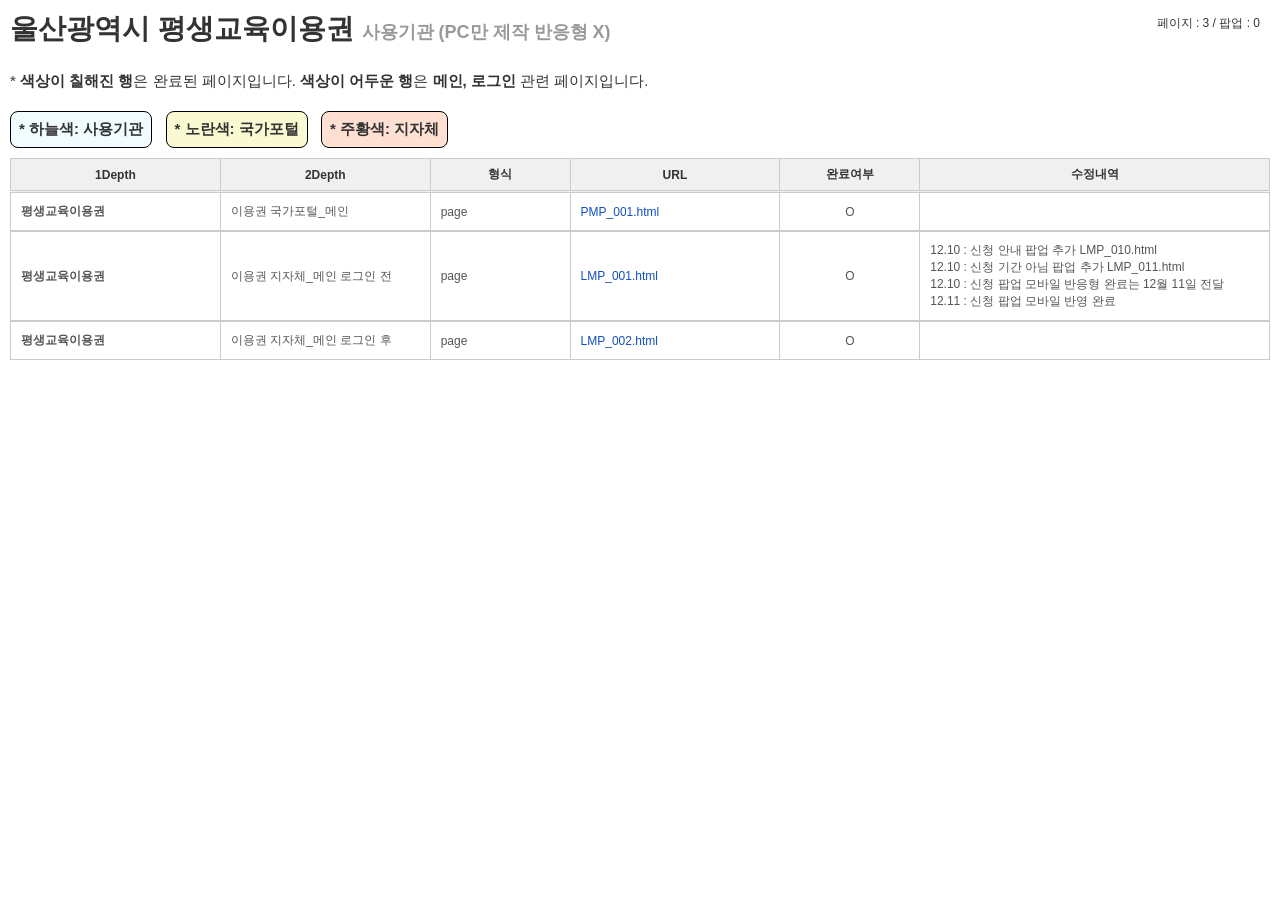
<file: work/index.html>
<!DOCTYPE html>
<html lang="ko">

<head>
  <title>울산광역시 평생교육이용권</title>
  <meta charset="utf-8">
  <script src="https://code.jquery.com/jquery-3.6.0.js" integrity="sha256-H+K7U5CnXl1h5ywQfKtSj8PCmoN9aaq30gDh27Xc0jk=" crossorigin="anonymous"></script>
  <style type="text/css">
    * { margin: 0; padding: 0 } 
    ol, ul, li { margin: 0; padding: 0; list-style: none } 
    a { color: #555; text-decoration: none } 
    a:hover { text-decoration: underline } 
    body { font-family: "맑은고딕", Malgun Gothic, Doutm, Tahoma, sans-serif; -webkit-text-size-adjust: none; font-size: 12px; color: #333 } 
    h1 { padding: 10px; border-bottom: 1px solid #ddd; font-size: 24px } 
    h2 { font-size: 20px}
    .cont { margin: 10px}
    button { border: 0; background: none; height: auto; cursor: pointer}
    /* 테이블 기본 스타일 */
    table.file_lst { table-layout: fixed; border-collapse: collapse; width: 100%; margin: 10px 0; border-bottom: 1px solid #ccc}
    table.file_lst tr.line { border-top: 2px solid #ccc}
    /* 완료 처리 */
    table.file_lst tr.done { background: rgb(241, 252, 255); } 
    table.file_lst tr.done.main { filter: brightness(92%); } 
    table.file_lst tr.done.main td:nth-child(2) {font-weight: 700;}
    table.file_lst tr.done.popup { background: rgb(212, 228, 212); } 
    /* 국가포털용 */
    table.file_lst tr.done.p { background: lightgoldenrodyellow; } 
    /* 지자체 구분 */
    table.file_lst tr.done.l { background: rgb(255, 224, 211); } 
    table.file_lst thead th { padding: 7px 5px; background-color: #f0f0f0; border: 1px solid #ccc; border-bottom: double #ccc; white-space: nowrap}
    table.file_lst tbody th { padding: 10px; border: 1px solid #ccc; color: #555; text-align: left}
    table.file_lst tbody td { padding: 10px; border: 1px solid #ccc; color: #555}
    table.file_lst td a { display: block; color: #114fc1}
    table.file_lst td span { color: red}
    table.file_lst .line { border-top: 2px solid #ccc}
    table.file_lst .date { font-family: Tahoma; color: #999}
    .ac { text-align: center}
    .count-info { position: absolute; right: 20px; top: 15px; } 
    /* 상단 컬러 정보 */
    .color-info {margin-top: 20px;}
    .color-info p {padding: 8px; border-radius: 8px; border: 1px solid black;}
    .color-info p + p {margin-left: 10px;}
  </style>

</head>

<body>
  <div class="cont">
    <h2 style="font-size: 28px;">울산광역시 평생교육이용권 <span style="color: #999!important; font-size: 18px!important;">사용기관 (PC만 제작 반응형 X)</span></h2>
    <p style="margin-top: 24px; font-size: 15px;">* <b>색상이 칠해진 행</b>은 완료된 페이지입니다. <b>색상이 어두운 행</b>은 <b>메인, 로그인</b> 관련 페이지입니다.</p>
    <div class="color-info">
      <p style="background-color: rgb(241, 252, 255); font-size: 15px; display: inline-block; font-weight: 700;">* 하늘색: 사용기관</p>
      <p style="background-color: lightgoldenrodyellow; font-size: 15px; display: inline-block; font-weight: 700;">* 노란색: 국가포털</p>
      <p style="background-color:  rgb(255, 224, 211); font-size: 15px; display: inline-block; font-weight: 700;">* 주황색: 지자체</p>
    </div>
    <span class="count-info">
      <span class="page">페이지 : <span></span></span>
      <span>/</span>
      <span class="popup">팝업 : <span></span></span>
    </span>
    <table class="file_lst">
      <colgroup>
        <col width="15%" />
        <col width="15%" />
        <col width="10%" />
        <col width="15%" />
        <col width="10%" />
        <col width="25%" />
      </colgroup>
      <thead>
        <tr>
          <th>1Depth</th>
          <th>2Depth</th>
          <th>형식</th>
          <th>URL</th>
          <th>완료여부</th>
          <th>수정내역</th>
        </tr>
      </thead>
      <tbody>
        <!-- 국가 포털 -->
        <tr class="line p main">
          <th>평생교육이용권</th>
          <td>이용권 국가포털_메인</td>
          <td>page</td>
          <td><a href="./PMP_001.html" target="blank">PMP_001.html</a></td>
          <td class="ac">O</td>
          <td></td>
        </tr>
        <!-- 지자체 -->
        <tr class="line l main">
          <th>평생교육이용권</th>
          <td>이용권 지자체_메인 로그인 전</td>
          <td>page</td>
          <td><a href="./LMP_001.html" target="blank">LMP_001.html</a></td>
          <td class="ac">O</td>
          <td>
            12.10 : 신청 안내 팝업 추가 LMP_010.html <br>
            12.10 : 신청 기간 아님 팝업 추가 LMP_011.html <br>
            12.10 : 신청 팝업 모바일 반응형 완료는 12월 11일 전달 <br>
            12.11 : 신청 팝업 모바일 반영 완료
          </td>
        </tr>
        <tr class="line l main">
          <th>평생교육이용권</th>
          <td>이용권 지자체_메인 로그인 후</td>
          <td>page</td>
          <td><a href="./LMP_002.html" target="blank">LMP_002.html</a></td>
          <td class="ac">O</td>
          <td></td>
        </tr>
      </tbody>
    </table>
  </div>

  <script>
    $(function() {
      $(".main-tab .tab").each(function(i) {
        $(this).on("click", function() {
          $(".main-tab .tab").removeClass("act");
          $(this).addClass("act");
          $(".main-con").hide();
          $(".main-con").eq(i).show();
        });
      });
      $(".main-tab .tab").eq(0).trigger("click");
      $(".tab-area .tab").each(function(i) {
        $(this).on("click", function() {
          $(".tab-area .tab").removeClass("act");
          $(this).addClass("act");
          $(".tab-con").hide();
          $(".tab-con").eq(i).show();
        });
      });
      $(".tab-area2 .tab").each(function(i) {
        $(this).on("click", function() {
          $(".tab-area2 .tab").removeClass("act");
          $(this).addClass("act");
          $(".tab-con2").hide();
          $(".tab-con2").eq(i).show();
        });
      });
      $(".tab-area .tab").eq(0).trigger("click");
      $(".tab-area2 .tab").eq(0).trigger("click");
      var pageNum = 0;
      var popupNum = 0;
      $(".file_lst tbody tr").each(function() {
        var text = $(this).find('td').eq(1).text();
        if (text.indexOf('page') >= 0) {
          pageNum++;
        }
        if (text.indexOf('popup') >= 0) {
          popupNum++;
        }
      });
      $('.count-info .page span').text(pageNum);
      $('.count-info .popup span').text(popupNum);
    });
  </script>

</body>

</html>
</file>
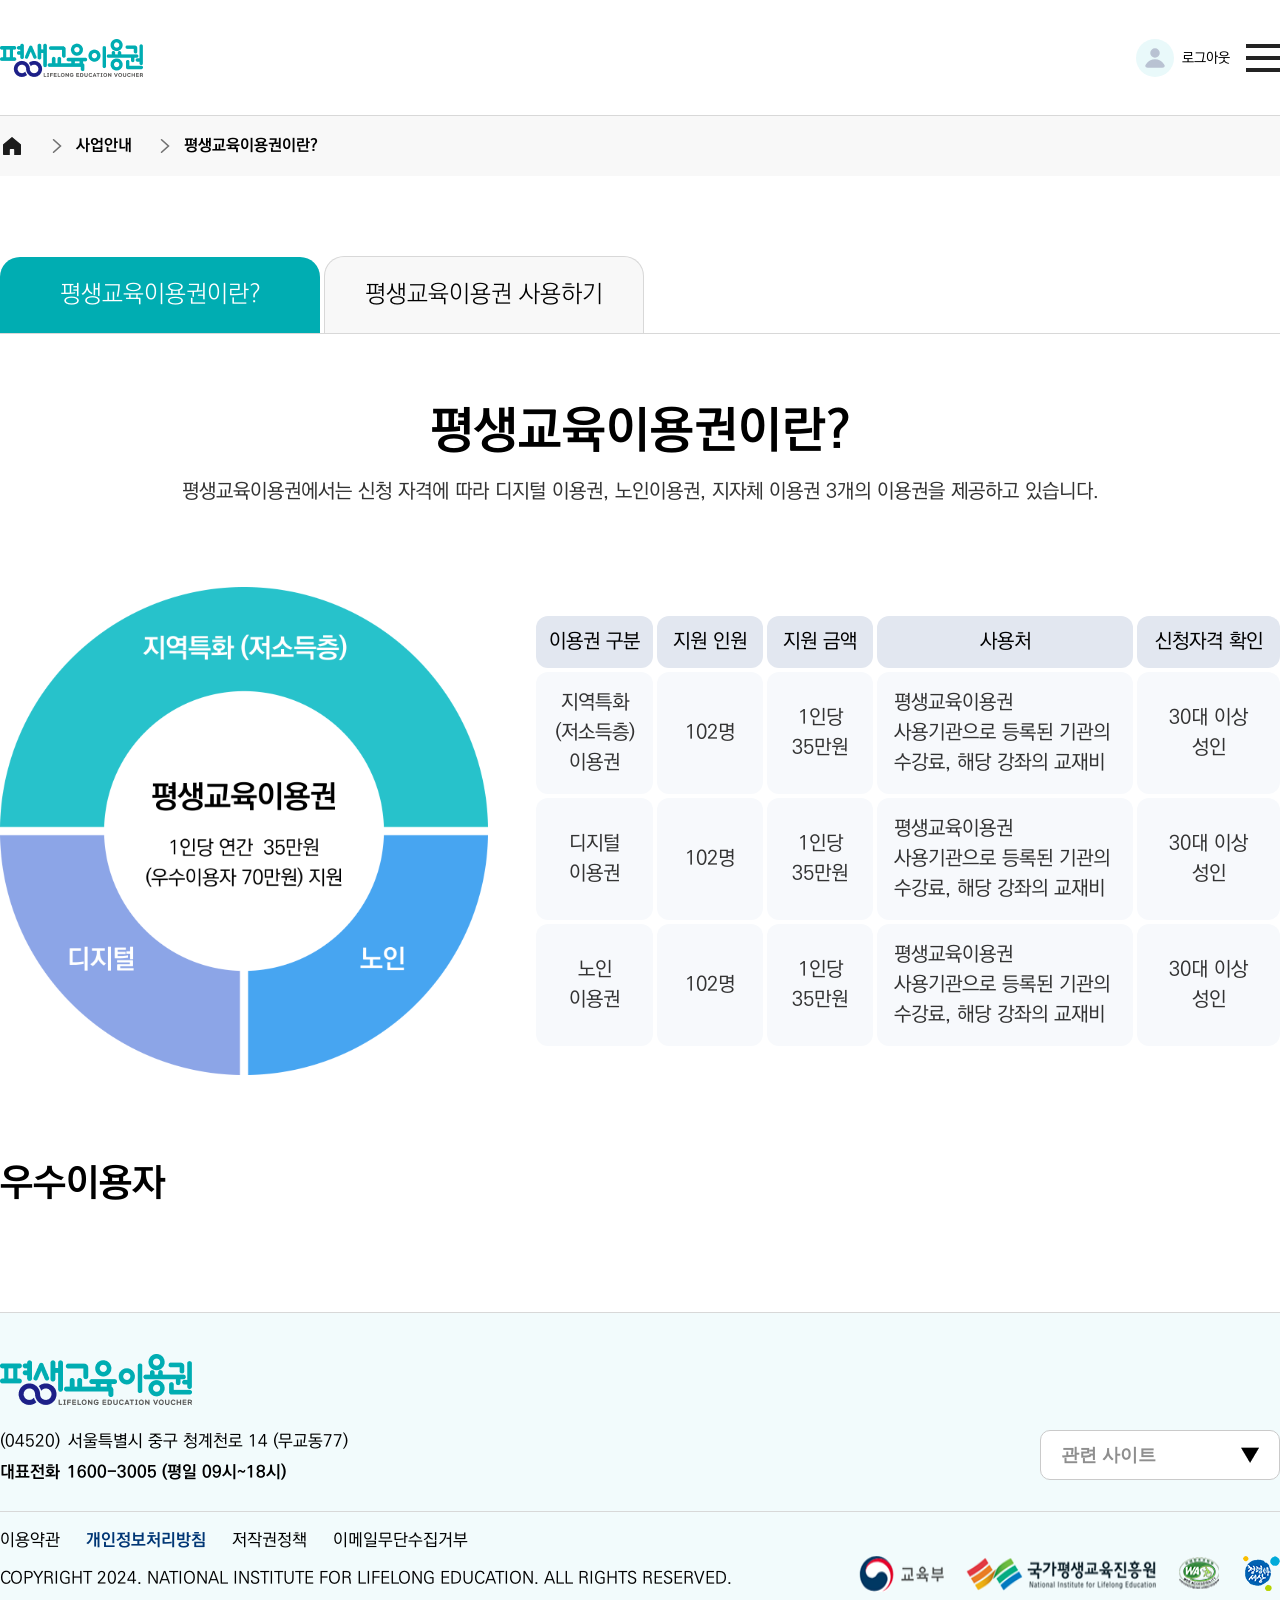
<file: work/IGP_001.html>
<!DOCTYPE html>
<html lang="ko">

<head>
    <meta charset="UTF-8">
    <meta name="viewport" content="width=device-width, initial-scale=1">
    <!-- css js inject -->
    <link rel="stylesheet" href="../css/biz2/reset.css">
    <link rel="stylesheet" href="../css/biz2/common.css">
    <link rel="stylesheet" href="../css/biz2/layout.css">
    <link rel="stylesheet" href="../css/biz2/main.css">
    <link rel="stylesheet" href="../css/biz2/style.css">
    <link rel="stylesheet" href="../css/biz2/swiper-bundle.min.css" />
    <script src="../js/biz2/jquery.1.8.2.min.js"></script>
    <script src="../js/biz2/swiper-bundle.min.js"></script>
    <script src="../js/biz2/script.js"></script>
    <title>울산광역시 평생교육이용권</title>
</head>

<body>
    <header>
        <div class="logo-area">
            <a href="IMP_002.html">
                <img src="../images/biz2/header_logo_2.png" alt="울산광역시">
            </a>
        </div>
        <div class="menu-area">
            <!-- 로그인 시 -->
            <a href="#" class="log-info">
                <img src="../images/biz2/ico/ico_loguser.svg" alt="로그인 유저 아이콘, 로그아웃 아이콘">
                <span class="log-info-txt">로그아웃</span>
            </a>
            <button class="open-btn">
                <span class="blind">메뉴 열기</span>
            </button>
            <div class="menu-box">
                <ul class="link-group login">
                    <li>
                        <span class="tit">사업안내</span>
                        <div class="link-item">
                            <a href="IGP_001.html">평생교육이용권이란?</a>
                            <a href="IGP_001.html">평생교육이용권 사용하기</a>
                        </div>
                    </li>
                    <li>
                        <span class="tit">이용권 사용기관</span>
                        <div class="link-item">
                            <a href="ILP_001.html">사용기관 신청</a>
                            <a href="IIP_800.html">사용기관 신청 현황</a>
                            <a class="hidden" href="#">이용권 사용내역</a>
                            <a href="#">교육결과 관리</a>
                            <a class="hidden" href="#">교육과정 정보</a>
                            <a class="hidden" href="#">학습자 정보</a>
                            <a href="IIP_400.html">기관 정보 수정</a>
                            <a class="hidden" href="#">사용기관 연수</a>
                        </div>
                    </li>
                    <li>
                        <span class="tit">게시판</span>
                        <div class="link-item">
                            <a href="IIP_001.html">공지사항</a>
                            <a href="INP_100.html">자료실</a>
                            <a href="INP_200.html">자주하는질문</a>
                            <a href="INP_200.html">질의응답</a>
                        </div>
                    </li>
                </ul>
                <button class="close-btn">
                    <span class="blind">메뉴 닫기</span>
                </button>
            </div>
        </div>
    </header>
    <div class="top-location">
        <div class="top-location-area wrap">
            <span class="home"><span class="blind">홈</span></span>
            <div class="location-box">
                <span class="arrow">사업안내</span>
                <span class="arrow">평생교육이용권이란?</span>
            </div>
        </div>
    </div>
    <div class="container wrap">
        <div class="tab-area">
            <ul class="tab-list">
                <li role="tab" aria-selected="true" aria-controls="tab-1" data-tab="tab-1">
                    <a href="#tab-1">평생교육이용권이란?</a>
                </li>
                <li role="tab" aria-selected="false" aria-controls="tab-2" data-tab="tab-2" >
                    <a href="#tab-2">평생교육이용권 사용하기</a>
                </li>
            </ul>
            <div class="tab-conts-wrap">
                <div id="tab-1" role="tab-panel" class="tab-cont">
                    <div class="page-header">
                        <h2 class="page-header-tit">평생교육이용권이란?</h2>
                        <p class="page-header-desc">평생교육이용권에서는 신청 자격에 따라 디지털 이용권, 노인이용권, 지자체 이용권 3개의 이용권을 제공하고 있습니다.</p>
                    </div>
                    <div class="ticket flex-ac">
                        <img src="./../images/biz2/img/img_graph.png" alt="평생교육이용권 1인당 연간  35만원 (우수이용자 70만원) 지원 그래프">
                        <div class="ticket-desc">
                            <dl class="list01">
                                <dt>이용권 구분</dt>
                                <dd>지역특화 (저소득층) 이용권</dd>
                                <dd>디지털 이용권</dd>
                                <dd>노인 이용권</dd>
                            </dl>
                            <dl class="list02">
                                <dt>지원 인원</dt>
                                <dd>102명</dd>
                                <dd>102명</dd>
                                <dd>102명</dd>
                            </dl>
                            <dl class="list03">
                                <dt>지원 금액</dt>
                                <dd>1인당 35만원</dd>
                                <dd>1인당 35만원</dd>
                                <dd>1인당 35만원</dd>
                            </dl>
                            <dl class="list04">
                                <dt>사용처</dt>
                                <dd class="txt-l">평생교육이용권 사용기관으로 등록된 기관의 수강료, 해당 강좌의 교재비</dd>
                                <dd class="txt-l">평생교육이용권 사용기관으로 등록된 기관의 수강료, 해당 강좌의 교재비</dd>
                                <dd class="txt-l">평생교육이용권 사용기관으로 등록된 기관의 수강료, 해당 강좌의 교재비</dd>
                            </dl>
                            <dl class="list05">
                                <dt>신청자격 확인</dt>
                                <dd>30대 이상 성인</dd>
                                <dd>30대 이상 성인</dd>
                                <dd>30대 이상 성인</dd>
                            </dl>
                        </div>
                    </div>
                    <div class="top-info-group">
                        <h3>우수이용자</h3>
                    </div>
                </div>
                <div id="tab-2" role="tab-panel" class="tab-cont">
                    <div class="page-header">
                        <h2 class="page-header-tit">이용권 사용방법</h2>
                    </div>
                    <div class="use-ticket">
                        <div class="blue-box bg">
                            <div class="top-info-group">
                                <h3>평생교육이용권 사용방법</h3>                            
                            </div>
                            <p class="txt">학습자가 평생교육이용권 카드를 발급 받아<br>
                                온/오프라인으로 평생교육이용권에 등록된 사용기관의 강좌를<br>
                                신청할 수 있습니다.</p>
                        </div>                    
                        <div class="top-info-group">
                            <h3>평생교육이용권 카드 신청</h3>
                        </div>
                        <p class="txt">선정된 이용자는 NH농협체크카드(평생교육희망카드) 발급 신청 필수</p>
                        <p class="txt-muted">※ 카드발급을 위한 NH농협은행 계좌 개설 필요</p>
                        <div class="top-info-group">
                            <h3>카드 발급 방법</h3>
                        </div>
                        <ul class="ordered-list">
                            <li>1. NH농협은행(농ㆍ축협 포함) 영업점 방문
                                <p class="txt-muted">※ 영업점 방문 시, 신분증 및 선정 안내 통지서(문자, 이메일, 서면) 지참</p>
                            </li>
                            <li>2. NH농협카드 홈페이지(card.nonghyup.com)를 통한 온라인 신청
                                <p class="txt-muted">※ 신청 페이지로 바로가려면 NH농협카드 홈페이지 통합 검색에서 "평생교육희망카드" 작성 검색</p>
                            </li>
                        </ul>
                        <div class="top-info-group">
                            <h3>평생교육이용권 사용</h3>
                        </div>
                        <ul class="txt-list">
                            <li>평생교육이용권 카드 사용 기간은 별도 공지 예정</li>
                            <li>공지한 기간 동안 사용하지 않은 금액은 자동 소멸되며, 다음 년도 이월이나 현금 인출 불가</li>
                        </ul>
                        <div class="top-info-group">
                            <h3>이용 가능 기관</h3>
                        </div>
                        <ul class="txt-list">
                            <li>평생교육이용권 사용기관으로 등록된 평생교육기관</li>
                            <li>평생교육이용권 홈페이지에서 지역별 이용 가능한 기관 확인</li>
                        </ul>
                        <div class="top-info-group">
                            <h3>수강료 결제 방법</h3>
                        </div>
                        <ul class="txt-list">
                            <li>평생교육이용권 사용기관 방문 후 현장 결제</li>
                            <li>해당기관 결제시 평생교육이용권 한도 자동 차감</li>
                            <li>온라인 평생교육이용권 사용기관의 경우, 해당 기관 홈페이지에서 결제</li>
                            <li>강좌 수강료가 35만원을 넘을 경우, 초과 비용에 대해서는 본인부담</li>
                            <li>강좌 수강료에 사용하는 것을 원칙으로 하되, 평생교육이용권 사용 강좌의 교재비에 한하여 사용 가능
                                <p class="txt-muted">※ 해당 연도 개설(시작)강좌에 사용할 수 있으며, 본인 사용 및 본인 수강 원칙(유아, 어린이 등 만19세 미만 대상 강좌 사용 불가)</p>
                                <p class="txt-muted">※ 교재 단독 결제 및 재료비 사용 불가, 유무선 전자 통신기기 등 구매 불가(패키지 및 사은품을 통한 제공 포함)</p>
                            </li>
                        </ul>
                        <div class="top-info-group">
                            <h3>수강료 결제 기간</h3>
                        </div>
                        <ul class="txt-list">
                            <li>평생교육희망카드 발급 이후 국가평생교육진흥원에서 공지하는 날까지</li>
                            <li>기간 내 미사용 금액은 자동소멸되며, 다음 연도 이월이나 현금일출 불가</li>
                        </ul>
                        <div class="top-info-group">
                            <h3>이용절차</h3>
                        </div>
                        <div class="blue-box">
                            <ul class="order">
                                <li>
                                    <img src="../images/biz2/img/img_order01.png" alt="">1. 평생교육이용권 신청
                                </li>
                                <li class="arrow"><img src="../images/biz2/ico/ico_arrow.svg" alt="다음"></li>
                                <li>
                                    <img src="../images/biz2/img/img_order02.png" alt="">2. 자격심사
                                </li>
                                <li class="arrow"><img src="../images/biz2/ico/ico_arrow.svg" alt="다음"></li>
                                <li>
                                    <img src="../images/biz2/img/img_order03.png" alt="">3. 이용자 선정
                                </li>
                                <li class="arrow"><img src="../images/biz2/ico/ico_arrow.svg" alt="다음"></li>
                                <li>
                                    <img src="../images/biz2/img/img_order04.png" alt="">4. 카드 발급 신청, 수령
                                </li>
                            </ul>
                            <ul class="order">
                                <li>        
                                    <img src="../images/biz2/img/img_order05.png" alt="">5. 평생교육이용권<br>
                                    사용기관 및 강좌 검색
                                </li>
                                <li class="arrow"><img src="../images/biz2/ico/ico_arrow.svg" alt="다음"></li>
                                <li>
                                    <img src="../images/biz2/img/img_order06.png" alt="">6. 강좌 신청 및 수강
                                </li>
                                <li class="arrow"><img src="../images/biz2/ico/ico_arrow.svg" alt="다음"></li>
                                <li>
                                    <img src="../images/biz2/img/img_order07.png" alt="">7. 수강 결과 확인
                                </li>
                                <li class="arrow"><img src="../images/biz2/ico/ico_arrow.svg" alt="다음"></li>
                                <li>
                                    <img src="../images/biz2/img/img_order08.png" alt="">8. 이용 완료!
                                </li>
                            </ul>
                        </div>
                        <div class="top-info-group">
                            <h3>이용권 이용 준수사항</h3>
                        </div>
                        <div class="border-box">                            
                            <p>
                                평생교육이용권 이용자 준수사항을 위반할 경우, 평생교육법 제16조의3(평생교육이용권의 사용 등), 동법 제45조의3(벌칙) 등 관련
                                법에 따른 처벌, 평생교육이용권 사용 중지, 부정사용액 등 회수 또는 환수가 이루어지며, 차년도 사업참여가 제한될 수 있습니다.</p>
                        </div>
                        <div class="top-info-group">
                            <h3>평생교육이용권 사용</h3>
                        </div>
                        <ul class="use-edu voucher">
                            <li>
                                <img src="../images/biz2/img/img_terms01.png" alt="">
                                <div class="txt-area">
                                    <p class="txt">평생교육이용권은 <span class="color-blue">사용기관으로 등록된 교육기관에서 개설하는 교육강좌 수강료*와 해당 강좌에 필요한 교재비**에 사용</span>할 수 있습니다.</p>
                                    <p class="txt-muted">※ 2024년에 개설(시작)하는 평생교육 강좌에 한해 결제할 수 있으며, 유아·아동 및 청소년 대상 강좌에는 이용이 불가합니다.</p>
                                    <p class="txt-muted">※ 강좌를 수강하지 않고 교재만 구매할 수 없습니다. 또한 수강에 필요한 교재비 사용 시 수강료와 함께 결제해야 합니다.</p>
                                </div>
                            </li>
                            <li>
                                <img src="../images/biz2/img/img_terms02.png" alt="">
                                <div class="txt-area">
                                    <p class="txt">평생교육이용권은 <span class="color-blue">24년 8월 30일(금)까지 결제 가능</span>하며, 기간 내 미사용액은 추가 사용 및 이월 불가합니다.</p>
                                    <p class="txt-muted">※ 평생교육희망카드 결제 가능 기간은 사업 운영 상황에 따라 변경될 수 있습니다.</p>
                                    <p class="txt-muted">※ 결제마감일이 임박해 카드 취소(환불) 시, 한도 복원에 2~5일이 소요되므로, 이용권을 사용하지 못하는 상황이 발생할 수 있습니다.</p>
                                </div>                                
                            </li>
                            <li>
                                <img src="../images/biz2/img/img_terms03.png" alt="">
                                <div class="txt-area">
                                    <p class="txt">평생교육이용권으로 <span class="color-blue">결제한 교육강좌는 80% 이상 수강</span>을 권고드립니다.</p>
                                    <p class="txt-muted">※ 평생교육이용권으로 이용한 교육강좌의 이수 여부는 사용기관에서 등록·관리합니다.</p>
                                    <p class="txt-muted">※ 이수 기준 및 입력 관련 사항은 사용기관에 문의하여 주시기 바랍니다.</p>
                                </div>
                            </li>
                        </ul>
                        <div class="top-info-group">
                            <h3>평생교육이용권 이용자 준수사항</h3>
                        </div>
                        <ul class="use-edu ordered-list">
                            <li>
                                <img src="../images/biz2/img/img_user01.png" alt="">
                                <div class="txt-area">
                                    <p class="txt">1. 평생교육이용권은 이용자 본인만 사용할 수 있으며, 가족(배우자, 자녀 포함)을 포함한 제 3자에게 판매·양도·대여할 수 없습니다.</p>
                                    <p class="txt-muted">※ 해당 연도 개설(시작)강좌에 사용할 수 있으며, 본인 사용 및 본인 수강 원칙(유아, 어린이 등 만19세 미만 대상 강좌 사용 불가)</p>
                                    <p class="txt-muted">※ 교재 단독 결제 및 재료비 사용 불가, 유무선 전자 통신기기 등 구매 불가(패키지 및 사은품을 통한 제공 포함)</p>
                                </div>
                            </li>
                            <li>
                                <img src="../images/biz2/img/img_user02.png" alt="">
                                <div class="txt-area">
                                    <p class="txt">2. 평생교육강좌 수강 이외에 다른 목적으로 부당하게 평생교육이용권을 사용해서는 안됩니다.</p>
                                    <p class="txt-muted">※ 유아 및 어린이, 청소년 등 만 19세 미만 대상 강좌는 수강하실 수 없습니다(부모 동반 포함).</p>
                                    <p class="txt-muted">※ 재료비는 이용권으로 결제할 수 없습니다.</p>
                                    <p class="txt-muted">※ 유·무선 전자·통신 기기 구매(패키지 및 사은품 등을 통한 제공 포함), 전자교재(PDF, e-book)는 불가합니다.</p>
                                    <p class="txt-muted">※ 기타 물품, 입회비, 가입비, 자격증 응시/발급료, 검정료, 보험료, 택배비, 각종 수수료 등에는 사용이 불가합니다.</p>
                                    <p class="txt-muted">※ 구매 불가한 내역의 결제행위에 대한 책임은 이용자 본인에게 있습니다.</p>
                                </div>                                
                            </li>
                            <li>
                                <img src="../images/biz2/img/img_user03.png" alt="">
                                <div class="txt-area">
                                    <p class="txt">3. 평생교육이용권을 사용할 때, 평생교육강좌 수강을 대신하여 대가성 있는 금전, 물품 등을 제공자로부터 받아서는 안 됩니다</p>
                                    <p class="txt-muted">※ 평생교육이용권 환불은 ‘평생교육희망카드’의 카드(전체·부분) 취소로 가능하며, 환불 금액을 현금 또는 물품으로 지급 받아서는 안 됩니다.</p>
                                </div>
                            </li>
                        </ul>
                        <div class="top-info-group">
                            <h3>평생교육법</h3>
                        </div>
                        <div class="border-box">                            
                            <strong>제16조의3(평생교육이용권의 사용 등)</strong>
                            <ul class="ordered-list">
                                <li>③ 누구든지 평생교육이용권을 판매ㆍ대여하거나 부정한 방법으로 사용하여서는 아니 된다.</li>
                                <li>④ 국가 및 지방자치단체는 이용자가 평생교육이용권을 판매ㆍ대여하거나 부정한 방법으로 사용한 경우에는 그 평생교육이용권을 회수하거나 평생교육이용권 기재금액에 상당하는 금액의 전부 또는 일부를 환수할 수 있다.</li>
                            </ul>
                        </div>
                        <div class="border-box">                            
                            <strong>제45조의3(벌칙)</strong>
                            <p>다음 각 호의 어느 하나에 해당하는 자는 1년 이하의 징역 또는 1천만원 이하의 벌금에 처한다.<개정 2021. 6. 8.></p>
                            <ul class="ordered-list">
                                <li>1. 거짓 또는 그 밖의 부정한 방법으로 평생교육이용권을 발급받거나 다른 사람으로 하여금 평생교육이용권을 발급받게 한 자</li>
                                <li>2. 제16조의3제3항을 위반하여 평생교육이용권을 판매ㆍ대여하거나 부정한 방법으로 사용한 자</li>
                            </ul>
                        </div>
                    </div>
                </div>
            </div>
        </div>
    </div>
    <footer class="wrap">
        <div class="info-content">
            <span class="footer-logo"><span class="blind">평생교육이용권</span></span>
            <address>
                <span class="txt"><span>(04520)</span><span>서울특별시 중구 청계천로 14 (무교동77)</span></span>
                <span class="tel"><span>대표전화</span><span>1600-3005 (평일 09시~18시)</span></span>
            </address>
            <select class="ui-select" title="관련 사이트 선택">
                <option value="#">관련 사이트</option>
            </select>
            <div class="link-area">
                <div class="link-box">
                    <a href="#">이용약관</a>
                    <a href="#" class="on">개인정보처리방침</a>
                    <a href="#">저작권정책</a>
                    <a href="#">이메일무단수집거부</a>
                </div>
                <span class="copy">
                    COPYRIGHT 2024. NATIONAL INSTITUTE FOR LIFELONG EDUCATION. ALL RIGHTS
                    RESERVED.
                </span>
                <div class="support-box">
                    <img src="../images/biz2/footer_link_1.png" alt="교육부">
                    <img src="../images/biz2/footer_link_2.png" alt="국가평생교육진흥원">
                    <img src="../images/biz2/footer_link_3.png" alt="wa">
                    <img src="../images/biz2/footer_link_4.png" alt="청렴세상">
                </div>
            </div>
        </div>
    </footer>
</body>

</html>
</file>
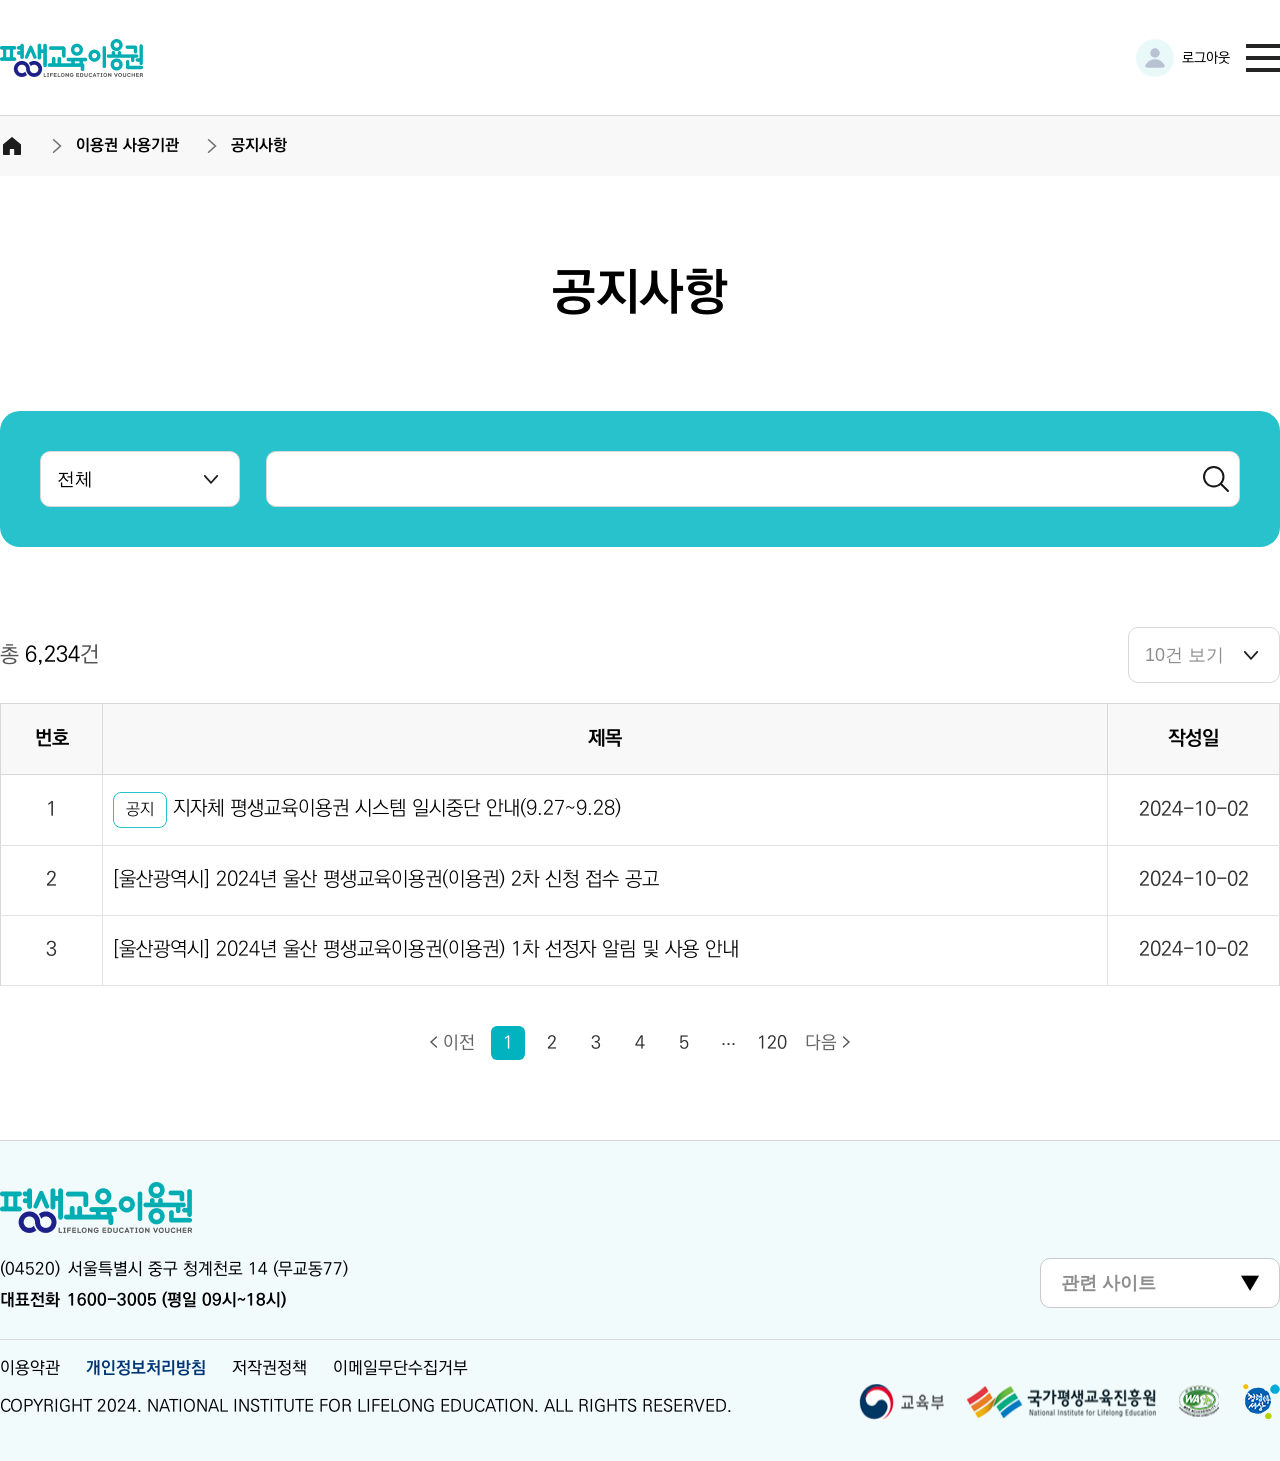
<file: work/IIP_001.html>
<!DOCTYPE html>
<html lang="ko">

<head>
    <meta charset="UTF-8">
    <meta name="viewport" content="width=device-width, initial-scale=1">
    <!-- css js inject -->
    <link rel="stylesheet" href="../css/biz2/reset.css">
    <link rel="stylesheet" href="../css/biz2/common.css">
    <link rel="stylesheet" href="../css/biz2/layout.css">
    <link rel="stylesheet" href="../css/biz2/main.css">
    <link rel="stylesheet" href="../css/biz2/style.css">
    <link rel="stylesheet" href="../css/biz2/swiper-bundle.min.css">
    <script src="../js/biz2/jquery.1.8.2.min.js"></script>
    <script src="../js/biz2/swiper-bundle.min.js"></script>
    <script src="../js/biz2/script.js"></script>
    <title>울산광역시 평생교육이용권</title>
</head>

<body>
    <header>
        <div class="logo-area">
            <a href="IMP_002.html">
                <img src="../images/biz2/header_logo_2.png" alt="울산광역시">
            </a>
        </div>
        <div class="menu-area">
            <!-- 로그인 시 -->
            <a href="#" class="log-info">
                <img src="../images/biz2/ico/ico_loguser.svg" alt="로그인 유저 아이콘, 로그아웃 아이콘">
                <span class="log-info-txt">로그아웃</span>
            </a>
            <button class="open-btn">
                <span class="blind">메뉴 열기</span>
            </button>
            <div class="menu-box">
                <ul class="link-group login">
                    <li>
                        <span class="tit">사업안내</span>
                        <div class="link-item">
                            <a href="IGP_001.html">평생교육이용권이란?</a>
                            <a href="IGP_001.html">평생교육이용권 사용하기</a>
                        </div>
                    </li>
                    <li>
                        <span class="tit">이용권 사용기관</span>
                        <div class="link-item">
                            <a href="ILP_001.html">사용기관 신청</a>
                            <a href="IIP_800.html">사용기관 신청 현황</a>
                            <a class="hidden" href="#">이용권 사용내역</a>
                            <a href="#">교육결과 관리</a>
                            <a class="hidden" href="#">교육과정 정보</a>
                            <a class="hidden" href="#">학습자 정보</a>
                            <a href="IIP_400.html">기관 정보 수정</a>
                            <a class="hidden" href="#">사용기관 연수</a>
                        </div>
                    </li>
                    <li>
                        <span class="tit">게시판</span>
                        <div class="link-item">
                            <a href="IIP_001.html">공지사항</a>
                            <a href="INP_100.html">자료실</a>
                            <a href="INP_200.html">자주하는질문</a>
                            <a href="INP_200.html">질의응답</a>
                        </div>
                    </li>
                </ul>
                <button class="close-btn">
                    <span class="blind">메뉴 닫기</span>
                </button>
            </div>
        </div>
    </header>
    <div class="top-location">
        <div class="top-location-area wrap">
            <span class="home"><span class="blind">홈</span></span>
            <div class="location-box">
                <span class="arrow">이용권 사용기관</span>
                <span class="arrow">공지사항</span>
            </div>
        </div>
    </div>
    <div class="container wrap">
        <div class="page-header">
            <h2 class="page-header-tit">공지사항</h2>
        </div>        
        <div class="contents">
            <div class="search-area">
                <div class="flex-ac">
                    <label for="select-box" class="blind">검색조건 선택</label>
                    <select id="select-box" class="ui-select">
                        <option value="1">전체</option>
                        <option value="1">제목</option>
                        <option value="1">내용</option>
                    </select>
                    <div class="search-input">
                        <label for="search-bar" class="blind"> 공지사항 검색어 입력</label>
                        <input type="text" id="search-bar">
                        <button type="button" class="btn-search">검색</button>
                    </div>
                </div>
            </div>
            <div class="top-info-group">
                <p class="top-info-group-data">총 <strong>6,234</strong>건</p>
                <label for="select-view" class="blind">노출 조건 선택</label>
                <select id="select-view">
                    <option value="1">10건 보기</option>
                    <option value="2">20건 보기</option>
                    <option value="3">30건 보기</option>
                </select>
            </div>
            <div class="com-view-table">
                <table>
                    <caption>공지사항 안내 테이블</caption>
                    <colgroup>
                        <col style="width: 102px;">
                        <col>
                        <col style="width: 172px;">
                    </colgroup>
                    <thead>
                        <tr>
                            <th>번호</th>
                            <th>제목</th>
                            <th>작성일</th>
                        </tr>
                    </thead>
                    <tbody>
                        <tr>
                            <td>1</td>
                            <td class="txt-l">
                                <a href="#" class="com-view-title"><span class="table-label">공지</span> 지자체 평생교육이용권 시스템 일시중단 안내(9.27~9.28)</a>
                            </td>
                            <td>2024-10-02</td>
                        </tr>
                        <tr>
                            <td>2</td>
                            <td class="txt-l"><a href="#" class="com-view-title">[울산광역시] 2024년 울산 평생교육이용권(이용권) 2차 신청 접수 공고</a></td>
                            <td>2024-10-02</td>
                        </tr>
                        <tr>
                            <td>3</td>
                            <td class="txt-l"><a href="#" class="com-view-title">[울산광역시] 2024년 울산 평생교육이용권(이용권) 1차 선정자 알림 및 사용 안내</a></td>
                            <td>2024-10-02</td>
                        </tr>
                    </tbody>
                </table>
            </div>
            <div class="com-paging">
                <button class="prev">이전</button>
                <button class="on">1</button>
                <button>2</button>
                <button>3</button>
                <button>4</button>
                <button>5</button>
                <span class="empty">...</span>
                <button>120</button>
                <button class="next">다음</button>
            </div>
        </div>
    </div>
    <footer class="wrap">
        <div class="info-content">
            <span class="footer-logo"><span class="blind">평생교육이용권</span></span>
            <address>
                <span class="txt"><span>(04520)</span><span>서울특별시 중구 청계천로 14 (무교동77)</span></span>
                <span class="tel"><span>대표전화</span><span>1600-3005 (평일 09시~18시)</span></span>
            </address>
            <select class="ui-select" title="관련 사이트 선택">
                <option value="#">관련 사이트</option>
            </select>
            <div class="link-area">
                <div class="link-box">
                    <a href="#">이용약관</a>
                    <a href="#" class="on">개인정보처리방침</a>
                    <a href="#">저작권정책</a>
                    <a href="#">이메일무단수집거부</a>
                </div>
                <span class="copy">
                    COPYRIGHT 2024. NATIONAL INSTITUTE FOR LIFELONG EDUCATION. ALL RIGHTS
                    RESERVED.
                </span>
                <div class="support-box">
                    <img src="../images/biz2/footer_link_1.png" alt="교육부">
                    <img src="../images/biz2/footer_link_2.png" alt="국가평생교육진흥원">
                    <img src="../images/biz2/footer_link_3.png" alt="wa">
                    <img src="../images/biz2/footer_link_4.png" alt="청렴세상">
                </div>
            </div>
        </div>
    </footer>
</body>
</html>
</file>
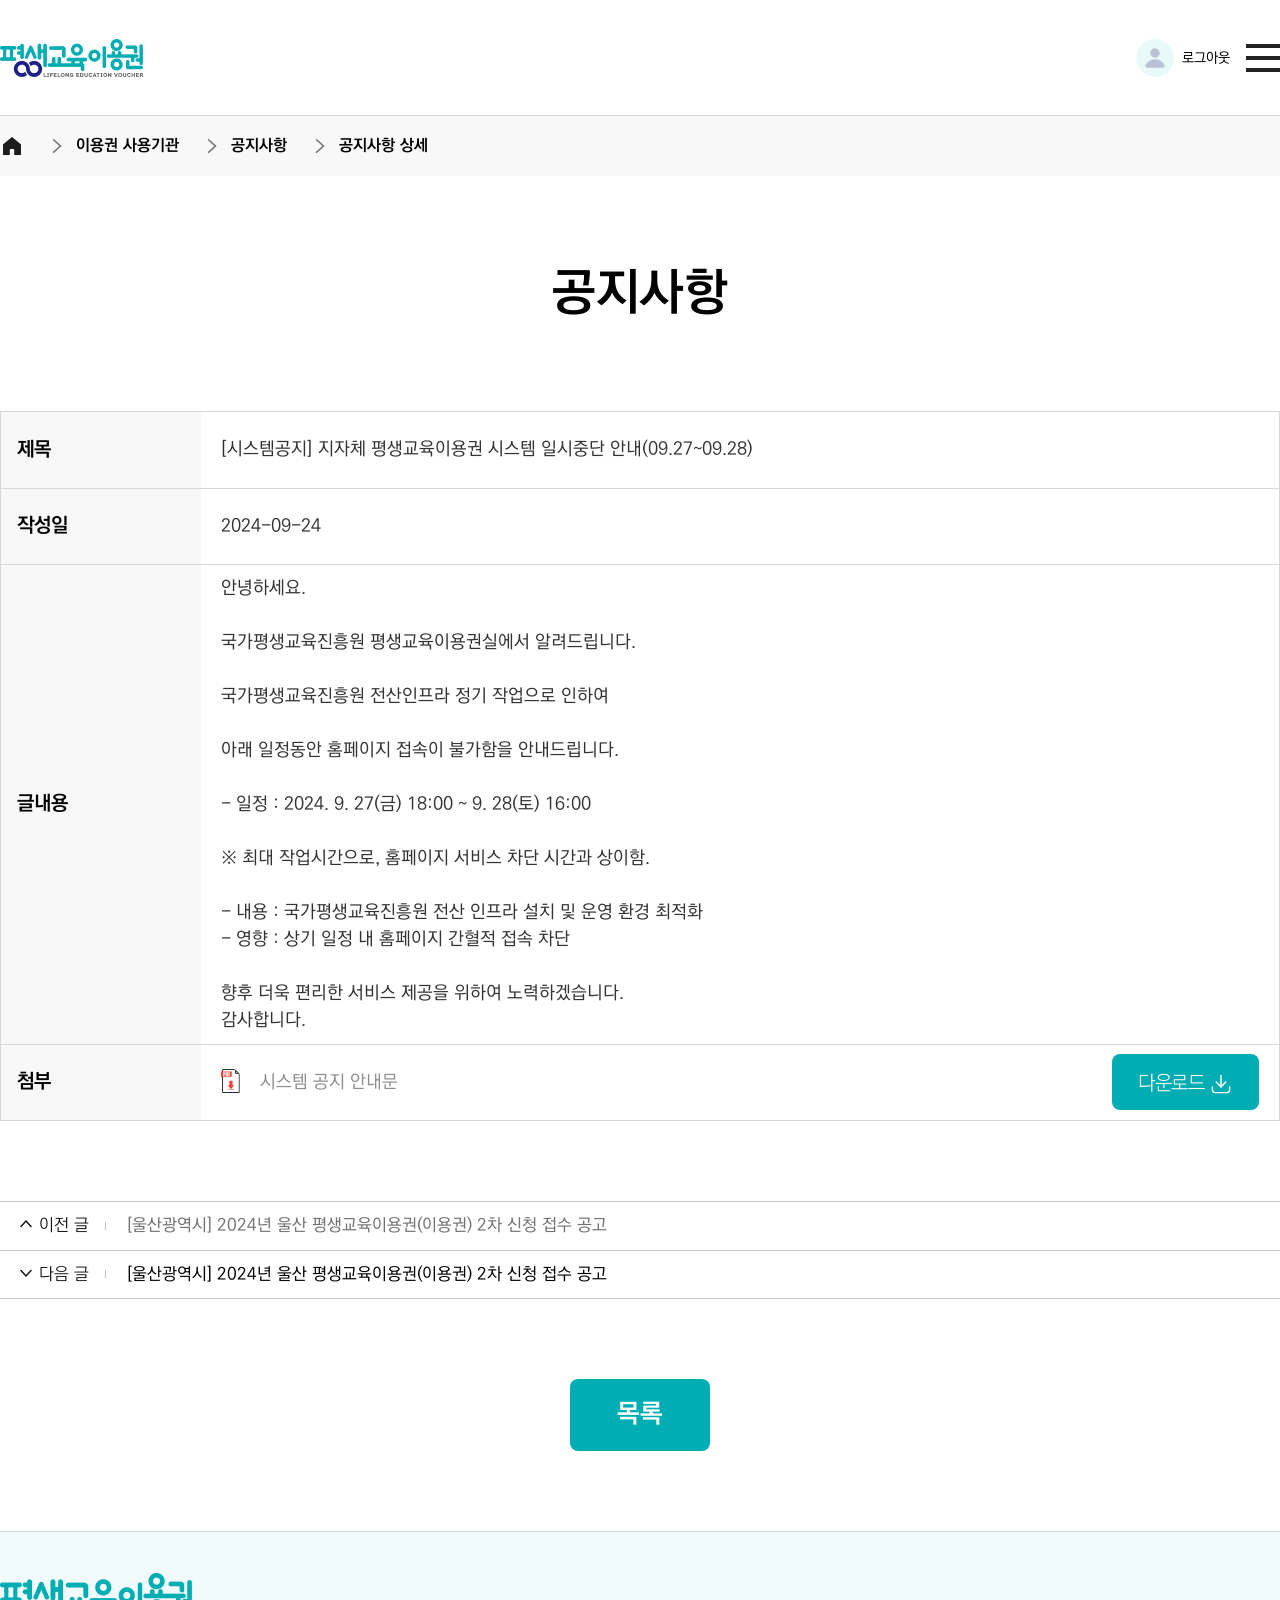
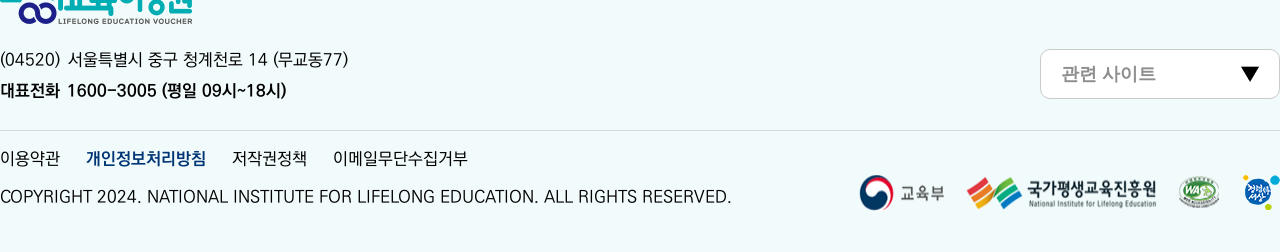
<file: work/IIP_002.html>
<!DOCTYPE html>
<html lang="ko">

<head>
    <meta charset="UTF-8">
    <meta name="viewport" content="width=device-width, initial-scale=1">
    <!-- css js inject -->
    <link rel="stylesheet" href="../css/biz2/reset.css">
    <link rel="stylesheet" href="../css/biz2/common.css">
    <link rel="stylesheet" href="../css/biz2/layout.css">
    <link rel="stylesheet" href="../css/biz2/main.css">
    <link rel="stylesheet" href="../css/biz2/style.css">
    <link rel="stylesheet" href="../css/biz2/swiper-bundle.min.css">
    <script src="../js/biz2/jquery.1.8.2.min.js"></script>
    <script src="../js/biz2/swiper-bundle.min.js"></script>
    <script src="../js/biz2/script.js"></script>
    <title>울산광역시 평생교육이용권</title>
</head>
<body>
    <header>
        <div class="logo-area">
            <a href="IMP_002.html">
                <img src="../images/biz2/header_logo_2.png" alt="울산광역시">
            </a>
        </div>
        <div class="menu-area">
            <!-- 로그인 시 -->
            <a href="#" class="log-info">
                <img src="../images/biz2/ico/ico_loguser.svg" alt="로그인 유저 아이콘, 로그아웃 아이콘">
                <span class="log-info-txt">로그아웃</span>
            </a>
            <button class="open-btn">
                <span class="blind">메뉴 열기</span>
            </button>
            <div class="menu-box">
                <ul class="link-group login">
                    <li>
                        <span class="tit">사업안내</span>
                        <div class="link-item">
                            <a href="IGP_001.html">평생교육이용권이란?</a>
                            <a href="IGP_001.html">평생교육이용권 사용하기</a>
                        </div>
                    </li>
                    <li>
                        <span class="tit">이용권 사용기관</span>
                        <div class="link-item">
                            <a href="ILP_001.html">사용기관 신청</a>
                            <a href="IIP_800.html">사용기관 신청 현황</a>
                            <a class="hidden" href="#">이용권 사용내역</a>
                            <a href="#">교육결과 관리</a>
                            <a class="hidden" href="#">교육과정 정보</a>
                            <a class="hidden" href="#">학습자 정보</a>
                            <a href="IIP_400.html">기관 정보 수정</a>
                            <a class="hidden" href="#">사용기관 연수</a>
                        </div>
                    </li>
                    <li>
                        <span class="tit">게시판</span>
                        <div class="link-item">
                            <a href="IIP_001.html">공지사항</a>
                            <a href="INP_100.html">자료실</a>
                            <a href="INP_200.html">자주하는질문</a>
                            <a href="INP_200.html">질의응답</a>
                        </div>
                    </li>
                </ul>
                <button class="close-btn">
                    <span class="blind">메뉴 닫기</span>
                </button>
            </div>
        </div>
    </header>
    <div class="top-location">
        <div class="top-location-area wrap">
            <span class="home"><span class="blind">홈</span></span>
            <div class="location-box">
                <span class="arrow">이용권 사용기관</span>
                <span class="arrow">공지사항</span>
                <span class="arrow">공지사항 상세</span>
            </div>
        </div>
    </div>
    <div class="container wrap">
        <div class="page-header">
            <h2 class="page-header-tit">공지사항</h2>
        </div>
        <div class="contents">
            <div class="com-write-table">
                <table>
                    <caption>공지사항 상세</caption>
                    <colgroup>
                        <col style="width: 200px;">
                        <col>
                    </colgroup>
                    <tbody>
                        <tr>
                            <th scope="row" class="txt-l">제목</th>
                            <td>[시스템공지] 지자체 평생교육이용권 시스템 일시중단 안내(09.27~09.28)</td>
                        </tr>
                        <tr>
                            <th scope="row" class="txt-l">작성일</th>
                            <td>2024-09-24</td>
                        </tr>
                        <tr>
                            <th scope="row" class="txt-l">글내용</th>
                            <td>
                                안녕하세요.<br><br>

                                국가평생교육진흥원 평생교육이용권실에서 알려드립니다.<br><br>
                                
                                국가평생교육진흥원 전산인프라 정기 작업으로 인하여<br><br>
                                
                                아래 일정동안 홈페이지 접속이 불가함을 안내드립니다.<br><br>
                                
                                - 일정 : 2024. 9. 27(금) 18:00 ~ 9. 28(토) 16:00<br><br>
                                
                                    ※ 최대 작업시간으로, 홈페이지 서비스 차단 시간과 상이함.<br><br>
                                
                                - 내용 : 국가평생교육진흥원 전산 인프라 설치 및 운영 환경 최적화<br>
                                - 영향 : 상기 일정 내 홈페이지 간혈적 접속 차단<br><br>
                                
                                향후 더욱 편리한 서비스 제공을 위하여 노력하겠습니다.<br>
                                감사합니다.
                            </td>
                        </tr>
                        <tr>
                            <th scope="row" class="txt-l">첨부</th>
                            <td class="add-file">
                                <!--파일첨부-->
                                <!-- <label for="avatar">
                                    <input type="file" id="avatar" name="avatar" accept="image/png, image/jpeg" />
                                </label> -->
                                <!--첨부된 파일-->
                                <div class="attached-file">
                                    <img src="../images/biz2/ico/ico_pdf.svg" alt="PDF이미지" class="ico-pdf">
                                    시스템 공지 안내문 
                                </div>   
                                <button type="button" class="btns btn-download">다운로드</button>    
                            </td>
                        </tr>
                    </tbody>
                </table>
                <ul class="article-list">
                    <li class="prev-list">
                        <a href="javascript:;" class="ico">이전 글</a> 
                        [울산광역시] 2024년 울산 평생교육이용권(이용권) 2차 신청 접수 공고
                    </li>
                    <li class="next-list">
                        <a href="javascript:;" class="ico">다음 글</a>
                        [울산광역시] 2024년 울산 평생교육이용권(이용권) 2차 신청 접수 공고
                    </li>
                </ul>
                <div class="btns-bottom">
                    <a href="javascript:;" class="btns btn-list">목록</a>
                </div>
            </div>            
        </div>
    </div>    
    <footer class="wrap">
        <div class="info-content">
            <span class="footer-logo"><span class="blind">평생교육이용권</span></span>
            <address>
                <span class="txt"><span>(04520)</span><span>서울특별시 중구 청계천로 14 (무교동77)</span></span>
                <span class="tel"><span>대표전화</span><span>1600-3005 (평일 09시~18시)</span></span>
            </address>
            <select class="ui-select" title="관련 사이트 선택">
                <option value="#">관련 사이트</option>
            </select>
            <div class="link-area">
                <div class="link-box">
                    <a href="#">이용약관</a>
                    <a href="#" class="on">개인정보처리방침</a>
                    <a href="#">저작권정책</a>
                    <a href="#">이메일무단수집거부</a>
                </div>
                <span class="copy">
                    COPYRIGHT 2024. NATIONAL INSTITUTE FOR LIFELONG EDUCATION. ALL RIGHTS
                    RESERVED.
                </span>
                <div class="support-box">
                    <img src="../images/biz2/footer_link_1.png" alt="교육부">
                    <img src="../images/biz2/footer_link_2.png" alt="국가평생교육진흥원">
                    <img src="../images/biz2/footer_link_3.png" alt="wa">
                    <img src="../images/biz2/footer_link_4.png" alt="청렴세상">
                </div>
            </div>
        </div>
    </footer>
</body>
</html>
</file>
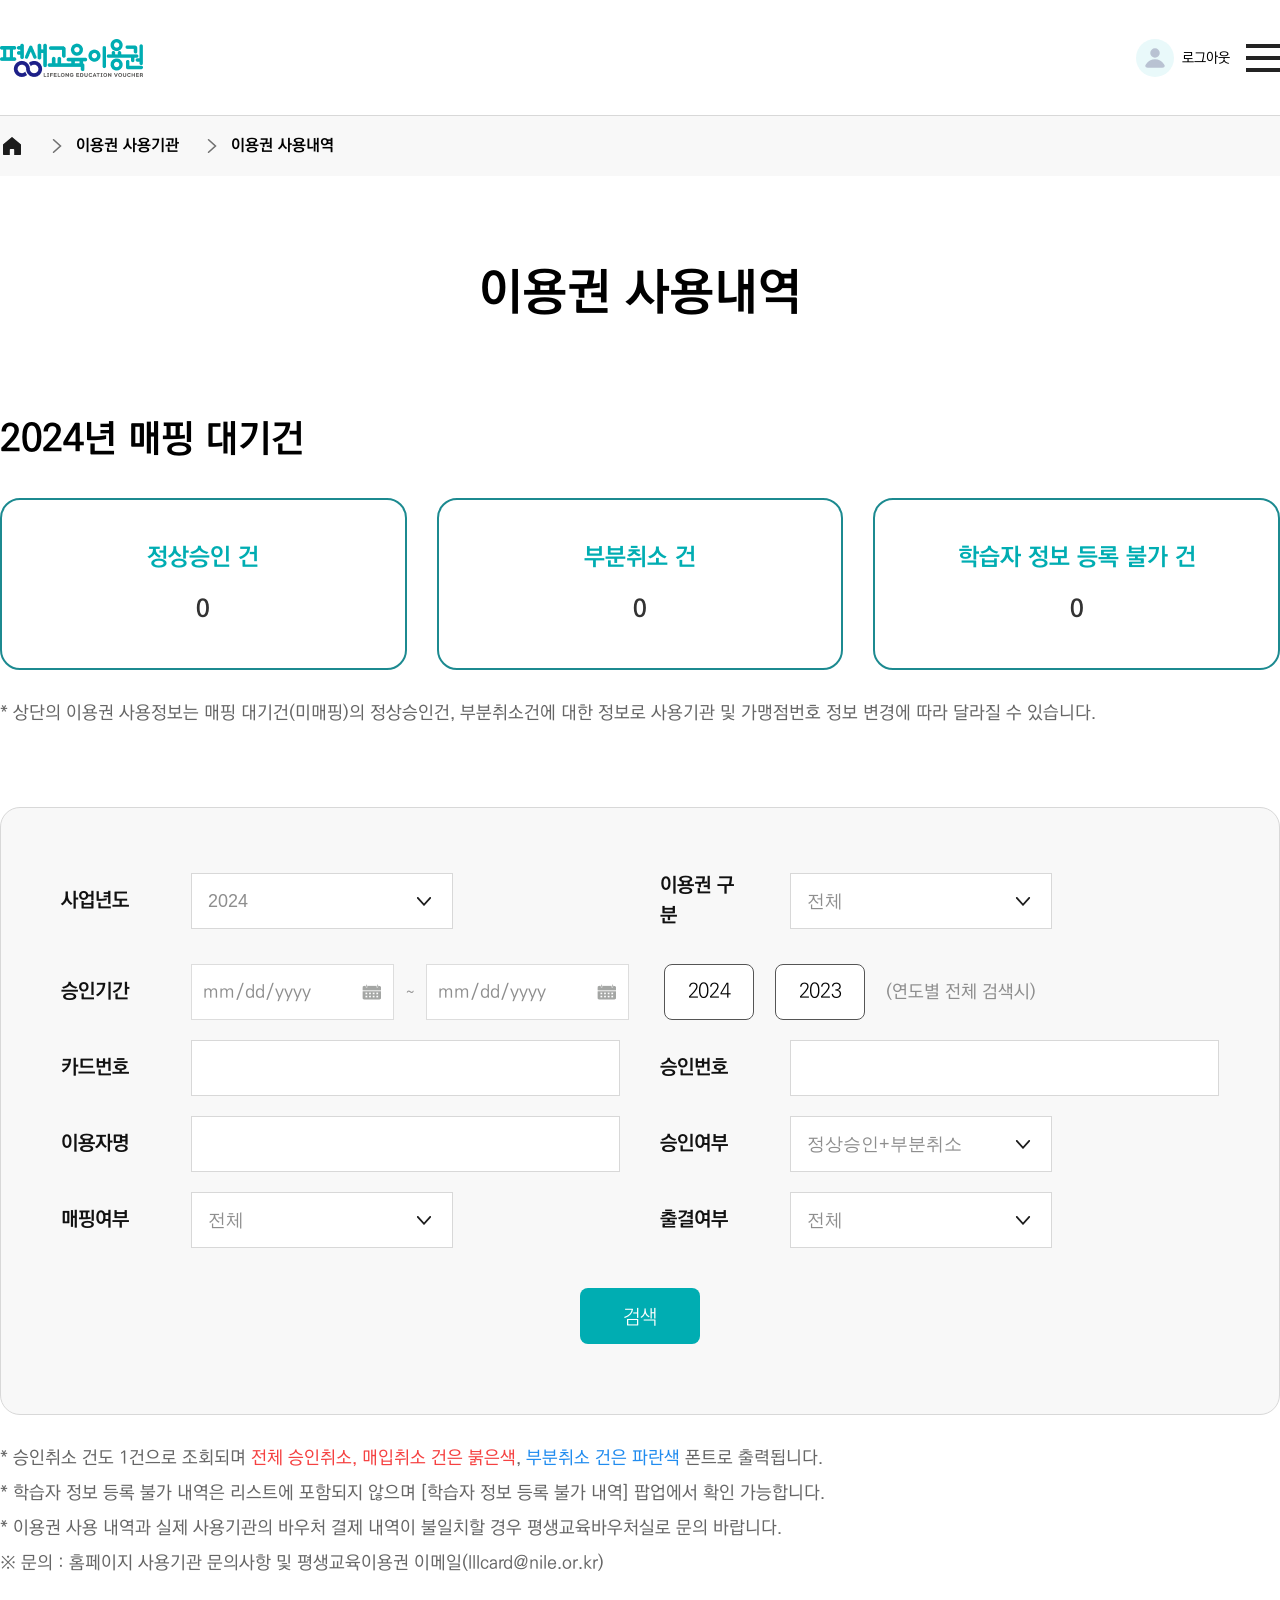
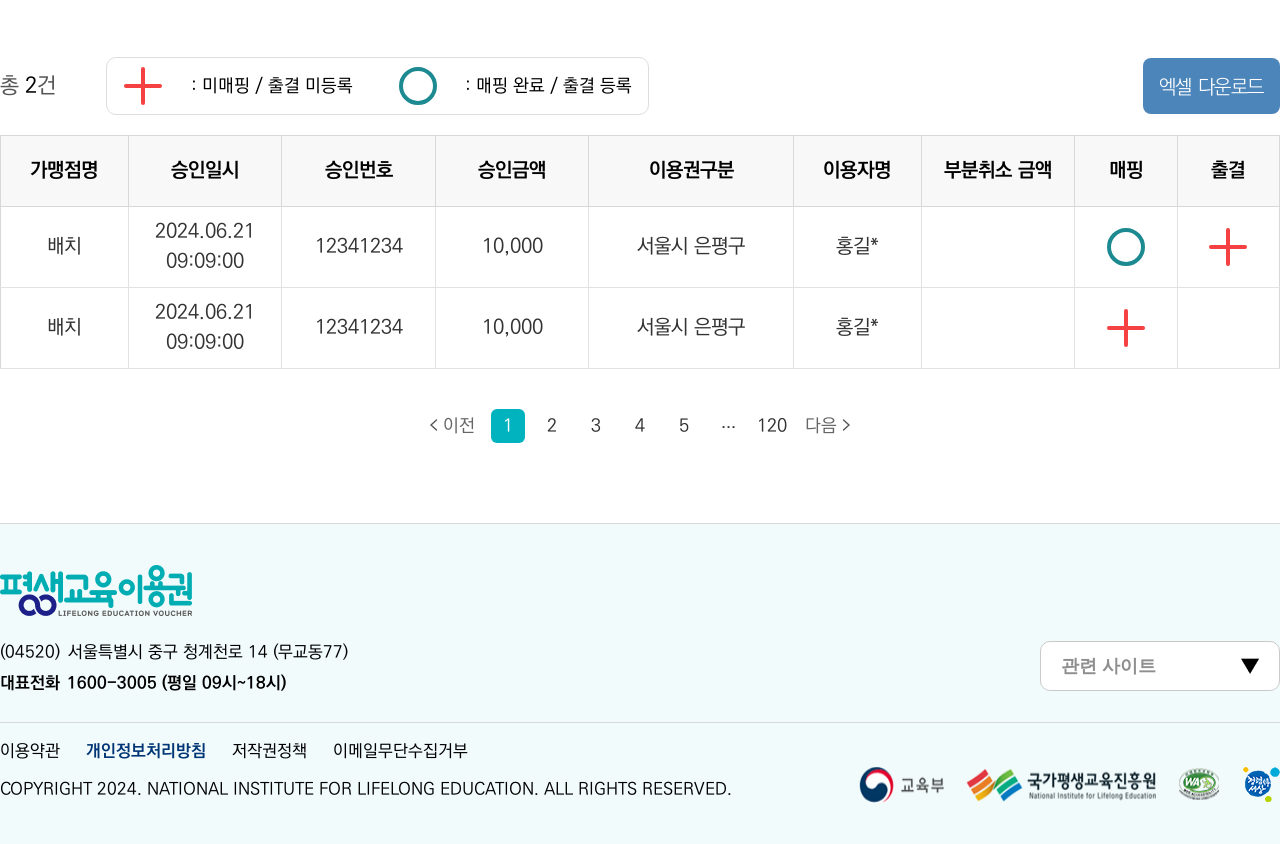
<file: work/IIP_100.html>
<!DOCTYPE html>
<html lang="ko">

<head>
    <meta charset="UTF-8">
    <meta name="viewport" content="width=device-width, initial-scale=1">
    <!-- css js inject -->
    <link rel="stylesheet" href="../css/biz2/reset.css">
    <link rel="stylesheet" href="../css/biz2/common.css">
    <link rel="stylesheet" href="../css/biz2/layout.css">
    <link rel="stylesheet" href="../css/biz2/main.css">
    <link rel="stylesheet" href="../css/biz2/style.css">
    <link rel="stylesheet" href="../css/biz2/swiper-bundle.min.css">
    <script src="../js/biz2/jquery.1.8.2.min.js"></script>
    <script src="../js/biz2/swiper-bundle.min.js"></script>
    <script src="../js/biz2/script.js"></script>
    <title>울산광역시 평생교육이용권</title>
</head>
<body>
    <header>
        <div class="logo-area">
            <a href="IMP_002.html">
                <img src="../images/biz2/header_logo_2.png" alt="울산광역시">
            </a>
        </div>
        <div class="menu-area">
            <!-- 로그인 시 -->
            <a href="#" class="log-info">
                <img src="../images/biz2/ico/ico_loguser.svg" alt="로그인 유저 아이콘, 로그아웃 아이콘">
                <span class="log-info-txt">로그아웃</span>
            </a>
            <button class="open-btn">
                <span class="blind">메뉴 열기</span>
            </button>
            <div class="menu-box">
                <ul class="link-group login">
                    <li>
                        <span class="tit">사업안내</span>
                        <div class="link-item">
                            <a href="IGP_001.html">평생교육이용권이란?</a>
                            <a href="IGP_001.html">평생교육이용권 사용하기</a>
                        </div>
                    </li>
                    <li>
                        <span class="tit">이용권 사용기관</span>
                        <div class="link-item">
                            <a href="ILP_001.html">사용기관 신청</a>
                            <a href="IIP_800.html">사용기관 신청 현황</a>
                            <a class="hidden" href="#">이용권 사용내역</a>
                            <a href="#">교육결과 관리</a>
                            <a class="hidden" href="#">교육과정 정보</a>
                            <a class="hidden" href="#">학습자 정보</a>
                            <a href="IIP_400.html">기관 정보 수정</a>
                            <a class="hidden" href="#">사용기관 연수</a>
                        </div>
                    </li>
                    <li>
                        <span class="tit">게시판</span>
                        <div class="link-item">
                            <a href="IIP_001.html">공지사항</a>
                            <a href="INP_100.html">자료실</a>
                            <a href="INP_200.html">자주하는질문</a>
                            <a href="INP_200.html">질의응답</a>
                        </div>
                    </li>
                </ul>
                <button class="close-btn">
                    <span class="blind">메뉴 닫기</span>
                </button>
            </div>
        </div>
    </header>
    <div class="top-location">
        <div class="top-location-area wrap">
            <span class="home"><span class="blind">홈</span></span>
            <div class="location-box">
                <span class="arrow">이용권 사용기관</span>
                <span class="arrow">이용권 사용내역</span>
            </div>
        </div>
    </div>
    <div class="container wrap">
        <div class="page-header">
            <h2 class="page-header-tit">이용권 사용내역</h2>
        </div>
        <div class="contents">
            <div class="top-info-group">
                <h3>2024년 매핑 대기건</h3>
            </div>
            <div class="mapping-area">
                <div class="mapping flex-acjs">
                    <dl>
                        <dt>정상승인 건</dt>
                        <dd>0</dd>
                    </dl>
                    <dl>
                        <dt>부분취소 건</dt>
                        <dd>0</dd>
                    </dl>
                    <dl>
                        <dt>학습자 정보 등록 불가 건</dt>
                        <dd>0</dd>
                    </dl>
                </div>
                <p>* 상단의 이용권 사용정보는 매핑 대기건(미매핑)의 정상승인건, 부분취소건에 대한 정보로 사용기관 및 가맹점번호 정보 변경에 따라 달라질 수 있습니다.</p>
            </div>
            <div class="search-box">
                <form>
                    <fieldset>
                        <legend>이용권 사용내역 검색영역</legend>
                        <div class="search-list">
                            <dl>
                                <dt><label for="srch01">사업년도</label></dt>
                                <dd>
                                    <select name="" id="srch01">
                                        <option value="">2024</option>
                                    </select>
                                </dd>                    
                            </dl>
                            <dl>
                                <dt><label for="srch02">이용권 구분</label></dt>
                                <dd>
                                    <select name="" id="srch02">
                                        <option value="">전체</option>
                                    </select>
                                </dd>                    
                            </dl>
                            <dl class="period">
                                <dt><label for="srch03">승인기간</label></dt>                            
                                <dd>
                                    <input type="date" id="srch03" class="date"> <span class="dash">~</span> <input type="date" class="date">
                                    <span class="btn-wrap">
                                        <button type="button" class="btn-bd">2024</button>
                                        <button type="button" class="btn-bd">2023</button>
                                    </span>
                                    <small class="txt-s">(연도별 전체 검색시)</small>
                                </dd>                 
                            </dl>
                            <dl>
                                <dt><label for="srch04">카드번호</label></dt>
                                <dd><input type="text" id="srch04"></dd>         
                            </dl>
                            <dl>
                                <dt><label for="srch05">승인번호</label></dt>
                                <dd><input type="text" id="srch05"></dd>                    
                            </dl>
                            <dl>
                                <dt><label for="srch06">이용자명</label></dt>
                                <dd><input type="text" id="srch06"></dd>                    
                            </dl>
                            <dl>
                                <dt><label for="srch07">승인여부</label></dt>
                                <dd>
                                    <select name="" id="srch07">
                                        <option value="">정상승인+부분취소</option>
                                    </select> 
                                </dd>                   
                            </dl>
                            <dl>
                                <dt><label for="srch08">매핑여부</label></dt>
                                <dd>
                                    <select name="" id="srch08">
                                        <option value="">전체</option>
                                    </select>
                                </dd>                   
                            </dl>
                            <dl>
                                <dt><label for="srch09">출결여부</label></dt>
                                <dd>
                                    <select name="" id="srch09">
                                        <option value="">전체</option>
                                    </select>
                                </dd>                    
                            </dl>
                        </div>
                    </fieldset>
                </form> 
                <button type="submit" class="btns">검색</button>
            </div>           
            <ul class="add-notice">
                <li>* 승인취소 건도 1건으로 조회되며 <em class="color-red">전체 승인취소, 매입취소 건은 붉은색</em>, <em class="color-blue">부분취소 건은 파란색</em> 폰트로 출력됩니다.</li>
                <li>* 학습자 정보 등록 불가 내역은 리스트에 포함되지 않으며 [학습자 정보 등록 불가 내역] 팝업에서 확인 가능합니다.</li>
                <li>* 이용권 사용 내역과 실제 사용기관의 바우처 결제 내역이 불일치할 경우 평생교육바우처실로 문의 바랍니다.</li>
                <li>&#8251; 문의 : 홈페이지 사용기관 문의사항 및 평생교육이용권 이메일(lllcard@nile.or.kr)</li>
            </ul>
            <div class="top-info-group">
                <div class="top-info flex-ac">
                    <p class="top-info-group-data">총 <strong>2</strong>건</p>
                    <div class="border-box flex-ac">
                        <p class="flex-ac"><img src="../images/biz2/ico/ico_unmapped.svg" alt="매핑"> : 미매핑 / 출결 미등록</p>
                        <p class="flex-ac"><img src="../images/biz2/ico/ico_complete.svg" alt="매핑">: 매핑 완료 / 출결 등록</p>
                    </div>
                </div>
                <button type="button" class="btns bg-blue">엑셀 다운로드</button>
            </div>
            <div class="com-view-table">
                <table>
                    <caption>이용권 사용내역 테이블</caption>
                    <colgroup>
                        <col style="width:10%;">
                        <col style="width:12%;">
                        <col style="width:12%;">
                        <col style="width:12%;">
                        <col>
                        <col style="width:10%;">
                        <col style="width:12%;">
                        <col style="width:8%;">
                        <col style="width:8%;">
                    </colgroup>
                    <thead>
                        <tr>
                            <th>가맹점명</th>
                            <th>승인일시</th>
                            <th>승인번호</th>
                            <th>승인금액</th>
                            <th>이용권구분</th>
                            <th>이용자명</th>
                            <th>부분취소 금액</th>
                            <th>매핑</th>
                            <th>출결</th>
                        </tr>
                    </thead>
                    <tbody>
                        <tr>
                            <td>배치</td>
                            <td>2024.06.21<br>
                                09:09:00</td>
                            <td>12341234</td>
                            <td>10,000</td>
                            <td>서울시 은평구</td>
                            <td>홍길*</td>
                            <td></td>
                            <td><img src="../images/biz2/ico/ico_complete.svg" alt="매핑"></td>
                            <td><button class="layer-btn ico" onclick="$('[data-pop=pop-2]').show();">매핑선택</button></td>
                        </tr>
                        <tr>
                            <td>배치</td>
                            <td>2024.06.21<br>
                                09:09:00</td>
                            <td>12341234</td>
                            <td>10,000</td>
                            <td>서울시 은평구</td>
                            <td>홍길*</td>
                            <td></td>
                            <td><button class="layer-btn ico" onclick="$('[data-pop=pop-1]').show();">출결선택</button></td>
                            <td></td>
                        </tr>
                    </tbody>
                </table>
            </div>
            <div class="com-paging">
                <button class="prev">이전</button>
                <button class="on">1</button>
                <button>2</button>
                <button>3</button>
                <button>4</button>
                <button>5</button>
                <span class="empty">...</span>
                <button>120</button>
                <button class="next">다음</button>
            </div>
        </div>
    </div>     
    <footer class="wrap">
        <div class="info-content">
            <span class="footer-logo"><span class="blind">평생교육이용권</span></span>
            <address>
                <span class="txt"><span>(04520)</span><span>서울특별시 중구 청계천로 14 (무교동77)</span></span>
                <span class="tel"><span>대표전화</span><span>1600-3005 (평일 09시~18시)</span></span>
            </address>
            <select class="ui-select" title="관련 사이트 선택">
                <option value="#">관련 사이트</option>
            </select>
            <div class="link-area">
                <div class="link-box">
                    <a href="#">이용약관</a>
                    <a href="#" class="on">개인정보처리방침</a>
                    <a href="#">저작권정책</a>
                    <a href="#">이메일무단수집거부</a>
                </div>
                <span class="copy">
                    COPYRIGHT 2024. NATIONAL INSTITUTE FOR LIFELONG EDUCATION. ALL RIGHTS
                    RESERVED.
                </span>
                <div class="support-box">
                    <img src="../images/biz2/footer_link_1.png" alt="교육부">
                    <img src="../images/biz2/footer_link_2.png" alt="국가평생교육진흥원">
                    <img src="../images/biz2/footer_link_3.png" alt="wa">
                    <img src="../images/biz2/footer_link_4.png" alt="청렴세상">
                </div>
            </div>
        </div>
    </footer>
    <div class="layer-pop" data-pop="pop-1">
        <div class="layer-content" style="--max-width: 840px">
            <div class="layer-scroll">
                <span class="title">학습자 매핑</span>
                <div class="info-area">
                        <div class="search-box">
                            <label for="name">교육과정명</label>
                            <input type="text" id="name">
                            <button class="btns">검색</button>
                        </div>
                        <div class="table-box">
                            <div class="com-view-table">
                                <table summary="">
                                    <caption></caption>
                                    <colgroup>
                                    <col>
                                    <col>
                                    <col>
                                    <col>
                                    <col>
                                    <col>
                                    </colgroup>
                                    <thead>
                                        <tr>
                                            <th>강좌명</th>
                                            <th>분반</th>
                                            <th>교육방법</th>
                                            <th>강좌시작일</th>
                                            <th>강좌종료일</th>
                                            <th>등록</th>
                                        </tr>
                                    </thead>
                                    <tbody>
                                        <tr>
                                            <td class="no-data" colspan="6">조회를 해주세요.</td>
                                        </tr>
                                    </tbody>
                                </table>
                            </div>
                        </div>
                    <div class="layer-text-box mt-80">
                        <ul>
                            <li class="layer-text-tit">※ 학습자 정보 추가 전 유의사항</li>
                            <li class="layer-text-desc">- 이용권 카드 본인사용 확인(카드결제 정보내 이름과 실제 수강자명 일치여부 확인</li>
                            <li class="layer-text-desc">- 평생교육강좌 수강료 및 이에 해당하는 교재 외 결제, 등록불가(교재 단독 결제 불가)</li>
                            <li>※ 학습자 정보 추가 전 유의사항</li>
                        </ul>
                    </div>
                    <div class="layer-btn-wrap">
                        <button class="btns" onclick="$('[data-pop=pop-1]').hide();">닫기</button>
                    </div>
                </div>
                <button class="close-btn" onclick="$('[data-pop=pop-1]').hide();"><span class="blind">레이어 팝업 닫기</span></button>
            </div>
        </div>
    </div>
    <div class="layer-pop" data-pop="pop-2">
        <div class="layer-content" style="--max-width: 840px">
            <div class="layer-scroll">
                <span class="title">사용 내역 별 수강 이력</span>
                <div class="info-area">
                    <div class="table-box mg-0">
                        <div class="com-view-table">
                            <table summary="" class="table-auto">
                                <caption></caption>
                                <colgroup>
                                <col>
                                <col style="width: auto;">
                                <col>
                                <col>
                                <col>
                                </colgroup>
                                <thead>
                                    <tr>
                                        <th>강좌명</th>
                                        <th>강좌기간</th>
                                        <th>출석일수/<br>시간/차수</th>
                                        <th>이수여부</th>
                                        <th>계좌제 연계</th>
                                    </tr>
                                </thead>
                                <tbody>
                                    <tr>
                                        <td>평생교육강좌</td>
                                        <td>2024.11.13~2024.12.31</td>
                                        <td>44일</td>
                                        <td>이수중</td>
                                        <td>학습미이수</td>
                                    </tr>
                                    <tr>
                                        <td>평생교육강좌</td>
                                        <td>2024.11.13~2024.12.31</td>
                                        <td>44일</td>
                                        <td>이수중</td>
                                        <td>학습미이수</td>
                                    </tr>
                                </tbody>
                            </table>
                        </div>
                    </div>
                    <div class="layer-text-box mt-80">
                        <ul>
                            <li class="layer-text-tit color-red">※ 학습자 정보 추가 전 유의사항</li>
                            <li class="layer-text-desc">- <em class="color-blue">이용권 카드 본인사용 확인</em>(카드결제 정보내 이름과 실제 수강자명 일치여부 확인</li>
                            <li class="layer-text-desc">- 평생교육강좌 수강료 및 이에 해당하는 교재 외 결제, 등록불가(교재 단독 결제 불가)</li>
                            <li>평생교육이용권 본인외 사용 및 목적외 사용 확인시 이용자 안내 후 카드 취소 처리 요청</li>
                        </ul>
                    </div>
                    <div class="layer-btn-wrap">
                        <button class="btns" onclick="$('[data-pop=pop-2]').hide();">닫기</button>
                    </div>
                </div>
                <button class="close-btn" onclick="$('[data-pop=pop-2]').hide();"><span class="blind">레이어 팝업 닫기</span></button>
            </div>
        </div>
    </div>
</body>
</html>
</file>
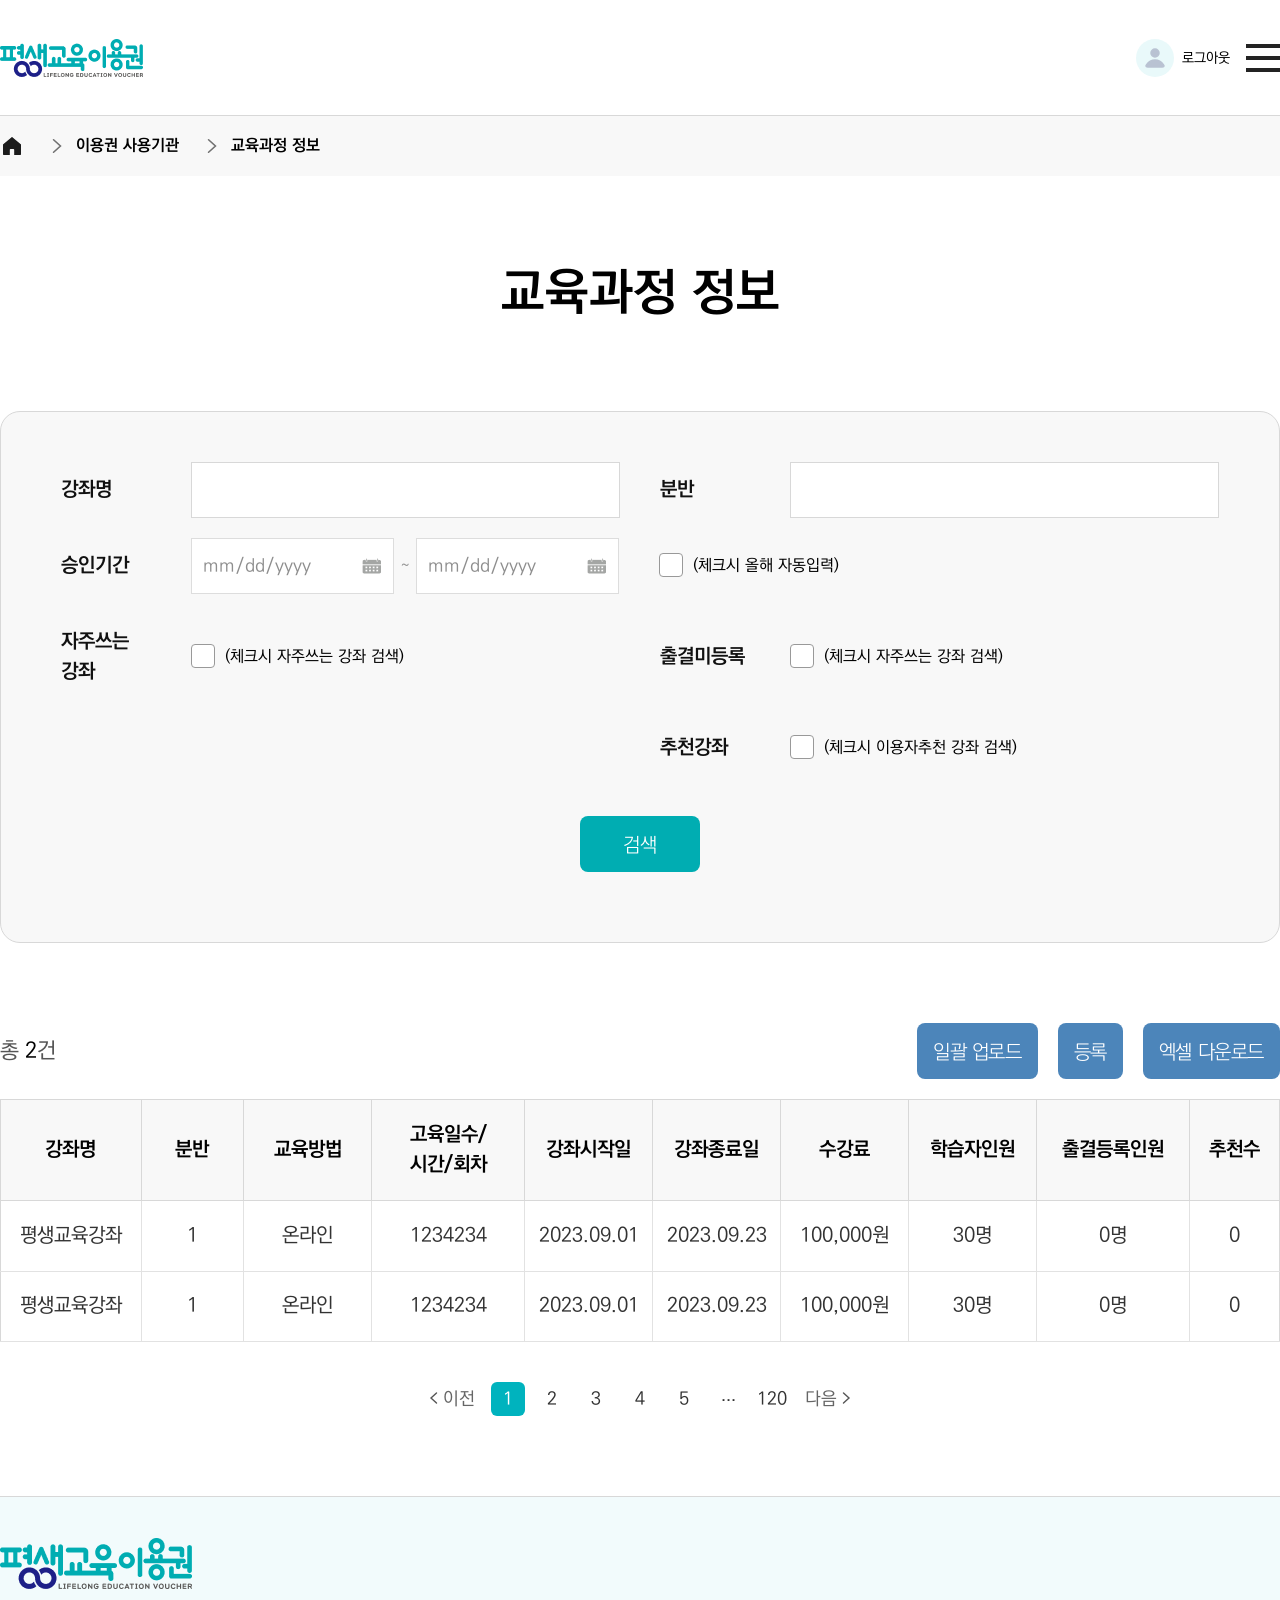
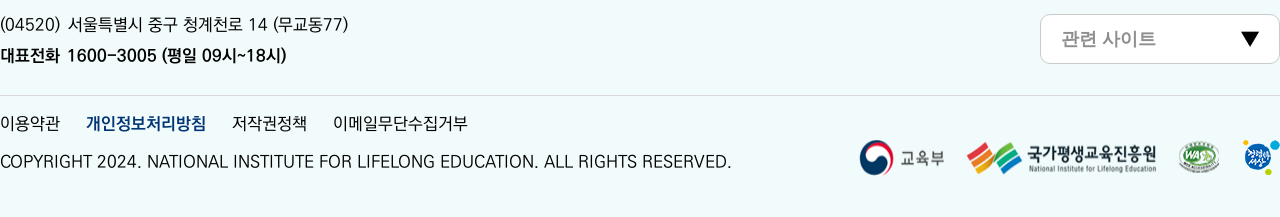
<file: work/IIP_200.html>
<!DOCTYPE html>
<html lang="ko">

<head>
    <meta charset="UTF-8">
    <meta name="viewport" content="width=device-width, initial-scale=1">
    <!-- css js inject -->
    <link rel="stylesheet" href="../css/biz2/reset.css">
    <link rel="stylesheet" href="../css/biz2/common.css">
    <link rel="stylesheet" href="../css/biz2/layout.css">
    <link rel="stylesheet" href="../css/biz2/main.css">
    <link rel="stylesheet" href="../css/biz2/style.css">
    <link rel="stylesheet" href="../css/biz2/swiper-bundle.min.css">
    <script src="../js/biz2/jquery.1.8.2.min.js"></script>
    <script src="../js/biz2/swiper-bundle.min.js"></script>
    <script src="../js/biz2/script.js"></script>
    <title>울산광역시 평생교육이용권</title>
</head>

<body>
    <header>
        <div class="logo-area">
            <a href="IMP_002.html">
                <img src="../images/biz2/header_logo_2.png" alt="울산광역시">
            </a>
        </div>
        <div class="menu-area">
            <!-- 로그인 시 -->
            <a href="#" class="log-info">
                <img src="../images/biz2/ico/ico_loguser.svg" alt="로그인 유저 아이콘, 로그아웃 아이콘">
                <span class="log-info-txt">로그아웃</span>
            </a>
            <button class="open-btn">
                <span class="blind">메뉴 열기</span>
            </button>
            <div class="menu-box">
                <ul class="link-group login">
                    <li>
                        <span class="tit">사업안내</span>
                        <div class="link-item">
                            <a href="IGP_001.html">평생교육이용권이란?</a>
                            <a href="IGP_001.html">평생교육이용권 사용하기</a>
                        </div>
                    </li>
                    <li>
                        <span class="tit">이용권 사용기관</span>
                        <div class="link-item">
                            <a href="ILP_001.html">사용기관 신청</a>
                            <a href="IIP_800.html">사용기관 신청 현황</a>
                            <a class="hidden" href="#">이용권 사용내역</a>
                            <a href="#">교육결과 관리</a>
                            <a class="hidden" href="#">교육과정 정보</a>
                            <a class="hidden" href="#">학습자 정보</a>
                            <a href="IIP_400.html">기관 정보 수정</a>
                            <a class="hidden" href="#">사용기관 연수</a>
                        </div>
                    </li>
                    <li>
                        <span class="tit">게시판</span>
                        <div class="link-item">
                            <a href="IIP_001.html">공지사항</a>
                            <a href="INP_100.html">자료실</a>
                            <a href="INP_200.html">자주하는질문</a>
                            <a href="INP_200.html">질의응답</a>
                        </div>
                    </li>
                </ul>
                <button class="close-btn">
                    <span class="blind">메뉴 닫기</span>
                </button>
            </div>
        </div>
    </header>
    <div class="top-location">
        <div class="top-location-area wrap">
            <span class="home"><span class="blind">홈</span></span>
            <div class="location-box">
                <span class="arrow">이용권 사용기관</span>
                <span class="arrow">교육과정 정보</span>
            </div>
        </div>
    </div>
    <div class="container wrap">
        <div class="page-header">
            <h2 class="page-header-tit">교육과정 정보</h2>
        </div>
        <div class="contents">
            <div class="search-box">
                <form>
                    <fieldset>
                        <legend>교육과정 정보 검색영역</legend>
                        <div class="search-list">
                            <dl>
                                <dt><label for="srch01">강좌명</label></dt>
                                <dd><input type="text" id="srch01"></dd>                   
                            </dl>
                            <dl>
                                <dt><label for="srch02">분반</label></dt>
                                <dd><input type="text" id="srch02"></dd>                  
                            </dl>
                            <dl class="period">
                                <dt><label for="srch03">승인기간</label></dt>                            
                                <dd class="flex-ac">
                                    <input type="date" id="srch03" class="date"> <span class="dash">~</span> <input type="date" class="date">
                                    <div class="chk-box flex-ac">
                                        <input type="checkbox" id="chk-1">
                                        <label for="chk-1">(체크시 올해 자동입력)</label>
                                    </div>
                                </dd>                 
                            </dl>
                            <dl>
                                <dt>자주쓰는 강좌</dt>
                                <dd class="chk-box flex-ac">
                                    <input type="checkbox" id="chk-2">
                                    <label for="chk-2">(체크시 자주쓰는 강좌 검색)</label>
                                </dd>      
                            </dl>
                            <dl>
                                <dt>출결미등록</dt>
                                <dd class="chk-box flex-ac">
                                    <input type="checkbox" id="chk-3">
                                    <label for="chk-3">(체크시 자주쓰는 강좌 검색)</label>
                                </dd>                
                            </dl>
                            <dl>
                                <dt>추천강좌</dt>
                                <dd class="chk-box flex-ac">
                                    <input type="checkbox" id="chk-4">
                                    <label for="chk-4">(체크시 이용자추천 강좌 검색)</label>
                                </dd>                 
                            </dl>
                        </div>
                    </fieldset>
                </form> 
                <button type="submit" class="btns">검색</button>
            </div>  
            <div class="table-box">
                <div class="top-info-group">
                    <p class="top-info-group-data">총 <strong>2</strong>건</p>
                    <div class="btn-wrap">
                        <button type="button" class="btns bg-blue layer-btn" onclick="$('[data-pop=pop-1]').show();">일괄 업로드</button>
                        <button type="button" class="btns bg-blue">등록</button>
                        <button type="button" class="btns bg-blue">엑셀 다운로드</button>
                    </div>
                </div>
                <div class="com-view-table">
                    <table>
                        <caption>사용기관 교육과정 정보 테이블</caption>
                        <colgroup>
                            <col>                                
                            <col style="width:8%;">
                            <col style="width:10%;">
                            <col style="width:12%;">
                            <col style="width:10%;">                                
                            <col style="width:10%;">
                            <col style="width:10%;">
                            <col style="width:10%;">
                            <col style="width:12%;">
                            <col style="width:7%;">
                        </colgroup>
                        <thead>
                            <tr>
                                <th>강좌명</th>
                                <th>분반</th>
                                <th>교육방법</th>
                                <th>고육일수/<br>시간/회차</th>
                                <th>강좌시작일</th>
                                <th>강좌종료일</th>
                                <th>수강료</th>
                                <th>학습자인원</th>
                                <th>출결등록인원</th>
                                <th>추천수</th>
                            </tr>
                        </thead>
                        <tbody>
                            <tr>
                                <td>평생교육강좌</td>
                                <td>1</td>
                                <td>온라인</td>
                                <td>1234234</td>
                                <td>2023.09.01</td>
                                <td>2023.09.23</td>
                                <td>100,000원</td>
                                <td>30명</td>
                                <td>0명</td>
                                <td>0</td>
                            </tr>
                            <tr>
                                <td>평생교육강좌</td>
                                <td>1</td>
                                <td>온라인</td>
                                <td>1234234</td>
                                <td>2023.09.01</td>
                                <td>2023.09.23</td>
                                <td>100,000원</td>
                                <td>30명</td>
                                <td>0명</td>
                                <td>0</td>
                            </tr>
                        </tbody>
                    </table>
                </div>
                <div class="com-paging">
                    <button class="prev">이전</button>
                    <button class="on">1</button>
                    <button>2</button>
                    <button>3</button>
                    <button>4</button>
                    <button>5</button>
                    <span class="empty">...</span>
                    <button>120</button>
                    <button class="next">다음</button>
                </div>
            </div>
        </div>
    </div>    
    <footer class="wrap">
        <div class="info-content">
            <span class="footer-logo"><span class="blind">평생교육이용권</span></span>
            <address>
                <span class="txt"><span>(04520)</span><span>서울특별시 중구 청계천로 14 (무교동77)</span></span>
                <span class="tel"><span>대표전화</span><span>1600-3005 (평일 09시~18시)</span></span>
            </address>
            <select class="ui-select" title="관련 사이트 선택">
                <option value="#">관련 사이트</option>
            </select>
            <div class="link-area">
                <div class="link-box">
                    <a href="#">이용약관</a>
                    <a href="#" class="on">개인정보처리방침</a>
                    <a href="#">저작권정책</a>
                    <a href="#">이메일무단수집거부</a>
                </div>
                <span class="copy">
                    COPYRIGHT 2024. NATIONAL INSTITUTE FOR LIFELONG EDUCATION. ALL RIGHTS
                    RESERVED.
                </span>
                <div class="support-box">
                    <img src="../images/biz2/footer_link_1.png" alt="교육부">
                    <img src="../images/biz2/footer_link_2.png" alt="국가평생교육진흥원">
                    <img src="../images/biz2/footer_link_3.png" alt="wa">
                    <img src="../images/biz2/footer_link_4.png" alt="청렴세상">
                </div>
            </div>
        </div>
    </footer>
    <div class="layer-pop" data-pop="pop-1">
        <div class="layer-content" style="--max-width: 840px">
            <div class="layer-scroll">
                <span class="title">교육과정 및 학습자 일괄 업로드</span>
                <div class="info-area">
                    <div class="search-box">
                        <input type="text" id="name">
                        <button class="btns">파일첨부</button>
                        <button class="btns">양식다운로드</button>
                    </div>
                    <ul class="add-notice">
                        <li>* 엑셀 데이터 형식이 <em class="color-red">텍스트</em>가 아니면 업로드할 엑셀에 표기된 값과 상이할 수 있습니다.</li>
                        <li>* 항목별 입력이 가능한 범위를 넘어서면 업로드 검증이 불가합니다.</li>
                    </ul>
                    <div class="layer-btn-wrap">
                        <button class="btns" onclick="$('[data-pop=pop-1]').hide();">업로드</button>
                    </div>
                </div>
            </div>
        </div>
    </div>
</body>
</html>
</file>
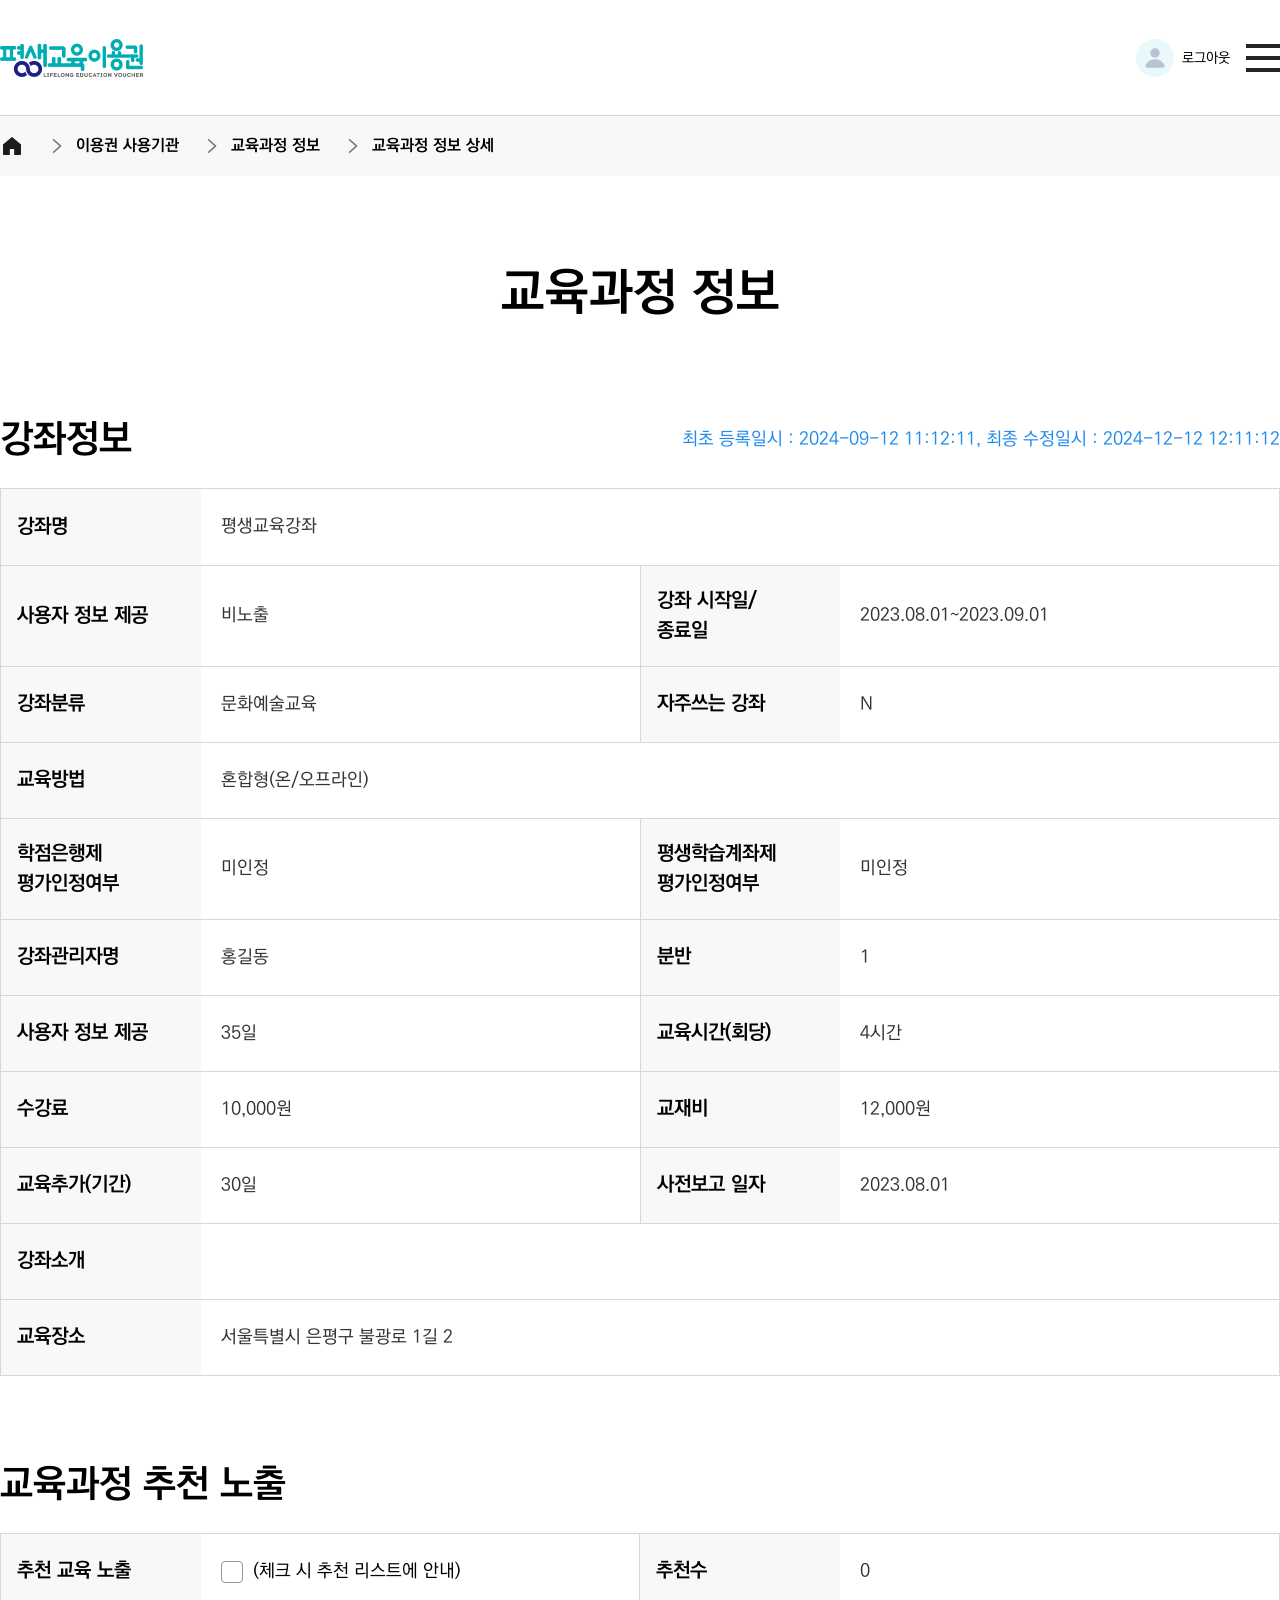
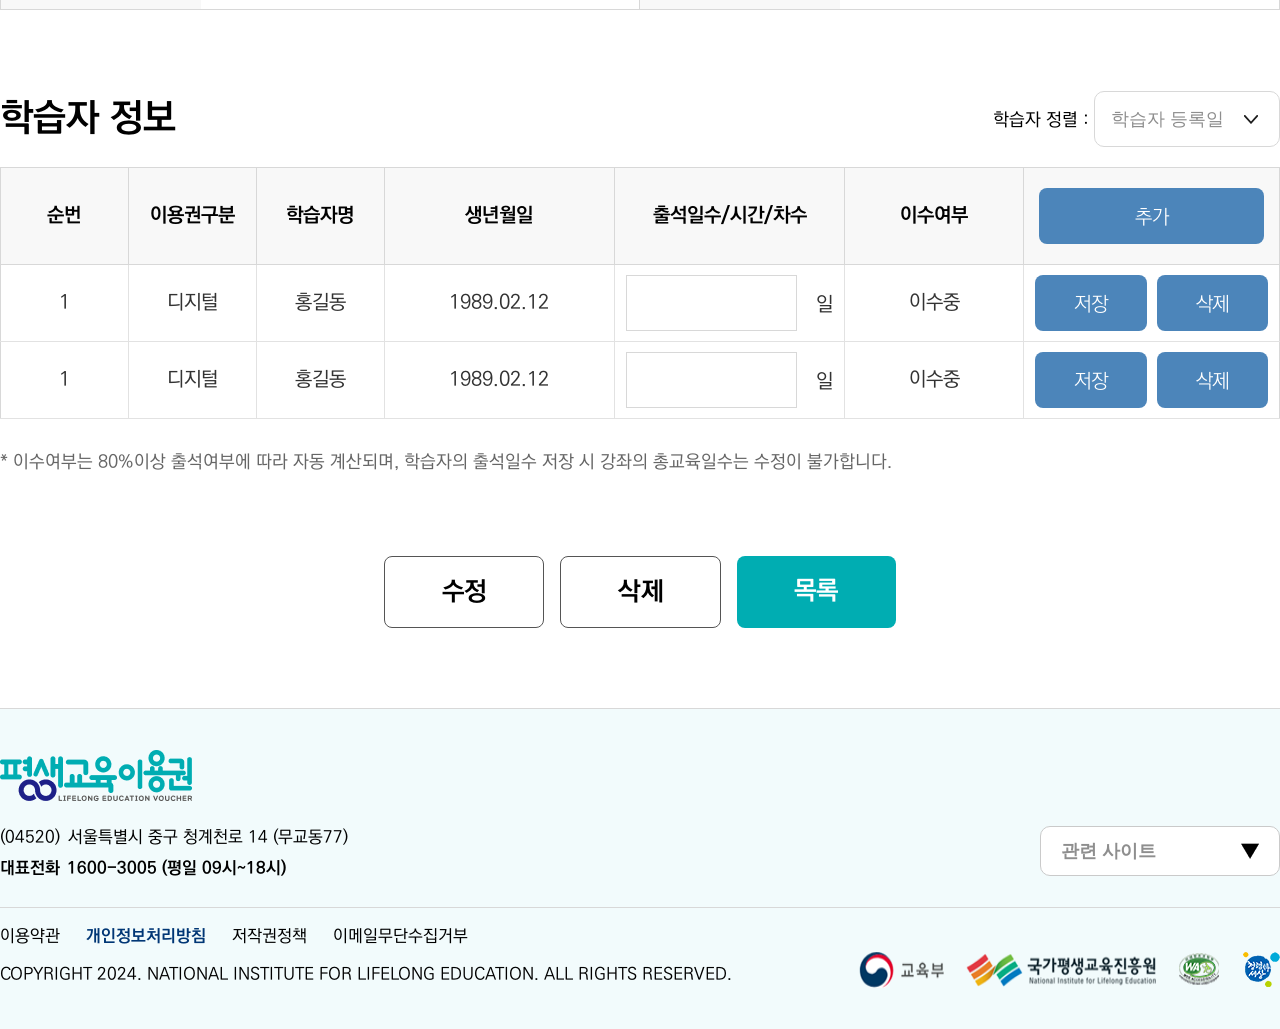
<file: work/IIP_201.html>
<!DOCTYPE html>
<html lang="ko">

<head>
    <meta charset="UTF-8">
    <meta name="viewport" content="width=device-width, initial-scale=1">
    <!-- css js inject -->
    <link rel="stylesheet" href="../css/biz2/reset.css">
    <link rel="stylesheet" href="../css/biz2/common.css">
    <link rel="stylesheet" href="../css/biz2/layout.css">
    <link rel="stylesheet" href="../css/biz2/main.css">
    <link rel="stylesheet" href="../css/biz2/style.css">
    <link rel="stylesheet" href="../css/biz2/swiper-bundle.min.css">
    <script src="../js/biz2/jquery.1.8.2.min.js"></script>
    <script src="../js/biz2/swiper-bundle.min.js"></script>
    <script src="../js/biz2/script.js"></script>
    <title>울산광역시 평생교육이용권</title>
</head>

<body>
    <header>
        <div class="logo-area">
            <a href="IMP_002.html">
                <img src="../images/biz2/header_logo_2.png" alt="울산광역시">
            </a>
        </div>
        <div class="menu-area">
            <!-- 로그인 시 -->
            <a href="#" class="log-info">
                <img src="../images/biz2/ico/ico_loguser.svg" alt="로그인 유저 아이콘, 로그아웃 아이콘">
                <span class="log-info-txt">로그아웃</span>
            </a>
            <button class="open-btn">
                <span class="blind">메뉴 열기</span>
            </button>
            <div class="menu-box">
                <ul class="link-group login">
                    <li>
                        <span class="tit">사업안내</span>
                        <div class="link-item">
                            <a href="IGP_001.html">평생교육이용권이란?</a>
                            <a href="IGP_001.html">평생교육이용권 사용하기</a>
                        </div>
                    </li>
                    <li>
                        <span class="tit">이용권 사용기관</span>
                        <div class="link-item">
                            <a href="ILP_001.html">사용기관 신청</a>
                            <a href="IIP_800.html">사용기관 신청 현황</a>
                            <a class="hidden" href="#">이용권 사용내역</a>
                            <a href="#">교육결과 관리</a>
                            <a class="hidden" href="#">교육과정 정보</a>
                            <a class="hidden" href="#">학습자 정보</a>
                            <a href="IIP_400.html">기관 정보 수정</a>
                            <a class="hidden" href="#">사용기관 연수</a>
                        </div>
                    </li>
                    <li>
                        <span class="tit">게시판</span>
                        <div class="link-item">
                            <a href="IIP_001.html">공지사항</a>
                            <a href="INP_100.html">자료실</a>
                            <a href="INP_200.html">자주하는질문</a>
                            <a href="INP_200.html">질의응답</a>
                        </div>
                    </li>
                </ul>
                <button class="close-btn">
                    <span class="blind">메뉴 닫기</span>
                </button>
            </div>
        </div>
    </header>
    <div class="top-location">
        <div class="top-location-area wrap">
            <span class="home"><span class="blind">홈</span></span>
            <div class="location-box">
                <span class="arrow">이용권 사용기관</span>
                <span class="arrow">교육과정 정보</span>
                <span class="arrow">교육과정 정보 상세</span>
            </div>
        </div>
    </div>
    <div class="container wrap">
        <div class="page-header">
            <h2 class="page-header-tit">교육과정 정보</h2>
        </div>
        <div class="contents">
            <div class="top-info-group">
                <h3>강좌정보</h3>
                <p class="color-blue">최초 등록일시 : 2024-09-12 11:12:11, 최종 수정일시 : 2024-12-12 12:11:12</p>
            </div>
            <div class="com-write-table">
                <table>
                    <caption>교육과정 정보 테이블</caption>
                    <colgroup>
                        <col style="width: 200px;">
                        <col>
                        <col style="width: 200px;">
                        <col>
                    </colgroup>
                    <tbody>
                        <tr>
                            <th class="txt-l">강좌명</th>
                            <td colspan="3">평생교육강좌</td>
                        </tr>
                        <tr>
                            <th class="txt-l">사용자 정보 제공</th>
                            <td>비노출</td>   
                            <th class="txt-l">강좌 시작일/<br>종료일</th>
                            <td>2023.08.01~2023.09.01</td>
                        </tr>
                        <tr>
                            <th class="txt-l">강좌분류</th>
                            <td>문화예술교육</td>
                            <th class="txt-l">자주쓰는 강좌</th>
                            <td>N</td>
                        </tr>
                        <tr>
                            <th class="txt-l">교육방법</th>
                            <td colspan="3">혼합형(온/오프라인)</td>
                        </tr>
                        <tr>
                            <th class="txt-l">
                                학점은행제
                                <br>
                                평가인정여부
                            </th>
                            <td>미인정</td>
                            <th class="txt-l">
                                평생학습계좌제 
                                <br> 
                                평가인정여부
                            </th>
                            <td>미인정</td>
                        </tr>
                        <tr>
                            <th class="txt-l">강좌관리자명</th>
                            <td>홍길동</td>
                            <th class="txt-l">분반</th>
                            <td>1</td>
                        </tr>
                        <tr>
                            <th class="txt-l">사용자 정보 제공</th>
                            <td>35일</td>
                            <th class="txt-l">교육시간(회당)</th>
                            <td>4시간</td>
                        </tr>
                        <tr>
                            <th class="txt-l">수강료</th>
                            <td>10,000원</td>
                            <th class="txt-l">교재비</th>
                            <td>12,000원</td>
                        </tr>
                        <tr>
                            <th class="txt-l">교육추가(기간)</th>
                            <td>30일</td>
                            <th class="txt-l">사전보고 일자</th>
                            <td>2023.08.01</td>
                        </tr>
                        <tr>
                            <th class="txt-l">강좌소개</th>
                            <td colspan="3"></td>
                        </tr>
                        <tr>
                            <th class="txt-l">교육장소</th>
                            <td colspan="3">서울특별시 은평구 불광로 1길 2</td>
                        </tr>
                    </tbody>
                </table>
            </div>
            <div class="top-info-group">
                <h3>교육과정 추천 노출</h3>
            </div>
            <div class="com-write-table">
                <table>
                    <caption>교육과정 추천 노출 테이블</caption>
                    <colgroup>
                        <col style="width: 200px;">
                        <col>
                        <col style="width: 200px;">
                        <col>
                    </colgroup>
                    <tbody>
                        <tr>
                            <th class="txt-l">추천 교육 노출</th>
                            <td class="chk-box flex-ac">
                                <input type="checkbox" id="chk-1">
                                <label for="chk-1">(체크 시 추천 리스트에 안내)</label>
                            </td>
                            <th class="txt-l">추천수</th>
                            <td>0</td>
                        </tr>
                    </tbody>
                </table>
            </div>
            <div class="top-info-group">
                <h3>학습자 정보</h3>
                <div class="r-section">
                    <label for="aa">학습자 정렬 :</label>
                    <select id="aa">
                        <option value="1">학습자 등록일</option>
                        <option value="1">rolemipsum</option>
                        <option value="1">rolemipsum</option>
                        <option value="1">rolemipsum</option>
                    </select>
                </div>
            </div>
            <div class="com-view-table">
                <table>
                    <caption>강좌정보 테이블</caption>
                    <colgroup>
                        <col style="width: 10%;">
                        <col style="width: 10%;">
                        <col style="width: 10%;">
                        <col style="width: 18%;">
                        <col style="width: 18%;">
                        <col style="width: 14%;">
                        <col style="width: 20%;">
                    </colgroup>
                    <thead>
                        <tr>
                            <th>순번</th>
                            <th>이용권구분</th>
                            <th>학습자명</th>
                            <th>생년월일</th>
                            <th>출석일수/시간/차수</th>
                            <th>이수여부</th>
                            <th>
                                <button type="button" class="layer-btn btns bg-blue" onclick="$('[data-pop=pop-1]').show();">추가</button>
                            </th>
                        </tr>
                    </thead>
                    <tbody>
                        <tr>
                            <td>1</td>
                            <td>디지털</td>
                            <td>홍길동</td>
                            <td>1989.02.12</td>
                            <td class="day"><input type="text"> 일</td>
                            <td>이수중</td>
                            <td class="btn-wrap">
                                <button type="button" class="btns bg-blue">저장</button>
                                <button type="button" class="btns bg-blue">삭제</button>
                            </td>
                        </tr>
                        <tr>
                            <td>1</td>
                            <td>디지털</td>
                            <td>홍길동</td>
                            <td>1989.02.12</td>
                            <td class="day"><input type="text"> 일</td>
                            <td>이수중</td>
                            <td class="btn-wrap">
                                <button type="button" class="btns bg-blue">저장</button>
                                <button type="button" class="btns bg-blue">삭제</button>
                            </td>
                        </tr>
                    </tbody>
                </table>
                <p class="add-notice">* 이수여부는 80%이상 출석여부에 따라 자동 계산되며, 학습자의 출석일수 저장 시 강좌의 총교육일수는 수정이 불가합니다.</p>
                <div class="btns-bottom">
                    <a href="#" class="btn btn-bd">수정</a>
                    <button type="button" class="btn btn-bd">삭제</button>
                    <a href="#" class="btn btns">목록</a>
                </div>
            </div>
        </div>
    </div>
    <footer class="wrap">
        <div class="info-content">
            <span class="footer-logo"><span class="blind">평생교육이용권</span></span>
            <address>
                <span class="txt"><span>(04520)</span><span>서울특별시 중구 청계천로 14 (무교동77)</span></span>
                <span class="tel"><span>대표전화</span><span>1600-3005 (평일 09시~18시)</span></span>
            </address>
            <select class="ui-select" title="관련 사이트 선택">
                <option value="#">관련 사이트</option>
            </select>
            <div class="link-area">
                <div class="link-box">
                    <a href="#">이용약관</a>
                    <a href="#" class="on">개인정보처리방침</a>
                    <a href="#">저작권정책</a>
                    <a href="#">이메일무단수집거부</a>
                </div>
                <span class="copy">
                    COPYRIGHT 2024. NATIONAL INSTITUTE FOR LIFELONG EDUCATION. ALL RIGHTS
                    RESERVED.
                </span>
                <div class="support-box">
                    <img src="../images/biz2/footer_link_1.png" alt="교육부">
                    <img src="../images/biz2/footer_link_2.png" alt="국가평생교육진흥원">
                    <img src="../images/biz2/footer_link_3.png" alt="wa">
                    <img src="../images/biz2/footer_link_4.png" alt="청렴세상">
                </div>
            </div>
        </div>
    </footer>
    <div class="layer-pop" data-pop="pop-1">
        <div class="layer-content" style="--max-width: 1200px">
            <div class="layer-scroll">
                <span class="title">학습자 정보 추가</span>
                <div class="info-area">
                    <div class="search-box">
                        <label for="1">승인번호</label>
                        <input type="text" id="1">
                        <label for="2">승인일자</label>
                        <input type="text" id="2" placeholder="생년월일 8자리">
                        <label for="3">성명</label>
                        <input type="text" id="3">
                        <button class="btns">검색</button>
                    </div>
                    <div class="table-box">
                        <div class="top-info-group">
                            <p class="top-info-group-data">
                                총<strong>1</strong>건
                            </p>
                        </div>
                        <div class="com-view-table">
                            <table>
                                <colgroup>
                                    <col>
                                    <col>
                                    <col>
                                    <col>
                                    <col>
                                </colgroup>
                                <thead>
                                    <tr>
                                        <th>카드번호</th>
                                        <th>승인금액</th>
                                        <th>승인일시</th>
                                        <th>성명</th>
                                        <th>생년월일</th>
                                    </tr>
                                </thead>
                                <tbody>
                                    <tr>
                                        <td>1111-****-****-1212</td>
                                        <td>20,000</td>
                                        <td>2024.09.12 14:12:22</td>
                                        <td>홍길동</td>
                                        <td>99.12.12</td>
                                    </tr>
                                </tbody>
                            </table>
                        </div>
                    </div>
                    <div class="com-paging">
                        <button class="prev">이전</button>
                        <button class="on">1</button>
                        <button>2</button>
                        <button>3</button>
                        <button>4</button>
                        <button>5</button>
                        <span class="empty">...</span>
                        <button>120</button>
                        <button class="next">다음</button>
                    </div>
                </div>
                <button class="close-btn" onclick="$('[data-pop=pop-1]').hide();">
                    <span class="blind">
                    레이어 팝업 닫기
                    </span>
                </button>
            </div>
        </div>
    </div>
</body>
</html>
</file>
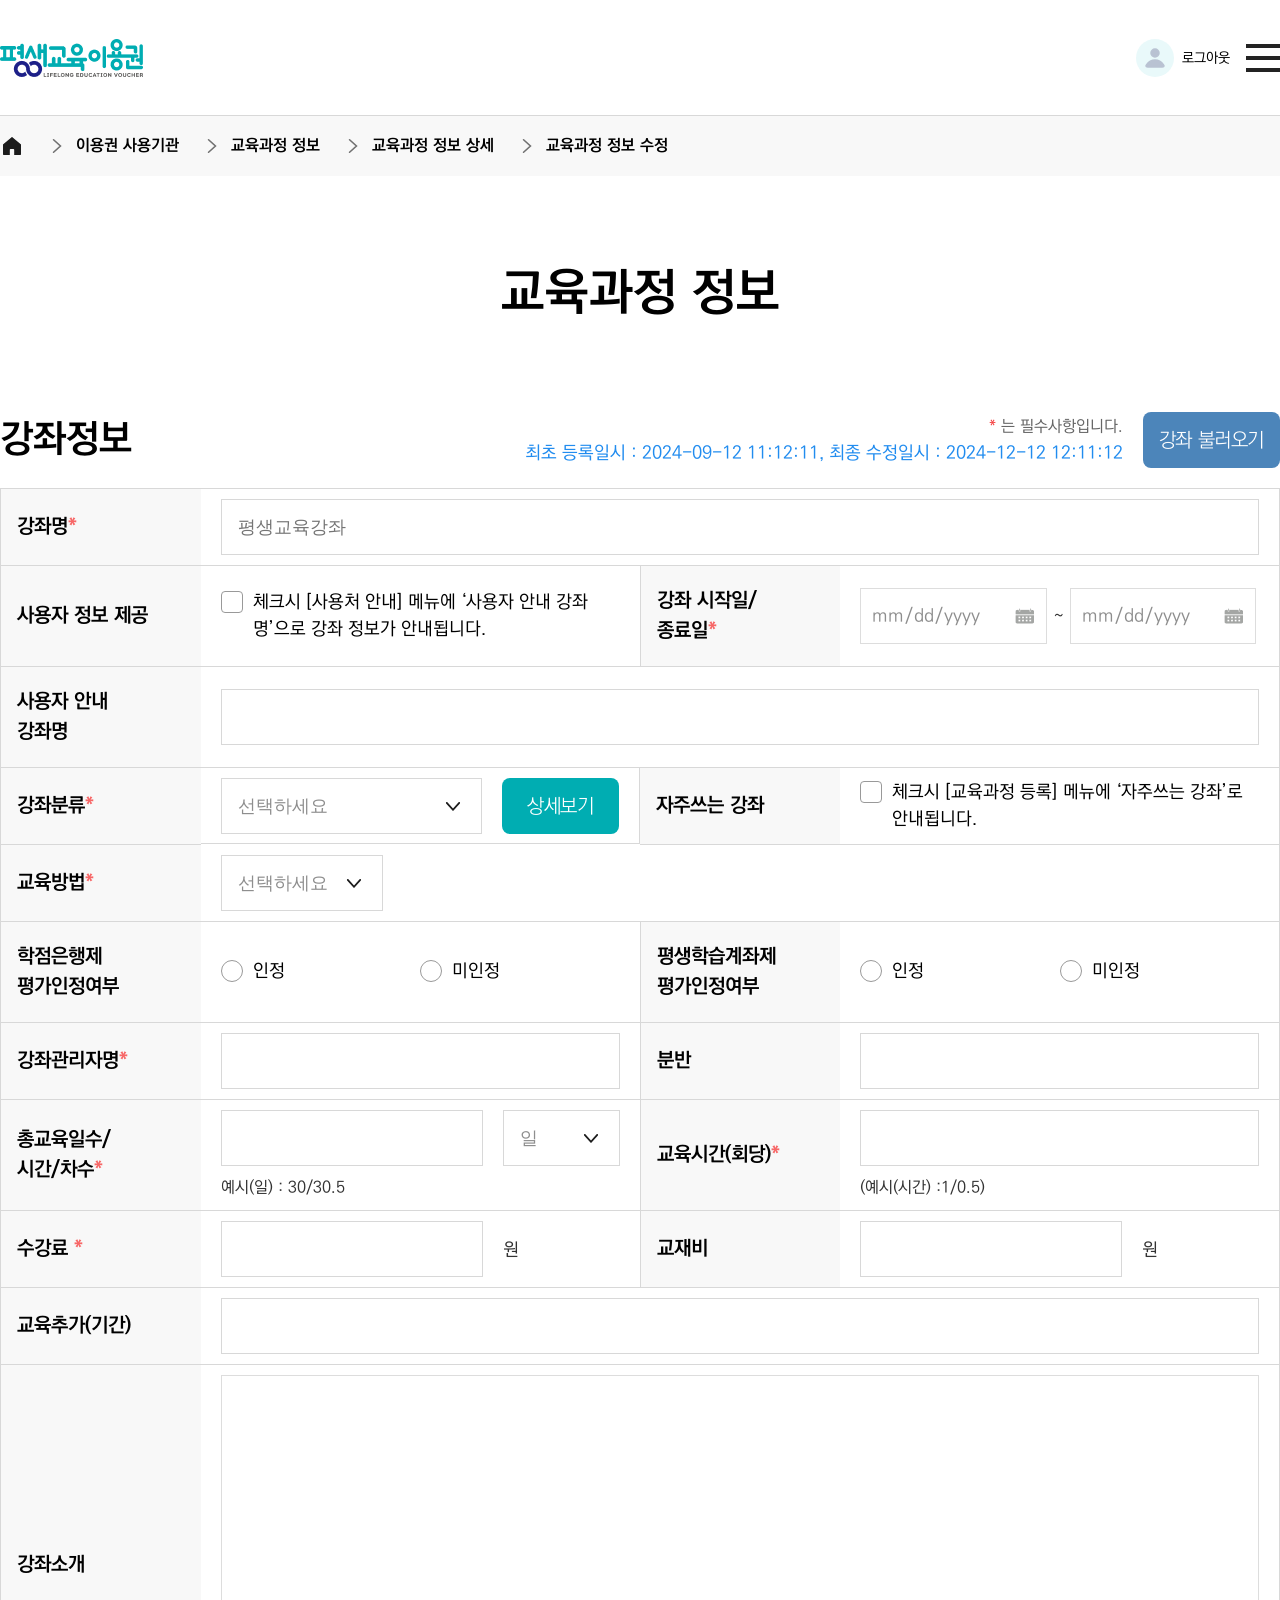
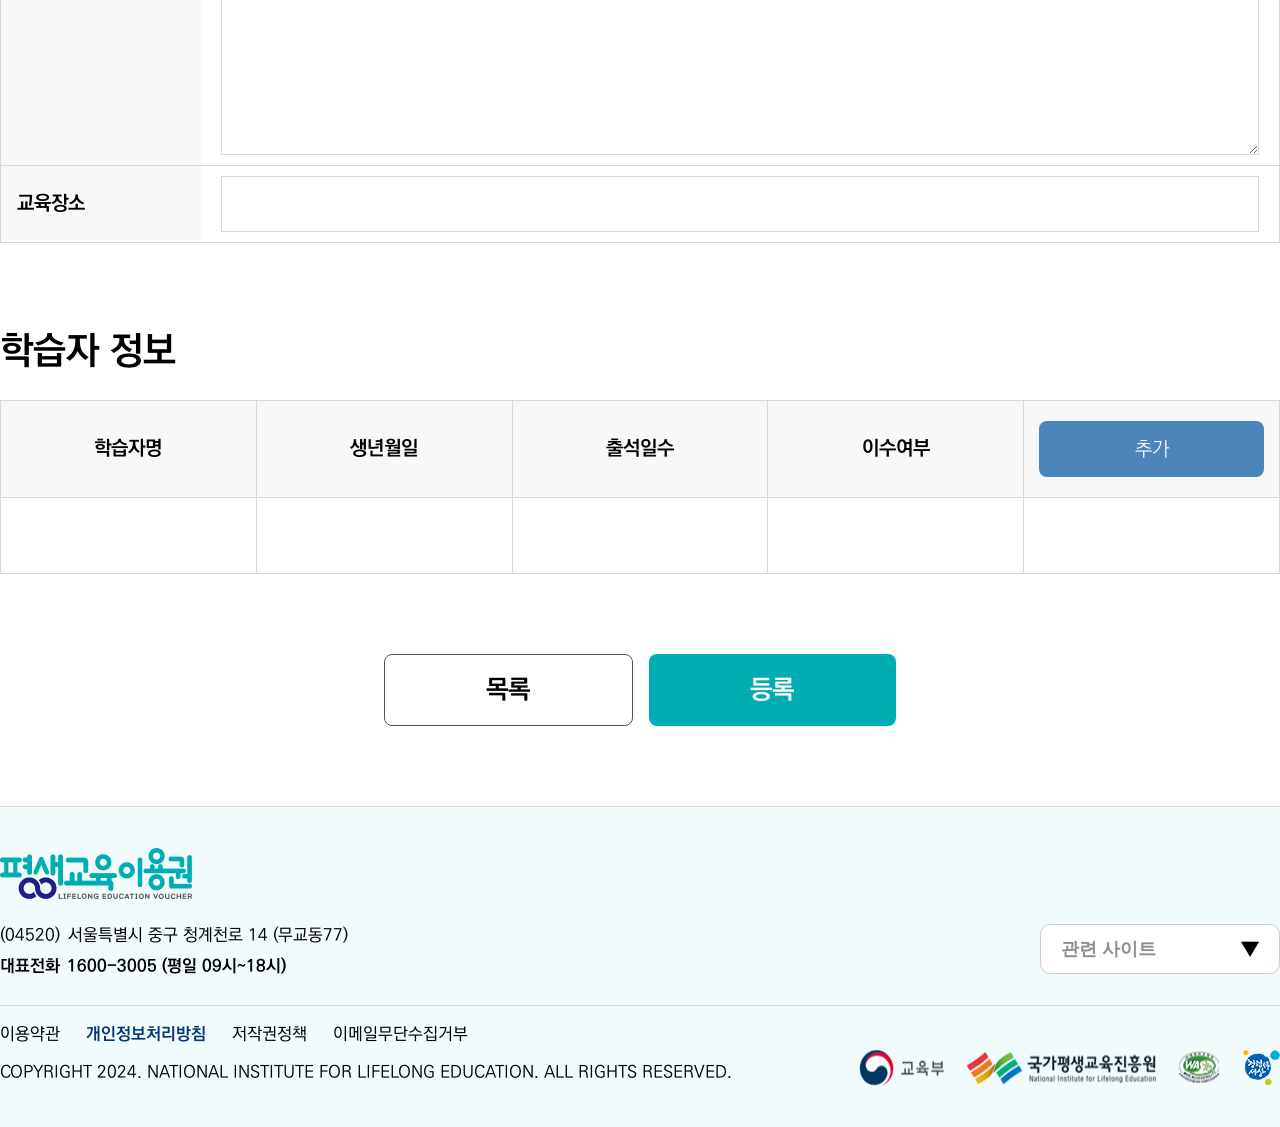
<file: work/IIP_202.html>
<!DOCTYPE html>
<html lang="ko">

<head>
    <meta charset="UTF-8">
    <meta name="viewport" content="width=device-width, initial-scale=1">
    <!-- css js inject -->
    <link rel="stylesheet" href="../css/biz2/reset.css">
    <link rel="stylesheet" href="../css/biz2/common.css">
    <link rel="stylesheet" href="../css/biz2/layout.css">
    <link rel="stylesheet" href="../css/biz2/main.css">
    <link rel="stylesheet" href="../css/biz2/style.css">
    <link rel="stylesheet" href="../css/biz2/swiper-bundle.min.css">
    <script src="../js/biz2/jquery.1.8.2.min.js"></script>
    <script src="../js/biz2/swiper-bundle.min.js"></script>
    <script src="../js/biz2/script.js"></script>
    <title>울산광역시 평생교육이용권</title>
</head>

<body>
    <header>
        <div class="logo-area">
            <a href="IMP_002.html">
                <img src="../images/biz2/header_logo_2.png" alt="울산광역시">
            </a>
        </div>
        <div class="menu-area">
            <!-- 로그인 시 -->
            <a href="#" class="log-info">
                <img src="../images/biz2/ico/ico_loguser.svg" alt="로그인 유저 아이콘, 로그아웃 아이콘">
                <span class="log-info-txt">로그아웃</span>
            </a>
            <button class="open-btn">
                <span class="blind">메뉴 열기</span>
            </button>
            <div class="menu-box">
                <ul class="link-group login">
                    <li>
                        <span class="tit">사업안내</span>
                        <div class="link-item">
                            <a href="IGP_001.html">평생교육이용권이란?</a>
                            <a href="IGP_001.html">평생교육이용권 사용하기</a>
                        </div>
                    </li>
                    <li>
                        <span class="tit">이용권 사용기관</span>
                        <div class="link-item">
                            <a href="ILP_001.html">사용기관 신청</a>
                            <a href="IIP_800.html">사용기관 신청 현황</a>
                            <a class="hidden" href="#">이용권 사용내역</a>
                            <a href="#">교육결과 관리</a>
                            <a class="hidden" href="#">교육과정 정보</a>
                            <a class="hidden" href="#">학습자 정보</a>
                            <a href="IIP_400.html">기관 정보 수정</a>
                            <a class="hidden" href="#">사용기관 연수</a>
                        </div>
                    </li>
                    <li>
                        <span class="tit">게시판</span>
                        <div class="link-item">
                            <a href="IIP_001.html">공지사항</a>
                            <a href="INP_100.html">자료실</a>
                            <a href="INP_200.html">자주하는질문</a>
                            <a href="INP_200.html">질의응답</a>
                        </div>
                    </li>
                </ul>
                <button class="close-btn">
                    <span class="blind">메뉴 닫기</span>
                </button>
            </div>
        </div>
    </header>
    <div class="top-location">
        <div class="top-location-area wrap">
            <span class="home"><span class="blind">홈</span></span>
            <div class="location-box">
                <span class="arrow">이용권 사용기관</span>
                <span class="arrow">교육과정 정보</span>
                <span class="arrow">교육과정 정보 상세</span>
                <span class="arrow">교육과정 정보 수정</span>
            </div>
        </div>
    </div>
    <div class="container wrap">
        <div class="page-header">
            <h2 class="page-header-tit">교육과정 정보</h2>
        </div>
        <div class="contents">
            <div class="top-info-group">
                <h3>강좌정보</h3>
                <div class="flex-ac">
                    <div>
                        <small><em class="color-red">*</em> 는 필수사항입니다.</small>
                        <p class="color-blue">최초 등록일시 : 2024-09-12 11:12:11, 최종 수정일시 : 2024-12-12 12:11:12</p>                        
                    </div>
                    <button type="button" class="btns bg-blue">강좌 불러오기</button>
                </div>
            </div>
            <div class="com-write-table">
                <table>
                    <caption>교육과정 강좌정보 수정 테이블</caption>
                    <colgroup>
                        <col style="width: 200px;">
                        <col>
                        <col style="width: 200px;">
                        <col>
                    </colgroup>
                    <tbody>
                        <tr>
                            <th class="txt-l">
                                <label for="a" class="must-type">강좌명</label>
                            </th>
                            <td colspan="3">
                                <input type="text" id="a" placeholder="평생교육강좌">
                            </td>
                        </tr>
                        <tr>
                            <th class="txt-l">사용자 정보 제공</th>
                            <td>
                                <div class="chk-box">
                                    <input type="checkbox" id="chk-1">
                                    <label for="chk-1">
                                        체크시 [사용처 안내] 메뉴에 ‘사용자 안내 강좌명’으로 강좌 정보가
                                        안내됩니다.
                                    </label>
                                </div>
                            </td>   
                            <th class="txt-l">
                                <label class="must-type">강좌 시작일/<br>종료일</label>
                            </th>
                            <td class="period">
                                <div class="flex-ac">
                                    <input type="date" id="srch03" class="date"> 
                                    <span class="dash">~</span> 
                                    <input type="date" class="date">
                                </div>
                            </td>
                        </tr>
                        <tr>
                            <th class="txt-l">
                                <label for="b">사용자 안내<br>강좌명</label>
                            </th>
                            <td colspan="3">
                                <input type="text" id="b">
                            </td>
                        </tr>
                        <tr>
                            <th class="txt-l">
                                <label for="c" class="must-type">강좌분류</label>
                            </th>
                            <td class="select-wrap">
                                <select id="c">
                                    <option value="none">선택하세요</option>
                                    <option value="1">2</option>
                                    <option value="1">3</option>
                                    <option value="1">4</option>
                                </select>
                                <button type="button" class="btns layer-btn" onclick="$('[data-pop=pop-2]').show();">상세보기</button>
                            </td>
                            <th class="txt-l">자주쓰는 강좌</th>
                            <td>
                                <div class="chk-box">
                                    <input type="checkbox" id="chk-2">
                                    <label for="chk-2">
                                        체크시 [교육과정 등록] 메뉴에 ‘자주쓰는 강좌’로 안내됩니다.
                                    </label>
                                </div>
                            </td>
                            <!-- 임시 스크립트 20241124 이민혁 -->
                            <script>
                                /* 해당 요소 선택 시 popup show */
                                $('#chk-2').change(function(){
                                    if($(this).is(":checked")){
                                        $('[data-pop=pop-1]').show();
                                    } else {
                                        $('[data-pop=pop-1]').hide();
                                    }
                                })
                            </script>
                        </tr>
                        <tr>
                            <th class="txt-l">
                                <label for="d" class="must-type">교육방법</label>
                            </th>
                            <td colspan="3">
                                <select id="d" class="fixed-value">
                                    <option value="none">선택하세요</option>
                                    <option value="1">2</option>
                                    <option value="1">3</option>
                                    <option value="1">4</option>
                                </select>
                            </td>
                        </tr>
                        <tr>
                            <th class="txt-l">학점은행제<br>평가인정여부</th>
                            <td>
                                <div class="radio-box">
                                    <input type="radio" id="chk-yes" name="confirmation" value="yes">
                                    <label for="chk-yes">인정</label>
                                    <input type="radio" id="chk-no" name="confirmation" value="no">
                                    <label for="chk-no">미인정</label>
                                </div>
                            </td>
                            <th class="txt-l">평생학습계좌제<br>평가인정여부 </th>
                            <td>
                                <div class="radio-box">
                                    <input type="radio" id="chk-yes2" name="confirmation2" value="yes">
                                    <label for="chk-yes2">인정</label>
                                    <input type="radio" id="chk-no2" name="confirmation2" value="no">
                                    <label for="chk-no2">미인정</label>
                                </div>
                            </td>
                        </tr>
                        <tr>
                            <th class="txt-l">
                                <label for="e" class="must-type">강좌관리자명</label>
                            </th>
                            <td>
                                <input type="text" id="e">
                            </td>
                            <th class="txt-l">
                                <label for="f">분반</label>
                            </th>
                            <td>
                                <input type="text" id="f">
                            </td>
                        </tr>
                        <tr>
                            <th class="txt-l">
                                <label for="g" class="must-type">총교육일수/<br>시간/차수</label>
                            </th>
                            <td>
                                <div class="input-wrap">
                                    <input type="text" id="g">
                                    <select>
                                        <option value="none">일</option>
                                        <option value="1">1</option>
                                        <option value="2">2</option>
                                        <option value="3">3</option>
                                        <option value="4">4</option>
                                    </select>
                                </div>                                      
                                <p class="add-note">예시(일) : 30/30.5</p>                                    
                            </td>
                            <th class="txt-l">
                                <label for="h" class="must-type">교육시간(회당)</label>
                            </th>
                            <td>
                                <input type="text" id="h">
                                <p class="add-note">(예시(시간) :1/0.5)</p>
                            </td>
                        </tr>
                        <tr>
                            <th class="txt-l must-type">
                                <label for="i">수강료</label>
                            </th>
                            <td>
                                <input type="text" id="i" class="won"> 원
                            </td>
                            <th class="txt-l">
                                <label for="j">교재비</label>
                            </th>
                            <td>
                                <input type="text" id="j" class="won"> 원
                            </td>
                        </tr>
                        <tr>
                            <th class="txt-l">
                                <label for="k">교육추가(기간)</label>
                            </th>
                            <td colspan="3"><input type="text" id="k"></td>
                        </tr>
                        <tr>
                            <th class="txt-l">
                                <label for="l">강좌소개</label>
                            </th>
                            <td colspan="3">
                                <textarea id="l"></textarea>
                            </td>
                        </tr>
                        <tr>
                            <th class="txt-l">
                                <label for="m">교육장소</label>
                            </th>
                            <td colspan="3">
                                <input type="text" id="m">
                            </td>
                        </tr>
                    </tbody>
                </table>
                <div class="top-info-group">
                    <h3>학습자 정보</h3>
                </div>
                <div class="com-view-table">
                    <table>
                        <caption>학습자 정보 테이블</caption>
                        <colgroup>
                            <col style="width: 20%;">
                            <col style="width: 20%;">
                            <col style="width: 20%;">
                            <col style="width: 20%;">
                            <col style="width: 20%;">
                        </colgroup>
                        <thead>
                            <tr>
                                <th>학습자명</th>
                                <th>생년월일</th>
                                <th>출석일수</th>
                                <th>이수여부</th>
                                <th>
                                    <button type="button" class="layer-btn btns bg-blue" onclick="$('[data-pop=pop-3]').show();">추가</button>
                                </th>
                            </tr>
                        </thead>
                        <tbody>
                            <tr>
                                <td></td>
                                <td></td>
                                <td></td>
                                <td></td>
                                <td></td>
                            </tr>
                        </tbody>
                    </table>
                </div>
                <div class="btns-bottom">
                    <button type="button" class="btn-bd">목록</button>
                    <button type="button" class="btns">등록</button>
                </div>
            </div>                    
        </div>
    </div>
    <footer class="wrap">
        <div class="info-content">
            <span class="footer-logo"><span class="blind">평생교육이용권</span></span>
            <address>
                <span class="txt"><span>(04520)</span><span>서울특별시 중구 청계천로 14 (무교동77)</span></span>
                <span class="tel"><span>대표전화</span><span>1600-3005 (평일 09시~18시)</span></span>
            </address>
            <select class="ui-select" title="관련 사이트 선택">
                <option value="#">관련 사이트</option>
            </select>
            <div class="link-area">
                <div class="link-box">
                    <a href="#">이용약관</a>
                    <a href="#" class="on">개인정보처리방침</a>
                    <a href="#">저작권정책</a>
                    <a href="#">이메일무단수집거부</a>
                </div>
                <span class="copy">
                    COPYRIGHT 2024. NATIONAL INSTITUTE FOR LIFELONG EDUCATION. ALL RIGHTS
                    RESERVED.
                </span>
                <div class="support-box">
                    <img src="../images/biz2/footer_link_1.png" alt="교육부">
                    <img src="../images/biz2/footer_link_2.png" alt="국가평생교육진흥원">
                    <img src="../images/biz2/footer_link_3.png" alt="wa">
                    <img src="../images/biz2/footer_link_4.png" alt="청렴세상">
                </div>
            </div>
        </div>
    </footer>
    <div class="layer-pop" data-pop="pop-1">
        <div class="layer-content" style="--max-width: 1200px">
            <div class="layer-scroll">
                <span class="title">자주쓰는 강좌</span>
                <div class="info-area">
                    <div class="table-box">
                        <div class="com-write-table">
                            <table>
                                <caption>자주쓰는 강좌 안내 테이블</caption>
                                <colgroup>
                                    <col style="width: 150px;">
                                    <col>
                                </colgroup>
                                <tbody>
                                    <tr>
                                        <th>구분</th>
                                        <td>
                                            <div class="radio-box">
                                                <input type="radio" id="chk-ex" name="confirmation" value="yes">
                                                <label for="chk-ex">자주쓰는 강좌</label>
                                            </div>
                                        </td>
                                    </tr>
                                </tbody>
                            </table>
                        </div>
                        <div class="com-view-table">
                            <table>
                                <colgroup>
                                    <col>
                                    <col>
                                    <col>
                                    <col>
                                    <col>
                                    <col>
                                    <col>
                                </colgroup>
                                <thead>
                                    <tr>
                                        <th>강좌명</th>
                                        <th>강좌분류</th>
                                        <th>교육방법</th>
                                        <th>
                                            총교육일수
                                            <br>
                                            (총 교육시간)
                                        </th>
                                        <th>
                                            교육시간<br>
                                            (회당)
                                        </th>
                                        <th>수강료</th>
                                        <th>교재비</th>
                                    </tr>
                                </thead>
                                <tbody>
                                    <tr>
                                        <td>유럽바리스타 자격증</td>
                                        <td>시민참여교육</td>
                                        <td>온라인</td>
                                        <td>11일</td>
                                        <td>2</td>
                                        <td>100,000원</td>
                                        <td>50,000원</td>
                                    </tr>
                                    <tr>
                                        <td>유럽바리스타 자격증</td>
                                        <td>시민참여교육</td>
                                        <td>온라인</td>
                                        <td>11일</td>
                                        <td>2</td>
                                        <td>100,000원</td>
                                        <td>50,000원</td>
                                    </tr>
                                </tbody>
                            </table>
                        </div>
                    </div>
                    <div class="com-paging">
                        <button class="prev">이전</button>
                        <button class="on">1</button>
                        <button>2</button>
                        <button>3</button>
                        <button>4</button>
                        <button>5</button>
                        <span class="empty">...</span>
                        <button>120</button>
                        <button class="next">다음</button>
                    </div>
                    <div class="layer-btn-wrap">
                        <button class="btns" onclick="$('[data-pop=pop-1]').hide();">닫기</button>
                    </div>
                </div>
            </div>
        </div>
    </div>    
    <div class="layer-pop" data-pop="pop-2">
        <div class="layer-content" style="--max-width: 1200px">
            <div class="layer-scroll">
                <span class="title">평생교육프로그램 6대 영역별 분류</span>
                <div class="info-area">
                    <div class="table-box mg-0">
                        <div class="com-view-table">
                            <table>
                                <thead>
                                    <tr>
                                        <th colspan="2">대분류</th>
                                        <th colspan="2">중분류</th>
                                        <th rowspan="2">프로그램 예시</th>
                                    </tr>
                                    <tr>
                                        <th>6대영역</th>
                                        <th>정의</th>
                                        <th>하위영역</th>
                                        <th class="border-d8-r">정의</th>
                                    </tr>
                                </thead>
                                <tbody>
                                    <tr>
                                        <td rowspan="3">기초문해교육<br>(언어적 기초와 활용)</td>
                                        <td rowspan="3">한글을 읽고, 쓸 수 있도록 하는 문자해독능력과 생활속에서 직면한 문제를 해결하고 주어진 과업을 수행할 수 있는 문해활용능력을 개발하는 평생교육</td>
                                        <td>내국인 한글문해 프로그램</td>
                                        <td>비문해자가 한글을 읽고, 쓸 수 있는 문자해독능력을 도울 체계적으로 지도하는 프로그램</td>
                                        <td>어르신한글교실, 찾아가는한글교실, 한글교실(초급·중급) 등</td>
                                    </tr>
                                    <tr>
                                        <td>다문화 한글문해 프로그램</td>
                                        <td>다문화 외국인이 한글을 읽고, 쓸 수 있는 문자해독능력을 갖도록 체계적으로 지도하는 프로그램</td>
                                        <td>외국인 한글교실, 다문화가족문해교실, 귀화인한국어교육과정 등</td>
                                    </tr>
                                    <tr>
                                        <td>한글생활문해 프로그램</td>
                                        <td>문자해독 후 한글을 응용하여 직면한 문제를 해결하고 주어진 과업을 수행할 수 있는 기초생활 교육을 지원하는 프로그램</td>
                                        <td>한글 응용교육, 문해학습자 기초컴퓨터 활용교육, 기초영어교육, 한글인증시험 준비교육과정 등</td>
                                    </tr>
                                </tbody>
                            </table>
                        </div>
                    </div>
                    <div class="layer-btn-wrap">
                        <button class="btns" onclick="$('[data-pop=pop-2]').hide();">닫기</button>
                    </div>
                </div>
            </div>
        </div>
    </div>
</body>
</html>
</file>
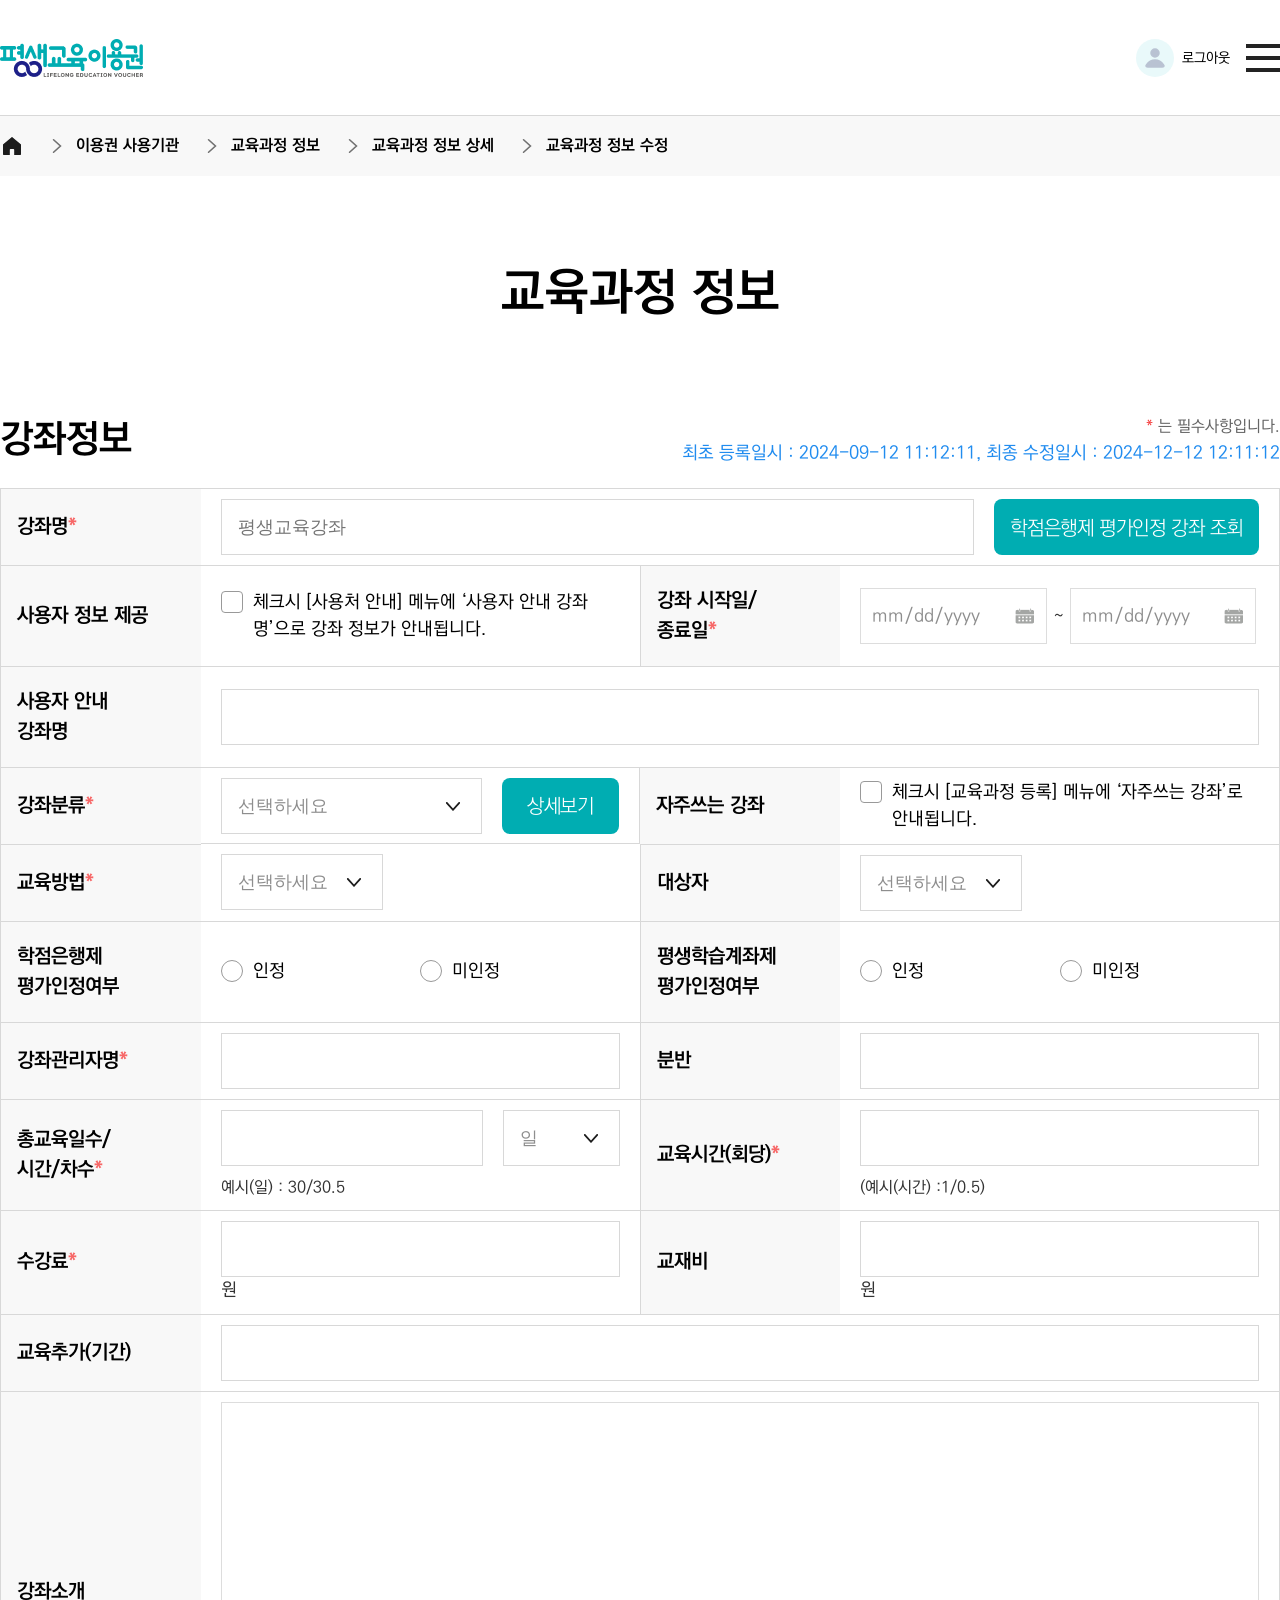
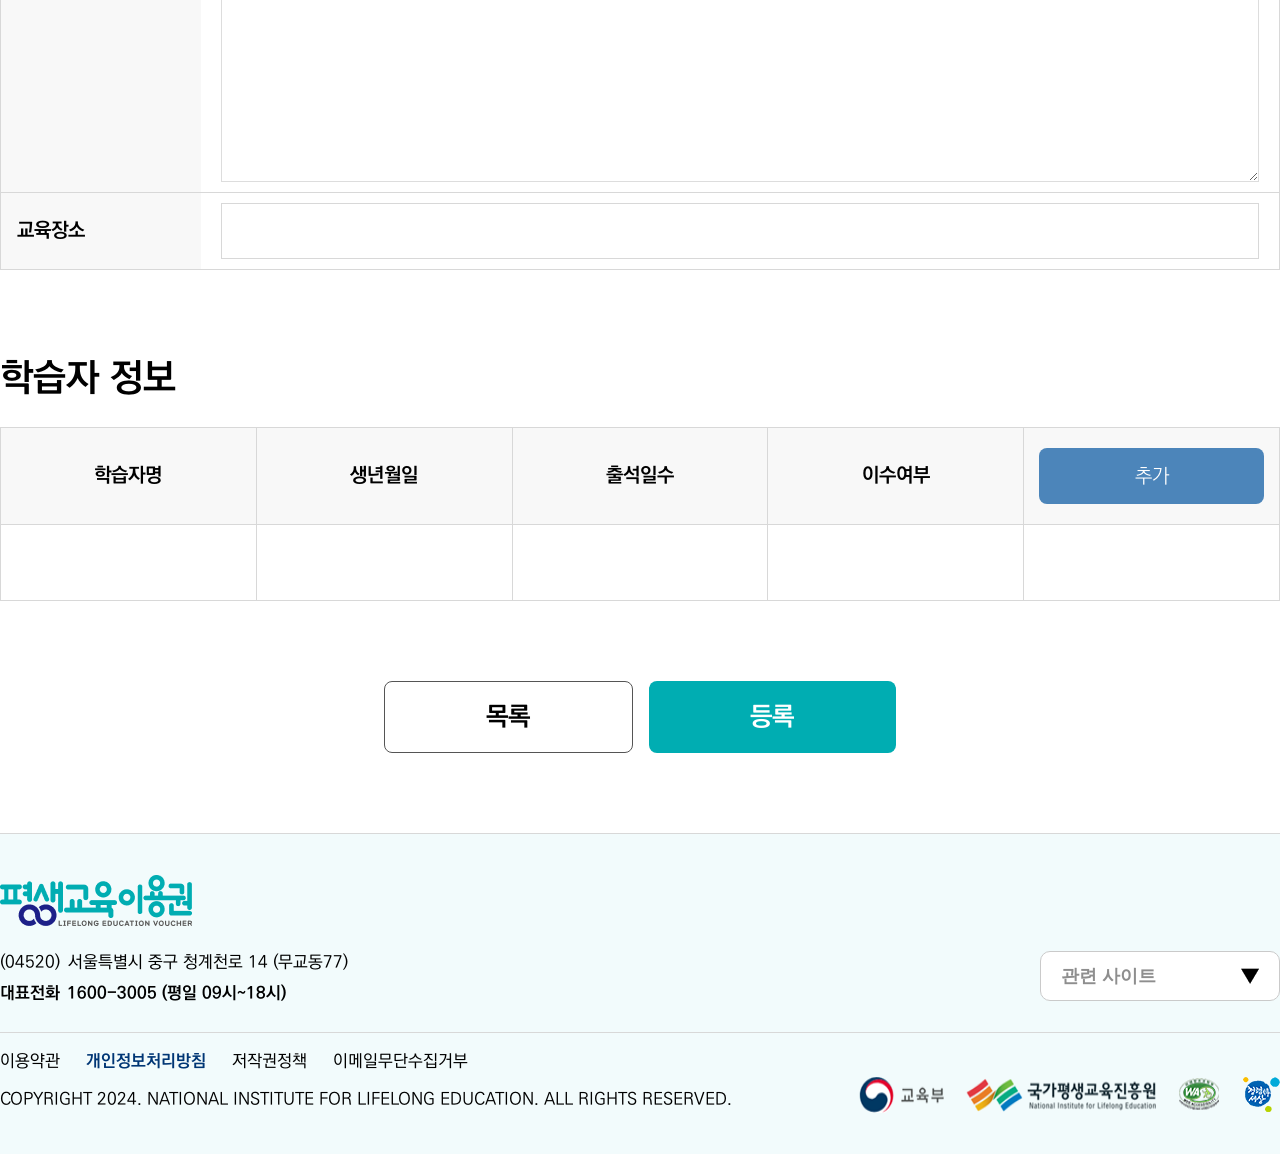
<file: work/IIP_203.html>
<!DOCTYPE html>
<html lang="ko">

<head>
    <meta charset="UTF-8">
    <meta name="viewport" content="width=device-width, initial-scale=1">
    <!-- css js inject -->
    <link rel="stylesheet" href="../css/biz2/reset.css">
    <link rel="stylesheet" href="../css/biz2/common.css">
    <link rel="stylesheet" href="../css/biz2/layout.css">
    <link rel="stylesheet" href="../css/biz2/main.css">
    <link rel="stylesheet" href="../css/biz2/style.css">
    <link rel="stylesheet" href="../css/biz2/swiper-bundle.min.css">
    <script src="../js/biz2/jquery.1.8.2.min.js"></script>
    <script src="../js/biz2/swiper-bundle.min.js"></script>
    <script src="../js/biz2/script.js"></script>
    <title>울산광역시 평생교육이용권</title>
</head>

<body>
    <header>
        <div class="logo-area">
            <a href="IMP_002.html">
                <img src="../images/biz2/header_logo_2.png" alt="울산광역시">
            </a>
        </div>
        <div class="menu-area">
            <!-- 로그인 시 -->
            <a href="#" class="log-info">
                <img src="../images/biz2/ico/ico_loguser.svg" alt="로그인 유저 아이콘, 로그아웃 아이콘">
                <span class="log-info-txt">로그아웃</span>
            </a>
            <button class="open-btn">
                <span class="blind">메뉴 열기</span>
            </button>
            <div class="menu-box">
                <ul class="link-group login">
                    <li>
                        <span class="tit">사업안내</span>
                        <div class="link-item">
                            <a href="IGP_001.html">평생교육이용권이란?</a>
                            <a href="IGP_001.html">평생교육이용권 사용하기</a>
                        </div>
                    </li>
                    <li>
                        <span class="tit">이용권 사용기관</span>
                        <div class="link-item">
                            <a href="ILP_001.html">사용기관 신청</a>
                            <a href="IIP_800.html">사용기관 신청 현황</a>
                            <a class="hidden" href="#">이용권 사용내역</a>
                            <a href="#">교육결과 관리</a>
                            <a class="hidden" href="#">교육과정 정보</a>
                            <a class="hidden" href="#">학습자 정보</a>
                            <a href="IIP_400.html">기관 정보 수정</a>
                            <a class="hidden" href="#">사용기관 연수</a>
                        </div>
                    </li>
                    <li>
                        <span class="tit">게시판</span>
                        <div class="link-item">
                            <a href="IIP_001.html">공지사항</a>
                            <a href="INP_100.html">자료실</a>
                            <a href="INP_200.html">자주하는질문</a>
                            <a href="INP_200.html">질의응답</a>
                        </div>
                    </li>
                </ul>
                <button class="close-btn">
                    <span class="blind">메뉴 닫기</span>
                </button>
            </div>
        </div>
    </header>
    <div class="top-location">
        <div class="top-location-area wrap">
            <span class="home"><span class="blind">홈</span></span>
            <div class="location-box">
                <span class="arrow">이용권 사용기관</span>
                <span class="arrow">교육과정 정보</span>
                <span class="arrow">교육과정 정보 상세</span>
                <span class="arrow">교육과정 정보 수정</span>
            </div>
        </div>
    </div>
    <div class="container wrap">
        <div class="page-header">
            <h2 class="page-header-tit">교육과정 정보</h2>
        </div>
        <div class="contents">
            <div class="top-info-group">
                <h3>강좌정보</h3>
                <div class="flex-ac">
                    <div>
                        <small><em class="color-red">*</em> 는 필수사항입니다.</small>
                        <p class="color-blue">최초 등록일시 : 2024-09-12 11:12:11, 최종 수정일시 : 2024-12-12 12:11:12</p>                        
                    </div>                            
                </div>
            </div>
            <div class="com-write-table">
                <table>
                    <caption>교육과정 강좌정보 수정 테이블</caption>
                    <colgroup>
                        <col style="width: 200px;">
                        <col>
                        <col style="width: 200px;">
                        <col>
                    </colgroup>
                    <tbody>
                        <tr>
                            <th class="txt-l">
                                <label for="a" class="must-type">강좌명</label>
                            </th>
                            <td colspan="3">
                                <div class="input-wrap">
                                    <input type="text" id="a" placeholder="평생교육강좌">
                                    <button type="button" class="btns layer-btn" onclick="$('[data-pop=pop-1]').show();">학점은행제 평가인정 강좌 조회</button>
                                </div>
                            </td>
                        </tr>
                        <tr>
                            <th class="txt-l">사용자 정보 제공</th>
                            <td>
                                <div class="chk-box">
                                    <input type="checkbox" id="chk-1">
                                    <label for="chk-1">
                                        체크시 [사용처 안내] 메뉴에 ‘사용자 안내 강좌명’으로 강좌 정보가
                                        안내됩니다.
                                    </label>
                                </div>
                            </td>   
                            <th class="txt-l">
                                <label class="must-type">강좌 시작일/<br>종료일</label>
                            </th>
                            <td class="period">
                                <div class="flex-ac">
                                    <input type="date" id="srch03" class="date"> 
                                    <span class="dash">~</span> 
                                    <input type="date" class="date">
                                </div>
                            </td>
                        </tr>
                        <tr>
                            <th class="txt-l">
                                <label for="b">사용자 안내<br>강좌명</label>
                            </th>
                            <td colspan="3">
                                <input type="text" id="b">
                            </td>
                        </tr>
                        <tr>
                            <th class="txt-l">
                                <label for="c" class="must-type">강좌분류</label>
                            </th>
                            <td class="select-wrap">
                                <select id="c">
                                    <option value="none">선택하세요</option>
                                    <option value="1">2</option>
                                    <option value="1">3</option>
                                    <option value="1">4</option>
                                </select>
                                <button type="button" class="btns layer-btn" onclick="$('[data-pop=pop-2]').show();">상세보기</button>
                            </td>
                            <th class="txt-l">자주쓰는 강좌</th>
                            <td>
                                <div class="chk-box">
                                    <input type="checkbox" id="chk-2">
                                    <label for="chk-2">
                                        체크시 [교육과정 등록] 메뉴에 ‘자주쓰는 강좌’로 안내됩니다.
                                    </label>
                                </div>
                            </td>
                            <!-- 임시 스크립트 20241124 이민혁 -->
                            <script>
                                /* 해당 요소 선택 시 popup show */
                                $('#chk-2').change(function(){
                                    if($(this).is(":checked")){
                                        $('[data-pop=pop-3]').show();
                                    } else {
                                        $('[data-pop=pop-3]').hide();
                                    }
                                })
                            </script>
                        </tr>
                        <tr>
                            <th class="txt-l">
                                <label for="d" class="must-type">교육방법</label>
                            </th>
                            <td>
                                <select id="d" class="fixed-value">
                                    <option value="none">선택하세요</option>
                                    <option value="1">2</option>
                                    <option value="1">3</option>
                                    <option value="1">4</option>
                                </select>
                            </td>
                            <th class="txt-l">
                                <label for="ds">대상자</label>
                            </th>
                            <td>
                                <select id="ds" class="fixed-value">
                                    <option value="none">선택하세요</option>
                                    <option value="1">2</option>
                                    <option value="1">3</option>
                                    <option value="1">4</option>
                                </select>
                            </td>
                        </tr>
                        <tr>
                            <th class="txt-l">학점은행제<br>평가인정여부</th>
                            <td>
                                <div class="radio-box">
                                    <input type="radio" id="chk-yes" name="confirmation" value="yes">
                                    <label for="chk-yes">인정</label>
                                    <input type="radio" id="chk-no" name="confirmation" value="no">
                                    <label for="chk-no">미인정</label>
                                </div>
                            </td>
                            <th class="txt-l">평생학습계좌제<br>평가인정여부 </th>
                            <td>
                                <div class="radio-box">
                                    <input type="radio" id="chk-yes2" name="confirmation2" value="yes">
                                    <label for="chk-yes2">인정</label>
                                    <input type="radio" id="chk-no2" name="confirmation2" value="no">
                                    <label for="chk-no2">미인정</label>
                                </div>
                            </td>
                        </tr>
                        <tr>
                            <th class="txt-l">
                                <label for="e" class="must-type">강좌관리자명</label>
                            </th>
                            <td>
                                <input type="text" id="e">
                            </td>
                            <th class="txt-l">
                                <label for="f">분반</label>
                            </th>
                            <td>
                                <input type="text" id="f">
                            </td>
                        </tr>
                        <tr>
                            <th class="txt-l">
                                <label for="g" class="must-type">총교육일수/<br>시간/차수</label>
                            </th>
                            <td>
                                <div class="input-wrap">
                                    <input type="text" id="g">
                                    <select>
                                        <option value="none">일</option>
                                        <option value="1">1</option>
                                        <option value="2">2</option>
                                        <option value="3">3</option>
                                        <option value="4">4</option>
                                    </select>
                                </div>                                      
                                <p class="add-note">예시(일) : 30/30.5</p>                                    
                            </td>
                            <th class="txt-l">
                                <label for="h" class="must-type">교육시간(회당)</label>
                            </th>
                            <td>
                                <input type="text" id="h">
                                <p class="add-note">(예시(시간) :1/0.5)</p>
                            </td>
                        </tr>
                        <tr>
                            <th class="txt-l">
                                <label for="i" class="must-type">수강료</label>
                            </th>
                            <td>
                                <input type="text" id="i" class="fixed-value"> 원
                            </td>
                            <th class="txt-l">
                                <label for="j">교재비</label>
                            </th>
                            <td>
                                <input type="text" id="j" class="fixed-value"> 원
                            </td>
                        </tr>
                        <tr>
                            <th class="txt-l">
                                <label for="k">교육추가(기간)</label>
                            </th>
                            <td colspan="3"><input type="text" id="k"></td>
                        </tr>
                        <tr>
                            <th class="txt-l">
                                <label for="l">강좌소개</label>
                            </th>
                            <td colspan="3">
                                <textarea id="l"></textarea>
                            </td>
                        </tr>
                        <tr>
                            <th class="txt-l">
                                <label for="m">교육장소</label>
                            </th>
                            <td colspan="3">
                                <input type="text" id="m">
                            </td>
                        </tr>
                    </tbody>
                </table>
                <div class="top-info-group">
                    <h3>학습자 정보</h3>
                </div>
                <div class="com-view-table">
                    <table>
                        <caption>학습자 정보 테이블</caption>
                        <colgroup>
                            <col style="width: 20%;">
                            <col style="width: 20%;">
                            <col style="width: 20%;">
                            <col style="width: 20%;">
                            <col style="width: 20%;">
                        </colgroup>
                        <thead>
                            <tr>
                                <th>학습자명</th>
                                <th>생년월일</th>
                                <th>출석일수</th>
                                <th>이수여부</th>
                                <th>
                                    <button type="button" class="layer-btn btns bg-blue" onclick="$('[data-pop=pop-3]').show();">추가</button>
                                </th>
                            </tr>
                        </thead>
                        <tbody>
                            <tr>
                                <td></td>
                                <td></td>
                                <td></td>
                                <td></td>
                                <td></td>
                            </tr>
                        </tbody>
                    </table>
                </div>
                <div class="btns-bottom">
                    <button type="button" class="btn-bd">목록</button>
                    <button type="button" class="btns">등록</button>
                </div>
            </div> 
        </div>
    </div>
    <footer class="wrap">
        <div class="info-content">
            <span class="footer-logo"><span class="blind">평생교육이용권</span></span>
            <address>
                <span class="txt"><span>(04520)</span><span>서울특별시 중구 청계천로 14 (무교동77)</span></span>
                <span class="tel"><span>대표전화</span><span>1600-3005 (평일 09시~18시)</span></span>
            </address>
            <select class="ui-select" title="관련 사이트 선택">
                <option value="#">관련 사이트</option>
            </select>
            <div class="link-area">
                <div class="link-box">
                    <a href="#">이용약관</a>
                    <a href="#" class="on">개인정보처리방침</a>
                    <a href="#">저작권정책</a>
                    <a href="#">이메일무단수집거부</a>
                </div>
                <span class="copy">
                    COPYRIGHT 2024. NATIONAL INSTITUTE FOR LIFELONG EDUCATION. ALL RIGHTS
                    RESERVED.
                </span>
                <div class="support-box">
                    <img src="../images/biz2/footer_link_1.png" alt="교육부">
                    <img src="../images/biz2/footer_link_2.png" alt="국가평생교육진흥원">
                    <img src="../images/biz2/footer_link_3.png" alt="wa">
                    <img src="../images/biz2/footer_link_4.png" alt="청렴세상">
                </div>
            </div>
        </div>
    </footer>
    <div class="layer-pop" data-pop="pop-1">
        <div class="layer-content" style="--max-width: 840px">
            <div class="layer-scroll">
                <span class="title">학점은행제 강좌 조회</span>
                <div class="info-area">
                    <div class="search-box list">
                        <div class="flex-ac">
                            <label for="1">강좌명</label>
                            <input type="text" id="1">
                        </div>
                        <div class="flex-ac">
                            <label for="2">강좌시작일</label>
                            <input type="text" id="2">
                            <label for="3">분반</label>
                            <input type="text" id="3">
                            <button class="btns">검색</button>
                        </div>
                    </div>
                    <div class="top-info-group">
                        <p class="top-info-group-data">총 <strong>4</strong>건</p>
                    </div>
                    <div class="com-view-table">
                        <table class="mg-0">
                            <caption>
                                학점은행제 강좌 조회 테이블
                            </caption>
                            <colgroup>
                                <col>
                                <col>
                                <col>
                                <col>
                                <col>
                            </colgroup>
                            <thead>
                                <tr>
                                    <th>강좌명</th>
                                    <th>분반</th>
                                    <th>교육시작일자</th>
                                    <th>교육종로일자</th>
                                    <th>강사명</th>
                                </tr>
                            </thead>
                            <tbody>
                                <tr>
                                    <td>평생교육강좌</td>
                                    <td>1</td>
                                    <td>2022.12.12</td>
                                    <td>2022.12.21</td>
                                    <td>홍길동</td>
                                </tr>
                                <tr>
                                    <td>평생교육강좌</td>
                                    <td>1</td>
                                    <td>2022.12.12</td>
                                    <td>2022.12.21</td>
                                    <td>홍길동</td>
                                </tr>
                                <tr>
                                    <td>평생교육강좌</td>
                                    <td>1</td>
                                    <td>2022.12.12</td>
                                    <td>2022.12.21</td>
                                    <td>홍길동</td>
                                </tr>
                                <tr>
                                    <td>평생교육강좌</td>
                                    <td>1</td>
                                    <td>2022.12.12</td>
                                    <td>2022.12.21</td>
                                    <td>홍길동</td>
                                </tr>
                                <tr>
                                    <td>평생교육강좌</td>
                                    <td>1</td>
                                    <td>2022.12.12</td>
                                    <td>2022.12.21</td>
                                    <td>홍길동</td>
                                </tr>
                            </tbody>
                        </table>
                    </div>
                    <div class="com-paging">
                        <button class="prev">이전</button>
                        <button class="on">1</button>
                        <button>2</button>
                        <button>3</button>
                        <button>4</button>
                        <button>5</button>
                        <span class="empty">...</span>
                        <button>120</button>
                        <button class="next">다음</button>
                    </div>
                    <div class="layer-btn-wrap">
                        <button class="btns" onclick="$('[data-pop=pop-1]').hide();">닫기</button>
                    </div>
                </div>
            </div>
        </div>
    </div>
    <div class="layer-pop" data-pop="pop-2">
        <div class="layer-content" style="--max-width: 1200px">
            <div class="layer-scroll">
                <span class="title">평생교육프로그램 6대 영역별 분류</span>
                <div class="info-area">
                    <div class="table-box mg-0">
                        <div class="com-view-table">
                            <table>
                                <thead>
                                    <tr>
                                        <th colspan="2">대분류</th>
                                        <th colspan="2">중분류</th>
                                        <th rowspan="2">프로그램 예시</th>
                                    </tr>
                                    <tr>
                                        <th>6대영역</th>
                                        <th>정의</th>
                                        <th>하위영역</th>
                                        <th class="border-d8-r">정의</th>
                                    </tr>
                                </thead>
                                <tbody>
                                    <tr>
                                        <td rowspan="3">기초문해교육<br>(언어적 기초와 활용)</td>
                                        <td rowspan="3">한글을 읽고, 쓸 수 있도록 하는 문자해독능력과 생활속에서 직면한 문제를 해결하고 주어진 과업을 수행할 수 있는 문해활용능력을 개발하는 평생교육</td>
                                        <td>내국인 한글문해 프로그램</td>
                                        <td>비문해자가 한글을 읽고, 쓸 수 있는 문자해독능력을 도울 체계적으로 지도하는 프로그램</td>
                                        <td>어르신한글교실, 찾아가는한글교실, 한글교실(초급·중급) 등</td>
                                    </tr>
                                    <tr>
                                        <td>다문화 한글문해 프로그램</td>
                                        <td>다문화 외국인이 한글을 읽고, 쓸 수 있는 문자해독능력을 갖도록 체계적으로 지도하는 프로그램</td>
                                        <td>외국인 한글교실, 다문화가족문해교실, 귀화인한국어교육과정 등</td>
                                    </tr>
                                    <tr>
                                        <td>한글생활문해 프로그램</td>
                                        <td>문자해독 후 한글을 응용하여 직면한 문제를 해결하고 주어진 과업을 수행할 수 있는 기초생활 교육을 지원하는 프로그램</td>
                                        <td>한글 응용교육, 문해학습자 기초컴퓨터 활용교육, 기초영어교육, 한글인증시험 준비교육과정 등</td>
                                    </tr>
                                </tbody>
                            </table>
                        </div>
                    </div>
                    <div class="layer-btn-wrap">
                        <button class="btns" onclick="$('[data-pop=pop-2]').hide();">닫기</button>
                    </div>
                </div>
            </div>
        </div>
    </div>
    <div class="layer-pop" data-pop="pop-3">
        <div class="layer-content" style="--max-width: 1200px">
            <div class="layer-scroll">
                <span class="title">자주쓰는 강좌</span>
                <div class="info-area">
                    <div class="table-box">
                        <div class="com-write-table">
                            <table>
                                <caption>자주쓰는 강좌 안내 테이블</caption>
                                <colgroup>
                                    <col style="width: 150px;">
                                    <col>
                                </colgroup>
                                <tbody>
                                    <tr>
                                        <th>구분</th>
                                        <td>
                                            <div class="radio-box">
                                                <input type="radio" id="chk-ex" name="confirmation" value="yes">
                                                <label for="chk-ex">자주쓰는 강좌</label>
                                            </div>
                                        </td>
                                    </tr>
                                </tbody>
                            </table>
                        </div>
                        <div class="com-view-table">
                            <table>
                                <colgroup>
                                    <col>
                                    <col>
                                    <col>
                                    <col>
                                    <col>
                                    <col>
                                    <col>
                                </colgroup>
                                <thead>
                                    <tr>
                                        <th>강좌명</th>
                                        <th>강좌분류</th>
                                        <th>교육방법</th>
                                        <th>
                                            총교육일수
                                            <br>
                                            (총 교육시간)
                                        </th>
                                        <th>
                                            교육시간<br>
                                            (회당)
                                        </th>
                                        <th>수강료</th>
                                        <th>교재비</th>
                                    </tr>
                                </thead>
                                <tbody>
                                    <tr>
                                        <td>유럽바리스타 자격증</td>
                                        <td>시민참여교육</td>
                                        <td>온라인</td>
                                        <td>11일</td>
                                        <td>2</td>
                                        <td>100,000원</td>
                                        <td>50,000원</td>
                                    </tr>
                                    <tr>
                                        <td>유럽바리스타 자격증</td>
                                        <td>시민참여교육</td>
                                        <td>온라인</td>
                                        <td>11일</td>
                                        <td>2</td>
                                        <td>100,000원</td>
                                        <td>50,000원</td>
                                    </tr>
                                </tbody>
                            </table>
                        </div>
                    </div>
                    <div class="com-paging">
                        <button class="prev">이전</button>
                        <button class="on">1</button>
                        <button>2</button>
                        <button>3</button>
                        <button>4</button>
                        <button>5</button>
                        <span class="empty">...</span>
                        <button>120</button>
                        <button class="next">다음</button>
                    </div>
                    <div class="layer-btn-wrap">
                        <button class="btns" onclick="$('[data-pop=pop-3]').hide();">닫기</button>
                    </div>
                </div>
            </div>
        </div>
    </div>    
</body>
</html>
</file>
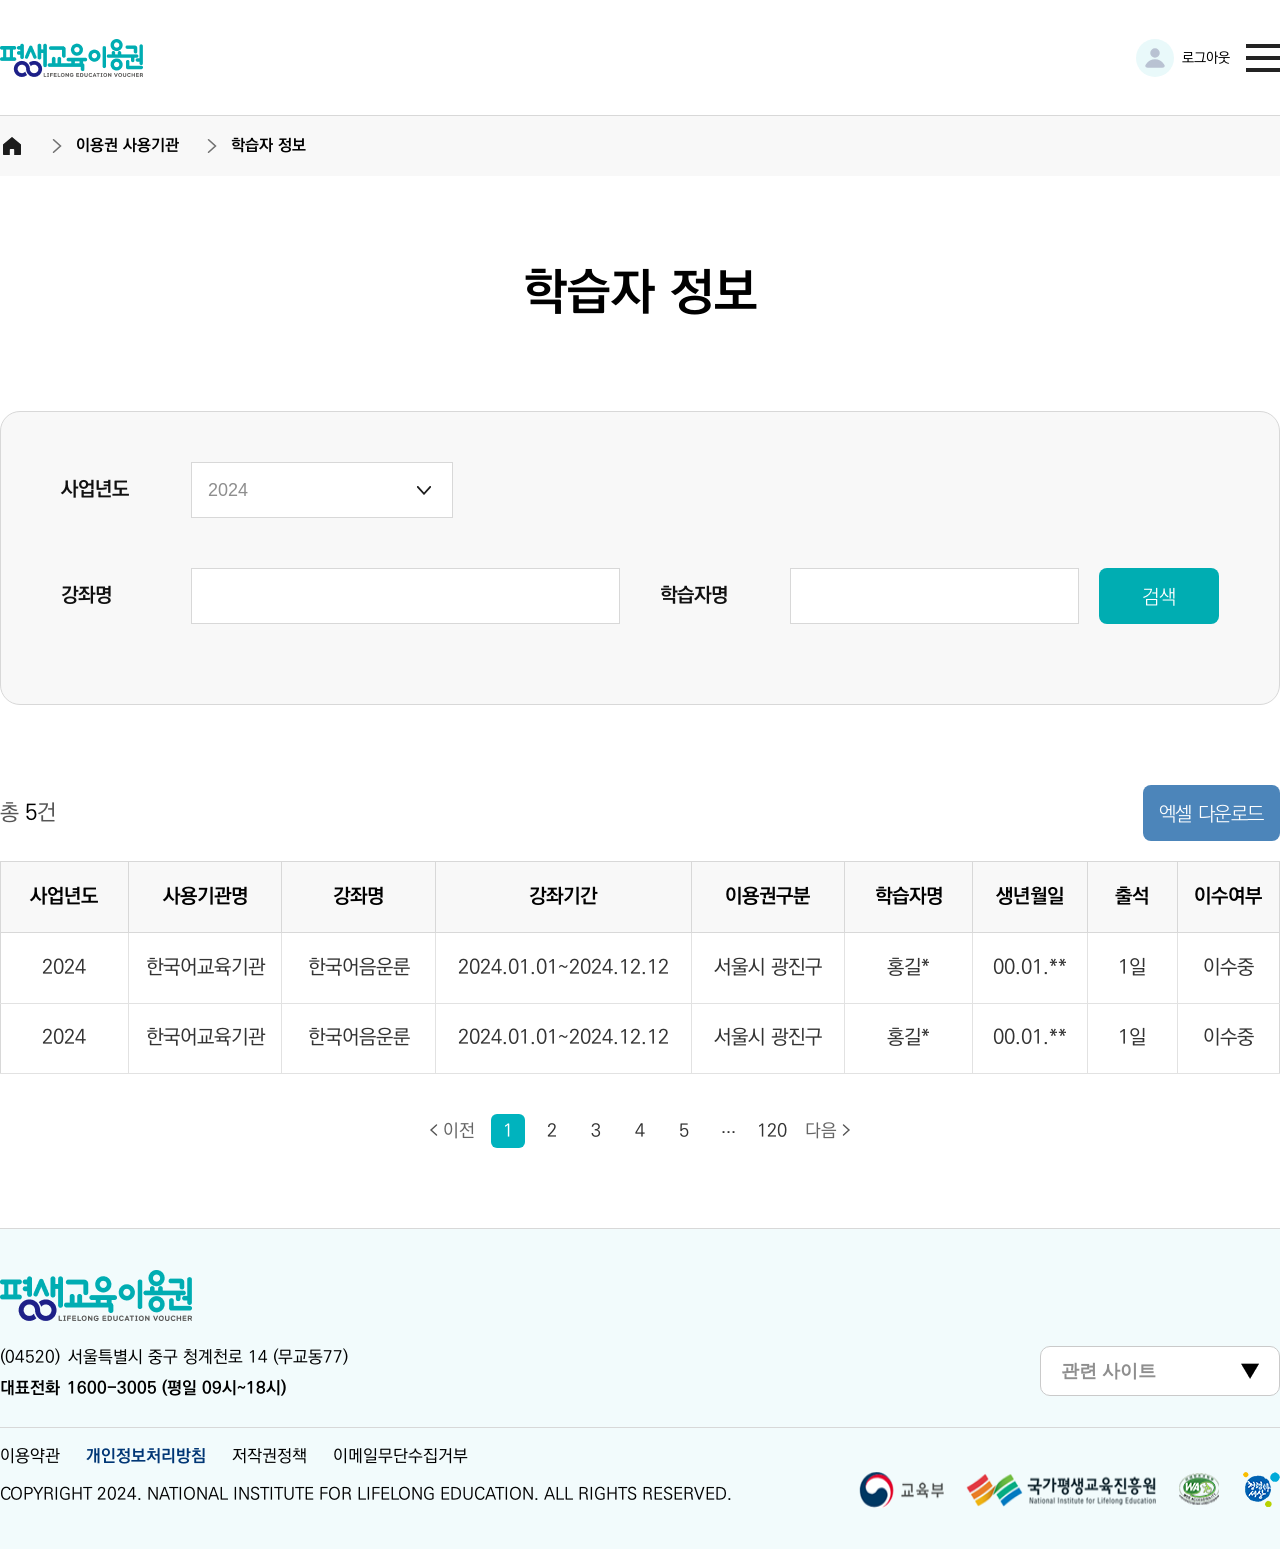
<file: work/IIP_300.html>
<!DOCTYPE html>
<html lang="ko">

<head>
    <meta charset="UTF-8">
    <meta name="viewport" content="width=device-width, initial-scale=1">
    <!-- css js inject -->
    <link rel="stylesheet" href="../css/biz2/reset.css">
    <link rel="stylesheet" href="../css/biz2/common.css">
    <link rel="stylesheet" href="../css/biz2/layout.css">
    <link rel="stylesheet" href="../css/biz2/main.css">
    <link rel="stylesheet" href="../css/biz2/style.css">
    <link rel="stylesheet" href="../css/biz2/swiper-bundle.min.css">
    <script src="../js/biz2/jquery.1.8.2.min.js"></script>
    <script src="../js/biz2/swiper-bundle.min.js"></script>
    <script src="../js/biz2/script.js"></script>
    <title>울산광역시 평생교육이용권</title>
</head>

<body>
    <header>
        <div class="logo-area">
            <a href="IMP_002.html">
                <img src="../images/biz2/header_logo_2.png" alt="울산광역시">
            </a>
        </div>
        <div class="menu-area">
            <!-- 로그인 시 -->
            <a href="#" class="log-info">
                <img src="../images/biz2/ico/ico_loguser.svg" alt="로그인 유저 아이콘, 로그아웃 아이콘">
                <span class="log-info-txt">로그아웃</span>
            </a>
            <button class="open-btn">
                <span class="blind">메뉴 열기</span>
            </button>
            <div class="menu-box">
                <ul class="link-group login">
                    <li>
                        <span class="tit">사업안내</span>
                        <div class="link-item">
                            <a href="IGP_001.html">평생교육이용권이란?</a>
                            <a href="IGP_001.html">평생교육이용권 사용하기</a>
                        </div>
                    </li>
                    <li>
                        <span class="tit">이용권 사용기관</span>
                        <div class="link-item">
                            <a href="ILP_001.html">사용기관 신청</a>
                            <a href="IIP_800.html">사용기관 신청 현황</a>
                            <a class="hidden" href="#">이용권 사용내역</a>
                            <a href="#">교육결과 관리</a>
                            <a class="hidden" href="#">교육과정 정보</a>
                            <a class="hidden" href="#">학습자 정보</a>
                            <a href="IIP_400.html">기관 정보 수정</a>
                            <a class="hidden" href="#">사용기관 연수</a>
                        </div>
                    </li>
                    <li>
                        <span class="tit">게시판</span>
                        <div class="link-item">
                            <a href="IIP_001.html">공지사항</a>
                            <a href="INP_100.html">자료실</a>
                            <a href="INP_200.html">자주하는질문</a>
                            <a href="INP_200.html">질의응답</a>
                        </div>
                    </li>
                </ul>
                <button class="close-btn">
                    <span class="blind">메뉴 닫기</span>
                </button>
            </div>
        </div>
    </header>
    <div class="top-location">
        <div class="top-location-area wrap">
            <span class="home"><span class="blind">홈</span></span>
            <div class="location-box">
                <span class="arrow">이용권 사용기관</span>
                <span class="arrow">학습자 정보</span>
            </div>
        </div>
    </div>
    <div class="container wrap">
        <div class="page-header">
            <h2 class="page-header-tit">학습자 정보</h2>
        </div>           
        <div class="contents">
            <div class="search-box">
                <form>
                    <fieldset>
                        <legend>학습자 정보 검색영역</legend>
                        <div class="search-list">
                            <dl class="period">
                                <dt><label for="srch01">사업년도</label></dt>
                                <dd>
                                    <select name="" id="srch01">
                                        <option value="">2024</option>
                                    </select>
                                </dd>                    
                            </dl>
                            <dl>
                                <dt><label for="srch04">강좌명</label></dt>
                                <dd><input type="text" id="srch04"></dd>         
                            </dl>
                            <dl>
                                <dt><label for="srch05">학습자명</label></dt>
                                <dd class="input-wrap">
                                    <input type="text" id="srch05">
                                    <button type="submit" class="btns">검색</button>
                                </dd>  
                            </dl>
                        </div>
                    </fieldset>
                </form> 
            </div>
            <div class="top-info-group">
                <div class="top-info flex-ac">
                    <p class="top-info-group-data">총 <strong>5</strong>건</p>
                </div>
                <button type="button" class="btns bg-blue">엑셀 다운로드</button>
            </div>                  
            <!-- vertical table -->
            <div class="com-view-table">
                <table>
                    <caption>학습자 정보 테이블</caption>
                    <colgroup>
                        <col style="width:10%;">
                        <col style="width:12%;">
                        <col style="width:12%;">
                        <col>
                        <col style="width:12%;">                                
                        <col style="width:10%;">
                        <col style="width:9%;">
                        <col style="width:7%;">
                        <col style="width:8%;">
                    </colgroup>
                    <thead>
                        <tr>
                            <th>사업년도</th>
                            <th>사용기관명</th>
                            <th>강좌명</th>
                            <th>강좌기간</th>
                            <th>이용권구분</th>
                            <th>학습자명</th>
                            <th>생년월일</th>
                            <th>출석</th>
                            <th>이수여부</th>
                        </tr>
                    </thead>
                    <tbody>
                        <tr>
                            <td>2024</td>
                            <td>한국어교육기관</td>
                            <td>한국어음운룬</td>
                            <td>2024.01.01~2024.12.12</td>
                            <td>서울시 광진구</td>
                            <td>홍길*</td>
                            <td>00.01.**</td>
                            <td>1일</td>
                            <td>이수중</td>
                        </tr>
                        <tr>
                            <td>2024</td>
                            <td>한국어교육기관</td>
                            <td>한국어음운룬</td>
                            <td>2024.01.01~2024.12.12</td>
                            <td>서울시 광진구</td>
                            <td>홍길*</td>
                            <td>00.01.**</td>
                            <td>1일</td>
                            <td>이수중</td>
                        </tr>
                    </tbody>
                </table>
            </div>
            <!-- .// vertical table -->
            <!-- pagination -->
            <div class="com-paging">
                <button class="prev">이전</button>
                <button class="on">1</button>
                <button>2</button>
                <button>3</button>
                <button>4</button>
                <button>5</button>
                <span class="empty">...</span>
                <button>120</button>
                <button class="next">다음</button>
            </div>
            <!-- .// pagination -->
        </div>
    </div>     
    <footer class="wrap">
        <div class="info-content">
            <span class="footer-logo"><span class="blind">평생교육이용권</span></span>
            <address>
                <span class="txt"><span>(04520)</span><span>서울특별시 중구 청계천로 14 (무교동77)</span></span>
                <span class="tel"><span>대표전화</span><span>1600-3005 (평일 09시~18시)</span></span>
            </address>
            <select class="ui-select" title="관련 사이트 선택">
                <option value="#">관련 사이트</option>
            </select>
            <div class="link-area">
                <div class="link-box">
                    <a href="#">이용약관</a>
                    <a href="#" class="on">개인정보처리방침</a>
                    <a href="#">저작권정책</a>
                    <a href="#">이메일무단수집거부</a>
                </div>
                <span class="copy">
                    COPYRIGHT 2024. NATIONAL INSTITUTE FOR LIFELONG EDUCATION. ALL RIGHTS
                    RESERVED.
                </span>
                <div class="support-box">
                    <img src="../images/biz2/footer_link_1.png" alt="교육부">
                    <img src="../images/biz2/footer_link_2.png" alt="국가평생교육진흥원">
                    <img src="../images/biz2/footer_link_3.png" alt="wa">
                    <img src="../images/biz2/footer_link_4.png" alt="청렴세상">
                </div>
            </div>
        </div>
    </footer>
    <div class="layer-pop" data-pop="pop-1">
        <div class="layer-content" style="--max-width: 840px">
            <div class="layer-scroll">
                <span class="title">평생교육이용권 신청을 위한 개인정보 수집 · 이용 동의(선택)</span>
                <div class="info-area">
                    <div class="text-box">
                        <p class="txt">평생교육이용권 홈페이지에서 제공하는 인터넷 관련 서비스를 원활하게 수행하기 위하여 개인정보의 수집.유출.오용.남용으로부터 사생활의 비밀 등을 보호하도록 한 개인정보보호법 규정에 따라 다음과 같이 수집·이용 됩니다.</p>
                        <div class="table-group">
                            <span class="tit">개인정보 수집 · 이용 동의</span>
                            <table>
                                <caption>개인정보 수집 · 이용 동의에 관한 테이블이며 항목, 수집이용 목적, 보유기간 등으로 구성되어 있음</caption>
                                <colgroup>
                                    <col style="width:218px;">
                                    <col style="width:291px;">
                                    <col style="width:159px;">
                                </colgroup>
                                <thead>
                                    <tr>
                                        <th>항목</th>
                                        <th>수집 · 이용 목적</th>
                                        <th>보유기간</th>
                                    </tr>
                                </thead>
                                <tbody>
                                    <tr>
                                        <td>회원 계정정보(ID, 비밀번호), 암호화된 이용자 확인 값(CI), 회원가입동의여부, 평생학습계좌번호</td>
                                        <td>- 평생학습계좌제 학습계좌 발급 및 학습이력관리<br>- 평생교육이용권 홈페이지 회원관리</td>
                                        <td class="center">5년, 회원탈퇴 시까지</td>
                                    </tr>
                                </tbody>
                            </table>
                        </div>
                        <p class="txt">※ 위의 개인정보 수집 · 이용에 대한 동의를 거부할 권리가 있으며, 동의 거부 시 평생교육이용권 신청 · 선정 · 지급에는 제한이 없으나 부가서비스 제공은 제한을 받습니다.</p>
                    </div>
                    <div class="btn-box">
                        <button onclick="$('[data-pop=pop-1]').hide();">확인</button>
                    </div>
                </div>
                <button class="close-btn" onclick="$('[data-pop=pop-1]').hide();"><span class="blind">레이어 팝업 닫기</span></button>
            </div>
        </div>
    </div>
</body>
</html>
</file>
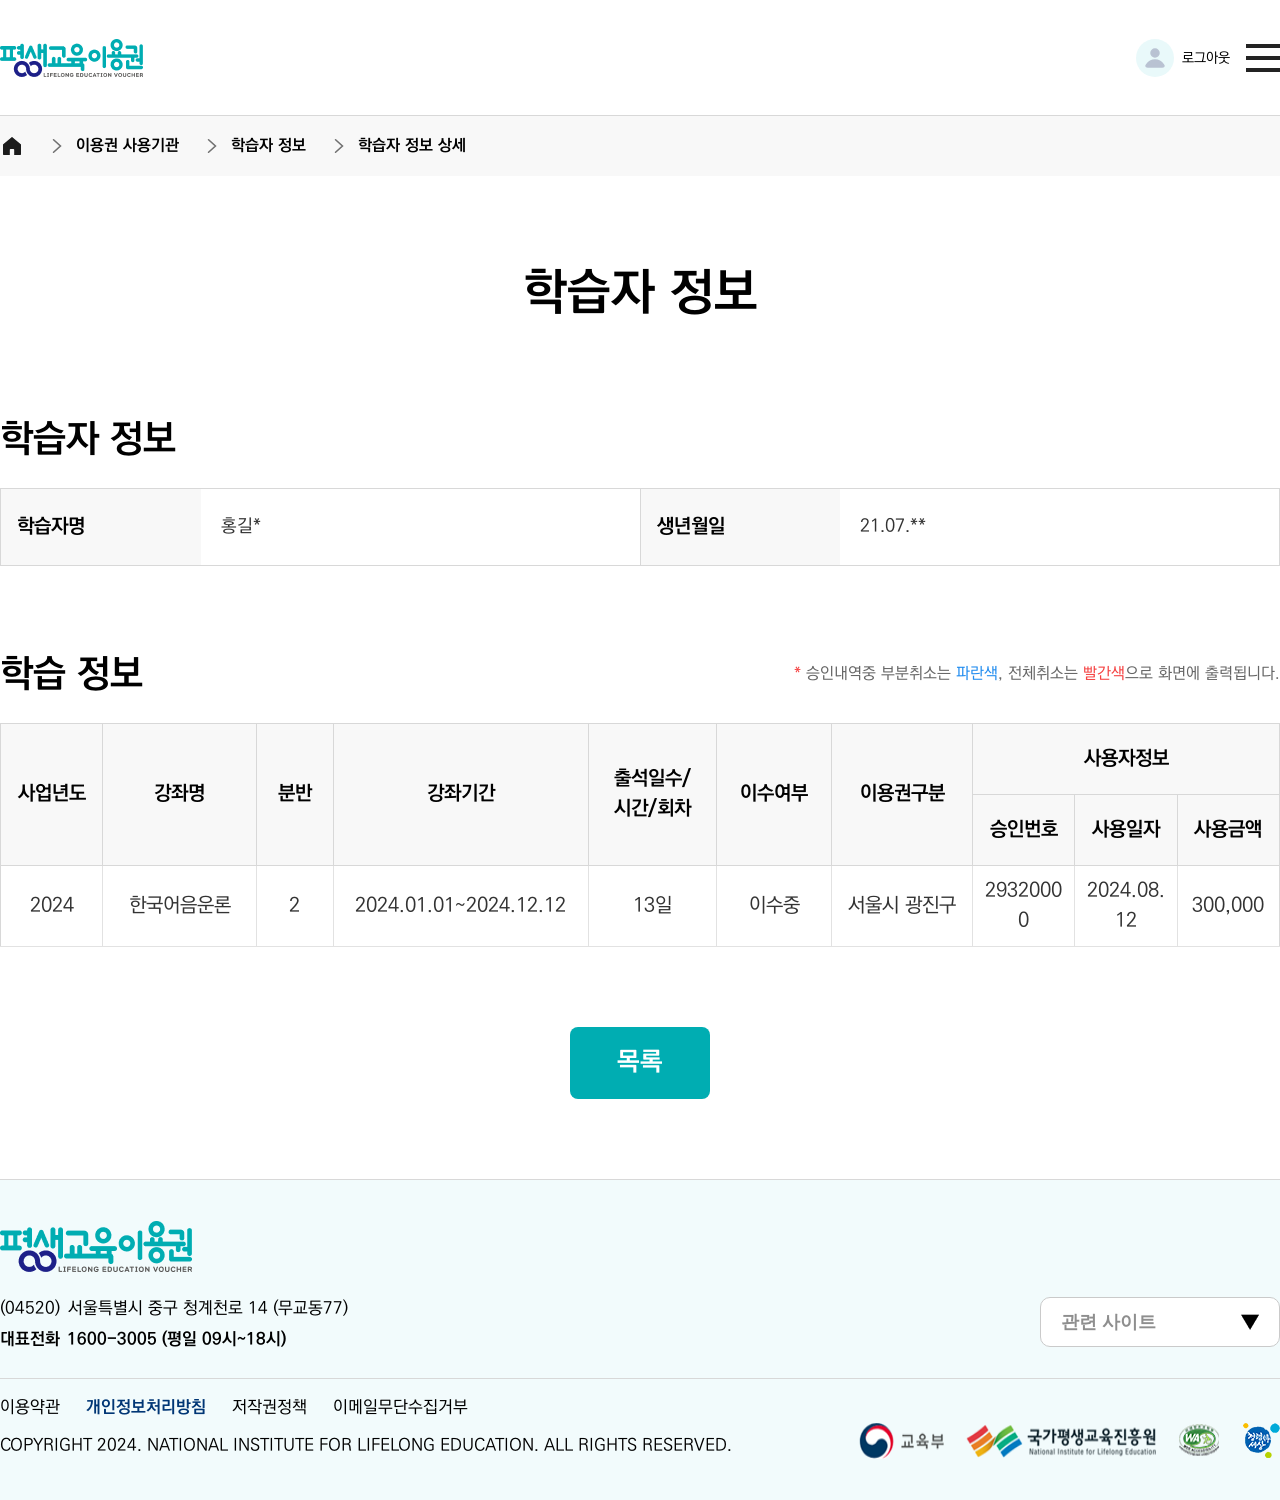
<file: work/IIP_301.html>
<!DOCTYPE html>
<html lang="ko">

<head>
    <meta charset="UTF-8">
    <meta name="viewport" content="width=device-width, initial-scale=1">
    <!-- css js inject -->
    <link rel="stylesheet" href="../css/biz2/reset.css">
    <link rel="stylesheet" href="../css/biz2/common.css">
    <link rel="stylesheet" href="../css/biz2/layout.css">
    <link rel="stylesheet" href="../css/biz2/main.css">
    <link rel="stylesheet" href="../css/biz2/style.css">
    <link rel="stylesheet" href="../css/biz2/swiper-bundle.min.css">
    <script src="../js/biz2/jquery.1.8.2.min.js"></script>
    <script src="../js/biz2/swiper-bundle.min.js"></script>
    <script src="../js/biz2/script.js"></script>
    <title>울산광역시 평생교육이용권</title>
</head>

<body>
    <header>
        <div class="logo-area">
            <a href="IMP_002.html">
                <img src="../images/biz2/header_logo_2.png" alt="울산광역시">
            </a>
        </div>
        <div class="menu-area">
            <!-- 로그인 시 -->
            <a href="#" class="log-info">
                <img src="../images/biz2/ico/ico_loguser.svg" alt="로그인 유저 아이콘, 로그아웃 아이콘">
                <span class="log-info-txt">로그아웃</span>
            </a>
            <button class="open-btn">
                <span class="blind">메뉴 열기</span>
            </button>
            <div class="menu-box">
                <ul class="link-group login">
                    <li>
                        <span class="tit">사업안내</span>
                        <div class="link-item">
                            <a href="IGP_001.html">평생교육이용권이란?</a>
                            <a href="IGP_001.html">평생교육이용권 사용하기</a>
                        </div>
                    </li>
                    <li>
                        <span class="tit">이용권 사용기관</span>
                        <div class="link-item">
                            <a href="ILP_001.html">사용기관 신청</a>
                            <a href="IIP_800.html">사용기관 신청 현황</a>
                            <a class="hidden" href="#">이용권 사용내역</a>
                            <a href="#">교육결과 관리</a>
                            <a class="hidden" href="#">교육과정 정보</a>
                            <a class="hidden" href="#">학습자 정보</a>
                            <a href="IIP_400.html">기관 정보 수정</a>
                            <a class="hidden" href="#">사용기관 연수</a>
                        </div>
                    </li>
                    <li>
                        <span class="tit">게시판</span>
                        <div class="link-item">
                            <a href="IIP_001.html">공지사항</a>
                            <a href="INP_100.html">자료실</a>
                            <a href="INP_200.html">자주하는질문</a>
                            <a href="INP_200.html">질의응답</a>
                        </div>
                    </li>
                </ul>
                <button class="close-btn">
                    <span class="blind">메뉴 닫기</span>
                </button>
            </div>
        </div>
    </header>
    <div class="top-location">
        <div class="top-location-area wrap">
            <span class="home"><span class="blind">홈</span></span>
            <div class="location-box">
                <span class="arrow">이용권 사용기관</span>
                <span class="arrow">학습자 정보</span>
                <span class="arrow">학습자 정보 상세</span>
            </div>
        </div>
    </div>
    <div class="container wrap">
        <div class="page-header">
            <h2 class="page-header-tit">학습자 정보</h2>
        </div>            
        <div class="contents">
            <div class="top-info-group">
                <h3>학습자 정보</h3>
            </div>
            <div class="com-write-table">
                <table>
                    <caption>학습자 정보 테이블</caption>
                    <colgroup>
                        <col style="width: 200px;">
                        <col>
                        <col style="width: 200px;">
                        <col>
                    </colgroup>
                    <tbody>
                        <tr>
                            <th class="txt-l">학습자명</th>
                            <td>홍길*</td>
                            <th class="txt-l">생년월일</th>
                            <td>21.07.**</td>
                        </tr>
                    </tbody>
                </table>
            </div>
            <div class="top-info-group">
                <h3>학습 정보</h3>
                <div class="flex-ae">
                    <small><em class="color-red">*</em> 승인내역중 부분취소는 <em class="color-blue">파란색</em>, 전체취소는 <em class="color-red">빨간색</em>으로 화면에 출력됩니다.</small>                       
                </div>                    
            </div>      
            <div class="com-view-table">
                <table>
                    <caption>학습자정보 상세 테이블</caption>
                    <colgroup>
                        <col style="width:8%;">
                        <col style="width:12%;">
                        <col style="width:6%;">                            
                        <col style="width:20%;">                                
                        <col style="width:10%;">
                        <col style="width:9%;">
                        <col style="width:11%;">
                        <col style="width:8%;">
                        <col>
                        <col style="width:8%;">
                    </colgroup>
                    <thead>
                        <tr>
                            <th rowspan="2">사업년도</th>
                            <th rowspan="2">강좌명</th>
                            <th rowspan="2">분반</th>
                            <th rowspan="2">강좌기간</th>
                            <th rowspan="2">출석일수/<br>시간/회차</th>
                            <th rowspan="2">이수여부</th>
                            <th rowspan="2">이용권구분</th>
                            <th scope="row" colspan="3">사용자정보</th>
                        </tr>
                        <tr>
                            <th scope="col">승인번호</th>
                            <th scope="col">사용일자</th>
                            <th scope="col">사용금액</th>
                        </tr>
                    </thead>
                    <tbody>
                        <tr>
                            <td>2024</td>
                            <td>한국어음운론</td>
                            <td>2</td>
                            <td>2024.01.01~2024.12.12</td>
                            <td>13일</td>
                            <td>이수중</td>
                            <td>서울시 광진구</td>
                            <td>29320000</td>
                            <td>2024.08.12</td>
                            <td>300,000</td>
                        </tr>
                    </tbody>
                </table>
                <div class="btns-bottom">
                    <button type="button" class="btns btn-list">목록</button>
                </div>
            </div>
        </div>
    </div>    
    <footer class="wrap">
        <div class="info-content">
            <span class="footer-logo"><span class="blind">평생교육이용권</span></span>
            <address>
                <span class="txt"><span>(04520)</span><span>서울특별시 중구 청계천로 14 (무교동77)</span></span>
                <span class="tel"><span>대표전화</span><span>1600-3005 (평일 09시~18시)</span></span>
            </address>
            <select class="ui-select" title="관련 사이트 선택">
                <option value="#">관련 사이트</option>
            </select>
            <div class="link-area">
                <div class="link-box">
                    <a href="#">이용약관</a>
                    <a href="#" class="on">개인정보처리방침</a>
                    <a href="#">저작권정책</a>
                    <a href="#">이메일무단수집거부</a>
                </div>
                <span class="copy">
                    COPYRIGHT 2024. NATIONAL INSTITUTE FOR LIFELONG EDUCATION. ALL RIGHTS
                    RESERVED.
                </span>
                <div class="support-box">
                    <img src="../images/biz2/footer_link_1.png" alt="교육부">
                    <img src="../images/biz2/footer_link_2.png" alt="국가평생교육진흥원">
                    <img src="../images/biz2/footer_link_3.png" alt="wa">
                    <img src="../images/biz2/footer_link_4.png" alt="청렴세상">
                </div>
            </div>
        </div>
    </footer>
    <div class="layer-pop" data-pop="pop-1"> 
        <div class="layer-content" style="--max-width: 840px">
            <div class="layer-scroll">
                <span class="title">평생교육이용권 신청을 위한 개인정보 수집 · 이용 동의(선택)</span>
                <div class="info-area">
                    <div class="text-box">
                        <p class="txt">평생교육이용권 홈페이지에서 제공하는 인터넷 관련 서비스를 원활하게 수행하기 위하여 개인정보의 수집.유출.오용.남용으로부터 사생활의 비밀 등을 보호하도록 한 개인정보보호법 규정에 따라 다음과 같이 수집·이용 됩니다.</p>
                        <div class="table-group">
                            <span class="tit">개인정보 수집 · 이용 동의</span>
                            <table>
                                <caption>개인정보 수집 · 이용 동의에 관한 테이블이며 항목, 수집이용 목적, 보유기간 등으로 구성되어 있음</caption>
                                <colgroup>
                                    <col style="width:218px;">
                                    <col style="width:291px;">
                                    <col style="width:159px;">
                                </colgroup>
                                <thead>
                                    <tr>
                                        <th>항목</th>
                                        <th>수집 · 이용 목적</th>
                                        <th>보유기간</th>
                                    </tr>
                                </thead>
                            <tbody>
                                <tr>
                                    <td>회원 계정정보(ID, 비밀번호), 암호화된 이용자 확인 값(CI), 회원가입동의여부, 평생학습계좌번호</td>
                                    <td>- 평생학습계좌제 학습계좌 발급 및 학습이력관리<br>- 평생교육이용권 홈페이지 회원관리</td>
                                    <td class="center">5년, 회원탈퇴 시까지</td>
                                </tr>
                            </tbody>
                            </table>
                        </div>
                        <p class="txt">※ 위의 개인정보 수집 · 이용에 대한 동의를 거부할 권리가 있으며, 동의 거부 시 평생교육이용권 신청 · 선정 · 지급에는 제한이 없으나 부가서비스 제공은 제한을 받습니다.</p>
                    </div>
                    <div class="btn-box">
                        <button onclick="$('[data-pop=pop-1]').hide();">확인</button>
                    </div>
                </div>
                <button class="close-btn" onclick="$('[data-pop=pop-1]').hide();"><span class="blind">레이어 팝업 닫기</span></button>
            </div>
        </div>
    </div>
</body>
</html>
</file>
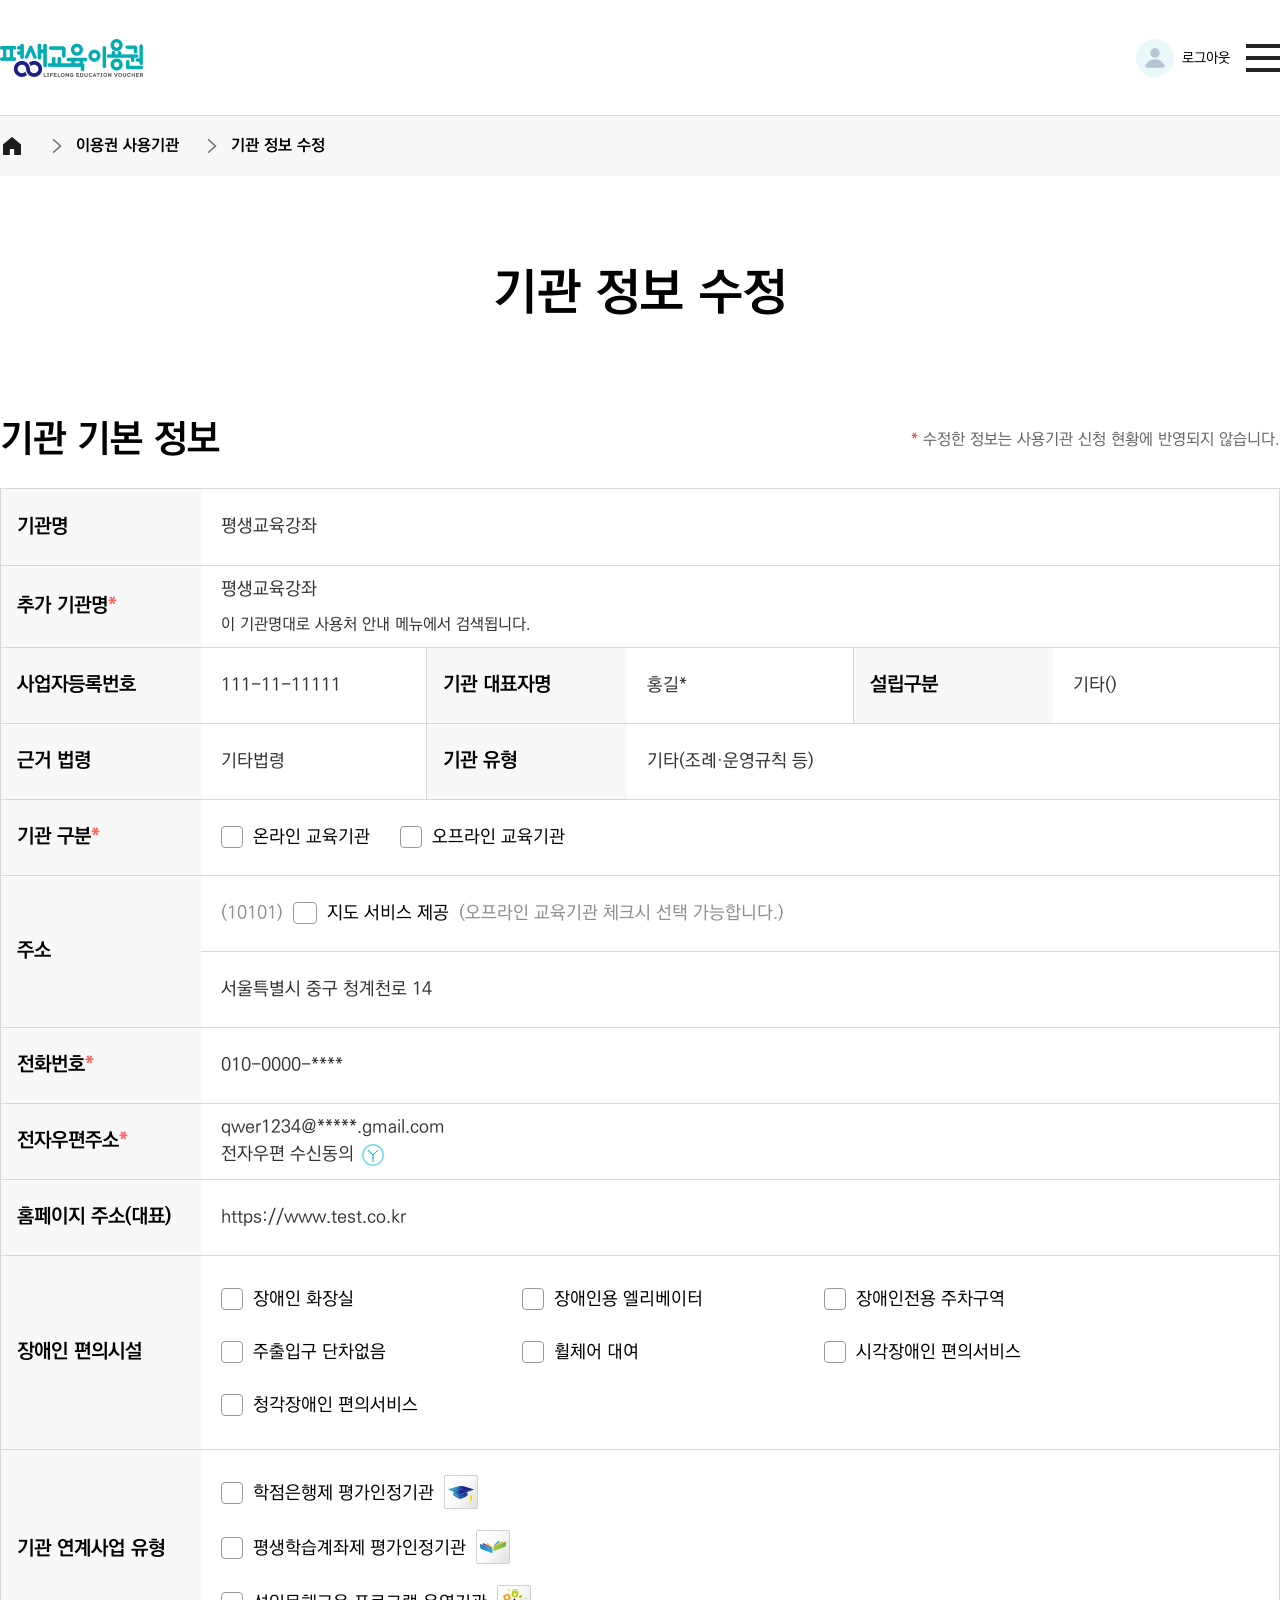
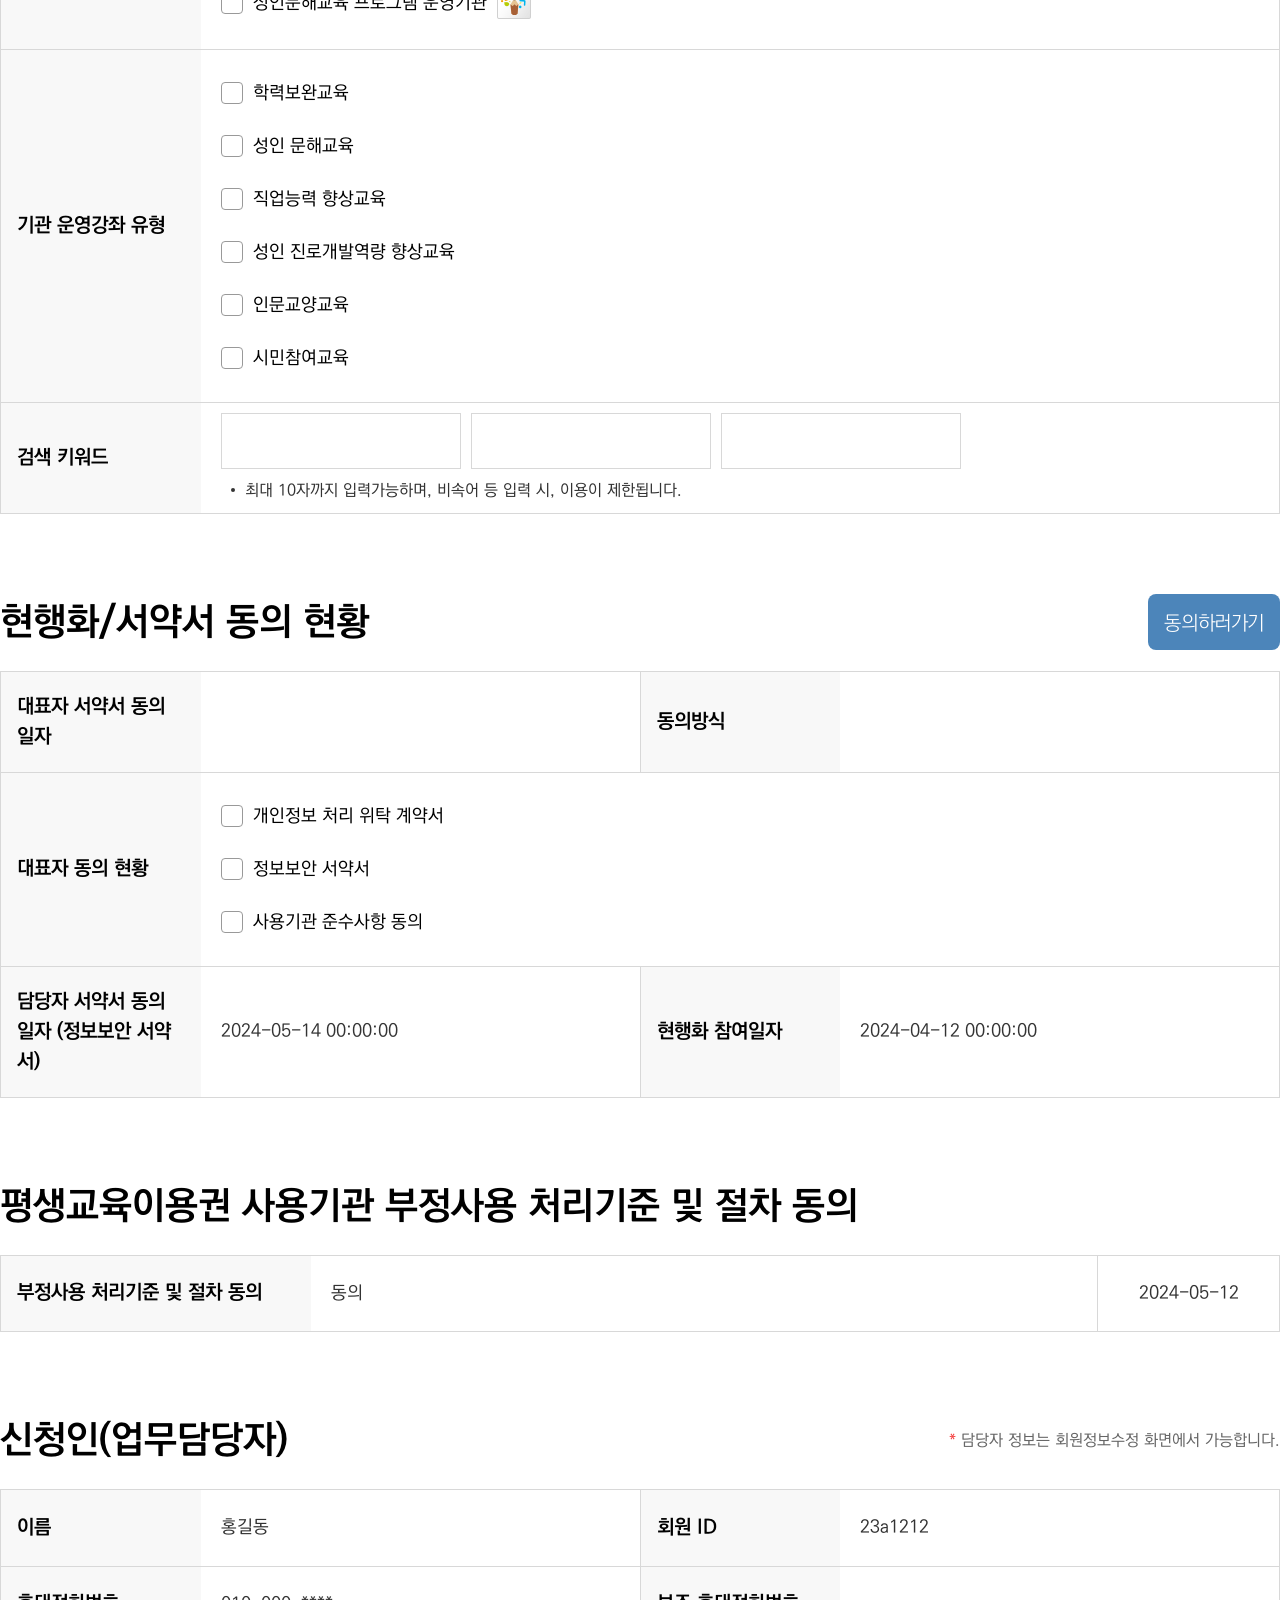
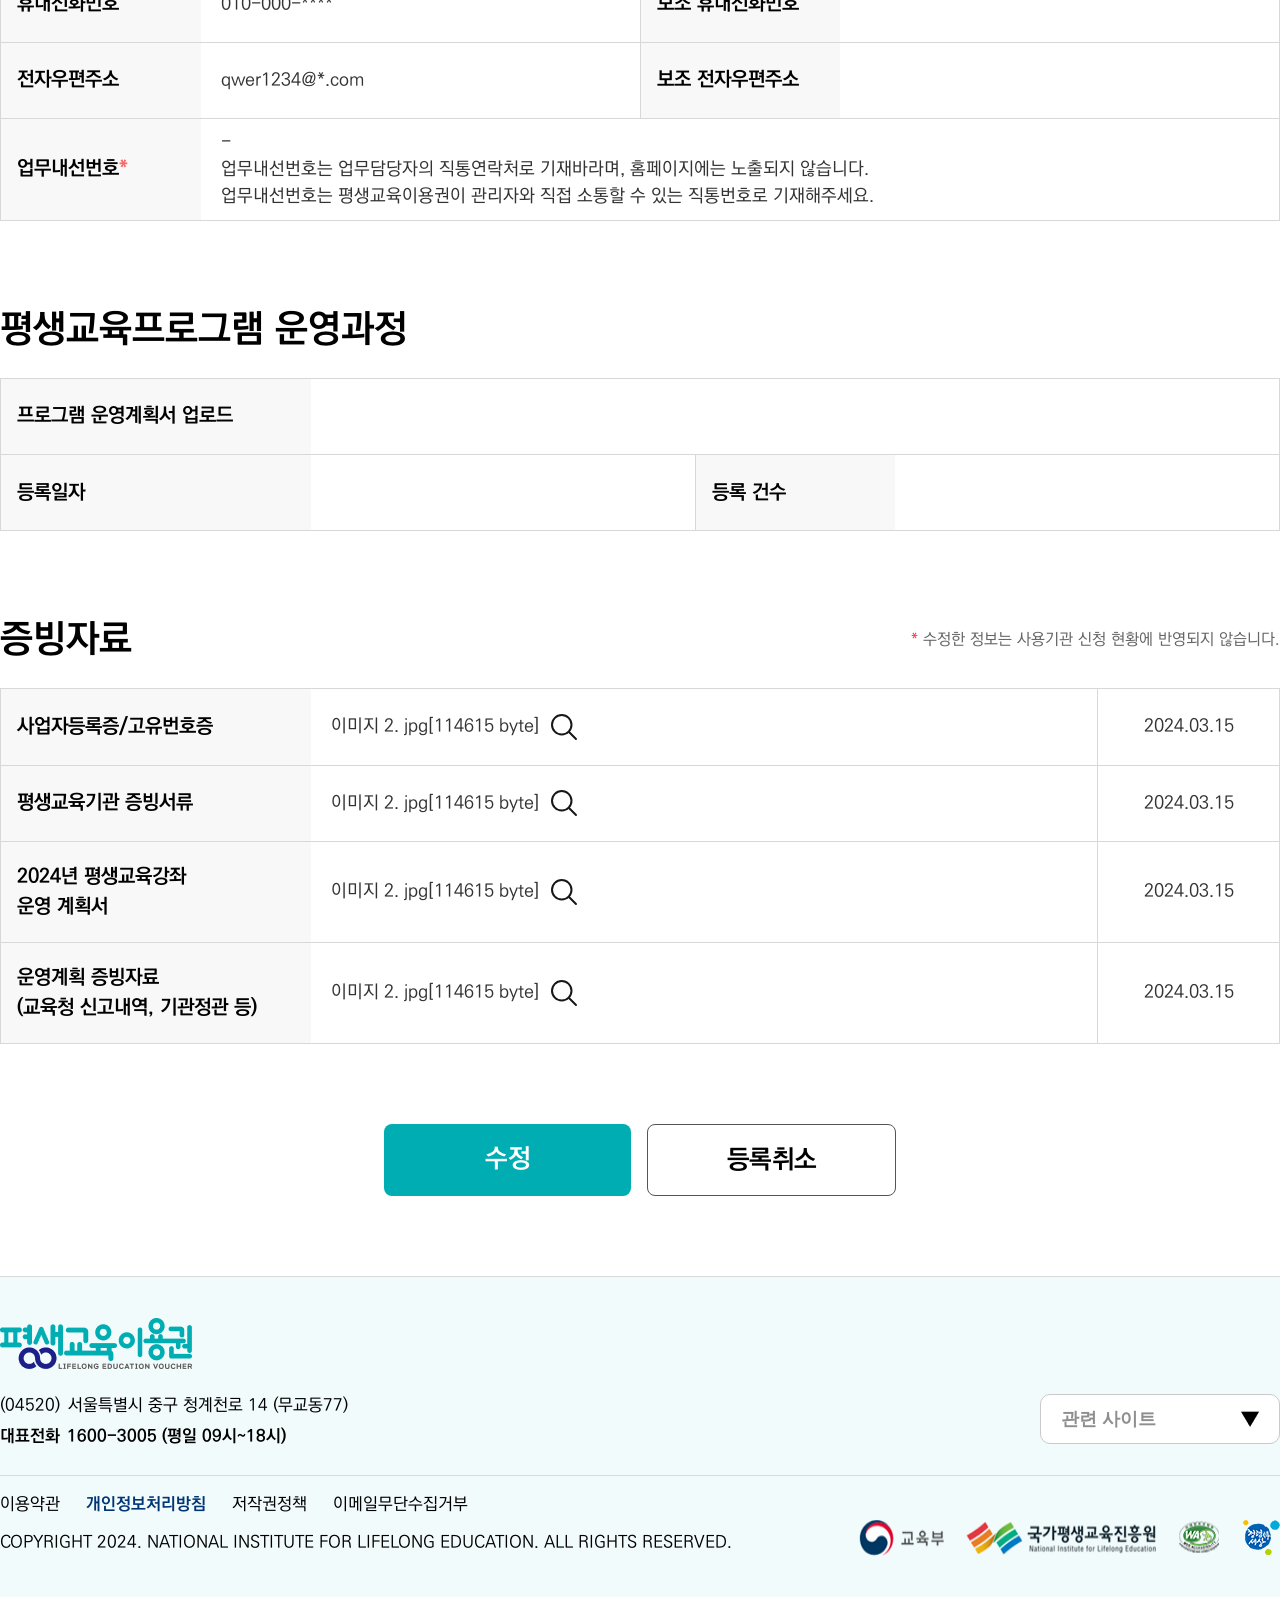
<file: work/IIP_400.html>
<!DOCTYPE html>
<html lang="ko">

<head>
    <meta charset="UTF-8">
    <meta name="viewport" content="width=device-width, initial-scale=1">
    <!-- css js inject -->
    <link rel="stylesheet" href="../css/biz2/reset.css">
    <link rel="stylesheet" href="../css/biz2/common.css">
    <link rel="stylesheet" href="../css/biz2/layout.css">
    <link rel="stylesheet" href="../css/biz2/main.css">
    <link rel="stylesheet" href="../css/biz2/style.css">
    <link rel="stylesheet" href="../css/biz2/swiper-bundle.min.css">
    <script src="../js/biz2/jquery.1.8.2.min.js"></script>
    <script src="../js/biz2/swiper-bundle.min.js"></script>
    <script src="../js/biz2/script.js"></script>
    <title>울산광역시 평생교육이용권</title>
</head>

<body>
    <header>
        <div class="logo-area">
            <a href="IMP_002.html">
                <img src="../images/biz2/header_logo_2.png" alt="울산광역시">
            </a>
        </div>
        <div class="menu-area">
            <!-- 로그인 시 -->
            <a href="#" class="log-info">
                <img src="../images/biz2/ico/ico_loguser.svg" alt="로그인 유저 아이콘, 로그아웃 아이콘">
                <span class="log-info-txt">로그아웃</span>
            </a>
            <button class="open-btn">
                <span class="blind">메뉴 열기</span>
            </button>
            <div class="menu-box">
                <ul class="link-group login">
                    <li>
                        <span class="tit">사업안내</span>
                        <div class="link-item">
                            <a href="IGP_001.html">평생교육이용권이란?</a>
                            <a href="IGP_001.html">평생교육이용권 사용하기</a>
                        </div>
                    </li>
                    <li>
                        <span class="tit">이용권 사용기관</span>
                        <div class="link-item">
                            <a href="ILP_001.html">사용기관 신청</a>
                            <a href="IIP_800.html">사용기관 신청 현황</a>
                            <a class="hidden" href="#">이용권 사용내역</a>
                            <a href="#">교육결과 관리</a>
                            <a class="hidden" href="#">교육과정 정보</a>
                            <a class="hidden" href="#">학습자 정보</a>
                            <a href="IIP_400.html">기관 정보 수정</a>
                            <a class="hidden" href="#">사용기관 연수</a>
                        </div>
                    </li>
                    <li>
                        <span class="tit">게시판</span>
                        <div class="link-item">
                            <a href="IIP_001.html">공지사항</a>
                            <a href="INP_100.html">자료실</a>
                            <a href="INP_200.html">자주하는질문</a>
                            <a href="INP_200.html">질의응답</a>
                        </div>
                    </li>
                </ul>
                <button class="close-btn">
                    <span class="blind">메뉴 닫기</span>
                </button>
            </div>
        </div>
    </header>
    <div class="top-location">
        <div class="top-location-area wrap">
            <span class="home"><span class="blind">홈</span></span>
            <div class="location-box">
                <span class="arrow">이용권 사용기관</span>
                <span class="arrow">기관 정보 수정</span>
            </div>
        </div>
    </div>
    <div class="container wrap">
        <div class="page-header">
            <h2 class="page-header-tit">기관 정보 수정</h2>
        </div>
        <div class="contents">
            <div class="top-info-group">
                <h3>기관 기본 정보</h3>
                <small><em class="color-red">*</em> 수정한 정보는 사용기관 신청 현황에 반영되지 않습니다.</small>
            </div>
            <div class="com-write-table">
                <table>
                    <caption>기관 기본 정보 수정 테이블</caption>
                    <colgroup>
                        <col style="width: 200px;">
                        <col>
                        <col style="width: 200px;">
                        <col>
                        <col style="width: 200px;">
                        <col>
                    </colgroup>
                    <tbody>
                        <tr>
                            <th class="txt-l">기관명</th>
                            <td colspan="5">평생교육강좌</td>
                        </tr>
                        <tr>
                            <th class="txt-l must-type">추가 기관명</th>
                            <td colspan="5">평생교육강좌
                                <p class="add-note">이 기관명대로 사용처 안내 메뉴에서 검색됩니다.</p>
                            </td>  
                        </tr>
                        <tr>
                            <th class="txt-l">사업자등록번호</th>
                            <td>111-11-11111</td>
                            <th class="txt-l">기관 대표자명</th>
                            <td>홍길*</td>
                            <th class="txt-l">설립구분</th>
                            <td>기타()</td>
                        </tr>
                        <tr>
                            <th class="txt-l">근거 법령</th>
                            <td>기타법령</td>
                            <th class="txt-l">기관 유형</th>
                            <td colspan="3">기타(조례·운영규칙 등)</td>
                        </tr>
                        <tr>
                            <th class="txt-l must-type">기관 구분</th>
                            <td colspan="5" class="division">
                                <div class="flex-ac">
                                    <span class="chk-box">
                                        <input type="checkbox" id="chk-1">
                                        <label for="chk-1">온라인 교육기관</label>
                                    </span>
                                    <span class="chk-box">
                                        <input type="checkbox" id="chk-2">
                                        <label for="chk-2">오프라인 교육기관</label>
                                    </span>
                                </div>
                            </td>
                        </tr>
                        <tr>
                            <th rowspan="2" class="txt-l">주소</th>
                            <td colspan="5" class="input-group">
                                <div class="flex-ac">
                                    <small class="txt-s">(10101)</small>
                                    <div class="chk-box">
                                        <input type="checkbox" id="chk-3">
                                        <label for="chk-3">지도 서비스 제공</label>
                                    </div>
                                    <small class="txt-s">(오프라인 교육기관 체크시 선택 가능합니다.)</small>
                                </div>
                            </td>
                        </tr>
                        <tr>
                            <td colspan="5">서울특별시 중구 청계천로 14</td>
                        </tr>
                        <tr>
                            <th class="txt-l">
                                <label for="tel" class="must-type">전화번호</label>
                            </th>
                            <td colspan="5">010-0000-****</td>
                        </tr>
                        <tr>
                            <th class="txt-l">
                                <label for="email" class="must-type">전자우편주소</label>
                            </th>
                            <td colspan="5">
                                <p>qwer1234@*****.gmail.com</p> 
                                <p>
                                    전자우편 수신동의
                                    <span class="mail-yes"></span>
                                    <!-- N일 시  -->
                                    <!-- <span class="mail-no"></span> -->
                                </p>                       
                            </td>                                    
                        </tr>
                        <tr>
                            <th class="txt-l">홈페이지 주소(대표)</th>
                            <td colspan="5">https://www.test.co.kr</td>
                        </tr>
                        <tr>
                            <th class="txt-l">장애인 편의시설</th>
                            <td colspan="5" class="type-wrap">
                                <div class="flex-ac divide">
                                    <div class="chk-box">
                                        <input type="checkbox" id="chk-5">
                                        <label for="chk-5">장애인 화장실</label>
                                    </div>
                                    <div class="chk-box">
                                        <input type="checkbox" id="chk-6">
                                        <label for="chk-6">장애인용 엘리베이터</label>
                                    </div>
                                    <div class="chk-box">
                                        <input type="checkbox" id="chk-7">
                                        <label for="chk-7">장애인전용 주차구역</label>
                                    </div>
                                    <div class="chk-box">
                                        <input type="checkbox" id="chk-8">
                                        <label for="chk-8">주출입구 단차없음</label>
                                    </div>
                                    <div class="chk-box">
                                        <input type="checkbox" id="chk-9">
                                        <label for="chk-9">휠체어 대여</label>
                                    </div>
                                    <div class="chk-box">
                                        <input type="checkbox" id="chk-10">
                                        <label for="chk-10">시각장애인 편의서비스</label>
                                    </div>
                                    <div class="chk-box">
                                        <input type="checkbox" id="chk-11">
                                        <label for="chk-11">청각장애인 편의서비스</label>
                                    </div>
                                </div>
                            </td>                                    
                        </tr>
                        <tr>
                            <th class="txt-l">기관 연계사업 유형</th>
                            <td colspan="5" class="type-wrap">
                                <div class="row-gap">
                                    <div class="chk-box">
                                        <input type="checkbox" id="chk-12">
                                        <label for="chk-12" class="ico organ01">학점은행제 평가인정기관</label>
                                    </div>
                                    <div class="chk-box ico">
                                        <input type="checkbox" id="chk-13">
                                        <label for="chk-13" class="ico organ02">평생학습계좌제 평가인정기관</label>
                                    </div>
                                    <div class="chk-box ico">
                                        <input type="checkbox" id="chk-14">
                                        <label for="chk-14" class="ico organ03">성인문해교육 프로그램 운영기관</label>
                                    </div>
                                </div>
                            </td>
                        </tr>
                        <tr>
                            <th class="txt-l">기관 운영강좌 유형</th>
                            <td colspan="5" class="type-wrap">
                                <div class="row-gap">
                                    <div class="chk-box">
                                        <input type="checkbox" id="chk-15">
                                        <label for="chk-15">학력보완교육</label>
                                    </div>
                                    <div class="chk-box">
                                        <input type="checkbox" id="chk-16">
                                        <label for="chk-16">성인 문해교육</label>
                                    </div>
                                    <div class="chk-box">
                                        <input type="checkbox" id="chk-17">
                                        <label for="chk-17">직업능력 향상교육</label>
                                    </div>
                                    <div class="chk-box">
                                        <input type="checkbox" id="chk-18">
                                        <label for="chk-18">성인 진로개발역량 향상교육</label>
                                    </div>
                                    <div class="chk-box">
                                        <input type="checkbox" id="chk-19">
                                        <label for="chk-19">인문교양교육</label>
                                    </div>
                                    <div class="chk-box">
                                        <input type="checkbox" id="chk-21">
                                        <label for="chk-21">시민참여교육</label>
                                    </div>
                                </div>
                            </td>
                        </tr>
                        <tr>
                            <th class="txt-l"><label for="aa">검색 키워드</label></th>
                            <td class="input-group search-keyword" colspan="5">
                                <div class="flex-ac">
                                    <input type="text" id="aa" class="fixed-width">
                                    <input type="text" class="fixed-width">
                                    <input type="text" class="fixed-width">
                                </div>
                                <p class="bullet">최대 10자까지 입력가능하며, 비속어 등 입력 시, 이용이 제한됩니다.</p>
                            </td>
                        </tr>
                    </tbody>
                </table>
            </div>  
            <div class="top-info-group">
                <h3>현행화/서약서 동의 현황</h3>
                <button type="button" class="btns bg-blue">동의하러가기</button>
            </div>    
            <div class="com-write-table">
                <table>
                    <caption>현행화/서약서 동의 현황 테이블</caption>
                    <colgroup>
                        <col style="width: 200px;">
                        <col>
                        <col style="width: 200px;">
                        <col>
                    </colgroup>
                    <tbody>
                        <tr>
                            <th class="txt-l">대표자 서약서 동의 일자</th>
                            <td></td>
                            <th class="txt-l">동의방식</th>
                            <td></td>
                        </tr>
                        <tr>
                            <th class="txt-l">대표자 동의 현황</th>
                            <td colspan="3" class="type-wrap">
                                <div class="row-gap">
                                    <div class="chk-box">
                                        <input type="checkbox" id="chk-15a">
                                        <label for="chk-15a">개인정보 처리 위탁 계약서</label>
                                    </div>
                                    <div class="chk-box">
                                        <input type="checkbox" id="chk-16a">
                                        <label for="chk-16a">정보보안 서약서</label>
                                    </div>
                                    <div class="chk-box">
                                        <input type="checkbox" id="chk-17a">
                                        <label for="chk-17a">사용기관 준수사항 동의</label>
                                    </div>
                                </div>
                            </td>
                        </tr>
                        <tr>
                            <th class="txt-l">담당자 서약서 동의 일자 (정보보안 서약서)</th>
                            <td>2024-05-14 00:00:00</td>
                            <th class="txt-l">현행화 참여일자</th>
                            <td>2024-04-12 00:00:00</td>
                        </tr>
                    </tbody>
                </table>
            </div> 
            <div class="top-info-group">
                <h3>평생교육이용권 사용기관 부정사용 처리기준 및 절차 동의</h3>
            </div>    
            <div class="com-write-table">
                <table>
                    <caption>평생교육이용권 사용기관 부정사용 처리기준 및 절차 동의 테이블</caption>
                    <colgroup>
                        <col style="width: 310px;">
                        <col>
                        <col style="width: 182px;">
                    </colgroup>
                    <tbody>
                        <tr>
                            <th class="txt-l">부정사용 처리기준 및 절차 동의</th>
                            <td>동의</td>
                            <td class="txt-c">2024-05-12</td>
                        </tr>
                    </tbody>
                </table>
            </div>  
            <div class="top-info-group">
                <h3>신청인(업무담당자)</h3>
                <small><em class="color-red">*</em> 담당자 정보는 회원정보수정 화면에서 가능합니다.</small>
            </div>    
            <div class="com-write-table">
                <table>
                    <caption>신청인(업무담당자) 테이블</caption>
                    <colgroup>
                        <col style="width: 200px;">
                        <col>
                        <col style="width: 200px;">
                        <col>
                    </colgroup>
                    <tbody>
                        <tr>
                            <th class="txt-l">이름</th>
                            <td>홍길동</td>
                            <th class="txt-l">회원 ID</th>
                            <td>23a1212</td>
                        </tr>
                        <tr>
                            <th class="txt-l">휴대전화번호</th>
                            <td>010-000-****</td>
                            <th class="txt-l">보조 휴대전화번호</th>
                            <td></td>
                        </tr>
                        <tr>
                            <th class="txt-l">전자우편주소</th>
                            <td>qwer1234@*.com</td>
                            <th class="txt-l">보조 전자우편주소</th>
                            <td></td>
                        </tr>
                        <tr>
                            <th class="txt-l">
                                <label for="tel01" class="must-type">업무내선번호</label>
                            </th>
                            <td colspan="3">
                                -
                                <ul class="add-txt">
                                    <li>업무내선번호는 업무담당자의 직통연락처로 기재바라며, 홈페이지에는 노출되지 않습니다.</li>
                                    <li>업무내선번호는 평생교육이용권이 관리자와 직접 소통할 수 있는 직통번호로 기재해주세요.</li>
                                </ul>
                            </td>
                        </tr>
                    </tbody>
                </table>
            </div> 
            <div class="top-info-group">
                <h3>평생교육프로그램 운영과정</h3>
            </div>    
            <div class="com-write-table">
                <table>
                    <caption>평생교육 프로그램 운영계획서 테이블</caption>
                    <colgroup>
                        <col style="width: 310px;">
                        <col>
                        <col style="width: 200px;">
                        <col>
                    </colgroup>
                    <tbody>
                        <tr>
                            <th class="txt-l">프로그램 운영계획서 업로드</th>
                            <td colspan="3"></td>
                        </tr>
                        <tr>
                            <th class="txt-l">등록일자</th>
                            <td></td>
                            <th class="txt-l">등록 건수</th>
                            <td></td>
                        </tr>
                    </tbody>
                </table>
            </div> 
            <div class="top-info-group">
                <h3>증빙자료</h3>
                <small><em class="color-red">*</em> 수정한 정보는 사용기관 신청 현황에 반영되지 않습니다.</small>
            </div>    
            <div class="com-write-table">
                <table>
                    <caption>증빙자료 테이블</caption>
                    <colgroup>
                        <col style="width: 310px;">
                        <col>
                        <col style="width: 182px;">
                    </colgroup>
                    <tbody>
                        <tr>
                            <th class="txt-l">사업자등록증/고유번호증</th>
                            <td>
                                <div class="flex-ac">
                                    이미지 2. jpg[114615 byte]
                                    <button type="button" class="btn-search">검색</button>
                                </div>
                            </td>
                            <td class="txt-c">2024.03.15</td>
                        </tr>
                        <tr>
                            <th class="txt-l">평생교육기관 증빙서류</th>
                            <td>
                                <div class="flex-ac">
                                    이미지 2. jpg[114615 byte]
                                    <button type="button" class="btn-search">검색</button>
                                </div>
                            </td>
                            <td class="txt-c">2024.03.15</td>
                        </tr>
                        <tr>
                            <th class="txt-l">2024년 평생교육강좌<br>운영 계획서</th>
                            <td>
                                <div class="flex-ac">
                                    이미지 2. jpg[114615 byte]
                                    <button type="button" class="btn-search">검색</button>
                                </div>
                            </td>
                            <td class="txt-c">2024.03.15</td>
                        </tr>
                        <tr>
                            <th class="txt-l">운영계획 증빙자료<br>(교육청 신고내역, 기관정관 등)</th>
                            <td>
                                <div class="flex-ac">
                                    이미지 2. jpg[114615 byte]
                                    <button type="button" class="btn-search">검색</button>
                                </div>
                            </td>
                            <td class="txt-c">2024.03.15</td>
                        </tr>
                    </tbody>
                </table>
                <div class="btns-bottom">
                    <button type="button" class="btns">수정</button>
                    <button type="button" class="btn-bd">등록취소</button>                                                
                </div>
            </div>   
        </div>
    </div>
    <footer class="wrap">
        <div class="info-content">
            <span class="footer-logo"><span class="blind">평생교육이용권</span></span>
            <address>
                <span class="txt"><span>(04520)</span><span>서울특별시 중구 청계천로 14 (무교동77)</span></span>
                <span class="tel"><span>대표전화</span><span>1600-3005 (평일 09시~18시)</span></span>
            </address>
            <select class="ui-select" title="관련 사이트 선택">
                <option value="#">관련 사이트</option>
            </select>
            <div class="link-area">
                <div class="link-box">
                    <a href="#">이용약관</a>
                    <a href="#" class="on">개인정보처리방침</a>
                    <a href="#">저작권정책</a>
                    <a href="#">이메일무단수집거부</a>
                </div>
                <span class="copy">
                    COPYRIGHT 2024. NATIONAL INSTITUTE FOR LIFELONG EDUCATION. ALL RIGHTS
                    RESERVED.
                </span>
                <div class="support-box">
                    <img src="../images/biz2/footer_link_1.png" alt="교육부">
                    <img src="../images/biz2/footer_link_2.png" alt="국가평생교육진흥원">
                    <img src="../images/biz2/footer_link_3.png" alt="wa">
                    <img src="../images/biz2/footer_link_4.png" alt="청렴세상">
                </div>
            </div>
        </div>
    </footer>
    <div class="layer-pop" data-pop="pop-1">
        <div class="layer-content" style="--max-width: 840px">
            <div class="layer-scroll">
                <span class="title">평생교육이용권 신청을 위한 개인정보 수집 · 이용 동의(선택)</span>
                    <div class="info-area">
                        <div class="text-box">
                            <p class="txt">평생교육이용권 홈페이지에서 제공하는 인터넷 관련 서비스를 원활하게 수행하기 위하여 개인정보의 수집.유출.오용.남용으로부터 사생활의 비밀 등을 보호하도록 한 개인정보보호법 규정에 따라 다음과 같이 수집·이용 됩니다.</p>
                            <div class="table-group">
                                <span class="tit">개인정보 수집 · 이용 동의</span>
                                <table>
                                    <caption>개인정보 수집 · 이용 동의에 관한 테이블이며 항목, 수집이용 목적, 보유기간 등으로 구성되어 있음</caption>
                                    <colgroup>
                                        <col style="width:218px;">
                                        <col style="width:291px;">
                                        <col style="width:159px;">
                                    </colgroup>
                                    <thead>
                                        <tr>
                                            <th>항목</th>
                                            <th>수집 · 이용 목적</th>
                                            <th>보유기간</th>
                                        </tr>
                                    </thead>
                                    <tbody>
                                        <tr>
                                            <td>회원 계정정보(ID, 비밀번호), 암호화된 이용자 확인 값(CI), 회원가입동의여부, 평생학습계좌번호</td>
                                            <td>- 평생학습계좌제 학습계좌 발급 및 학습이력관리<br>- 평생교육이용권 홈페이지 회원관리</td>
                                            <td class="center">5년, 회원탈퇴 시까지</td>
                                        </tr>
                                    </tbody>
                                </table>
                            </div>
                            <p class="txt">※ 위의 개인정보 수집 · 이용에 대한 동의를 거부할 권리가 있으며, 동의 거부 시 평생교육이용권 신청 · 선정 · 지급에는 제한이 없으나 부가서비스 제공은 제한을 받습니다.</p>
                        </div>
                        <div class="btn-box">
                            <button onclick="$('[data-pop=pop-1]').hide();">확인</button>
                        </div>
                    </div>
                <button class="close-btn" onclick="$('[data-pop=pop-1]').hide();"><span class="blind">레이어 팝업 닫기</span></button>
            </div>
        </div>
    </div>
    <div class="layer-pop" data-pop="pop-2">
        <div class="layer-content" style="--max-width: 840px">
            <div class="layer-scroll">
                <span class="title">평생교육프로그램 6대 영역별 분류</span>
                <div class="info-area">
                    <div class="text-box">
                        <p class="txt">평생교육이용권 홈페이지에서 제공하는 인터넷 관련 서비스를 원활하게 수행하기 위하여 개인정보의 수집.유출.오용.남용으로부터 사생활의 비밀 등을 보호하도록 한 개인정보보호법 규정에 따라 다음과 같이 수집·이용 됩니다.</p>
                        <div class="table-group">
                            <span class="tit">개인정보 수집 · 이용 동의</span>
                            <table>
                                <caption>개인정보 수집 · 이용 동의에 관한 테이블이며 항목, 수집이용 목적, 보유기간 등으로 구성되어 있음</caption>
                                <colgroup>
                                    <col style="width:218px;">
                                    <col style="width:291px;">
                                    <col style="width:159px;">
                                </colgroup>
                                <thead>
                                    <tr>
                                        <th>항목</th>
                                        <th>수집 · 이용 목적</th>
                                        <th>보유기간</th>
                                    </tr>
                                </thead>
                                <tbody>
                                    <tr>
                                        <td>회원 계정정보(ID, 비밀번호), 암호화된 이용자 확인 값(CI), 회원가입동의여부, 평생학습계좌번호</td>
                                        <td>- 평생학습계좌제 학습계좌 발급 및 학습이력관리<br>- 평생교육이용권 홈페이지 회원관리</td>
                                        <td class="center">5년, 회원탈퇴 시까지</td>
                                    </tr>
                                </tbody>
                            </table>
                        </div>
                        <p class="txt">※ 위의 개인정보 수집 · 이용에 대한 동의를 거부할 권리가 있으며, 동의 거부 시 평생교육이용권 신청 · 선정 · 지급에는 제한이 없으나 부가서비스 제공은 제한을 받습니다.</p>
                    </div>
                    <div class="btn-box">
                        <button onclick="$('[data-pop=pop-2]').hide();">확인</button>
                    </div>
                </div>
                <button class="close-btn" onclick="$('[data-pop=pop-2]').hide();"><span class="blind">레이어 팝업 닫기</span></button>
            </div>
        </div>
    </div>
</body>
</html>
</file>
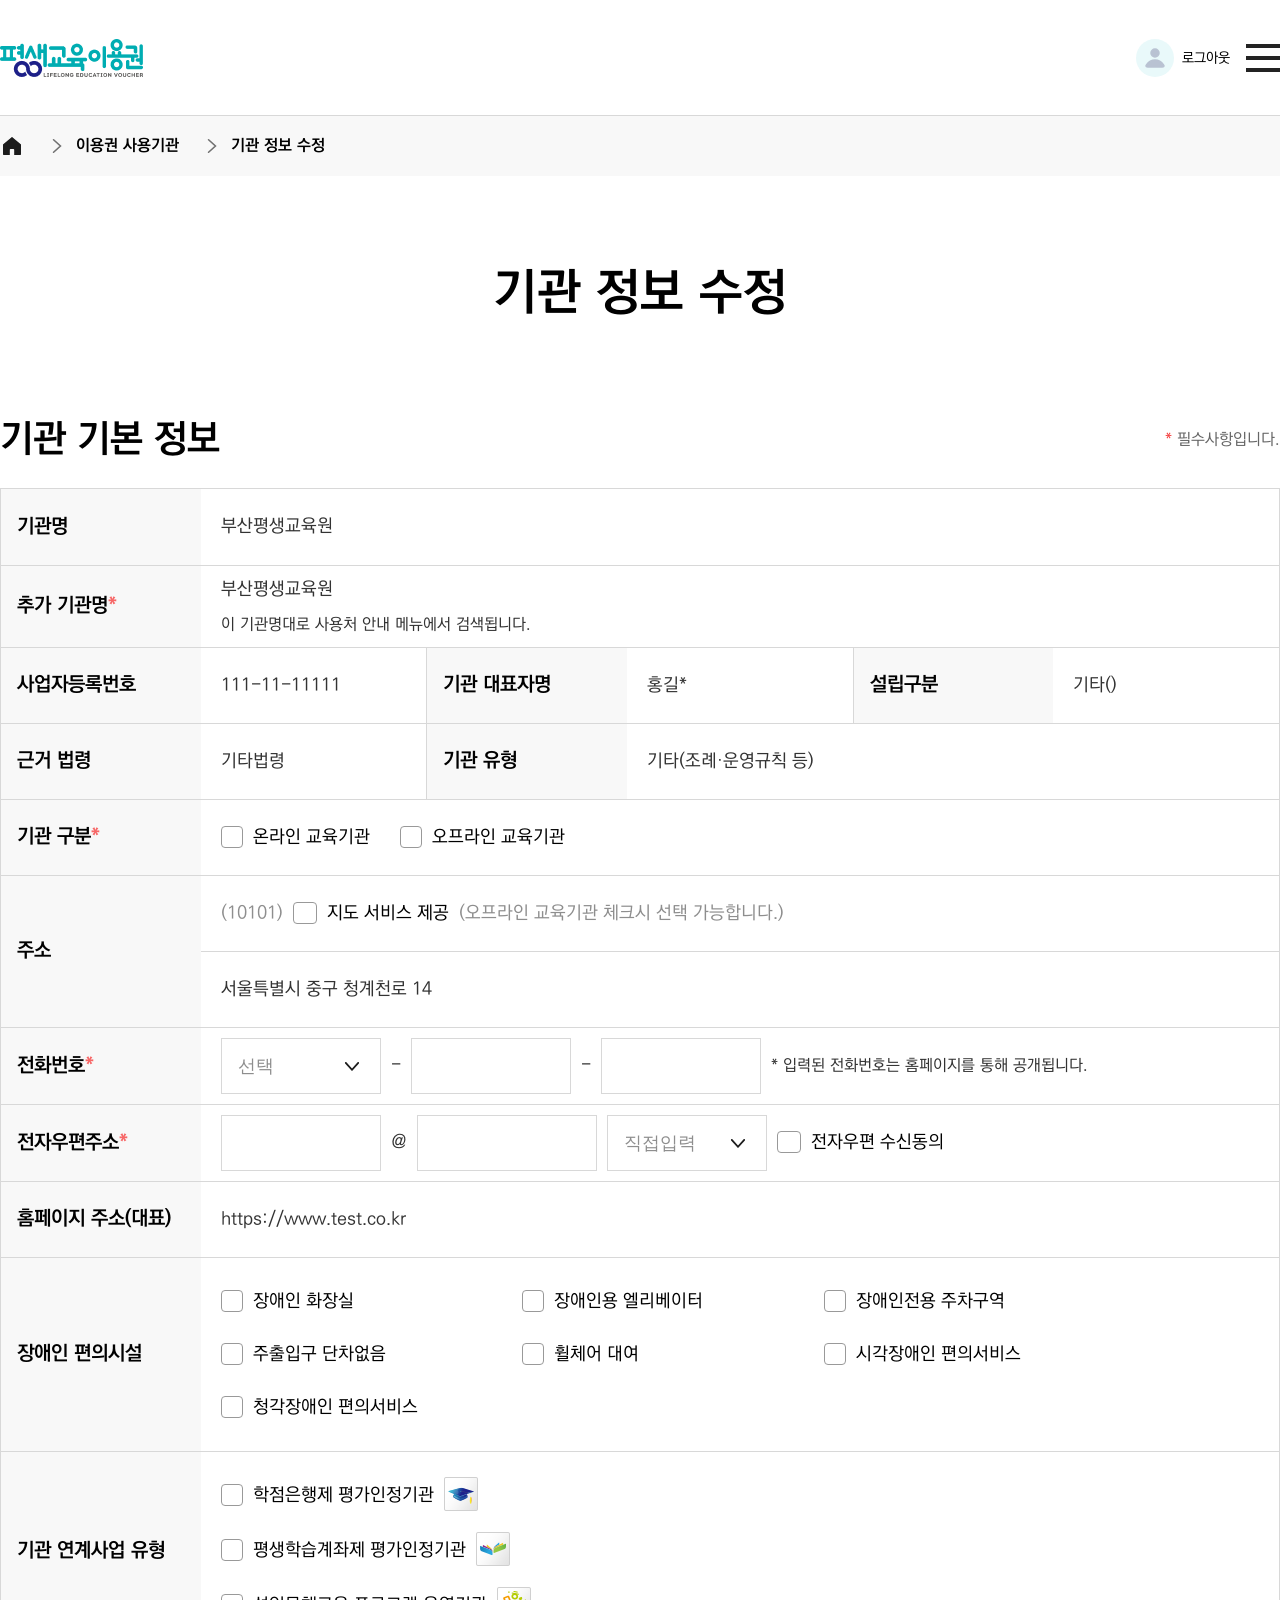
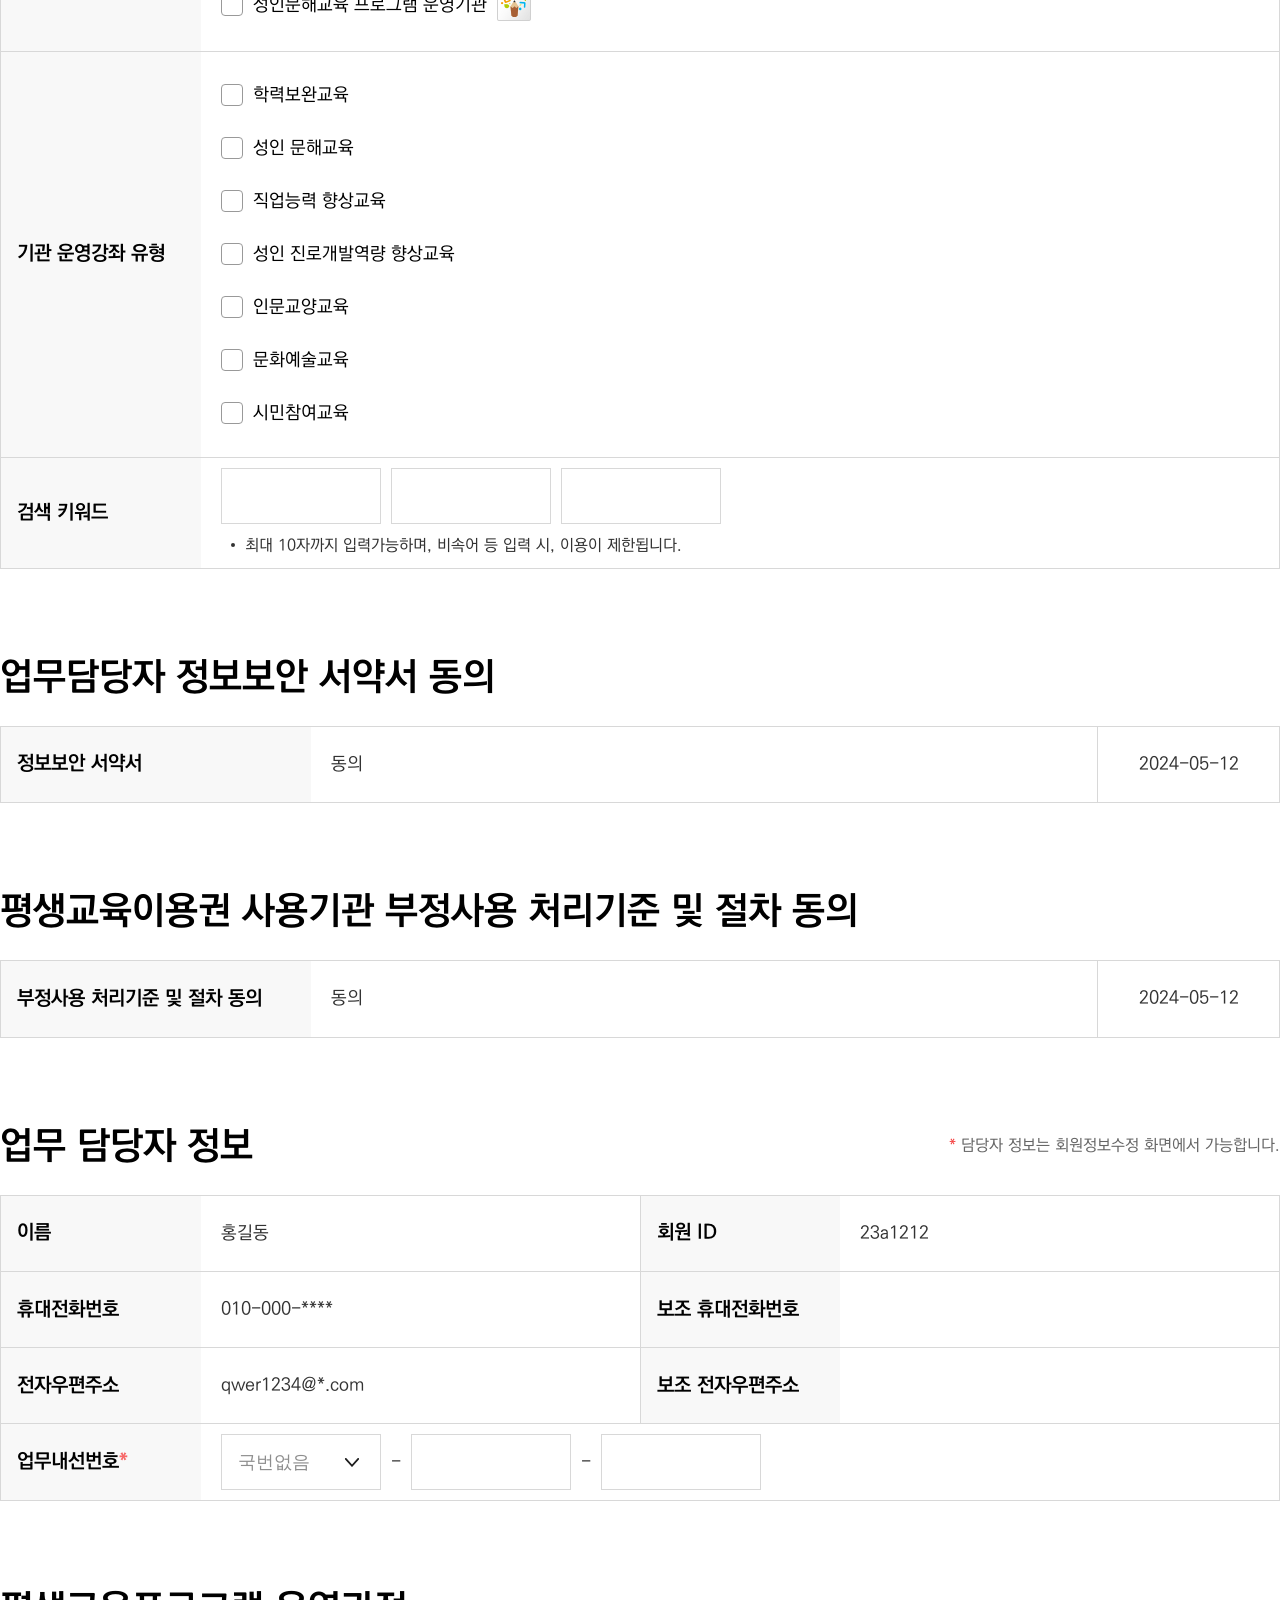
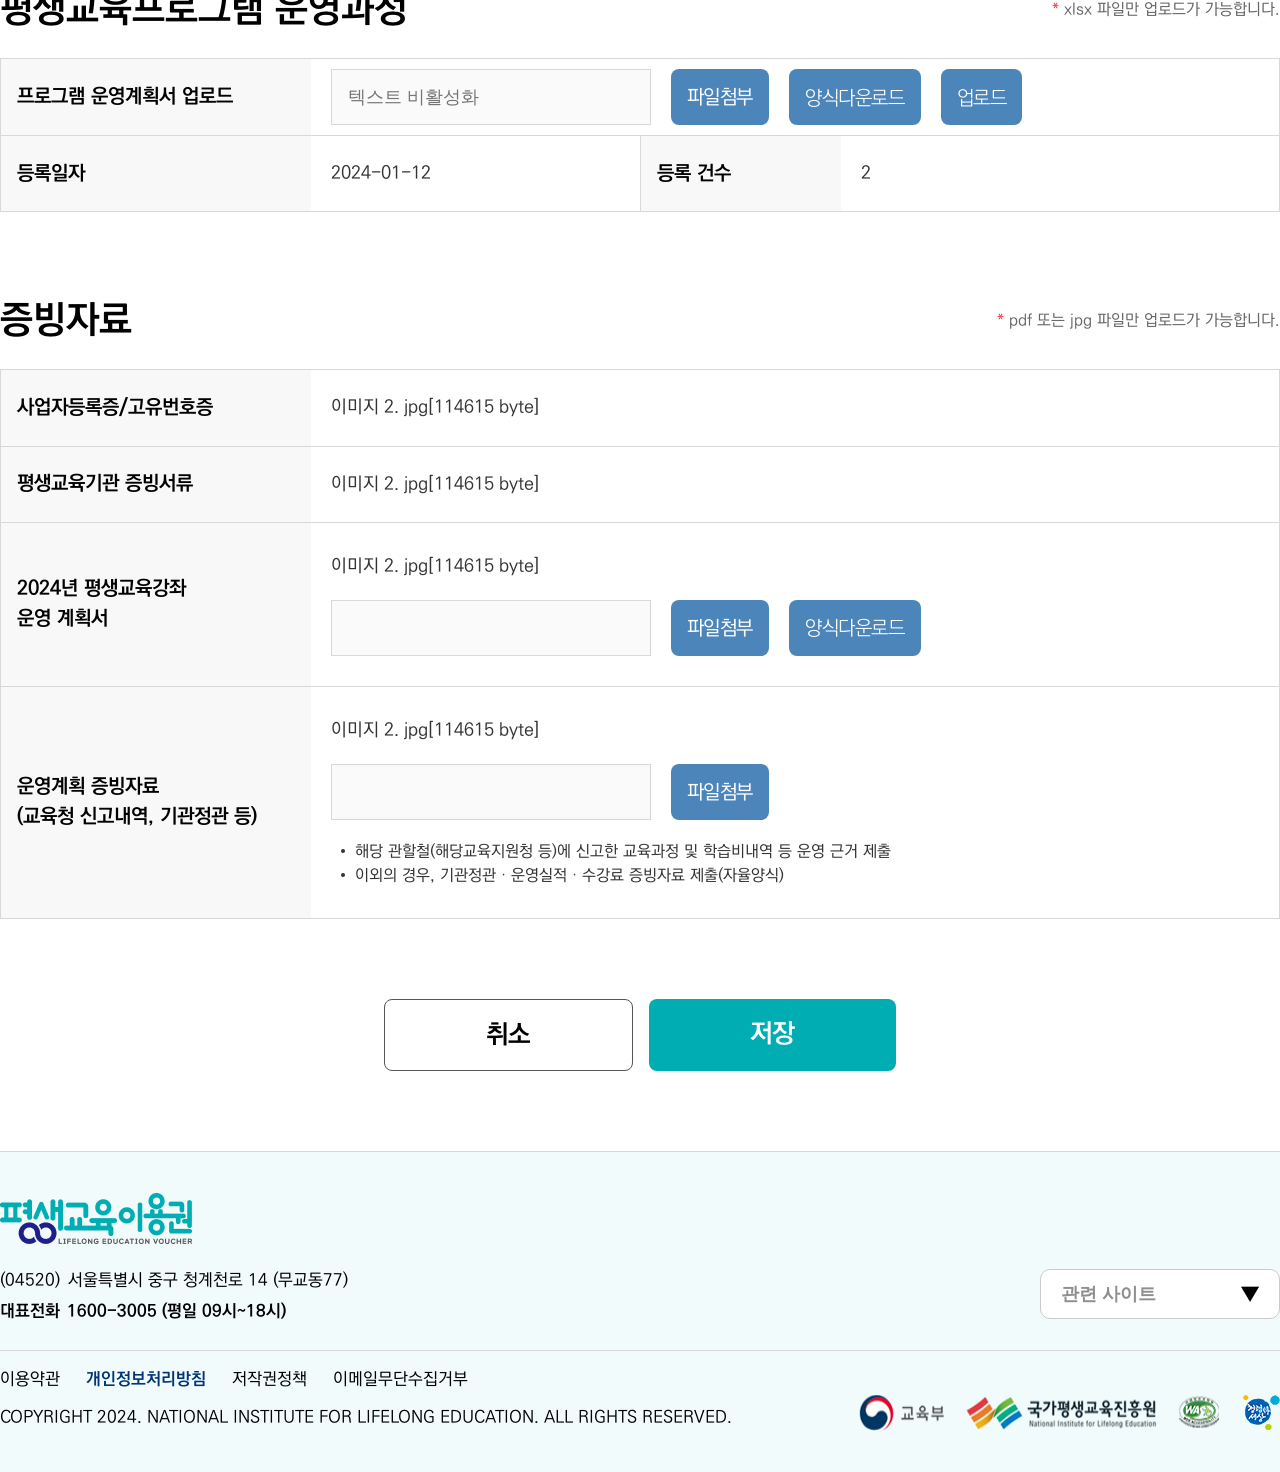
<file: work/IIP_401.html>
<!DOCTYPE html>
<html lang="ko">

<head>
    <meta charset="UTF-8">
    <meta name="viewport" content="width=device-width, initial-scale=1">
    <!-- css js inject -->
    <link rel="stylesheet" href="../css/biz2/reset.css">
    <link rel="stylesheet" href="../css/biz2/common.css">
    <link rel="stylesheet" href="../css/biz2/layout.css">
    <link rel="stylesheet" href="../css/biz2/main.css">
    <link rel="stylesheet" href="../css/biz2/style.css">
    <link rel="stylesheet" href="../css/biz2/swiper-bundle.min.css">
    <script src="../js/biz2/jquery.1.8.2.min.js"></script>
    <script src="../js/biz2/swiper-bundle.min.js"></script>
    <script src="../js/biz2/script.js"></script>
    <title>울산광역시 평생교육이용권</title>
</head>

<body>
    <header>
        <div class="logo-area">
            <a href="IMP_002.html">
                <img src="../images/biz2/header_logo_2.png" alt="울산광역시">
            </a>
        </div>
        <div class="menu-area">
            <!-- 로그인 시 -->
            <a href="#" class="log-info">
                <img src="../images/biz2/ico/ico_loguser.svg" alt="로그인 유저 아이콘, 로그아웃 아이콘">
                <span class="log-info-txt">로그아웃</span>
            </a>
            <button class="open-btn">
                <span class="blind">메뉴 열기</span>
            </button>
            <div class="menu-box">
                <ul class="link-group login">
                    <li>
                        <span class="tit">사업안내</span>
                        <div class="link-item">
                            <a href="IGP_001.html">평생교육이용권이란?</a>
                            <a href="IGP_001.html">평생교육이용권 사용하기</a>
                        </div>
                    </li>
                    <li>
                        <span class="tit">이용권 사용기관</span>
                        <div class="link-item">
                            <a href="ILP_001.html">사용기관 신청</a>
                            <a href="IIP_800.html">사용기관 신청 현황</a>
                            <a class="hidden" href="#">이용권 사용내역</a>
                            <a href="#">교육결과 관리</a>
                            <a class="hidden" href="#">교육과정 정보</a>
                            <a class="hidden" href="#">학습자 정보</a>
                            <a href="IIP_400.html">기관 정보 수정</a>
                            <a class="hidden" href="#">사용기관 연수</a>
                        </div>
                    </li>
                    <li>
                        <span class="tit">게시판</span>
                        <div class="link-item">
                            <a href="IIP_001.html">공지사항</a>
                            <a href="INP_100.html">자료실</a>
                            <a href="INP_200.html">자주하는질문</a>
                            <a href="INP_200.html">질의응답</a>
                        </div>
                    </li>
                </ul>
                <button class="close-btn">
                    <span class="blind">메뉴 닫기</span>
                </button>
            </div>
        </div>
    </header>
    <div class="top-location">
        <div class="top-location-area wrap">
            <span class="home"><span class="blind">홈</span></span>
            <div class="location-box">
                <span class="arrow">이용권 사용기관</span>
                <span class="arrow">기관 정보 수정</span>
            </div>
        </div>
    </div>
    <div class="container wrap">
        <div class="page-header">
            <h2 class="page-header-tit">기관 정보 수정</h2>
        </div>
        <div class="contents">
            <div class="top-info-group">
                <h3>기관 기본 정보</h3>
                <small><em class="color-red">*</em> 필수사항입니다.</small>
            </div>
            <div class="com-write-table">
                <table>
                    <caption>기관 기본 정보 수정 테이블</caption>
                    <colgroup>
                        <col style="width: 200px;">
                        <col>
                        <col style="width: 200px;">
                        <col>
                        <col style="width: 200px;">
                        <col>
                    </colgroup>
                    <tbody>
                        <tr>
                            <th class="txt-l">기관명</th>
                            <td colspan="5">부산평생교육원</td>
                        </tr>
                        <tr>
                            <th class="txt-l must-type">추가 기관명</th>
                            <td colspan="5">부산평생교육원
                                <p class="add-note">이 기관명대로 사용처 안내 메뉴에서 검색됩니다.</p>
                            </td>  
                        </tr>
                        <tr>
                            <th class="txt-l">사업자등록번호</th>
                            <td>111-11-11111</td>
                            <th class="txt-l">기관 대표자명</th>
                            <td>홍길*</td>
                            <th class="txt-l">설립구분</th>
                            <td>기타()</td>
                        </tr>
                        <tr>
                            <th class="txt-l">근거 법령</th>
                            <td>기타법령</td>
                            <th class="txt-l">기관 유형</th>
                            <td colspan="3">기타(조례·운영규칙 등)</td>
                        </tr>
                        <tr>
                            <th class="txt-l must-type">기관 구분</th>
                            <td colspan="5" class="division">
                                <div class="flex-ac">
                                    <span class="chk-box">
                                        <input type="checkbox" id="chk-1">
                                        <label for="chk-1">온라인 교육기관</label>
                                    </span>
                                    <span class="chk-box">
                                        <input type="checkbox" id="chk-2">
                                        <label for="chk-2">오프라인 교육기관</label>
                                    </span>
                                </div>
                            </td>
                        </tr>
                        <tr>
                            <th rowspan="2" class="txt-l">주소</th>
                            <td colspan="5" class="input-group">
                                <div class="flex-ac">
                                    <small class="txt-s">(10101)</small>
                                    <div class="chk-box">
                                        <input type="checkbox" id="chk-3">
                                        <label for="chk-3">지도 서비스 제공</label>
                                    </div>
                                    <small class="txt-s">(오프라인 교육기관 체크시 선택 가능합니다.)</small>
                                </div>
                            </td>
                        </tr>
                        <tr>
                            <td colspan="5">서울특별시 중구 청계천로 14</td>
                        </tr>
                        <tr>
                            <th class="txt-l">
                                <label for="tel" class="must-type">전화번호</label>
                            </th>
                            <td colspan="5" class="input-group">
                                <div class="flex-ac">
                                    <select id="tel">
                                        <option value="none">선택</option>
                                        <option value="1">2</option>
                                        <option value="1">3</option>
                                        <option value="1">4</option>
                                    </select>
                                    -
                                    <input type="tel" title="전화번호 중간자리">
                                    -
                                    <input type="tel" title="전화번호 끝자리">
                                    <small class="txt-ss">* 입력된 전화번호는 홈페이지를 통해 공개됩니다.</small>
                                </div>
                            </td>
                        </tr>
                        <tr>
                            <th class="txt-l">
                                <label for="email" class="must-type">전자우편주소</label>
                            </th>
                            <td colspan="5">
                                <div class="input-group">
                                    <div class="flex-ac">
                                        <input type="text" id="email">
                                        @
                                        <input type="text" id="g" class="email">
                                        <select>
                                            <option value="none">직접입력</option>
                                            <option value="1">2</option>
                                            <option value="1">3</option>
                                            <option value="1">4</option>
                                        </select> 
                                        <div class="chk-box">
                                            <input type="checkbox" id="chk-4">
                                            <label for="chk-4">전자우편 수신동의</label>
                                        </div>                                       
                                    </div>
                                </div>                         
                            </td>                                    
                        </tr>
                        <tr>
                            <th class="txt-l">홈페이지 주소(대표)</th>
                            <td colspan="5">https://www.test.co.kr</td>
                        </tr>
                        <tr>
                            <th class="txt-l">장애인 편의시설</th>
                            <td colspan="5" class="type-wrap">
                                <div class="flex-ac divide">
                                    <div class="chk-box">
                                        <input type="checkbox" id="chk-5">
                                        <label for="chk-5">장애인 화장실</label>
                                    </div>
                                    <div class="chk-box">
                                        <input type="checkbox" id="chk-6">
                                        <label for="chk-6">장애인용 엘리베이터</label>
                                    </div>
                                    <div class="chk-box">
                                        <input type="checkbox" id="chk-7">
                                        <label for="chk-7">장애인전용 주차구역</label>
                                    </div>
                                    <div class="chk-box">
                                        <input type="checkbox" id="chk-8">
                                        <label for="chk-8">주출입구 단차없음</label>
                                    </div>
                                    <div class="chk-box">
                                        <input type="checkbox" id="chk-9">
                                        <label for="chk-9">휠체어 대여</label>
                                    </div>
                                    <div class="chk-box">
                                        <input type="checkbox" id="chk-10">
                                        <label for="chk-10">시각장애인 편의서비스</label>
                                    </div>
                                    <div class="chk-box">
                                        <input type="checkbox" id="chk-11">
                                        <label for="chk-11">청각장애인 편의서비스</label>
                                    </div>
                                </div>
                            </td>                                    
                        </tr>
                        <tr>
                            <th class="txt-l">기관 연계사업 유형</th>
                            <td colspan="5" class="type-wrap">
                                <div class="row-gap">
                                    <div class="chk-box">
                                        <input type="checkbox" id="chk-12">
                                        <label for="chk-12" class="ico organ01">학점은행제 평가인정기관</label>
                                    </div>
                                    <div class="chk-box ico">
                                        <input type="checkbox" id="chk-13">
                                        <label for="chk-13" class="ico organ02">평생학습계좌제 평가인정기관</label>
                                    </div>
                                    <div class="chk-box ico">
                                        <input type="checkbox" id="chk-14">
                                        <label for="chk-14" class="ico organ03">성인문해교육 프로그램 운영기관</label>
                                    </div>
                                </div>
                            </td>
                        </tr>
                        <tr>
                            <th class="txt-l">기관 운영강좌 유형</th>
                            <td colspan="5" class="type-wrap">
                                <div class="row-gap">
                                    <div class="chk-box">
                                        <input type="checkbox" id="chk-15">
                                        <label for="chk-15">학력보완교육</label>
                                    </div>
                                    <div class="chk-box">
                                        <input type="checkbox" id="chk-16">
                                        <label for="chk-16">성인 문해교육</label>
                                    </div>
                                    <div class="chk-box">
                                        <input type="checkbox" id="chk-17">
                                        <label for="chk-17">직업능력 향상교육</label>
                                    </div>
                                    <div class="chk-box">
                                        <input type="checkbox" id="chk-18">
                                        <label for="chk-18">성인 진로개발역량 향상교육</label>
                                    </div>
                                    <div class="chk-box">
                                        <input type="checkbox" id="chk-19">
                                        <label for="chk-19">인문교양교육</label>
                                    </div>
                                    <div class="chk-box">
                                        <input type="checkbox" id="chk-20">
                                        <label for="chk-20">문화예술교육</label>
                                    </div>
                                    <div class="chk-box">
                                        <input type="checkbox" id="chk-21">
                                        <label for="chk-21">시민참여교육</label>
                                    </div>
                                </div>
                            </td>
                        </tr>
                        <tr>
                            <th class="txt-l"><label for="aa">검색 키워드</label></th>
                            <td class="input-group" colspan="5">
                                <div class="flex-ac">
                                    <input type="text" id="aa" class="fixed-width">
                                    <input type="text" class="fixed-width">
                                    <input type="text" class="fixed-width">
                                </div>
                                <p class="bullet">최대 10자까지 입력가능하며, 비속어 등 입력 시, 이용이 제한됩니다.</p>
                            </td>
                        </tr>
                    </tbody>
                </table>
            </div>  
            <div class="top-info-group">
                <h3>업무담당자 정보보안 서약서 동의</h3>
            </div>    
            <div class="com-write-table">
                <table>
                    <caption>업무담당자 정보보안 서약서 동의 테이블</caption>
                    <colgroup>
                        <col style="width: 310px;">
                        <col>
                        <col style="width: 182px;">
                    </colgroup>
                    <tbody>
                        <tr>
                            <th class="txt-l">정보보안 서약서</th>
                            <td>동의</td>
                            <td class="txt-c">2024-05-12</td>
                        </tr>
                    </tbody>
                </table>
            </div> 
            <div class="top-info-group">
                <h3>평생교육이용권 사용기관 부정사용 처리기준 및 절차 동의</h3>
            </div>    
            <div class="com-write-table">
                <table>
                    <caption>평생교육이용권 사용기관 부정사용 처리기준 및 절차 동의 테이블</caption>
                    <colgroup>
                        <col style="width: 310px;">
                        <col>
                        <col style="width: 182px;">
                    </colgroup>
                    <tbody>
                        <tr>
                            <th class="txt-l">부정사용 처리기준 및 절차 동의</th>
                            <td>동의</td>
                            <td class="txt-c">2024-05-12</td>
                        </tr>
                    </tbody>
                </table>
            </div>  
            <div class="top-info-group">
                <h3>업무 담당자 정보</h3>
                <small><em class="color-red">*</em> 담당자 정보는 회원정보수정 화면에서 가능합니다.</small>
            </div>    
            <div class="com-write-table">
                <table>
                    <caption>업무 담당자 정보 입력란</caption>
                    <colgroup>
                        <col style="width: 200px;">
                        <col>
                        <col style="width: 200px;">
                        <col>
                    </colgroup>
                    <tbody>
                        <tr>
                            <th class="txt-l">이름</th>
                            <td>홍길동</td>
                            <th class="txt-l">회원 ID</th>
                            <td>23a1212</td>
                        </tr>
                        <tr>
                            <th class="txt-l">휴대전화번호</th>
                            <td>010-000-****</td>
                            <th class="txt-l">보조 휴대전화번호</th>
                            <td></td>
                        </tr>
                        <tr>
                            <th class="txt-l">전자우편주소</th>
                            <td>qwer1234@*.com</td>
                            <th class="txt-l">보조 전자우편주소</th>
                            <td></td>
                        </tr>
                        <tr>
                            <th class="txt-l">
                                <label for="tel01" class="must-type">업무내선번호</label>
                            </th>
                            <td colspan="3" class="input-group">
                                <div class="flex-ac">
                                    <select id="tel01">
                                        <option value="none">국번없음</option>
                                        <option value="1">2</option>
                                        <option value="1">3</option>
                                        <option value="1">4</option>
                                    </select>
                                    -
                                    <input type="tel" title="전화번호 중간자리">
                                    -
                                    <input type="tel" title="전화번호 끝자리">
                                </div>
                            </td>
                        </tr>
                    </tbody>
                </table>
            </div> 
            <div class="top-info-group">
                <h3>평생교육프로그램 운영과정</h3>
                <small><em class="color-red">*</em> xlsx 파일만 업로드가 가능합니다.</small>
            </div>    
            <div class="com-write-table">
                <table class="program-process">
                    <caption>평생교육프로그램 운영과정 입력란</caption>
                    <colgroup>
                        <col style="width: 310px;">
                        <col style="width: 330px;">
                        <col style="width: 200px;">
                        <col>
                    </colgroup>
                    <tbody>
                        <tr>
                            <th class="txt-l">프로그램 운영계획서 업로드</th>
                            <td colspan="3" class="input-group">
                                <div class="flex-ac">
                                    <div class="filebox flex-ac">
                                        <input class="upload-name fixed-value" placeholder="텍스트 비활성화" disabled>
                                        <label for="file01" class="btns bg-blue">파일첨부</label> 
                                        <input type="file" id="file01" class="file">
                                    </div>
                                    <button type="button" class="btns bg-blue">양식다운로드</button>
                                    <button type="button" class="btns bg-blue">업로드</button>
                                </div>
                            </td>
                        </tr>
                        <tr>
                            <th class="txt-l">등록일자</th>
                            <td>2024-01-12</td>
                            <th class="txt-l">등록 건수</th>
                            <td>2</td>
                        </tr>
                    </tbody>
                </table>
            </div> 
            <div class="top-info-group">
                <h3>증빙자료</h3>
                <small><em class="color-red">*</em> pdf 또는 jpg 파일만 업로드가 가능합니다.</small>
            </div>    
            <div class="com-write-table">
                <table>
                    <caption>증빙자료 입력란</caption>
                    <colgroup>
                        <col style="width: 310px;">
                        <col>
                    </colgroup>
                    <tbody>
                        <tr>
                            <th class="txt-l">사업자등록증/고유번호증</th>
                            <td>이미지 2. jpg[114615 byte]</td>
                        </tr>
                        <tr>
                            <th class="txt-l">평생교육기관 증빙서류</th>
                            <td>이미지 2. jpg[114615 byte]</td>
                        </tr>
                        <tr>
                            <th class="txt-l">2024년 평생교육강좌<br>운영 계획서</th>
                            <td class="plan type-wrap">이미지 2. jpg[114615 byte]
                                <div class="flex-ac">
                                    <div class="filebox">
                                        <input class="upload-name fixed-value" disabled>
                                        <label for="file02" class="btns bg-blue">파일첨부</label> 
                                        <input type="file" id="file02" class="file">
                                    </div>
                                    <button type="button" class="btns bg-blue">양식다운로드</button>
                                </div>
                            </td>
                        </tr>
                        <tr>
                            <th class="txt-l">운영계획 증빙자료<br>(교육청 신고내역, 기관정관 등)</th>
                            <td class="plan type-wrap">이미지 2. jpg[114615 byte]
                                <div class="filebox flex-ac">
                                    <input class="upload-name fixed-value" disabled>
                                    <label for="file03" class="btns bg-blue">파일첨부</label> 
                                    <input type="file" id="file03" class="file">
                                </div>
                                <ul class="bullet-list">
                                    <li>해당 관할철(해당교육지원청 등)에 신고한 교육과정 및 학습비내역 등 운영 근거 제출</li>
                                    <li>이외의 경우, 기관정관 · 운영실적 · 수강료 증빙자료 제출(자율양식)</li>
                                </ul>
                            </td>
                        </tr>
                    </tbody>
                </table>
                <div class="btns-bottom">
                    <button type="button" class="btn-bd">취소</button>
                    <button type="button" class="btns">저장</button>                        
                </div>
            </div>   
        </div>
    </div>
    <footer class="wrap">
        <div class="info-content">
            <span class="footer-logo"><span class="blind">평생교육이용권</span></span>
            <address>
                <span class="txt"><span>(04520)</span><span>서울특별시 중구 청계천로 14 (무교동77)</span></span>
                <span class="tel"><span>대표전화</span><span>1600-3005 (평일 09시~18시)</span></span>
            </address>
            <select class="ui-select" title="관련 사이트 선택">
                <option value="#">관련 사이트</option>
            </select>
            <div class="link-area">
                <div class="link-box">
                    <a href="#">이용약관</a>
                    <a href="#" class="on">개인정보처리방침</a>
                    <a href="#">저작권정책</a>
                    <a href="#">이메일무단수집거부</a>
                </div>
                <span class="copy">
                    COPYRIGHT 2024. NATIONAL INSTITUTE FOR LIFELONG EDUCATION. ALL RIGHTS
                    RESERVED.
                </span>
                <div class="support-box">
                    <img src="../images/biz2/footer_link_1.png" alt="교육부">
                    <img src="../images/biz2/footer_link_2.png" alt="국가평생교육진흥원">
                    <img src="../images/biz2/footer_link_3.png" alt="wa">
                    <img src="../images/biz2/footer_link_4.png" alt="청렴세상">
                </div>
            </div>
        </div>
    </footer>
    <div class="layer-pop" data-pop="pop-1">
        <div class="layer-content" style="--max-width: 840px">
            <div class="layer-scroll">
                <span class="title">평생교육이용권 신청을 위한 개인정보 수집 · 이용 동의(선택)</span>
                <div class="info-area">
                    <div class="text-box">
                        <p class="txt">평생교육이용권 홈페이지에서 제공하는 인터넷 관련 서비스를 원활하게 수행하기 위하여 개인정보의 수집.유출.오용.남용으로부터 사생활의 비밀 등을 보호하도록 한 개인정보보호법 규정에 따라 다음과 같이 수집·이용 됩니다.</p>
                        <div class="table-group">
                            <span class="tit">개인정보 수집 · 이용 동의</span>
                            <table>
                                <caption>개인정보 수집 · 이용 동의에 관한 테이블이며 항목, 수집이용 목적, 보유기간 등으로 구성되어 있음</caption>
                                <colgroup>
                                    <col style="width:218px;">
                                    <col style="width:291px;">
                                    <col style="width:159px;">
                                </colgroup>
                                <thead>
                                    <tr>
                                        <th>항목</th>
                                        <th>수집 · 이용 목적</th>
                                        <th>보유기간</th>
                                    </tr>
                                </thead>
                                <tbody>
                                    <tr>
                                        <td>회원 계정정보(ID, 비밀번호), 암호화된 이용자 확인 값(CI), 회원가입동의여부, 평생학습계좌번호</td>
                                        <td>- 평생학습계좌제 학습계좌 발급 및 학습이력관리<br>- 평생교육이용권 홈페이지 회원관리</td>
                                        <td class="center">5년, 회원탈퇴 시까지</td>
                                    </tr>
                                </tbody>
                            </table>
                        </div>
                        <p class="txt">※ 위의 개인정보 수집 · 이용에 대한 동의를 거부할 권리가 있으며, 동의 거부 시 평생교육이용권 신청 · 선정 · 지급에는 제한이 없으나 부가서비스 제공은 제한을 받습니다.</p>
                    </div>
                    <div class="btn-box">
                        <button onclick="$('[data-pop=pop-1]').hide();">확인</button>
                    </div>
                </div>
                <button class="close-btn" onclick="$('[data-pop=pop-1]').hide();"><span class="blind">레이어 팝업 닫기</span></button>
            </div>
        </div>
    </div>
    <div class="layer-pop" data-pop="pop-2">
        <div class="layer-content" style="--max-width: 840px">
            <div class="layer-scroll">
                <span class="title">평생교육프로그램 6대 영역별 분류</span>
                <div class="info-area">
                    <div class="text-box">
                        <p class="txt">평생교육이용권 홈페이지에서 제공하는 인터넷 관련 서비스를 원활하게 수행하기 위하여 개인정보의 수집.유출.오용.남용으로부터 사생활의 비밀 등을 보호하도록 한 개인정보보호법 규정에 따라 다음과 같이 수집·이용 됩니다.</p>
                        <div class="table-group">
                            <span class="tit">개인정보 수집 · 이용 동의</span>
                            <table>
                                <caption>개인정보 수집 · 이용 동의에 관한 테이블이며 항목, 수집이용 목적, 보유기간 등으로 구성되어 있음</caption>
                                <colgroup>
                                    <col style="width:218px;">
                                    <col style="width:291px;">
                                    <col style="width:159px;">
                                </colgroup>
                                <thead>
                                    <tr>
                                        <th>항목</th>
                                        <th>수집 · 이용 목적</th>
                                        <th>보유기간</th>
                                    </tr>
                                </thead>
                                <tbody>
                                    <tr>
                                        <td>회원 계정정보(ID, 비밀번호), 암호화된 이용자 확인 값(CI), 회원가입동의여부, 평생학습계좌번호</td>
                                        <td>- 평생학습계좌제 학습계좌 발급 및 학습이력관리<br>- 평생교육이용권 홈페이지 회원관리</td>
                                        <td class="center">5년, 회원탈퇴 시까지</td>
                                    </tr>
                                </tbody>
                            </table>
                        </div>
                        <p class="txt">※ 위의 개인정보 수집 · 이용에 대한 동의를 거부할 권리가 있으며, 동의 거부 시 평생교육이용권 신청 · 선정 · 지급에는 제한이 없으나 부가서비스 제공은 제한을 받습니다.</p>
                    </div>
                    <div class="btn-box">
                        <button onclick="$('[data-pop=pop-2]').hide();">확인</button>
                    </div>
                </div>
                <button class="close-btn" onclick="$('[data-pop=pop-2]').hide();"><span class="blind">레이어 팝업 닫기</span></button>
            </div>
        </div>
    </div>
</body>
</html>
</file>
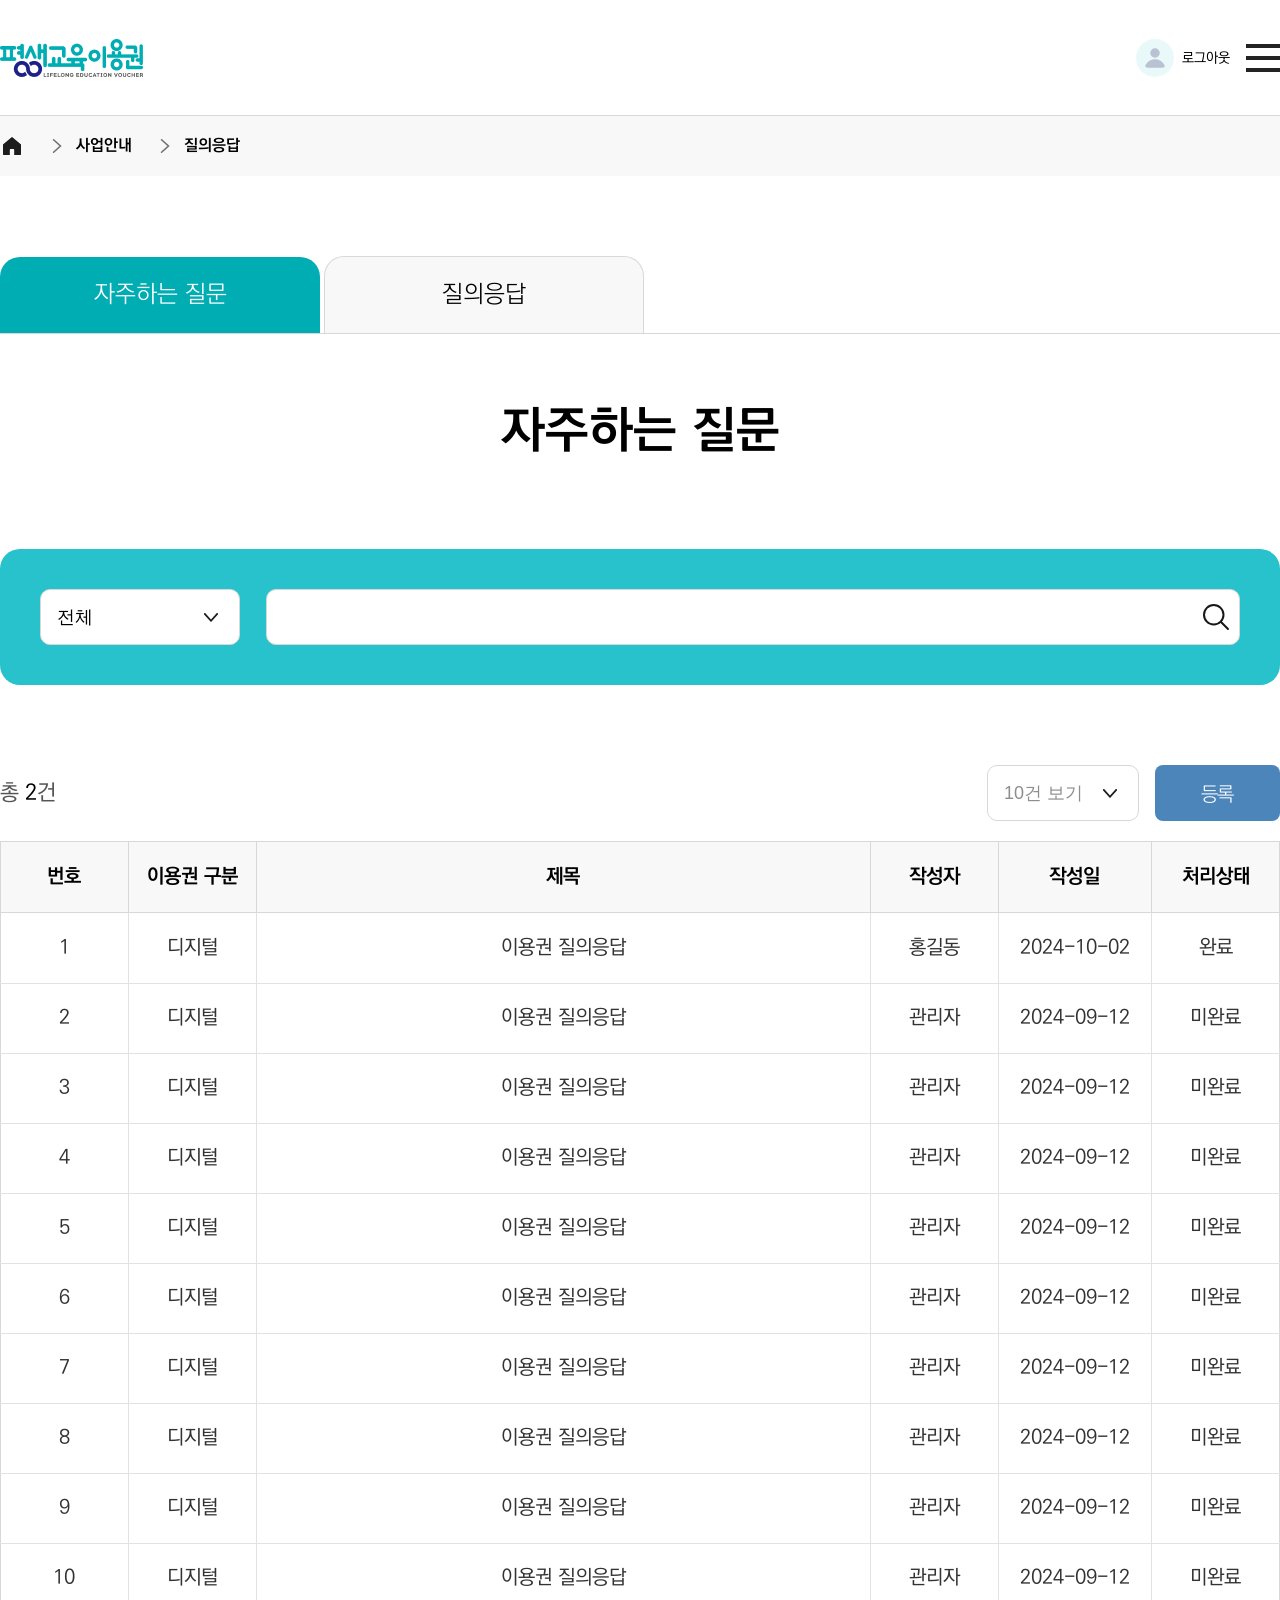
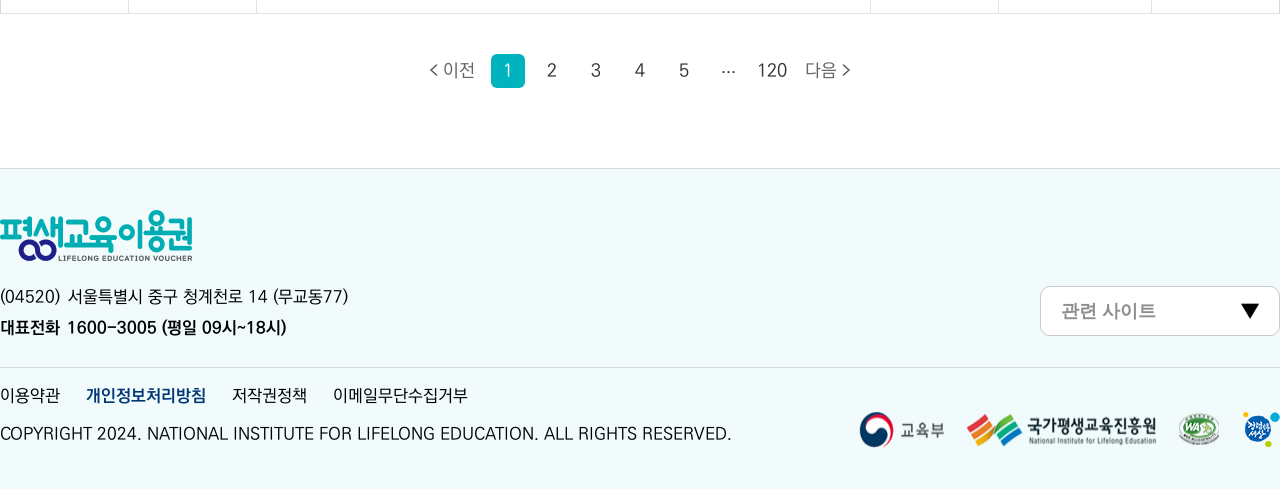
<file: work/IIP_500.html>
<!DOCTYPE html>
<html lang="ko">

<head>
    <meta charset="UTF-8">
    <meta name="viewport" content="width=device-width, initial-scale=1">
    <!-- css js inject -->
    <link rel="stylesheet" href="../css/biz2/reset.css">
    <link rel="stylesheet" href="../css/biz2/common.css">
    <link rel="stylesheet" href="../css/biz2/layout.css">
    <link rel="stylesheet" href="../css/biz2/main.css">
    <link rel="stylesheet" href="../css/biz2/style.css">
    <link rel="stylesheet" href="../css/biz2/swiper-bundle.min.css">
    <script src="../js/biz2/jquery.1.8.2.min.js"></script>
    <script src="../js/biz2/swiper-bundle.min.js"></script>
    <script src="../js/biz2/script.js"></script>
    <title>울산광역시 평생교육이용권</title>
</head>

<body>
    <header>
        <div class="logo-area">
            <a href="IMP_002.html">
                <img src="../images/biz2/header_logo_2.png" alt="울산광역시">
            </a>
        </div>
        <div class="menu-area">
            <!-- 로그인 시 -->
            <a href="#" class="log-info">
                <img src="../images/biz2/ico/ico_loguser.svg" alt="로그인 유저 아이콘, 로그아웃 아이콘">
                <span class="log-info-txt">로그아웃</span>
            </a>
            <button class="open-btn">
                <span class="blind">메뉴 열기</span>
            </button>
            <div class="menu-box">
                <ul class="link-group login">
                    <li>
                        <span class="tit">사업안내</span>
                        <div class="link-item">
                            <a href="IGP_001.html">평생교육이용권이란?</a>
                            <a href="IGP_001.html">평생교육이용권 사용하기</a>
                        </div>
                    </li>
                    <li>
                        <span class="tit">이용권 사용기관</span>
                        <div class="link-item">
                            <a href="ILP_001.html">사용기관 신청</a>
                            <a href="IIP_800.html">사용기관 신청 현황</a>
                            <a class="hidden" href="#">이용권 사용내역</a>
                            <a href="#">교육결과 관리</a>
                            <a class="hidden" href="#">교육과정 정보</a>
                            <a class="hidden" href="#">학습자 정보</a>
                            <a href="IIP_400.html">기관 정보 수정</a>
                            <a class="hidden" href="#">사용기관 연수</a>
                        </div>
                    </li>
                    <li>
                        <span class="tit">게시판</span>
                        <div class="link-item">
                            <a href="IIP_001.html">공지사항</a>
                            <a href="INP_100.html">자료실</a>
                            <a href="INP_200.html">자주하는질문</a>
                            <a href="INP_200.html">질의응답</a>
                        </div>
                    </li>
                </ul>
                <button class="close-btn">
                    <span class="blind">메뉴 닫기</span>
                </button>
            </div>
        </div>
    </header>
    <div class="top-location">
        <div class="top-location-area wrap">
            <span class="home"><span class="blind">홈</span></span>
            <div class="location-box">
                <span class="arrow">사업안내</span>
                <span class="arrow">질의응답</span>
            </div>
        </div>
    </div>
    <div class="container wrap">
        <div class="tab-area">  
            <ul class="tab-list">
                <li role="tab" aria-selected="true" aria-controls="tab-1" data-tab="tab-1">
                    <a href="#tab-1">자주하는 질문</a>
                </li>
                <li role="tab" aria-selected="false" aria-controls="tab-2" data-tab="tab-2">
                    <a href="#tab-2">질의응답</a>
                </li>
            </ul>
            <div class="tab-conts-wrap">
                <div id="tab-1" role="tab-panel" class="tab-cont show">
                    <div class="page-header">
                        <h2 class="page-header-tit">자주하는 질문</h2>
                    </div>            
                    <div class="contents">
                        <div class="search-area">
                            <div class="flex-ac">
                                <label for="select-box" class="blind">검색조건 선택</label>
                                <select id="select-box" class="ui-select">
                                    <option value="1">전체</option>
                                    <option value="1">제목</option>
                                    <option value="1">내용</option>
                                </select>
                                <div class="search-input">
                                    <label for="search-bar" class="blind">검색어 입력</label>              
                                    <input type="text" id="search-bar">          
                                    <button type="button" class="btn-search">검색</button>
                                </div>
                            </div>
                        </div>
                        <div class="top-info-group">
                            <p class="top-info-group-data">총 <strong>2</strong>건</p>
                            <div class="right-wrap flex-ac">
                                <label for="select-view" class="blind">노출 조건 선택</label>
                                <select id="select-view">
                                    <option value="1">10건 보기</option>
                                    <option value="2">20건 보기</option>
                                    <option value="3">30건 보기</option>
                                </select>
                                <button type="button" class="btns bg-blue">등록</button>
                            </div>
                        </div>
                        <div class="com-view-table">
                            <table>
                                <caption>자주하는 질문 테이블</caption>
                                <colgroup>
                                    <col style="width: 10%;">                            
                                    <col style="width: 10%;">
                                    <col>
                                    <col style="width: 10%;">
                                    <col style="width: 12%;">
                                    <col style="width: 10%;">
                                </colgroup>
                                <thead>
                                    <tr>
                                        <th>번호</th>
                                        <th>이용권 구분</th>
                                        <th>제목</th>
                                        <th>작성자</th>
                                        <th>작성일</th>
                                        <th>처리상태</th>
                                    </tr>
                                </thead>
                                <tbody>
                                    <tr>
                                        <td>1</td>
                                        <td>디지털</td>
                                        <td>이용권 질의응답</td>
                                        <td>홍길동</td>
                                        <td>2024-10-02</td>
                                        <td>완료</td>
                                    </tr>
                                    <tr>
                                        <td>2</td>
                                        <td>디지털</td>
                                        <td>이용권 질의응답</td>
                                        <td>관리자</td>
                                        <td>2024-09-12</td>
                                        <td>미완료</td>
                                    </tr>
                                    <tr>
                                        <td>3</td>
                                        <td>디지털</td>
                                        <td>이용권 질의응답</td>
                                        <td>관리자</td>
                                        <td>2024-09-12</td>
                                        <td>미완료</td>
                                    </tr>
                                    <tr>
                                        <td>4</td>
                                        <td>디지털</td>
                                        <td>이용권 질의응답</td>
                                        <td>관리자</td>
                                        <td>2024-09-12</td>
                                        <td>미완료</td>
                                    </tr>
                                    <tr>
                                        <td>5</td>
                                        <td>디지털</td>
                                        <td>이용권 질의응답</td>
                                        <td>관리자</td>
                                        <td>2024-09-12</td>
                                        <td>미완료</td>
                                    </tr>
                                    <tr>
                                        <td>6</td>
                                        <td>디지털</td>
                                        <td>이용권 질의응답</td>
                                        <td>관리자</td>
                                        <td>2024-09-12</td>
                                        <td>미완료</td>
                                    </tr>
                                    <tr>
                                        <td>7</td>
                                        <td>디지털</td>
                                        <td>이용권 질의응답</td>
                                        <td>관리자</td>
                                        <td>2024-09-12</td>
                                        <td>미완료</td>
                                    </tr>
                                    <tr>
                                        <td>8</td>
                                        <td>디지털</td>
                                        <td>이용권 질의응답</td>
                                        <td>관리자</td>
                                        <td>2024-09-12</td>
                                        <td>미완료</td>
                                    </tr>
                                    <tr>
                                        <td>9</td>
                                        <td>디지털</td>
                                        <td>이용권 질의응답</td>
                                        <td>관리자</td>
                                        <td>2024-09-12</td>
                                        <td>미완료</td>
                                    </tr>
                                    <tr>
                                        <td>10</td>
                                        <td>디지털</td>
                                        <td>이용권 질의응답</td>
                                        <td>관리자</td>
                                        <td>2024-09-12</td>
                                        <td>미완료</td>
                                    </tr>
                                </tbody>
                            </table>
                        </div>
                        <div class="com-paging">
                            <button class="prev">이전</button>
                            <button class="on">1</button>
                            <button>2</button>
                            <button>3</button>
                            <button>4</button>
                            <button>5</button>
                            <span class="empty">...</span>
                            <button>120</button>
                            <button class="next">다음</button>
                        </div>
                    </div>
                </div>
                <div id="tab-2" role="tab-panel" class="tab-cont">
                    <div class="page-header">
                        <h2 class="page-header-tit">질의응답</h2>
                    </div>            
                    <div class="contents">
                        <div class="search-area">
                            <div class="flex-ac">
                                <label for="select-box" class="blind">검색조건 선택</label>
                                <select id="select-box" class="ui-select">
                                    <option value="1">전체</option>
                                    <option value="1">제목</option>
                                    <option value="1">내용</option>
                                </select>
                                <div class="search-input">
                                    <label for="search-bar" class="blind">검색어 입력</label>              
                                    <input type="text" id="search-bar">          
                                    <button type="button" class="btn-search">검색</button>
                                </div>
                            </div>
                        </div>
                        <div class="top-info-group">
                            <p class="top-info-group-data">총 <strong>2</strong>건</p>
                            <div class="right-wrap flex-ac">
                                <label for="select-view" class="blind">노출 조건 선택</label>
                                <select id="select-view">
                                    <option value="1">10건 보기</option>
                                    <option value="2">20건 보기</option>
                                    <option value="3">30건 보기</option>
                                </select>
                                <button type="button" class="btns bg-blue">등록</button>
                            </div>
                        </div>
                        <div class="com-view-table">
                            <table>
                                <caption>자주하는 질문 테이블</caption>
                                <colgroup>
                                    <col style="width: 10%;">                            
                                    <col style="width: 10%;">
                                    <col>
                                    <col style="width: 10%;">
                                    <col style="width: 12%;">
                                    <col style="width: 10%;">
                                </colgroup>
                                <thead>
                                    <tr>
                                        <th>번호</th>
                                        <th>이용권 구분</th>
                                        <th>제목</th>
                                        <th>작성자</th>
                                        <th>작성일</th>
                                        <th>처리상태</th>
                                    </tr>
                                </thead>
                                <tbody>
                                    <tr>
                                        <td>1</td>
                                        <td>디지털</td>
                                        <td>이용권 질의응답</td>
                                        <td>홍길동</td>
                                        <td>2024-10-02</td>
                                        <td>완료</td>
                                    </tr>
                                    <tr>
                                        <td>2</td>
                                        <td>디지털</td>
                                        <td>이용권 질의응답</td>
                                        <td>관리자</td>
                                        <td>2024-09-12</td>
                                        <td>미완료</td>
                                    </tr>
                                    <tr>
                                        <td>3</td>
                                        <td>디지털</td>
                                        <td>이용권 질의응답</td>
                                        <td>관리자</td>
                                        <td>2024-09-12</td>
                                        <td>미완료</td>
                                    </tr>
                                    <tr>
                                        <td>4</td>
                                        <td>디지털</td>
                                        <td>이용권 질의응답</td>
                                        <td>관리자</td>
                                        <td>2024-09-12</td>
                                        <td>미완료</td>
                                    </tr>
                                    <tr>
                                        <td>5</td>
                                        <td>디지털</td>
                                        <td>이용권 질의응답</td>
                                        <td>관리자</td>
                                        <td>2024-09-12</td>
                                        <td>미완료</td>
                                    </tr>
                                    <tr>
                                        <td>6</td>
                                        <td>디지털</td>
                                        <td>이용권 질의응답</td>
                                        <td>관리자</td>
                                        <td>2024-09-12</td>
                                        <td>미완료</td>
                                    </tr>
                                    <tr>
                                        <td>7</td>
                                        <td>디지털</td>
                                        <td>이용권 질의응답</td>
                                        <td>관리자</td>
                                        <td>2024-09-12</td>
                                        <td>미완료</td>
                                    </tr>
                                    <tr>
                                        <td>8</td>
                                        <td>디지털</td>
                                        <td>이용권 질의응답</td>
                                        <td>관리자</td>
                                        <td>2024-09-12</td>
                                        <td>미완료</td>
                                    </tr>
                                    <tr>
                                        <td>9</td>
                                        <td>디지털</td>
                                        <td>이용권 질의응답</td>
                                        <td>관리자</td>
                                        <td>2024-09-12</td>
                                        <td>미완료</td>
                                    </tr>
                                    <tr>
                                        <td>10</td>
                                        <td>디지털</td>
                                        <td>이용권 질의응답</td>
                                        <td>관리자</td>
                                        <td>2024-09-12</td>
                                        <td>미완료</td>
                                    </tr>
                                </tbody>
                            </table>
                        </div>
                        <div class="com-paging">
                            <button class="prev">이전</button>
                            <button class="on">1</button>
                            <button>2</button>
                            <button>3</button>
                            <button>4</button>
                            <button>5</button>
                            <span class="empty">...</span>
                            <button>120</button>
                            <button class="next">다음</button>
                        </div>
                    </div>
                </div>                
            </div>
        </div>
    </div>
    <footer class="wrap">
        <div class="info-content">
            <span class="footer-logo"><span class="blind">평생교육이용권</span></span>
            <address>
                <span class="txt"><span>(04520)</span><span>서울특별시 중구 청계천로 14 (무교동77)</span></span>
                <span class="tel"><span>대표전화</span><span>1600-3005 (평일 09시~18시)</span></span>
            </address>
            <select class="ui-select" title="관련 사이트 선택">
                <option value="#">관련 사이트</option>
            </select>
            <div class="link-area">
                <div class="link-box">
                    <a href="#">이용약관</a>
                    <a href="#" class="on">개인정보처리방침</a>
                    <a href="#">저작권정책</a>
                    <a href="#">이메일무단수집거부</a>
                </div>
                <span class="copy">
                    COPYRIGHT 2024. NATIONAL INSTITUTE FOR LIFELONG EDUCATION. ALL RIGHTS
                    RESERVED.
                </span>
                <div class="support-box">
                    <img src="../images/biz2/footer_link_1.png" alt="교육부">
                    <img src="../images/biz2/footer_link_2.png" alt="국가평생교육진흥원">
                    <img src="../images/biz2/footer_link_3.png" alt="wa">
                    <img src="../images/biz2/footer_link_4.png" alt="청렴세상">
                </div>
            </div>
        </div>
    </footer>
</body>
</html>
</file>
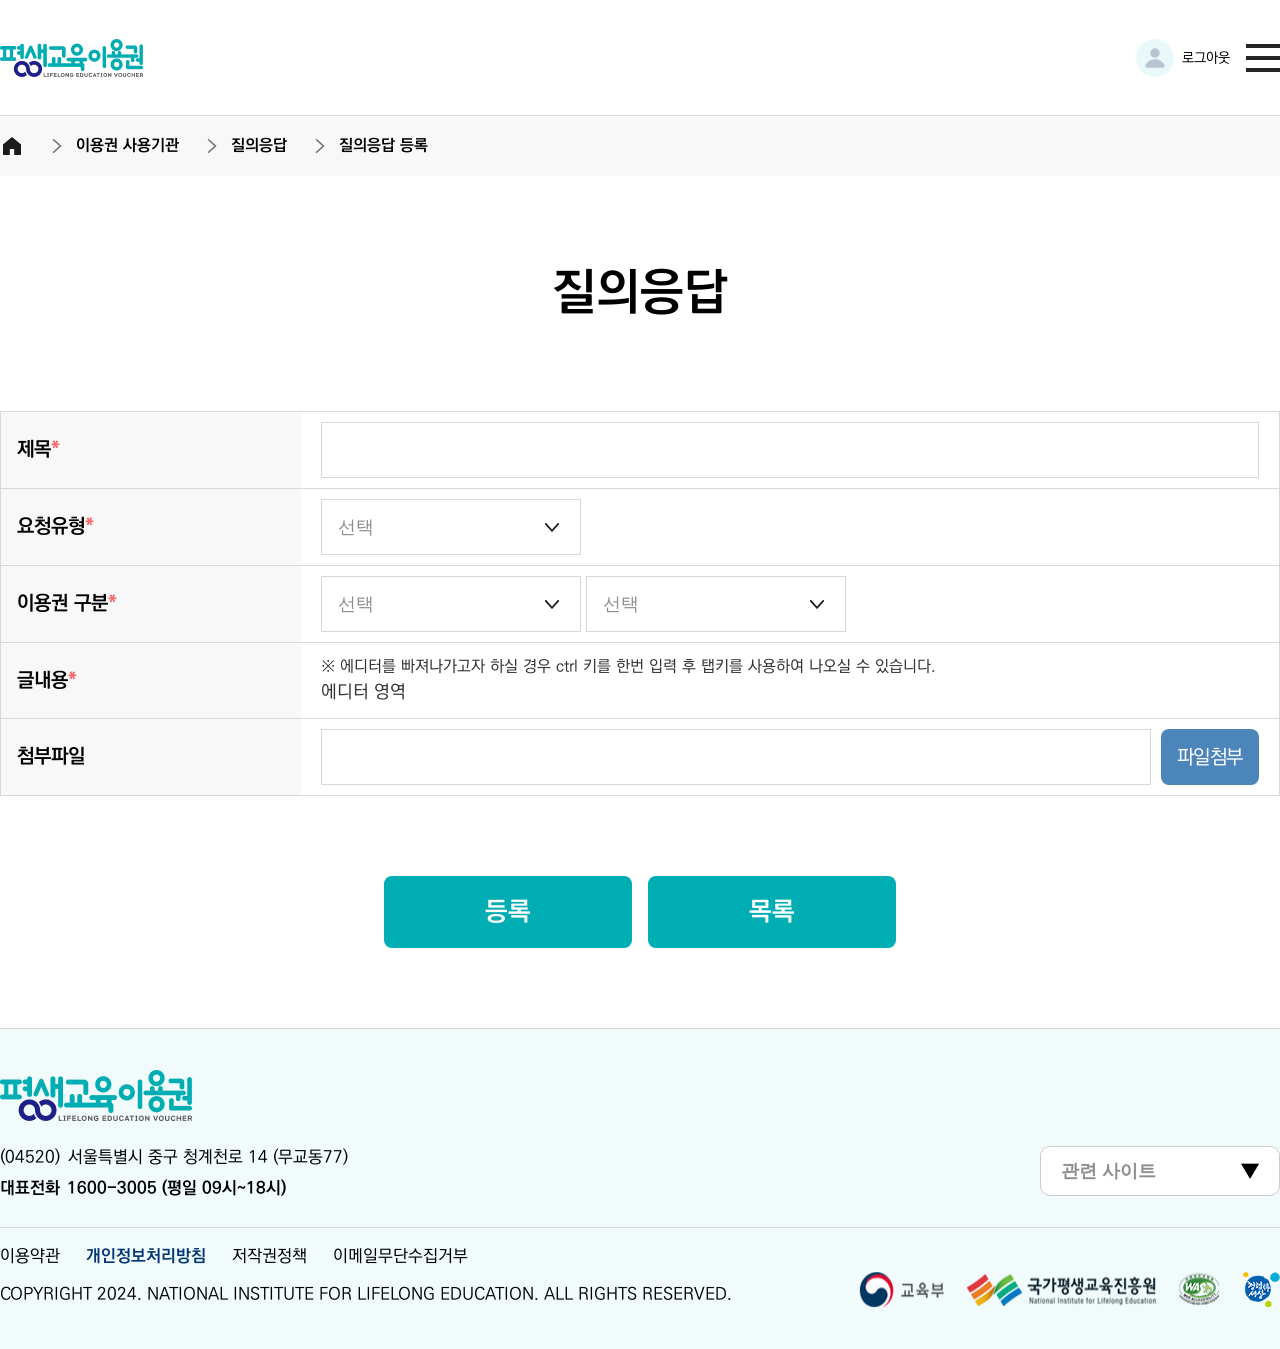
<file: work/IIP_501.html>
<!DOCTYPE html>
<html lang="ko">

<head>
    <meta charset="UTF-8">
    <meta name="viewport" content="width=device-width, initial-scale=1">
    <!-- css js inject -->
    <link rel="stylesheet" href="../css/biz2/reset.css">
    <link rel="stylesheet" href="../css/biz2/common.css">
    <link rel="stylesheet" href="../css/biz2/layout.css">
    <link rel="stylesheet" href="../css/biz2/main.css">
    <link rel="stylesheet" href="../css/biz2/style.css">
    <link rel="stylesheet" href="../css/biz2/swiper-bundle.min.css">
    <script src="../js/biz2/jquery.1.8.2.min.js"></script>
    <script src="../js/biz2/swiper-bundle.min.js"></script>
    <script src="../js/biz2/script.js"></script>
    <title>울산광역시 평생교육이용권</title>
</head>

<body>
    <header>
        <div class="logo-area">
            <a href="IMP_002.html">
                <img src="../images/biz2/header_logo_2.png" alt="울산광역시">
            </a>
        </div>
        <div class="menu-area">
            <!-- 로그인 시 -->
            <a href="#" class="log-info">
                <img src="../images/biz2/ico/ico_loguser.svg" alt="로그인 유저 아이콘, 로그아웃 아이콘">
                <span class="log-info-txt">로그아웃</span>
            </a>
            <button class="open-btn">
                <span class="blind">메뉴 열기</span>
            </button>
            <div class="menu-box">
                <ul class="link-group login">
                    <li>
                        <span class="tit">사업안내</span>
                        <div class="link-item">
                            <a href="IGP_001.html">평생교육이용권이란?</a>
                            <a href="IGP_001.html">평생교육이용권 사용하기</a>
                        </div>
                    </li>
                    <li>
                        <span class="tit">이용권 사용기관</span>
                        <div class="link-item">
                            <a href="ILP_001.html">사용기관 신청</a>
                            <a href="IIP_800.html">사용기관 신청 현황</a>
                            <a class="hidden" href="#">이용권 사용내역</a>
                            <a href="#">교육결과 관리</a>
                            <a class="hidden" href="#">교육과정 정보</a>
                            <a class="hidden" href="#">학습자 정보</a>
                            <a href="IIP_400.html">기관 정보 수정</a>
                            <a class="hidden" href="#">사용기관 연수</a>
                        </div>
                    </li>
                    <li>
                        <span class="tit">게시판</span>
                        <div class="link-item">
                            <a href="IIP_001.html">공지사항</a>
                            <a href="INP_100.html">자료실</a>
                            <a href="INP_200.html">자주하는질문</a>
                            <a href="INP_200.html">질의응답</a>
                        </div>
                    </li>
                </ul>
                <button class="close-btn">
                    <span class="blind">메뉴 닫기</span>
                </button>
            </div>
        </div>
    </header>
    <div class="top-location">
        <div class="top-location-area wrap">
            <span class="home"><span class="blind">홈</span></span>
            <div class="location-box">
                <span class="arrow">이용권 사용기관</span>
                <span class="arrow">질의응답</span>
                <span class="arrow">질의응답 등록</span>
            </div>
        </div>
    </div>
    <div class="container wrap">
        <div class="page-header">
            <h2 class="page-header-tit">질의응답</h2>
        </div>
        <div class="contents">
            <div class="com-write-table">
                <table class="inquiry">
                    <caption>사용기관 질의사항 상세 항목 테이블</caption>
                    <colgroup>
                        <col style="width: 300px;">
                        <col>
                    </colgroup>
                    <tbody>
                        <tr>
                            <th class="txt-l">
                                <label for="a" class="must-type">제목</label>
                            </th>
                            <td>
                                <input type="text" id="a">
                            </td>
                        </tr>
                        <tr>
                            <th class="txt-l">
                                <label for="b" class="must-type">요청유형</label>
                            </th>
                            <td>
                                <select id="b">
                                    <option value="none">선택</option>
                                    <option value="1">1</option>
                                    <option value="2">2</option>
                                    <option value="3">3</option>
                                </select>
                            </td>
                        </tr>
                        <tr>
                            <th class="txt-l">
                                <label for="c" class="must-type">이용권 구분</label>
                            </th>
                            <td>
                                <select id="c">
                                    <option value="none">선택</option>
                                    <option value="1">1</option>
                                    <option value="2">2</option>
                                    <option value="3">3</option>
                                </select>
                                <select>
                                    <option value="none">선택</option>
                                    <option value="1">1</option>
                                    <option value="2">2</option>
                                    <option value="3">3</option>
                                </select>
                            </td>
                        </tr>
                        <tr>
                            <th class="txt-l must-type">글내용</th>
                            <td>
                                <p class="txt-ss">※ 에디터를 빠져나가고자 하실 경우 ctrl 키를 한번 입력 후 탭키를 사용하여 나오실 수 있습니다.</p>
                                <div>에디터 영역</div>
                            </td> 
                        </tr>
                        <tr>
                            <th class="txt-l">첨부파일</th>
                            <td>
                                <div class="filebox">
                                    <input class="upload-name">
                                    <label for="file01" class="btns bg-blue">파일첨부</label> 
                                    <input type="file" id="file01" class="file">
                                </div>
                            </td> 
                        </tr>
                    </tbody>
                </table>
                <div class="btns-bottom">
                    <button type="button" class="btns">등록</button>
                    <button type="button" class="btns">목록</button>
                </div>
            </div>                    
        </div>
    </div>
    <footer class="wrap">
        <div class="info-content">
            <span class="footer-logo"><span class="blind">평생교육이용권</span></span>
            <address>
                <span class="txt"><span>(04520)</span><span>서울특별시 중구 청계천로 14 (무교동77)</span></span>
                <span class="tel"><span>대표전화</span><span>1600-3005 (평일 09시~18시)</span></span>
            </address>
            <select class="ui-select" title="관련 사이트 선택">
                <option value="#">관련 사이트</option>
            </select>
            <div class="link-area">
                <div class="link-box">
                    <a href="#">이용약관</a>
                    <a href="#" class="on">개인정보처리방침</a>
                    <a href="#">저작권정책</a>
                    <a href="#">이메일무단수집거부</a>
                </div>
                <span class="copy">
                    COPYRIGHT 2024. NATIONAL INSTITUTE FOR LIFELONG EDUCATION. ALL RIGHTS
                    RESERVED.
                </span>
                <div class="support-box">
                    <img src="../images/biz2/footer_link_1.png" alt="교육부">
                    <img src="../images/biz2/footer_link_2.png" alt="국가평생교육진흥원">
                    <img src="../images/biz2/footer_link_3.png" alt="wa">
                    <img src="../images/biz2/footer_link_4.png" alt="청렴세상">
                </div>
            </div>
        </div>
    </footer>
</body>
</html>
</file>
<file: css/biz2/common.css>
/****************************************************
	파일명	: common.css
	최초작성자	: 이민혁
	최초작성일	: 2024-11-23
	-------------------------------------------------
	Dec. 공통 스타일링 정의
	-------------------------------------------------
	속성순서    : 레이아웃 > 크기/간격 > 박스모양 > 폰트/정렬 > 기타
*****************************************************/

/* 공통 변수 정의 */
:root {
	/* color */
	--primary-color : #27C2CB;
	--primary-color-600 : #00ADB2;
	--secondary-color : #F2FBFC;
	--navy-12 : #124D83;
	--white : #fff;
	/* gray scale */
	--gray-05-f8 : #f8f8f8; /* bg */
	--gray-20-e4 : #e4e4e4; /* disabled */
	--gray-30-d8 : #d8d8d8; /* border */
	--gray-50-8e : #8e8e8e; /* Text-disabled */
	--gray-60-71 : #717171;
	--gray-70-55 : #555555; /* Text-body */
	--gray-80-2d : #2d2d2d; 

	/* text-color */
	--text-primary-00: #000000;
	--text-sub-33 : #333333;
	--text-third-66 : #666666;
	--text-disabled-99: #999999;

	/* point-color */
	--point-color-f7 : #F76767;
	--point-color-73 : #73D75A;
	/* txt size */
	--txt-lv1 : 50px;
	--txt-lv2 : 38px;
	--txt-lv5 : 20px;
}

/* txt align */
.txt-c {text-align: center!important;}
.txt-l {text-align: left!important;}
.txt-r {text-align: right!important;}
/* txt color */
.txt-gray55 {color: var(--gray-70-55);}
.txt-gray66 {color: #666666;}
.txt-grayb5 {color: #b5b5b5;}

/* white-space */
.wh-nowrap {white-space: nowrap;}

/* margin - top */
.mt-40 {margin-top: 40px;}
.mt-80 {margin-top: 80px;}
.mt-40-i {margin-top: 40px!important;}
/* margin vertical */
.my-80 {margin-top: 80px; margin-bottom: 80px;}
/* margin left */
.ml-10 {margin-left: 10px;}
/* margin right */
.mr-10 {margin-right: 10px;}
/* margin init */
.mg-0 {margin: 0!important;}
/* margin-top init */
.mt-0 {margin-top: 0!important;}

/* width style */
.w-100 {width: 100%;}
.mw-140 {max-width: 140px;}

/* height */
.mh-set {min-height: var(--mh, auto);}

/* fixed value set */
.mw-set {max-width: var(--mw-set, 400px);}

/* border */
.b {border: 1px solid black; border-radius: 12px;}
.border-d8-r {border-right: 1px solid #d8d8d8!important;} /* border-right 값 재설정 */


/* display */
.flex {display: flex;}
.flex-ac { display: flex; align-items: center;}
.flex-acjs {display: flex; align-items: center; justify-content: space-between;}
.flex-acjc {display: flex; align-items: center; justify-content: center;}
.il-flex-ac {display: inline-flex; align-items: center;}
.flex-je {display: flex; justify-content: end;}

.hidden {display: none;}


/* display */
.flex-col {display: flex; flex-direction: column;}
.flex-col-ac {display: flex; flex-direction: column; align-items: center;}

/* flex-grow */
.flex-grow-1 {flex-grow: 1;}

/* gap */
.gap-10 {gap: 10px;}
.gap-20 {gap: 20px;}
.gap-40 {gap: 40px;}

/* bg */
.bg-primary {background: var(--primary-color);}

/* table */
table {font-size: 20px;}
.table-auto {table-layout: auto;}

/* responsive w-set */
.res-wSet {width: var(--width, auto);}
</file>
<file: css/biz2/layout.css>
/****************************************************
	파일명	: Layout.css
	최초작성자	: 이민혁
	최초작성일	: 2024-11-23
	-------------------------------------------------
	Dec. 레이아웃 관련 CSS 정의
	-------------------------------------------------
	속성순서    : 레이아웃 > 크기/간격 > 박스모양 > 폰트/정렬 > 기타
*****************************************************/

.wrap {
	position: relative;
	max-width: 1280px;
	/* min-height: 768px; */
	margin: 0 auto;
}

/* header style */
header { display: flex; align-items: center; justify-content: space-between; position: relative; height: 116px; 
	/* 이민혁 임시 추가 */
	max-width: 1280px; margin: 0px auto; 
}
header::after { content: ""; position: absolute; left: -9999px; right: -9999px; bottom: 0; height: 1px; background: #d8d8d8; }
header .logo-area { display: flex;}
/* 로고가 여러개일 경우 */
header .multi-logo-area a:nth-child(1){position: relative; padding-right: 20px;}
header .multi-logo-area a + a {padding-left: 20px;}
header .multi-logo-area a:nth-child(1):after {content: ''; display: inline-block; width: 1px; height: 26px; background: var(--gray-30-d8); position: absolute; right: 0; top: 50%; transform: translateY(-50%);}
header .link-area { display: flex; column-gap: 30px; margin-left: auto; }
header .menu-area { display: flex; column-gap: 16px; align-items: center; margin-left: 60px; }
header .menu-area .home-btn  { display: inline-block; width: 52px; height: 52px; background: url(../../images/biz2/ico/ico_home.svg) no-repeat 0 0; background-size: contain; }
header .menu-area .open-btn { width: 34px; height: 28px; background: url(../../images/biz2/header_menu.png) no-repeat 0 0; }
header .menu-area .open-btn.on { display: none; }
header .menu-area .open-btn.on ~ .menu-box { display: block; }
header .menu-area .menu-box { display: none; position: absolute; left: 0; right: 0; top: 116px; min-height: 400px; padding: 25px 0 77px; z-index: 100; }
header .menu-area .menu-box::before { content: ""; position: absolute; left: -9999px; top: 0; right: -9999px; bottom: 0; background: #fff; border-bottom: 1px solid #DDDDDD; z-index: 1; }
header .menu-area .menu-box > .close-btn { position: absolute; right: 3px; top: -74px; width: 27px; height: 27px; background: url(../../images/biz2/ic_gnb_close.png) no-repeat 0 0; }
header .menu-area .menu-box .link-group { display: flex; position: relative; z-index: 10; justify-content: space-between;}
header .menu-area .menu-box .link-group:not(.login) { justify-content: space-between; }
header .menu-area .menu-box .link-group:not(.login) li {width: 200px;}
header .menu-area .log-info {display: flex; align-items: center; gap: 8px; font-size: 14px;}
header .menu-area .log-info-txt {font-weight: 500;}
header .menu-area .menu-box .link-group li { display: flex; flex-direction: column; width: 100%; max-width: 200px;}

header .menu-area .menu-box .link-group li > .tit { display: block; font-size: 24px; line-height: 27px; font-weight: bold; color: #000; }
header .menu-area .menu-box .link-group li .link-item { display: flex; flex-direction: column; margin-top: 31px; }
header .menu-area .menu-box .link-group li .link-item a { font-size: 19px; font-weight: 500; line-height: 48px; white-space: nowrap; color: #000; }
header .menu-area .menu-box .link-group li .link-item a:hover { color: #00ADB2; text-decoration: underline; font-weight: bold; }
header .menu-area .menu-box .link-group li .link-item a.disabled-link:hover {color: darkgray;} 

/* body container */
.container { position: relative; min-height: calc(100vh - 400px); padding-bottom: 80px; padding-top: 80px; }
.container > .sub-title { display: block; margin-top: 64px; font-size: 30px; font-weight: bold; color: #191919; }
.container > .sub-title + .agree-info-area { margin-top: 32px; }

/* footer */
footer { position: relative; }
footer .fixed-banner-content { position: fixed; left: 50%; top: 210px; margin-left: 670px; z-index: 10; }
footer .fixed-banner-content .banner-area { display: flex; flex-direction: column; row-gap: 24px; width: 100px; border: 1px solid #d8d8d8; background: #fff; padding: 9px 9px 22px; border-radius: 18px; }
footer .fixed-banner-content .banner-area a { display: flex; position: relative; width: 100%; padding-top: 87px; font-size: 16px; color: #1d1d1d; text-align: center; justify-content: center; letter-spacing: -1px; font-weight: 500; line-height: 23px; }
footer .fixed-banner-content .banner-area a.guide::before { background: #f7faff url(../../images/biz2/ic_fixed_1.png) no-repeat center center; }
footer .fixed-banner-content .banner-area a.edu::before { background: #f7faff url(../../images/biz2/ic_fixed_2.png) no-repeat center center; }
footer .fixed-banner-content .banner-area a.blog::before { background: #f7faff url(../../images/biz2/ic_fixed_3.png) no-repeat center center; }
footer .fixed-banner-content .banner-area a.report::before { background: #f7faff url(../../images/biz2/ic_fixed_4.png) no-repeat center center; }
footer .fixed-banner-content .banner-area a::before { content: ""; position: absolute; left: 0; top: 0; width: 80px; height: 80px; border: 1px solid #d3dce5; border-radius: 18px; }
footer .favorite-content { display: flex; position: relative; }
footer .favorite-content::before { content: ""; position: absolute; left: -9999px; right: -9999px; top: 0; height: 1px; background: #d8d8d8; }
footer .favorite-content::after { content: ""; position: absolute; left: -9999px; right: -9999px; bottom: 0; height: 1px; background: #d8d8d8; }
footer .favorite-content .link-area:first-child .open-btn { border-left: 1px solid #d8d8d8; }
footer .favorite-content .link-area .open-btn { width: 320px; height: 56px; padding-left: 20px; border-right: 1px solid #d8d8d8; text-align: left; font-size: 17px; font-weight: 500; color: #000; background: url(../../images/biz2/ic_link_plus.png) no-repeat right 28px center; }
footer .info-content { display: flex; flex-direction: column; position: relative; padding: 42px 0 41px; }
footer .info-content::before { content: ""; position: absolute; top: 0; bottom: 0; left: -9999px; right: -9999px; background: #F2FBFC; border-top: 1px solid #D8D8D8; }
footer .info-content .ui-select { font-weight: 700; position: absolute; right: 0; top: 118px; width: 240px; height: 50px; padding: 0 20px; border-radius: 10px; border-color: #CACACA; background: #fff url(../../images/biz2/ic_arrow_big.png) no-repeat right 20px center; }
footer .info-content .footer-logo { position: relative; width: 192px; height: 51px; background: url(../../images/biz2/footer_logo.png) no-repeat 0 0; }
footer .info-content address { position: relative; margin-top: 23px; font-size: 17px; font-weight: 500; line-height: 30px; color: #000; }
footer .info-content address > span { display: flex; font-size: 17px; line-height: 27px; font-weight: 500; color: #000000; }
footer .info-content address > span.txt span + span { margin-left: 8px; }
footer .info-content address > span.tel { margin-top: 4px; }
footer .info-content address > span.tel span + span { margin-left: 7px; }
footer .info-content address > span.tel { font-weight: bold; }
footer .info-content .link-area { position: relative; margin-top: 25px; border-top: 1px solid #d8d8d8; padding: 15px 0 0 0; }
footer .info-content .link-area .link-box { display: flex; column-gap: 26px; }
footer .info-content .link-area .link-box a { font-size: 17px; font-weight: 500; line-height: 27px; color: #000; }
footer .info-content .link-area .link-box a.on { font-weight: bold; color: #003675; }
footer .info-content .link-area .copy { display: block; margin-top: 11px; font-size: 17px; font-weight: 500; line-height: 27px; color: #000; }
footer .info-content .link-area .support-box { display: flex; column-gap: 22px; position: absolute; right: 0; bottom: 0; }
</file>
<file: css/biz2/main.css>
/****************************************************
	파일명	: main.css
	최초작성자	: 이민혁
	최초작성일	: 2024-09-28
	-------------------------------------------------
	Dec. 메인 페이지 스타일링 정의
	-------------------------------------------------
	최종수정자	: 이민혁
	최종수정일	: 2024-09-28
	수정내용	: 최초작성
	속성순서: 레이아웃 > 크기/간격 > 박스모양 > 폰트/정렬 > 기타
*****************************************************/

/* page-header */
.page-header {text-align: center; margin-bottom: 80px;}
.page-header-tit {font-size: var(--txt-lv1); font-weight: 700;}
.page-header-desc {font-size: var(--txt-lv5); color: #333333 ; margin-top: 8px;}

/* 상단 브레드크럼브 */
/* top location */
.top-location {background: var(--gray-05-f8); line-height: 1;}
.top-location-area { display: flex; width: 100%; height: 60px; align-items: center;}
.top-location-area .home { width: 24px; height: 24px;  background: transparent url(../../images/biz2/icon_bread_home.svg) no-repeat center;}
.top-location-area .location-box { display: flex; align-items: center; padding-left: 20px; }
.top-location-area .location-box .arrow { font-size: 16px; font-weight: bold; padding-left: 32px; background: url(../../images/biz2/ic_home_arrow.svg) no-repeat center left 0; }
.top-location-area .location-box .arrow + .arrow {margin-left: 20px;}

/* search area */
.search-area select, .search-area input[type="text"] {border-radius: 10px;}
.search-area {padding: 40px; background-color: var(--primary-color); border-radius: 20px;}

/* search block */
.search-input {position: relative;}
.search-input-btn {position: absolute; top: 50%; right: 16px; transform: translateY(-50%);}


/* must type */
.must-type::after{content: '*'; color: var(--point-color-f7);}

/* top info group */
.top-info-group {display: flex; align-items: center; justify-content: space-between; margin-bottom:20px;}
.top-info-group select {border-radius: 10px;}
.top-info-group-data {font-size: 22px;}

/* btn styling */
.before-24 {width: 24px; height: 24px; background-position: center center; background-size: cover; background-repeat: no-repeat;}
.before-24.search {background: url(../../images/biz2/ic_search.svg);}

.ico-20 {width: 20px; height: 20px; background-position: center center; background-size: cover; background-repeat: no-repeat; }
.ico-20.download {background: url(../../images/biz2/ic_down.svg);}
.ico-20.pdf {background-image: url(../../images/biz2/ic_file_pdf.svg); background-size: contain;}



/* btn-s */

/* btn-m */

/* btn-xs */
.btn-xs {font-size: 22px; padding: 8.5px 16px; display: inline-flex; align-items: center; justify-content: center;}

/* btn */
.btn {font-weight: 300; border-radius: 8px;}

/* btn-theme */
.btn.primary {background: var(--primary-color); color: #fff;}
.btn.navy-12 {background: var(--navy-12); color: #fff;}




/* table-label */
.table-label {font-size: 16px; display: inline-block; border: 1px solid var(--primary-color);  border-radius: 8px;  padding: 5px 12px;}

/* 사용기관 연수 임시 (요청) */
.bad {background: url('../../images/biz2/quiz_icon_bad.png') no-repeat;}
.good {background: url('../../images/biz2/quiz_icon_good.png') no-repeat;}

/* 레이어 팝업 */
.layer-pop { display: none; position: fixed; left: 0; top: 0; right: 0; bottom: 0; background: rgba(0, 0, 0, 0.5); }
.layer-pop.on { display: block; }
.layer-pop.simple-type .layer-content { width: 606px; }
.layer-pop.simple-type .layer-content .layer-scroll { padding: 60px 118px; background: #fff; }
.layer-pop .layer-content { overflow: hidden; position: absolute; left: 50%; top: 50%; transform: translate(-50%, -50%); max-width: var(--max-width, 100%); width: 100%;}
.layer-pop .layer-content .layer-scroll { overflow-y: auto; position: relative; max-height: calc(100vh - 40px); padding: 60px; background: #FFF; border-radius: 20px;}
.layer-pop .layer-content .layer-scroll > .title { display: block; position: relative; font-size: 24px; text-align: center; font-weight: 700;}
.layer-pop .layer-content .layer-scroll .desc {color: var(--text-sub-33);}
.layer-pop .layer-content .layer-scroll > .title .ic-edu { position: absolute; left: 0; top: 0; width: 176px; height: 34px; background: url(../../images/biz2/ic_pop_edu.png) no-repeat 0 0; }
.layer-pop .layer-content .layer-scroll .close-btn { position: absolute; right: 20px; top: 18px; width: 24px; height: 24px; background: url(../../images/biz2/ic_pop_close.svg) no-repeat center center; }
.layer-pop .layer-content .layer-scroll .send-input-area { margin-top: 32px; }
.layer-pop .layer-content .layer-scroll .send-input-area .send-box > .tit { display: block; font-size: 16px; font-weight: bold; color: #333; }
.layer-pop .layer-content .layer-scroll .send-input-area .send-box + .send-box { margin-top: 40px; }
.layer-pop .layer-content .layer-scroll .send-input-area .send-box .input-group { display: flex; margin-top: 12px; }
.layer-pop .layer-content .layer-scroll .send-input-area .send-box .input-group input[type=text] { flex: 1; height: 38px; border-radius: 6px; }
.layer-pop .layer-content .layer-scroll .send-input-area .send-box .input-group .send-btn { height: 38px; margin-left: 12px; padding: 0 20px; border-radius: 6px; border: 1px solid #DDD; font-size: 16px; font-weight: bold; color: #333; }
.layer-pop .layer-content .layer-scroll .send-input-area .notice-txt { display: block; margin-top: 16px; font-size: 14px; color: #555; padding-left: 15px; text-indent: -15px; }
/* 레이어 하단 정보 영역 */
.layer-pop .layer-content .layer-scroll .info-area { margin-top: 30px;}


.layer-pop .layer-content .layer-scroll .info-area > .tit { display: block; margin-bottom: 14px; font-size: 20px; font-weight: bold; color: #333; }
.layer-pop .layer-content .layer-scroll .info-area .list-box { width: 267px; margin: 0 auto; }
.layer-pop .layer-content .layer-scroll .info-area .list-box li { display: flex; align-items: center; }
.layer-pop .layer-content .layer-scroll .info-area .list-box li + li { margin-top: 24px; }
.layer-pop .layer-content .layer-scroll .info-area .list-box li .tit { flex-shrink: 0; width: 100px; font-size: 16px; font-weight: bold; color: #333333; }
.layer-pop .layer-content .layer-scroll .info-area .list-box li input[type=text] { font-size: 14px; }
.layer-pop .layer-content .layer-scroll .info-area .result-txt { margin-top: 56px; background: #F6FEFF; border-radius: 12px; border: 1px solid #ddd; padding: 20px; text-align: center; font-size: 16px; font-weight: 500; color: #191919; }
.layer-pop .layer-content .layer-scroll .info-area .confirm-box { margin-top: 28px; }
.layer-pop .layer-content .layer-scroll .info-area .confirm-box > .text { display: block; font-size: 14px; text-align: center; color: #555555; }
.layer-pop .layer-content .layer-scroll .info-area .confirm-box .check-group { display: flex; justify-content: center; margin-top: 27px; }
.layer-pop .layer-content .layer-scroll .info-area .text-box { padding-bottom: 22px; }
.layer-pop .layer-content .layer-scroll .info-area .text-box > .tit { display: block; font-size: 16px; color: #555; }
.layer-pop .layer-content .layer-scroll .info-area .text-box > .tit + .txt { padding: 8px 0 0 12px; }
.layer-pop .layer-content .layer-scroll .info-area .text-box > .txt { display: block; font-size: 14px; color: #797979; }
.layer-pop .layer-content .layer-scroll .info-area .text-box > .txt + .tit { margin-top: 26px; }
.layer-pop .layer-content .layer-scroll .info-area .text-box > .noti-txt { display: block; margin-top: 90px; font-size: 14px; font-weight: bold; text-align: center; color: #191919; }
.layer-pop .layer-content .layer-scroll .info-area .text-box > .day { display: block; margin-top: 12px; font-size: 14px; font-weight: bold; color: #191919; text-align: right; }
.layer-pop .layer-content .layer-scroll .info-area .text-box .textarea-group { margin-top: 32px; }
.layer-pop .layer-content .layer-scroll .info-area .text-box .textarea-group > .tit { display: block; font-size: 20px; font-weight: bold; color: #333333; }
.layer-pop .layer-content .layer-scroll .info-area .text-box .textarea-group .txt { display: block; margin-top: 6px; font-size: 14px; color: #555555; }
.layer-pop .layer-content .layer-scroll .info-area .text-box .textarea-group .check-item { margin-top: 24px; padding: 21px 24px; border-radius: 12px; border: 1px solid #DDDDDD; }
.layer-pop .layer-content .layer-scroll .info-area .text-box .textarea-group .check-item .check-cnt + .check-cnt { margin-top: 12px; }
.layer-pop .layer-content .layer-scroll .info-area .text-box .textarea-group .check-item .check-cnt label { font-size: 14px; }
.layer-pop .layer-content .layer-scroll .info-area .text-box .textarea-group .text-item { margin-top: 50px; }
.layer-pop .layer-content .layer-scroll .info-area .text-box .textarea-group .text-item .txt { display: block; font-size: 14px; color: #555555; }
.layer-pop .layer-content .layer-scroll .info-area .text-box .textarea-group .text-item textarea { margin-top: 8px; }
.layer-pop .layer-content .layer-scroll .info-area .text-box .table-group { margin-top: 30px; }
.layer-pop .layer-content .layer-scroll .info-area .text-box .table-group > .tit { display: block; font-size: 20px; font-weight: bold; color: #333; }
.layer-pop .layer-content .layer-scroll .info-area .text-box .table-group + .txt { margin-top: 10px; }
.layer-pop .layer-content .layer-scroll .info-area .text-box .table-group + .table-group { margin-top: 24px; }
.layer-pop .layer-content .layer-scroll .info-area .text-box .table-group + .table-group table { border-top: 1px solid #DDDDDD; }
.layer-pop .layer-content .layer-scroll .info-area .text-box .table-group table { width: 100%; margin-top: 12px; border-top: 1px solid #191919; }
.layer-pop .layer-content .layer-scroll .info-area .text-box .table-group table th { height: 40px; background: #EEEEEE; border-right: 1px solid #DDDDDD; border-bottom: 1px solid #DDDDDD; text-align: center; font-size: 14px; font-weight: bold; color: #555; }
.layer-pop .layer-content .layer-scroll .info-area .text-box .table-group table th:last-child { border-right: 0; }
.layer-pop .layer-content .layer-scroll .info-area .text-box .table-group table td { padding: 10px; border-right: 1px solid #DDDDDD; border-bottom: 1px solid #DDDDDD; font-size: 14px; color: #797979; }
.layer-pop .layer-content .layer-scroll .info-area .text-box .table-group table td:last-child { border-right: 0; }
.layer-pop .layer-content .layer-scroll .info-area .text-box .table-group table td.center { text-align: center; color: #191919; }
.layer-pop .layer-content .layer-scroll .btn-box button { min-width: 74px; height: 38px; padding: 0 15px; border-radius: 6px; background: #00B3BE; font-size: 16px; font-weight: bold; color: #FFFFFF; }

/* ui */
.sample-pop-btn { height: 44px; padding: 0 14px; border-radius: 8px; border: 1px solid #DDDDDD; font-size: 16px; color: #666; }


/* .ui-select { 
	width: 100%; 
	height: 44px;
	padding: 0 10px; 
	border: 1px solid #DDDDDD; 
	border-radius: 8px; 
	font-size: 16px;
	color: #222; 
	-webkit-appearance: none;
	-moz-appearance: none; 
	appearance: none; 
	background: url(../../images/biz2/ic_select_arrow.png) 
	no-repeat right 12px center;
} */



.ui-select.w-180 { width: 180px;}
.ui-radio { display: inline-block; }
.ui-radio input, .ui-radio label { cursor: pointer; }
.ui-radio input { position: relative; top: 2px; margin: 0; }
.ui-radio + .ui-radio { margin-left: 26px; }
.ui-radio label { font-size: 16px; color: #797979; }
.ui-check { font-size: 16px; color: #666; }
.ui-check input { position: relative; top: 5px; width: 20px; height: 20px; margin: 0; border: 1px solid #666666; border-radius: 2px; cursor: pointer; }
.ui-check label { margin-left: 8px; cursor: pointer; }
/* 세로형 테이블 스타일 */
.com-view-table table { width: 100%; border-top: 1px solid #E2E2E2; }
.com-view-table table th { height: 70px; background: var(--gray-05-f8); border-top: 1px solid var(--gray-30-d8);  border-right: 1px solid var(--gray-30-d8); border-bottom: 1px solid var(--gray-30-d8); text-align: center; font-weight: bold;}
.com-view-table table th:last-child { border-right: 0; }
.com-view-table table td { height: 70px; padding: 10px; border-right: 1px solid #E2E2E2; border-bottom: 1px solid #E2E2E2; font-weight: 500; text-align: center; color: #333333; }
.com-view-table table td.no-data {color: #b5b5b5;}
.com-view-table table td:last-child { border-right: 0; }
.com-view-title {max-width: 99.99%; overflow: hidden; text-overflow: ellipsis; white-space: nowrap; display: inline-block; vertical-align: middle;}

/* 가로형 테이블 스타일 */
.com-write-table table { width: 100%; border-top: 1px solid var(--gray-30-d8)}
.com-write-table table th { height: 80px; background: var(--gray-05-f8);  border-bottom: 1px solid var(--gray-30-d8); font-weight: bold; padding-left: 30px;}
.com-write-table table th:last-child { border-right: 0;}
.com-write-table table td { height: 80px; padding: 13px 20px; border-right: 1px solid var(--gray-30-d8); border-bottom: 1px solid var(--gray-30-d8); font-weight: 500; text-align: left;}
.com-write-table table td:last-child { border-right: 0; }

.com-write-table table td .input-item { display: flex; align-items: center; margin-top: 20px; }
.com-write-table table td .input-item.phone-number select { width: 90px; }
.com-write-table table td .input-item.phone-number input[type=text], .com-write-table table td .input-item.phone-number input[type=number] { width: 90px; }
.com-write-table table td .input-item.phone-number .ui-check { margin-left: 30px; }
.com-write-table table td .input-item.email input[type=text], .com-write-table table td .input-item.email input[type=number] { width: 160px; }
.com-write-table table td .input-item.email select { width: 180px; margin-left: 12px; }
.com-write-table table td .input-item.email .ui-check { margin-left: 30px; }
.com-write-table table td .input-item.file { position: relative; }
.com-write-table table td .input-item.file input[type=text] { width: 340px; background: #fff; }
.com-write-table table td .input-item.file input[type=file] { position: absolute; left: -9999px; }
.com-write-table table td .input-item.file label { display: inline-flex; align-items: center; height: 44px; padding: 0 20px; margin-left: 20px; background: #333333; border-radius: 8px; font-size: 18px; font-weight: 500; color: #fff; cursor: pointer; }
.com-write-table table td .input-item.file .reset-btn { height: 44px; padding: 0 20px; margin-left: 14px; border-radius: 8px; border: 1px solid #DDDDDD; font-size: 18px; font-weight: 500; color: #191919; }
.com-write-table table td .input-item.select-col { display: flex; flex-direction: column; align-items: flex-start; row-gap: 16px; }
.com-write-table table td .input-item.select-col .ui-radio + .ui-radio { margin-left: 0; }
.com-write-table table td .input-item input[type=text], .com-write-table table td .input-item input[type=number] { width: 285px; }
.com-write-table table td .input-item input[type=text].citizen-number, .com-write-table table td .input-item input[type=number].citizen-number { width: 160px; }
.com-write-table table td .input-item input[type=text].user-id, .com-write-table table td .input-item input[type=number].user-id { width: 320px; }
.com-write-table table td .input-item input[type=text].user-pwd, .com-write-table table td .input-item input[type=number].user-pwd { width: 380px; }
.com-write-table table td .input-item .input-btn { height: 40px; margin-left: 24px; padding: 0 20px; background: #00B3BE; border-radius: 8px; font-size: 20px; font-weight: bold; color: #fff; }
.com-write-table table td .input-item .ic-bar { position: relative; width: 27px; height: 40px; }
.com-write-table table td .input-item .ic-bar::before { content: ""; position: absolute; left: 50%; top: 50%; transform: translate(-50%, -50%); width: 5px; height: 1px; background: #000; }
.com-write-table table td .input-item .ic-email { position: relative; width: 27px; height: 40px; }
.com-write-table table td .input-item .ic-email::before { content: "@"; position: absolute; left: 50%; top: 50%; transform: translate(-50%, -50%); }
.com-write-table table td .input-item { margin-top: 0; }
.com-write-table table td textarea { height: 100px; }
.com-write-table .select-input { display: flex; flex-direction: column; row-gap: 13px; }
.com-write-table .select-input .select-item { width: 422px; }
.com-write-table .select-input .input-item { width: 100%; }
.com-write-table .select-input .input-item input[type=text] { width: 100%; }
.com-write-table .content-textarea .info-item { display: flex; justify-content: space-between; align-items: center; margin-bottom: 16px; }
.com-write-table .content-textarea .info-item .byte { font-size: 14px; color: #797979; }
.com-write-table .content-textarea .info-item .time { font-size: 14px; color: #797979; }
.com-write-table .content-textarea .info-item .time i { font-style: normal; color: #FF5353; }
.com-write-table .content-textarea textarea { height: 408px; border-radius: 20px; }
.com-write-table .table-bottom-info { margin-top: 16px; }
.com-write-table .table-bottom-info > .txt { display: block; font-size: 14px; color: #666666; }
.com-write-table .table-bottom-info > .txt.center { text-align: center; }
.com-write-table .table-bottom-info > .day { display: block; margin-top: 8px; font-size: 14px; font-weight: 500; color: #333; text-align: right; }
.com-write-table .table-bottom-info .name-check { display: flex; align-items: center; justify-content: flex-end; column-gap: 30px; margin-top: 8px; }
.com-write-table .table-bottom-info .name-check .name { margin-top: 4px; font-size: 14px; font-weight: 500; color: #191919; }
.com-write-table .table-bottom-info .name-check .ui-check label { font-size: 14px; font-weight: 500; color: #191919; margin: 0 12px 0 0; }
.com-write-table .notice-info-area { margin-top: 24px; }
.com-write-table .notice-info-area + .table-bottom-info { margin-top: 24px; }

/* pagination styling */
.com-paging { display: flex; justify-content: center; align-items: center; column-gap: 10px; margin-top: 40px; }
.com-paging button { width: 34px; height: 34px; font-size: 18px; font-weight: 500; color: #333333; vertical-align: middle;}
.com-paging button.on { background: #00b3be; border-radius: 6px; color: #fff; }
.com-paging button.prev { width: 60px; font-size: 18px; font-weight: 500; line-height: 36px; color: var(--text-third-66); padding-left: 20px; letter-spacing: -1px; background: url(../../images/biz2/paging_arrow_left.png) no-repeat 0 9px; }
.com-paging button.next { width: 60px; font-size: 18px; font-weight: 500; line-height: 36px; color: var(--text-third-66); padding: 0 20px 0 0; letter-spacing: -1px; background: url(../../images/biz2/paging_arrow_right.png) no-repeat right 9px; }
.com-paging .empty { width: 34px; height: 34px; font-size: 18px; font-weight: 500; color: #333333; text-align: center; }

/* main page styling */
.main .container {padding-top: 0; padding-bottom: 0;}      


.main-info-content { display: flex; justify-content: space-between; padding: 40px 0; gap: 30px;}
.main-info-content::before { content: ""; position: absolute; left: -9999px; right: -9999px; top: 0; bottom: 0; background: #27C2CB; }
.main-info-content .link-area { display: flex; flex-direction: column; position: relative; width: 950px; }
.main-info-content .link-area .link-box { display: flex; justify-content: space-between; gap: 25px;}
.main-info-content .link-area .link-box .link { display: flex; position: relative; width: 300px; height: 280px; border-radius: 17px; padding: 0 20px; }

/* 기관 정보 수정 버튼 */
.main-info-content .link-area .link-box .login-btn { padding-top: 44px; padding-bottom: 31px; background: #fff; flex-direction: column; text-align: center;}
.main-info-content .link-area .link-box .login-btn .txt { 
	display: flex; justify-content: center; align-items: center; 
	position: relative; margin-top: auto;  width: 100%; height: 50px;
	background: #383838; font-size: 24px; font-weight: 500; color: #ffffff; border-radius: 16px; 
	cursor: pointer;
}
/* 기관 정보 */
.agency-info {font-size: 32px; font-weight: 700;}
.main-info-content .link-area .link-box .tikcet-btn { padding-top: 44px; background: #218CEF; transition: transform 0.5s; }
.main-info-content .link-area .link-box .tikcet-btn:hover { transform: translateY(-30px); }
.main-info-content .link-area .link-box .tikcet-btn .txt { display: block; width: 100%; margin-top: 155px; font-size: 38px; font-weight: bold; line-height: 45px; color: #fff; }
.main-info-content .link-area .link-box .tikcet-btn .txt::before { content: ""; position: absolute; left: 50%; top: 44px; transform: translateX(-50%); width: 120px; height: 120px; background: url(../../images/biz2/ic_main_link_2.png) no-repeat 0 0; }
.main-info-content .link-area .link-box .use-btn { padding-top: 44px; background: #1D2088; transition: transform 0.5s; }
.main-info-content .link-area .link-box .use-btn:hover { transform: translateY(-30px);}
.main-info-content .link-area .link-box .use-btn .txt { display: block; width: 100%; margin-top: 155px; font-size: 38px; font-weight: bold; line-height: 45px; color: #fff; }
.main-info-content .link-area .link-box .use-btn .txt::before { content: ""; position: absolute; left: 50%; top: 44px; transform: translateX(-50%); width: 120px; height: 120px; background: url(../../images/biz2/ic_main_link_3.png) no-repeat 0 0; }
.main-info-content .link-area .notice-box { position: relative; margin-top: 19px; padding: 20px; background: #fff; border-radius: 17px; }
.main-info-content .link-area .notice-box > .title { display: block; padding-left: 10px; font-size: 40px; font-weight: bold; line-height: 50px; color: #333; }
.main-info-content .link-area .notice-box .banner-group { margin-top: 20px; }
.main-info-content .link-area .notice-box .banner-group .swiper-wrapper { display: flex; column-gap: 20px; }
.main-info-content .link-area .notice-box .banner-group .swiper-wrapper .swiper-slide { width: auto; }
.main-info-content .link-area .notice-box .banner-group .swiper-slide a { display: block; width: 290px; height: 170px; border: 2px solid #c5c5c5; border-radius: 17px; padding: 15px 20px 0; }
.main-info-content .link-area .notice-box .banner-group .swiper-slide a .ic { display: inline-flex; height: 21px; margin-bottom: 5px; padding: 0 10px; border-radius: 11px; background: #73D75A; font-size: 12px; font-weight: 500; line-height: 21px; color: #fff; }
.main-info-content .link-area .notice-box .banner-group .swiper-slide a .txt { display: block; height: 54px; font-size: 20px; font-weight: bold; line-height: 27px; color: #000; overflow: hidden; text-overflow: ellipsis; display: -webkit-box; -webkit-line-clamp: 2; -webkit-box-orient: vertical; }
.main-info-content .link-area .notice-box .banner-group .swiper-slide a .day { display: block; margin-top: 25px; font-size: 18px; font-weight: bold; color: #6f6f6f; }
.main-info-content .link-area .more-btn { position: absolute; right: 23px; top: 38px; width: 18px; height: 18px; background: url(../../images/biz2/ic_list_plus.png) no-repeat 0 0; }
.main-info-content .more-link-area { display: flex; flex-direction: column; justify-content: space-between; position: relative; width: 300px; gap: 20px; }
.main-info-content .more-link-area a { display: flex; position: relative; width: 100%; flex: 1; padding-left: 20px; align-items: center; background: #fff; border-radius: 17px; font-size: 28px; line-height: 34px; font-weight: bold; color: #000; letter-spacing: -2px; transition: transform 0.4s; }
.main-info-content .more-link-area a:hover { transform: translateY(-15px); }
.main-info-content .more-link-area a::before { content: ""; position: absolute; right: 30px; top: 50%; transform: translateY(-50%); background-size: contain; }
.main-info-content .more-link-area a:nth-child(1)::before { width: 59px; height: 59px; background: url(../../images/biz2/ic_main_link_4.png) no-repeat center; }
.main-info-content .more-link-area a:nth-child(2)::before { width: 61px; height: 60px; background: url(../../images/biz2/ic_main_link_6.png) no-repeat center; }
.main-info-content .more-link-area a:nth-child(3)::before { width: 62px; height: 52px; background: url(../../images/biz2/ic_main_link_7.png) no-repeat center; }
.main-info-content .more-link-area a:nth-child(4)::before { width: 62px; height: 52px; background: url(../../images/biz2/ic_main_link_7.png) no-repeat center; }

.main-info-content .ticker-area { position: relative; width: 280px; height: 590px; border-radius: 18px; background: #fff; }
.main-info-content .ticker-area button { position: relative; width: 280px; height: 100%; padding: 0; background: url(../../images/biz2/main_ticket_bg.png) no-repeat center bottom; }
.main-info-content .ticker-area button .txt { position: absolute; left: 25px; top: 25px; font-size: 40px; font-weight: bold; line-height: 50px; color: #000; text-align: left; letter-spacing: -1px; }
.main-info-content .local-area { position: relative; width: 630px; height: 590px; border-radius: 18px; background: #f8f8f8; padding: 25px 30px 0; }
.main-info-content .local-area .title-box { display: flex; flex-direction: column; }
.main-info-content .local-area .title-box .tit { font-size: 40px; font-weight: bold; line-height: 46px; color: #000; }
.main-info-content .local-area .title-box .txt { font-size: 20px; font-weight: 500; line-height: 26px; color: #000; }
.main-info-content .local-area .select-box { position: absolute; right: 30px; top: 25px; }
.main-info-content .local-area .select-box select { width: 206px; height: 50px; padding: 0 0 0 25px; border: 1px solid #666; background: #fff url(../../images/biz2/ic_arrow_big.png) no-repeat right 20px center; border-radius: 8px; font-size: 20px; font-weight: bold; color: #000; }
.main-info-content .local-area .map-box { height: 463px; margin-top: -82px; }
.main-info-content .local-area .map-box img { display: block; margin-left: 109px; }
.main-info-content .notice-area { display: flex; flex-direction: column; justify-content: space-between; position: relative; width: 330px; }
.main-info-content .notice-area .notice-box { position: relative; width: 100%; height: 290px; background: #fff; border-radius: 18px; padding: 20px 20px 0; }
.main-info-content .notice-area .notice-box > .tit { display: block; font-size: 40px; font-weight: bold; line-height: 46px; color: #000; }
.main-info-content .notice-area .notice-box .more-btn { position: absolute; right: 23px; top: 38px; width: 17px; height: 17px; background: url(../../images/biz2/ic_list_plus.png) no-repeat center; }
.main-info-content .notice-area .notice-box .banner-group .swiper { height: 206px; }
.main-info-content .notice-area .notice-box .banner-group .swiper .swiper-slide a { display: block; padding-top: 46px; }
.main-info-content .notice-area .notice-box .banner-group .swiper .swiper-slide a .txt { display: block; font-size: 20px; font-weight: bold; line-height: 26px; color: #000; overflow: hidden; text-overflow: ellipsis; display: -webkit-box; -webkit-line-clamp: 2; -webkit-box-orient: vertical; }
.main-info-content .notice-area .notice-box .banner-group .swiper .swiper-slide a .day { display: block; margin-top: 12px; font-size: 20px; font-weight: bold; color: #6f6f6f; }
.main-info-content .notice-area .notice-box .banner-group .swiper .swiper-button-prev { position: absolute; left: auto; top: auto; right: 53px; bottom: 0; width: 40px; height: 40px; border: 2px solid #7fd6d9; border-radius: 50%; background: url(../../images/biz2/ic_banner_left.png) no-repeat center; }
.main-info-content .notice-area .notice-box .banner-group .swiper .swiper-button-prev::after { display: none; }
.main-info-content .notice-area .notice-box .banner-group .swiper .swiper-button-prev:focus-visible { outline: 2px solid #000; }
.main-info-content .notice-area .notice-box .banner-group .swiper .swiper-button-next { position: absolute; left: auto; top: auto; right: 0; bottom: 0; width: 40px; height: 40px; border: 2px solid #7fd6d9; border-radius: 50%; background: url(../../images/biz2/ic_banner_right.png) no-repeat center; }
.main-info-content .notice-area .notice-box .banner-group .swiper .swiper-button-next::after { display: none; }
.main-info-content .notice-area .notice-box .banner-group .swiper .swiper-button-next:focus-visible { outline: 2px solid #000; }
.main-info-content .notice-area .qna-box { position: relative; width: 100%; height: 130px; background: #fff; border-radius: 18px; }
.main-info-content .notice-area .qna-box a { display: block; width: 100%; height: 100%; padding: 20px 20px 0; font-size: 30px; font-weight: bold; line-height: 36px; color: #000; background: url(../../images/biz2/ic_main_qna.png) no-repeat right 30px top 35px; }
.main-info-content .notice-area .file-box { position: relative; width: 100%; height: 130px; background: #fff; border-radius: 18px; }
.main-info-content .notice-area .file-box a { display: block; width: 100%; height: 100%; padding: 20px 20px 0; font-size: 30px; font-weight: bold; line-height: 36px; color: #000; background: url(../../images/biz2/ic_main_folder.png) no-repeat right 30px top 40px; }

/* 메인 페이지 평생교육 이용권 상담센터 섹션 */
.main-center-conetnt { margin-top: 55px; }
.main-center-conetnt .title-area { display: flex; justify-content: space-between; align-items: center; height: 90px; }
.main-center-conetnt .title-area .title { font-size: 40px; font-weight: bold; }
.main-center-conetnt .title-area .search-box { display: flex; justify-content: space-between; width: 625px; border-radius: 17px; background: #00b3be; padding: 23px 20px; }
.main-center-conetnt .title-area .search-box select { width: 150px; height: 50px; padding: 0 0 0 18px; border: 1px solid #cacaca; background: #fff url(../../images/biz2/ic_arrow_big.png) no-repeat right 20px center; border-radius: 8px; font-size: 20px; font-weight: bold; color: #000; }
.main-center-conetnt .title-area .search-box input { width: 300px; height: 50px; padding: 0 0 0 18px; border: 1px solid #cacaca; background: #fff; border-radius: 8px; font-size: 16px; font-weight: bold; color: #000; }
.main-center-conetnt .title-area .search-box button { width: 100px; height: 50px; border-radius: 8px; background: #383838; font-size: 24px; font-weight: 500; color: #fff; }
.main-center-conetnt .center-info-area { margin-top: 28px; }
.main-center-conetnt .center-info-area .link-box { display: flex; flex-wrap: wrap; column-gap: 24px; row-gap: 40px; }
.main-center-conetnt .center-info-area .link-box .link-group { display: flex; position: relative; width: 628px; height: 140px; border: 1px solid #c5c5c5; padding: 31px 28px 0 28px; border-radius: 20px; }
.main-center-conetnt .center-info-area .link-box .link-group .icon-item { margin-right: 15px; }
.main-center-conetnt .center-info-area .link-box .link-group .icon-item .txt { display: flex; align-items: center; justify-content: center; width: 88px; height: 78px; border-radius: 5px; background: #67B0FF; font-size: 20px; font-weight: 700; color: #FFFFFF; }
.main-center-conetnt .center-info-area .link-box .link-group .title-item { display: flex; flex-direction: column; }
.main-center-conetnt .center-info-area .link-box .link-group .title-item .txt { font-size: 26px; line-height: 31px; font-weight: 700; color: #000000; }
.main-center-conetnt .center-info-area .link-box .link-group .title-item .tel { margin-top: 16px; font-size: 26px; line-height: 31px; font-weight: 500; color: #1D2089; }
.main-center-conetnt .center-info-area .link-box .link-group .link-item .home { position: absolute; right: 28px; top: 50%; transform: translateY(-50%); width: 70px; height: 70px; background: url(../../images/biz2/ic_link_home.png) no-repeat 0 0; border-radius: 50%; }

/* sub styling */
.sub-title-area { display: flex; flex-direction: column; padding-bottom: 72px; border-bottom: 1px solid #E8E8E8; }
.sub-title-area + .result-info-area { margin-top: 94px; }
.sub-title-area .title-area { position: relative; }
.sub-title-area .title-area .txt { display: inline-flex; border-top: 4px solid #6FDCE3; font-size: 40px; font-weight: bold; line-height: 60px; color: #191919; }
.sub-title-area > .text { margin-top: 24px; font-size: 20px; }
.certify-form-area { margin-top: 64px; }
.certify-form-area > .title { display: block; position: relative; font-size: 30px; font-weight: bold; color: #191919; }
.certify-form-area > .title .notice { position: absolute; right: 0; bottom: 0; font-size: 14px; font-weight: 300; color: #666; }
.certify-form-area > .title .notice i { font-style: normal; font-weight: bold; color: #F54141; }
.certify-form-area .send-box { margin-top: 32px; padding: 40px; border: 1px solid #DDDDDD; border-radius: 20px; }
.certify-form-area .send-box .radio-group > .tit { display: block; font-size: 18px; font-weight: bold; color: #191919; }
.certify-form-area .send-box .radio-group .radio-item { margin-top: 15px; }
.certify-form-area .send-box .form-group > .tit { display: block; font-size: 26px; font-weight: bold; color: #333333; }
.certify-form-area .send-box .form-group > .tit i { position: relative; top: -3px; font-size: 20px; font-weight: bold; font-style: normal; color: #F54141; }
.certify-form-area .send-box .form-group + .form-group { margin-top: 31px; }
.certify-form-area .send-box .form-group .auth-btn-item { display: flex; justify-content: space-between; margin-top: 24px; }
.certify-form-area .send-box .form-group .auth-btn-item button { display: inline-flex; align-items: flex-start; justify-content: center; position: relative; width: 285px; height: 160px; padding-top: 25px; border-radius: 20px; border: 1px solid #DDDDDD; font-size: 18px; color: #333; }
.certify-form-area .send-box .form-group .auth-btn-item button.ic-easy { background: url(../../images/biz2/icon_set_1.png) no-repeat center 76px; }
.certify-form-area .send-box .form-group .auth-btn-item button.ic-public::before { content: ""; position: absolute; left: 50%; top: 59px; transform: translateX(-50%); width: 76px; height: 76px; border: 1px solid #eee; border-radius: 50%; background: #F3FEFF url(../../images/biz2/icon_set_2.png) no-repeat center center; }
.certify-form-area .send-box .form-group .auth-btn-item button.ic-phone::before { content: ""; position: absolute; left: 50%; top: 59px; transform: translateX(-50%); width: 76px; height: 76px; border: 1px solid #eee; border-radius: 50%; background: #F3FEFF url(../../images/biz2/icon_set_3.png) no-repeat center center; }
.certify-form-area .send-box .form-group .auth-btn-item button.ic-ipin::before { content: ""; position: absolute; left: 50%; top: 59px; transform: translateX(-50%); width: 76px; height: 76px; border: 1px solid #eee; border-radius: 50%; background: #F3FEFF url(../../images/biz2/icon_set_4.png) no-repeat center center; }
.certify-form-area .send-box .form-group .text-item { display: flex; margin-top: 3px; }
.certify-form-area .send-box .form-group .text-item .txt { display: block; font-size: 16px; color: #555; }
.certify-form-area .send-box .form-group .text-item textarea { height: 68px; }
.certify-form-area .send-box .form-group .input-item { display: flex; align-items: center; margin-top: 20px; }
.certify-form-area .send-box .form-group .input-item.phone-number select { width: 90px; }
.certify-form-area .send-box .form-group .input-item.phone-number input[type=text], .certify-form-area .send-box .form-group .input-item.phone-number input[type=number] { width: 90px; }
.certify-form-area .send-box .form-group .input-item.phone-number .ui-check { margin-left: 30px; }
.certify-form-area .send-box .form-group .input-item.email input[type=text], .certify-form-area .send-box .form-group .input-item.email input[type=number] { width: 160px; }
.certify-form-area .send-box .form-group .input-item.email select { width: 180px; margin-left: 12px; }
.certify-form-area .send-box .form-group .input-item.email .ui-check { margin-left: 30px; }
.certify-form-area .send-box .form-group .input-item.file { position: relative; }
.certify-form-area .send-box .form-group .input-item.file input[type=text] { width: 340px; background: #fff; }
.certify-form-area .send-box .form-group .input-item.file input[type=file] { position: absolute; left: -9999px; }
.certify-form-area .send-box .form-group .input-item.file label { display: inline-flex; align-items: center; height: 44px; padding: 0 20px; margin-left: 20px; background: #333333; border-radius: 8px; font-size: 18px; font-weight: 500; color: #fff; cursor: pointer; }
.certify-form-area .send-box .form-group .input-item.file .reset-btn { height: 44px; padding: 0 20px; margin-left: 14px; border-radius: 8px; border: 1px solid #DDDDDD; font-size: 18px; font-weight: 500; color: #191919; }
.certify-form-area .send-box .form-group .input-item.select-col { display: flex; flex-direction: column; align-items: flex-start; row-gap: 16px; }
.certify-form-area .send-box .form-group .input-item.select-col .ui-radio + .ui-radio { margin-left: 0; }
.certify-form-area .send-box .form-group .input-item input[type=text], .certify-form-area .send-box .form-group .input-item input[type=number] { width: 285px; }
.certify-form-area .send-box .form-group .input-item input[type=text].citizen-number, .certify-form-area .send-box .form-group .input-item input[type=number].citizen-number { width: 160px; }
.certify-form-area .send-box .form-group .input-item input[type=text].user-id, .certify-form-area .send-box .form-group .input-item input[type=number].user-id { width: 320px; }
.certify-form-area .send-box .form-group .input-item input[type=text].user-pwd, .certify-form-area .send-box .form-group .input-item input[type=number].user-pwd { width: 380px; }
.certify-form-area .send-box .form-group .input-item .input-btn { height: 40px; margin-left: 24px; padding: 0 20px; background: #00B3BE; border-radius: 8px; font-size: 20px; font-weight: bold; color: #fff; }
.certify-form-area .send-box .form-group .input-item .ic-bar { position: relative; width: 27px; height: 40px; }
.certify-form-area .send-box .form-group .input-item .ic-bar::before { content: ""; position: absolute; left: 50%; top: 50%; transform: translate(-50%, -50%); width: 5px; height: 1px; background: #000; }
.certify-form-area .send-box .form-group .input-item .ic-email { position: relative; width: 27px; height: 40px; }
.certify-form-area .send-box .form-group .input-item .ic-email::before { content: "@"; position: absolute; left: 50%; top: 50%; transform: translate(-50%, -50%); }
.notice-info-area { margin-top: 82px; border-radius: 20px; border: 1px solid #DDDDDD; background: #F8F8F8; padding: 40px; }
.notice-info-area.text-type { margin-top: 24px; background: transparent; border: 0; padding: 0; }
.notice-info-area.text-type .list { padding-left: 0; }
.notice-info-area.text-type .list li { padding-left: 0; }
.notice-info-area.text-type .list li + li { margin-top: 6px; }
.notice-info-area.text-type .list li::before { display: none; }
.notice-info-area.text-type .list li strong { color: #333333; }
.notice-info-area.text-type .list li a { display: inline-block; margin-left: 7px; padding: 0 15px; border-radius: 4px; border: 1px solid #DDDDDD; font-size: 13px; line-height: 30px; color: #666; }
.notice-info-area.text-type .list li a.text-link { border: 0; margin: 0; padding: 0; text-decoration: underline; color: #478BCA; }
.notice-info-area > .title { display: block; font-size: 16px; font-weight: bold; line-height: 24px; padding-left: 26px; background: url(../../images/biz2/ic_notice.png) no-repeat 0 center; }
.notice-info-area .list { margin-top: 10px; padding-left: 26px; }
.notice-info-area .list li { position: relative; font-size: 14px; color: #666666; padding-left: 7px; }
.notice-info-area .list li::before { content: ""; position: absolute; left: 0; top: 8px; width: 3px; height: 3px; border-radius: 50%; background: #666666; }
.user-ticket-area { margin-top: 78px; }
.user-ticket-area > .title { display: block; font-size: 26px; font-weight: bold; color: #191919; }
.user-ticket-area .ticket-box { margin-top: 16px; border-top: 1px solid #797979; }
.user-ticket-area .ticket-box .ticket-group { display: flex; border-bottom: 1px solid #DDDDDD; }
.user-ticket-area .ticket-box .ticket-group .name { display: flex; justify-content: center; align-items: center; flex-shrink: 0; width: 300px; padding: 18px; font-size: 24px; font-weight: bold; text-align: center; color: #333; }
.user-ticket-area .ticket-box .ticket-group .detail-info { display: flex; flex-direction: column; flex: 1; padding: 24px 10px 30px; }
.user-ticket-area .ticket-box .ticket-group .detail-info > .tit { font-size: 18px; font-weight: bold; color: #67B0FF; }
.user-ticket-area .ticket-box .ticket-group .detail-info .price-item { display: flex; align-items: center; margin-top: 8px; }
.user-ticket-area .ticket-box .ticket-group .detail-info .price-item .price { margin-right: 18px; font-size: 20px; font-weight: bold; color: #333333; }
.user-ticket-area .ticket-box .ticket-group .detail-info .price-item .day { border-radius: 8px; padding: 0 9px; border: 1px solid #DDDDDD; border-radius: 8px; font-size: 14px; color: #797979; line-height: 32px; }
.user-ticket-area .ticket-box .ticket-group .detail-info .list { margin-top: 14px; }
.user-ticket-area .ticket-box .ticket-group .detail-info .list li { position: relative; padding-left: 15px; font-size: 14px; color: #555555; }
.user-ticket-area .ticket-box .ticket-group .detail-info .list li::before { content: ""; position: absolute; left: 0; top: 9px; width: 4px; height: 4px; border-radius: 50%; background: #555; }
.user-ticket-area .ticket-box .ticket-group .detail-info .list li + li { margin-top: 10px; }
.user-ticket-area .ticket-box .ticket-group .select-btn { display: flex; justify-content: center; align-items: center; flex-shrink: 0; width: 124px; }
.user-ticket-area .ticket-box .ticket-group .select-btn button { width: 84px; height: 44px; border: 1px solid #00B3BE; border-radius: 8px; font-size: 16px; font-weight: 300; color: #333; }

/* 하단 버튼 그룹 스타일링 */
.bottom-btn-area { display: flex; justify-content: center; column-gap: 32px; margin-top: 82px; }
.bottom-btn-area button { min-width: 100px; height: 50px; padding: 0 30px; background: #00B3BE; border-radius: 8px; font-size: 20px; font-weight: bold; color: #fff; }
.bottom-btn-area button.list-btn { background: #6A7475; }


/* step info */
.step-info-area .title-box { display: flex; flex-direction: column; }
.step-info-area .title-box .step-txt { margin-bottom: 4px; font-size: 13px; color: #999999; }
.step-info-area .title-box .title { font-size: 30px; font-weight: bold; color: #191919; }
.step-info-area .title-box .txt { margin-top: 6px; font-size: 16px; color: #555555; }
.step-info-area .step-box { display: flex; width: 100%; margin-top: 38px; padding-bottom: 70px; border-bottom: 1px solid #E8E8E8; }
.step-info-area .step-box.user-type > span:nth-child(1)::before { background: url(../../images/biz2/ic_step_user_1.png) no-repeat center center; }
.step-info-area .step-box.user-type > span:nth-child(2)::before { background: url(../../images/biz2/ic_step_user_2.png) no-repeat center center; }
.step-info-area .step-box.user-type > span:nth-child(3)::before { background: url(../../images/biz2/ic_step_user_3.png) no-repeat center center; }
.step-info-area .step-box.user-type > span:nth-child(4)::before { background: url(../../images/biz2/ic_step_user_4.png) no-repeat center center; }
.step-info-area .step-box.user-type > span:nth-child(5)::before { background: url(../../images/biz2/ic_step_user_5.png) no-repeat center center; }
.step-info-area .step-box.user-type > span:nth-child(6)::before { background: url(../../images/biz2/ic_step_user_6.png) no-repeat center center; }
.step-info-area .step-box.user-type > span:nth-child(7)::before { background: url(../../images/biz2/ic_step_user_7.png) no-repeat center center; }
.step-info-area .step-box.user-type > span.on::before { background-color: #F6FEFF; }
.step-info-area .step-box.user-type > span.on .txt { color: #191919; }
.step-info-area .step-box > span { display: inline-flex; position: relative; width: 80px; height: 134px; padding-top: 92px; text-align: center; flex-wrap: wrap; text-align: center; }
.step-info-area .step-box > span::before { content: ""; position: absolute; left: 0; top: 0; width: 80px; height: 80px; border-radius: 12px; border: 1px solid #27C2CB; }
.step-info-area .step-box > span + span { margin-left: 94px; }
.step-info-area .step-box > span + span::after { content: ""; position: absolute; left: -62px; top: 23px; width: 30px; height: 30px; border-radius: 50%; background: #6FDCE3 url(../../images/biz2/ic_step_arrow.png) no-repeat 11px center; }
.step-info-area .step-box > span.ic-certify::before { background: url(../../images/biz2/ic_step_1.png) no-repeat center center; }
.step-info-area .step-box > span.ic-right::before { background: url(../../images/biz2/ic_step_2.png) no-repeat center center; }
.step-info-area .step-box > span.ic-letter::before { background: url(../../images/biz2/ic_step_3.png) no-repeat center center; }
.step-info-area .step-box > span.on::before { background-color: #E1FDFF; }
.step-info-area .step-box > span.on .txt { color: #191919; }
.step-info-area .step-box > span .tit { display: block; width: 100%; font-size: 14px; color: #555555; }
.step-info-area .step-box > span .txt { display: block; width: 100%; font-size: 14px; font-weight: bold; color: #666; }
.result-info-area { min-height: 129px; margin-top: 16px; padding: 39px; border: 1px solid #DDDDDD; background: #F9F9F9; border-radius: 20px; text-align: center; }
.result-info-area .txt { display: inline-block; position: relative; padding-left: 61px; font-size: 24px; color: #333333; }
.result-info-area .txt::before { content: ""; position: absolute; left: 0; top: 50%; transform: translateY(-50%); width: 51px; height: 51px; border-radius: 50%; background: #6FDCE3 url(../../images/biz2/ic_result_check.png) no-repeat center center; }
.result-info-area .txt .name { font-size: 30px; }
.agree-text-area { display: flex; flex-direction: column; align-items: center; justify-content: center; min-height: 159px; margin-top: 70px; border: 1px solid #DDDDDD; border-radius: 20px; padding: 30px; text-align: center; }
.agree-text-area > .tit { display: block; font-size: 26px; font-weight: bold; color: #191919; }
.agree-text-area > .tit strong { color: #00B3BE; }
.agree-text-area > .txt { display: block; margin-top: 10px; font-size: 16px; font-weight: 500; color: #555555; }
.table-area { margin-top: 64px; }
.table-area > .title { display: block; font-size: 32px; font-weight: bold; color: #191919; }
.table-area + .agree-info-area { margin-top: 40px; }
.table-area .table-box { margin-top: 32px; }
.table-area .table-box .top-summary-group { display: flex; margin-top: 24px; border-top: 1px solid #E2E2E2; border-bottom: 1px solid #E2E2E2; background: #F5F5F5; }
.table-area .table-box .top-summary-group .info-item { display: flex; justify-content: space-between; align-items: center; flex: 1; height: 56px; padding: 0 20px; border-right: 1px solid #E2E2E2; }
.table-area .table-box .top-summary-group .info-item:last-child { border-right: 0; }
.table-area .table-box .top-summary-group .info-item .txt { font-size: 16px; font-weight: bold; color: #191919; }
.table-area .table-box .top-summary-group .info-item .txt.right { margin-left: auto; }
.table-area .table-box .noti-list li { font-size: 14px; color: #666666; }
.table-area .table-box .noti-list li + li { margin-top: 6px; }
.table-area .table-box .top-info-group { display: flex; justify-content: space-between; align-items: center; }
.table-area .table-box .top-info-group .num { font-size: 16px; font-weight: bold; color: #333333; }
.table-area .table-box .top-info-group .send-btn { height: 50px; padding: 0 32px; border-radius: 8px; background: #00B3BE; font-size: 20px; font-weight: bold; color: #fff; }
.agree-info-area { margin-top: 70px; border: 1px solid #DDDDDD; border-radius: 20px; padding: 46px 40px; }
.agree-info-area .agree-box { display: flex; flex-direction: column; align-items: flex-start; padding-bottom: 46px; }
.agree-info-area .agree-box + .agree-box { padding-top: 46px; border-top: 1px solid #E8E8E8; }
.agree-info-area .agree-box > .tit { font-size: 20px; font-weight: bold; color: #333; }
.agree-info-area .agree-box > .view-btn { margin-top: 12px; height: 44px; padding: 0 14px; border-radius: 8px; border: 1px solid #DDDDDD; font-size: 16px; color: #666; }
.agree-info-area .agree-box .agree-group { display: flex; justify-content: space-between; align-items: center; width: 100%; min-height: 80px; margin-top: 26px; padding: 20px 58px 20px 20px; border: 1px solid #DDDDDD; border-radius: 12px; background: #F8F8F8; }
.agree-info-area .agree-box .agree-group > .txt { font-size: 16px; color: #797979; }
.agree-info-area .agree-box .agree-group .check-item { display: flex; align-items: center; }
</file>
<file: css/biz2/style.css>
@charset "UTF-8";
/****************************************************
	파일명	:style.css
	최초작성자	:황현진
	최초작성일	:2024-11-25
	-------------------------------------------------
	Dec. 서브페이지 스타일링
	-------------------------------------------------
	속성순서    :레이아웃 > 크기/간격 > 박스모양 > 폰트/정렬 > 기타
*****************************************************/

/* common */
.blind{display:block;overflow:hidden;font-size:0;line-height:0;position:absolute;text-indent:-9999px;width:1px;height:1px}
input{width:100%;font-size:18px}
.period input,
select{color:#8e8e8e;font-size:18px;font-weight:500}

/* text 공통 */
.txt-muted{font-size:14px;font-weight:500;color:#666}
.txt-ss{font-size:16px;font-weight:500;color:var(--text-sub-33)}
.txt-s{font-size:18px;font-weight:500;color:#8e8e8e}
.txt{font-size:20px;font-weight:500;color:var(--text-sub-33)}

/* color 공통 */
.color-primary{color:var(--primary-color-600)}
.color-primary-1c{color:#1C8A90}
.color-red{color:#F54141}
.color-blue{color:#218CEF}
.bg-blue{background-color:#4C85BA !important}
.bg-gray{background-color:#586377 !important}
.bg-primary-600{background-color:var(--primary-color-600)!important}

/* icon 공통 */
.ico::before, 
.ico::after{content:"";display:inline-block;vertical-align:middle}

/* button 공통 */
.btns{display:inline-block;height:56px;padding:11px 16px 8px;border-radius:8px;background-color:var(--primary-color-600);color:var(--white);font-size:20px;letter-spacing:-0.4px} /* 20241211 이민혁 수정된 디자인 시스템따라 좌우 패딩 16px, letter spacing 추가 */
.btn-bd{display:inline-block;height:56px;padding:11px 16px 8px;border:1px solid #555;border-radius:8px;background-color:var(--white);font-size:20px;letter-spacing:-0.4px}
.btn-bd.green{border-color:var(--primary-color-600) !important;color:var(--primary-color-600)}
.btn-bd.blue{border-color:#4C85BA !important;color:#4C85BA}
.btn-bd.blue.small{height:44px;padding:10px 12px;font-size:16px}
.btn-search{display:inline-block;width:24px;height:24px;background:url(../../images/biz2/ico/ico_search.svg) no-repeat center;font-size:0}
.btn-download{min-width:147px}
.btn-download::after{content:"";display:inline-block;width:24px;height:24px;margin-left:4px;background:url(../../images/biz2/ico/ico_download.svg) no-repeat 0 0;vertical-align:middle;background-size:cover}
.btn-list{max-width:140px}

.btns-bottom{display:flex;justify-content:center;max-width:512px;margin:80px auto 0;gap:16px}
.btns-bottom a,
.btns-bottom button{width:100%;height:72px;padding:16px 10px;font-size:26px;font-weight:700;text-align:center}

/* checkbox,radio 공통 */
input[type="checkbox"]{-webkit-appearance:none;-moz-appearance:none;appearance:none;display:inline-block;width:22px;height:22px;margin:2px 0 0 0;border:1px solid #999;border-radius:4px;cursor:pointer;background-color:var(--white);outline:0}
input[type="checkbox"]::after{content:'';display:block;width:100%;height:100%;position:relative;background:url(../../images/biz2/ico/ico_checkbox.svg) no-repeat center}
input[type="checkbox"]:checked{border:none;background-color:var(--primary-color-600)}
input[type="checkbox"]:checked::after{display:block;box-sizing:initial}
/* 비활성화 스타일 */
input[type="checkbox"][disabled]{background-color:var(--gray-05-f8);border:1px solid #999999; cursor: auto;}
/* 비활성화 스타일 임시로 해제 */
input[type="checkbox"][disabled]::after{display: none;}

input[type="radio"]{-webkit-appearance:none;-moz-appearance:none;appearance:none;display:inline-block;width:22px;height:22px;margin:2px 0 0 0;border:1px solid #999;border-radius:50%;cursor:pointer;background-color:var(--white);outline:0}
input[type="radio"]::after{content:'';display:none;position:relative;top:50%;left:50%;width:10px;height:10px;margin:-5px;background-color:var(--white);border-radius:50%}
input[type="radio"]:checked{border:none;background-color:var(--primary-color-600)}
input[type="radio"]:checked::after{display:block;box-sizing:initial}

.chk-box,
.radio-box{display:flex}
.chk-box input,
.radio-box input{margin-right:10px}
.chk-box label,
.radio-box label{display:flex;flex:1;font-size:18px;font-weight:500;color:#000} /* 20241209 이민혁 수정 신규 디자인 반영사항 */

/* 첨부파일 */
/* 20241209 이민혁 수정 간격 및 패딩 값 디자인 맞춰 수정 */
.filebox{display:flex;gap:10px}
.filebox .upload-name{flex:1;display:inline-block;height:56px;padding:0 16px;border:1px solid var(--gray-30-d8);color:var(--text-primary-00)}
/* 20241211 황현진 다른페이지에서 gap과 margin이 겹쳐 20px 띄어지는 경우가 있어 filebox에 gap으로 넣음 */
/* .filebox input.upload-name{margin-right:10px} */
.filebox label{padding:0 16px;line-height:58px;cursor:pointer}
.filebox input[type="file"]{overflow:hidden;position:absolute;width:0;height:0;padding:0;border:0}

/* table 공통 */
table{word-break:break-all}
table th{color:var(--text-primary-00);font-weight:700}
table td{color:var(--text-sub-33)}
.table-scroll{overflow-x:auto}
.table-scroll table{min-width:var(--minwidth, 1200px)}
.com-write-table table th,
.com-write-table table td{height:76px}
.com-write-table table th{padding:20px 16px}
.com-write-table table td{padding:10px 20px;font-size:18px}
.com-write-table table,
.com-view-table table{border-left:1px solid var(--gray-30-d8);border-right:1px solid var(--gray-30-d8)}
.com-view-table table .bullet{text-indent:-24px;padding-left:24px}
.com-view-table table th{padding:20px 15px}
.period .date{flex:none;width:calc(50% - 13px);height:56px;border-radius:0;background-color:var(--white)}

/* box 공통 */
.search-box{padding:40px;border:1px solid #d8d8d8;border-radius:20px;background-color:var(--gray-05-f8)}
.border-box{padding:8px 16px;border:1px solid #ddd;border-radius:10px}
.txt-box{display:flex;flex-direction:column;justify-content:space-between;min-height:380px;font-size:18px}
.txt-box .txt-byte{text-align:right;color:#A0ACB8;font-size:13px}
.blue-box{padding:40px 38px;border-radius:40px;background-color:#F7F9FC}

/* paging 공통 */
.com-paging button{display:flex;align-items:center;justify-content:center;line-height:34px}
.com-paging button.prev,
.com-paging button.next{width:64px;padding:0;line-height:0;background:none;letter-spacing:0}
.com-paging button.prev::before{content:"";display:inline-block;width:20px;height:20px;vertical-align:middle;background:url(../../images/biz2/ico/paging_arrow.svg) no-repeat center;margin-top:-2px}
.com-paging button.next::after{content:"";display:inline-block;width:20px;height:20px;vertical-align:middle;background:url(../../images/biz2/ico/paging_arrow.svg) no-repeat center;transform:rotate(180deg);margin-top:-2px}

/* sub */
/* IIP_001 사용기관 공지사항 */
.search-area .ui-select{display:inline-block;width:200px;font-size:18px;color:#000}
.search-input{position:relative;flex:1;margin-left:26px}
.search-input .btn-search{position:absolute;top:4px;right:0;padding:24px}

/* IIP_002 사용기관 공지사항 상세 */
.add-file{display:flex;justify-content:space-between;align-items:center}
.add-file .attached-file{color:#8e8e8e}
.add-file .attached-file .ico-pdf{margin-right:15px}
.article-list{margin-top:80px;border-top:1px solid #c6c6c6;font-size:17px}
.article-list li{padding:11px 16px;border-bottom:1px solid #c6c6c6;font-weight:400} 
.article-list li a::before{width:20px;height:20px;margin:-3px 3px 0 0;background:url(../../images/biz2/ico/ico_list.svg) no-repeat center}
.article-list li a::after{width:1px;height:8px;margin:0 16px;background-color:#C6C6C6}
.article-list li.prev-list{color:#717171}
.article-list li.next-list a::before{transform:rotate(180deg)}

/* IIP_100 이용권 사용내역 */
.top-info-group{margin-top:80px;font-size:18px}
.top-info-group h3{font-size:var(--txt-lv2)}
.top-info-group-data{color:var(--gray-70-55);font-weight:500}
.top-info-group-data strong{color:var(--text-primary-00);font-weight:500}
.mapping-area .mapping{margin-top:30px}
.mapping-area .mapping dl{width:100%;padding:40px;border:2px solid #1c8a90;border-radius:20px;text-align:center;font-size:24px}
.mapping-area .mapping dl+dl{margin-left:30px}
.mapping-area .mapping dl dt{color:var(--primary-color-600);font-weight:700}
.mapping-area .mapping dl dd{margin-top:16px;color:#333;font-weight:700}
.mapping-area p{margin-top:30px;font-size:18px;color:#666}

.search-box{margin-top:80px}
.search-box .search-list{display:flex;flex-wrap:wrap}
.search-box .search-list dl{display:flex;align-items:center;width:50%}
.search-box .search-list dt{width:130px;padding:23px 20px 23px;color:#111;font-size:20px;font-weight:700}
.search-box .search-list dd{flex:1;padding:10px 20px;color:#8e8e8e}
.search-box .search-list dd select{width:262px}
.search-box .search-list .period{width:100%}
.search-box .search-list .period .date{width:198px}
.search-box .search-list .period .btn-wrap{display:inline-block;margin-left:30px} 
.search-box .search-list .period .btn-wrap .btn-bd{width:90px;padding:10px 20px}
.search-box .search-list .period .btn-wrap .btn-bd+.btn-bd{margin-left:16px}
.search-box .search-list .period .txt-s{margin-left:16px}
.period .dash{display:inline-block;margin:0 7px}
.search-box .btns{display:block;width:120px;margin:30px auto}
.search-box .chk-box input[type="checkbox"]{width:24px;height:24px;margin-top:-2px}
.search-box .chk-box label{font-size:16px}

.add-notice{margin-top:30px;font-size:18px;color:#666}
.add-notice li+li{margin-top:8px}

.top-info-group .border-box{margin-left:30px}
.top-info-group .border-box p{font-size:18px;font-weight:500}
.top-info-group .border-box p+p{margin-left:26px}
.top-info-group .border-box p img{margin-right:8px}

.top-info-group .btn-wrap .btns+.btns{margin-left:15px}
.com-view-table .ico{width:40px;height:40px;border:0;background:url(../../images/biz2/ico/ico_unmapped.svg) no-repeat center;font-size:0;text-indent:-9999em}

/* IIP_200 사용기관 교육과정 정보 */
.contents .search-box .search-list .period dd .chk-box{margin-left:40px}
.contents .search-box .search-list .period .date{width:203px}
.contents .search-box .search-list dl:last-child{margin-left:auto}

/* IIP_201 사용기관 교육과정 정보 상세 */
.contents .day input{width:calc(100% - 38px);margin-right:13px}
.contents .com-view-table th .btns{width:100%}
.contents .com-view-table td.btn-wrap .btns{width:calc(50% - 6px)}
.contents .com-view-table td.btn-wrap .btns+.btns{margin-left:4px}

/* IIP_202 사용기관 교육과정 정보 등록/수정(일반 교육기관일 경우) */
.top-info-group .flex-ac{text-align:right;gap:20px}
.top-info-group .flex-ac small{font-size:16px;font-weight:500}
.select-wrap,
.input-wrap{display:flex;justify-content:space-between;align-items:center;gap:20px}
.select-wrap select,
.input-wrap input{flex:1}
.select-wrap .btns,
.input-wrap select{width:117px}
.add-note{margin-top:10px;font-size:16px;font-weight:500;color:var(--text-sub-33)}
.won{width:262px;margin-right:15px}
.com-write-table table td textarea{display:block;border-radius:0;height:380px}

/* IIP_301 학습자정보 상세 */
.flex-ae{display:flex;align-items:end;gap:16px}

/* IIP_400 기관 정보 수정 */
.top-info-group small{font-size:16px;color:var(--text-third-66)}
.com-write-table td .btn-search{width:36px;height:36px;margin-left:6px;background-size:100%}
.mail-agree{margin-top:10px}
.mail-agree .ico::before{width:22px;height:22px;margin-left:3px;background:url(../../images/biz2/icon_checkbox.svg) no-repeat center}
.mail-yes::before{content:'';display:inline-block;width:22px;height:22px;margin-left:3px;background:url(../../images/biz2/icon_checkbox.svg) no-repeat center;vertical-align:middle}
.mail-no::before{content:'';display:inline-block;width:22px;height:22px;margin-left:3px;background:url(../../images/biz2/icon_checkbox_n.svg) no-repeat center;vertical-align:middle}

/* IIP_401 기관 정보 수정 상세 */
.division .flex-ac{gap:30px}
.input-group .flex-ac{gap:10px}
.input-group input,
.input-group select{width:160px}
.input-group .email{width:180px}
.input-group .chk-box input{width:24px}
.input-group.search-keyword input{width:240px} /* 20241210 이민혁 디자인 수정에 따른 width값 변경 */
/* 읽기전용 검색 키워드 일시 */
.search-keyword.view input{border:0;background:transparent}

.divide{flex-wrap:wrap;column-gap:80px;row-gap:26px;width:80%}
.divide .chk-box{width:calc(80% / 3)}
.com-write-table table td.type-wrap{padding:30px 20px;font-size:18px}
.row-gap{display:flex;flex-direction:column;row-gap:26px}
.row-gap .chk-box .ico::after{width:34px;height:34px;margin:-5px 0 0 10px}
.row-gap .chk-box .organ01::after{background:url(../../images/biz2/ico/ico_organ01.svg) no-repeat center}
.row-gap .chk-box .organ02::after{background:url(../../images/biz2/ico/ico_organ02.svg) no-repeat center}
.row-gap .chk-box .organ03::after{background:url(../../images/biz2/ico/ico_organ03.svg) no-repeat center}

.program-process .fixed-value,
.plan .fixed-value{width:320px;flex:none}
.program-process .flex-ac,
.plan .filebox{gap:20px}
.plan .flex-ac{gap:20px;margin-top:20px}
.plan .bullet-list{margin-top:20px;}
.file-box{display:flex;align-items:center;gap:20px}
.file-box input{width:320px}

/* IIP_500 사용기관 문의사항 */
.top-info-group .right-wrap{gap:16px}
.top-info-group .right-wrap select+.btns{width:125px}

/* IIP_501 사용기관 문의사항 등록 */
.inquiry td select{width:260px}

/* IIP_600 사용기관 문의사항 */
.txt-list{font-size:20px}
.txt-list li{padding-left:25px;text-indent:-25px}
.txt-list li::before{content:"";display:inline-block;width:8px;height:8px;margin:-4px 16px 0 0;border-radius:50%;background-color:#000;vertical-align:middle}
.table-edu td .btns{width:136px}
.quiz-area dt{height:89px;margin-top:80px;padding:17px;border:2px solid var(--primary-color-600);border-radius:20px 20px 0 0;background-color:#bcecef;font-size:38px;color:#1c8a90;text-align:center}
.quiz-area dd{font-size:20px;border:1px solid #d8d8d8;border-top:0}
.quiz-area dd p{flex:1;padding:44px 40px;border-right:1px solid #d8d8d8;background-color:var(--gray-05-f8);font-weight:700}
.quiz-area dd p span{color:#1c8a90;font-size:22px}
.quiz-area dd p small{display:block;margin:2px 0 0 48px;font-size:18px;font-weight:500;color:#1c8a90}
.quiz-area dd p small::before{width:4px;height:4px;margin:6px 10px 10px;border-radius:50%;background-color:#1c8a90}
.quiz-area dd .flex-ac{padding:20px 40px;gap:20px}
.quiz-area dd .flex-ac .btns{width:100px;height:110px;padding:0;font-size:20px;font-weight:500}
.quiz-area dd .flex-ac .btns::before{content:"";display:block;width:60px;height:60px;margin:0 auto;background:url(../../images/biz2/ico/ico_o.svg) no-repeat 0 0}
.quiz-area dd .flex-ac .btns.no-sign::before{background:url(../../images/biz2/ico/ico_x.svg) no-repeat 0 0}

/* IIP_800 이용권 사용기관 신청 현황 */
.chk-box.agree{margin-top:10px}
.color-primary.txt-list{font-size:18px}
.color-primary.txt-list li::before{width:4px;height:4px;background-color:var(--primary-color-600)}

/* IPP_002 인증번호 확인 팝업 */
.certi-num-area{max-width:354px;margin:0px auto}
.certi-num{display:flex;flex-direction:column;align-items:center;justify-content:center}
.certi-num .radio-box{display:inline-flex;min-height:67px;align-items:center}
.certi-num .radio-box label{flex:auto}
.certi-num .radio-box label:not(:last-of-type){margin-right:20px}
.certi-num-send{display:flex;align-items:center;justify-content:space-between;gap:30px;padding-top:20px;border-top:1px solid var(--gray-30-d8)}
.certi-num-send input, .certi-num-send select, .certi-num-receive input{flex:1}
.certi-num-area .certi-num-send select{color:#999999;font-size:18px}
.certi-num-receive{display:flex;justify-content:center;gap:30px;margin-top:20px}

/* 사용기관 지역 선택 */
.region.border-box{padding:40px 20px;display:flex;gap:58px;flex-wrap:wrap;row-gap:30px;background:var(--gray-05-f8)}
.region.border-box .radio-box input{margin-right:8px}
.region.border-box .radio-box label{flex:auto}

/* LNP_201 자주하는질문 상세 */
.qna .top-info-group{align-items:end} 
.qna .top-info-group > span{color:#666666;font-size:20px}
.qna .top-info-group h3.ico::before{background:url(../../images/biz2/ico/ico_question.svg) no-repeat center;width:60px;height:60px;margin-right:16px}
.qna .qna-answer{font-size:38px;margin-bottom:30px}
.qna .qna-answer.ico::before{background:url(../../images/biz2/ico/ico_answer.svg) no-repeat center;background-size:cover;width:46px;height:46px;margin-right:16px}
.qna-attached{display:block;font-weight:700}
.qna-answer-details{padding-top:30px;padding-bottom:30px;color:#666666;border-bottom:1px solid var(--gray-30-d8);font-size:18px}
.qna-table thead th{text-align:left;padding-left:40px}
.qna-table tbody td{padding:40px 40px 0 40px}
.qna-table tbody tr:last-of-type td{padding-bottom:40px;padding-top:30px}
.qna-table tbody tr:not(:last-of-type) td{border-bottom:0}
.qna .add-file{height:76px}
.qna .add-file .attached-file img{padding-left:24px}

/* LCP_001 본인인증 약관동의 */
.agree-box{padding:60px 40px;border:1px solid var(--gray-30-d8);border-radius:20px}
.agree-box .agree{display:flex;flex-direction:column;gap:28px}
.agree-box .agree:not(:last-of-type){padding-bottom:28px}
.agree-box .agree + .agree{padding-top:46px;border-top:1px solid #e8e8e8}
.agree-box .agree-radio{padding:26px 20px;background:var(--gray-05-f8);border-radius:16px;display:flex;justify-content:space-between}
.agree-box .agree-radio > span{font-size:18px;font-weight:300}
.agree-box .radio-box label{ flex:auto;color:var(--black-90-1d)}
.agree-box .radio-box label:not(:last-of-type){margin-right:16px}
.agree-box .agree-tit{font-size:22px}
.agree-box .agree-btn{border:1px solid var(--gray-30-d8);color:#666666;border-radius:8px;max-width:84px;height:44px}

/* LCP_002 본인인증 */
.auth-area-in{gap:30px}
.auth-area-in button{font-weight:700;font-size:24px;flex:1;height:250px;border:1px solid green;border-radius:20px;background:var(--gray-05-f8);border:1px solid var(--gray-30-d8);display:flex;flex-direction:column;justify-content:center;align-items:center}
.auth-area-in button::before{height:110px;margin-bottom:30px}
.auth-area-in button:not(.simple)::before{width:110px}
.auth-area-in button.simple::before{width:184px;background:url(../../images/biz2/ic_simple.svg) no-repeat center}
.auth-area-in button.joint::before{background:url(../../images/biz2/ic_joint.svg) no-repeat center}
.auth-area-in button.mo-auth::before{background:url(../../images/biz2/ic_moauth.svg) no-repeat center}
.auth-area-in button.i-pin::before{background:url(../../images/biz2/ic_ipin.svg) no-repeat center}
.birth-chk input[type="number"]{width:268px}
.birth-chk input[type="password"]{max-width:49px}

/* button is-active 스타일 */
.auth-area-in button.is-active{background:var(--primary-color-600);color:var(--white)}
.auth-area-in button.is-active.joint::before{background:url(../../images/biz2/ic_joint_white.svg) no-repeat center}
.auth-area-in button.is-active.mo-auth::before{background:url(../../images/biz2/ic_moauth_white.svg) no-repeat center}

/* LCP_003 본인인증 확인 */
.result-chk > p{font-size:24px;font-weight:500;padding-top:40px;padding-bottom:40px}
.result-chk .ico::before{background:url(../../images/biz2/icon_check.svg) no-repeat center;width:100px;height:100px}

/* IGP_001 평생교육이용권이란? */
.ticket{gap:48px}
.ticket img{width:calc(100% - 792px)}
.ticket .ticket-desc{display:flex}
.ticket .ticket-desc dl{text-align:center;font-size:20px;font-weight:500;word-break:keep-all}
.ticket .ticket-desc dl+dl{padding-left:4px}
.ticket .ticket-desc .list01{width:117px}
.ticket .ticket-desc .list02{width:110px}
.ticket .ticket-desc .list03{width:110px}
.ticket .ticket-desc .list04{flex:1}
.ticket .ticket-desc .list05{width:147px}
.ticket .ticket-desc dl dt,
.ticket .ticket-desc dl dd{display:flex;align-items:center;justify-content:center;border-radius:12px}
.ticket .ticket-desc dl dt{padding:11px;background-color:#E2E7F0}
.ticket .ticket-desc dl dd{min-height:122px;margin-top:4px;padding:16px 16.5px;background-color:#F7F9FC;color:#333}

/* IGP_002 평생교육이용권 사용하기 */
.use-ticket .blue-box.bg{position:relative;min-height:400px}
.use-ticket .blue-box.bg::after{content:"";position:absolute;right:0;bottom:0;width:83%;height:100%;background:url(../../images/biz2/bg/bg_edu.png) no-repeat right bottom;background-size:66%}
.use-ticket .bg-box .top-info-group{margin-top:0}
.use-ticket .bg-box .txt{position:relative;z-index:1}
.use-ticket .ordered-list li+li{margin-top:16px}
.use-ticket li,
.use-ticket .use-edu.ordered-list li .txt{padding-left:20px;font-size:20px;text-indent:-20px}
.use-ticket .txt-muted{margin-top:4px;padding-left:21px;text-indent:-17px}
.use-ticket .txt-list li::before{width:5px;height:5px}
.use-ticket ul,
.use-ticket ol{padding-left:15px}
.use-ticket .blue-box{padding:60px 108px;border-radius:20px}
.use-ticket .blue-box .order{display:flex;flex-wrap:wrap;justify-content:space-between;align-items:center}
.use-ticket .blue-box .order+.order{margin-top:40px;flex-direction:row-reverse}
.use-ticket .blue-box .order li{display:flex;flex-direction:column;align-items:center;position:relative}
.use-ticket .blue-box .order li img{max-width:160px}
.use-ticket .border-box{padding:40px;border:1px solid #D8D8D8;border-radius:10px;background:#F7F9FC}
.use-ticket .border-box p{font-size:20px}
.use-ticket .use-edu li{display:flex;gap:40px;padding-left:0;text-indent:0}
.use-ticket .use-edu li+li{margin-top:20px}
.use-ticket .voucher li{padding-left:0;text-indent:0}
.use-ticket .use-edu.ordered-list li .txt-muted{margin-left:20px}
.use-ticket .border-box+.border-box{margin-top:16px}
.use-ticket .border-box strong{display:block;margin-bottom:12px;font-size:22px;font-weight:700}
.use-ticket .border-box .ordered-list{margin-top:4px;padding-left:0}
.use-ticket .border-box .ordered-list li+li{margin-top:4px}

/* ILP_002 이용권 사용기관 신청_본인인증 */
.steps{margin-bottom:80px}
.steps.flex-ac{justify-content:space-between}
.steps li{color:var(--text-sub-33);text-align:center}
.steps li span{display:block;font-size:16px}
.steps li strong{font-size:20px}
.steps li.active strong{color:var(--primary-color-600)}
.steps li.step-arrow{margin-top:-50px}
.steps li span::before{content:"";display:block;width:130px;height:130px;margin-bottom:5px;background:url(../../images/biz2/ico/sp_ico_steps.png) no-repeat 0 0}
.steps .step02::before{background-position:-170px 0}
.steps .step03::before{background-position:-340px 0}
.steps .step04::before{background-position:-510px 0}
.steps .step05::before{background-position:-680px 0}
.steps .step06::before{background-position:-850px 0}
/* 활성화 */
.steps li.active .step01::before{background-position:0 -170px}
.steps li.active .step02::before{background-position:-170px -170px}
.steps li.active .step03::before{background-position:-340px -170px}
.steps li.active .step04::before{background-position:-510px -170px}
.steps li.active .step05::before{background-position:-680px -170px}
.steps li.active .step06::before{background-position:-850px -170px}
/* 비활성화 */
.steps li.disabled{opacity:.5}
/* 생년월일 숨김표시 */
#secure-value{padding-left:16px;margin-left:10px;letter-spacing:8px}

/* ILP_003 이용권 사용기관 신청_신청서 작성 */
.basic-info .fixed-value{width:532px;flex:none}
.radio-wrap{display:flex;gap:80px}
.basic-info .input-num{display:flex;align-items:center;gap:8px}
.basic-info .division .flex-ac{gap:80px}
.basic-info .input-group .fixed-width{width:240px}
.basic-info .space .chk-box{margin-left:80px}
p.bullet,
.basic-info th .btn-bd,
.basic-info button+.flex-ac,
.basic-info .flex-ac+.flex-ac{margin-top:10px}
.basic-info .input-group .email{width:166px}
.basic-info th small{display:block;letter-spacing:-1px}
.bullet-list{margin-top:10px;font-size:16px}
.bullet,
.bullet-list li{padding-left:24px;text-indent:-24px}
.bullet{font-size:16px}
.bullet-list li::before,
.bullet::before{content:"";display:inline-block;width:4px;height:4px;margin:-2px 10px 0 10px;border-radius:50%;background-color:#333;vertical-align:middle}
.row-gap .bullet,
.row-gap .bullet-list{margin-top:0}
.input-group .mw-set{flex:1}

/* ILP_004 이용권 사용기관 신청_담당자 등록 */
.input-group p.txt-ss{margin-top:10px}
.com-write-table+.agree-box{margin-top:80px}

/* ILP_009 이용권 사용기관 신청_임시 저장 완료 */
.complete-area{margin-top:80px}
.complete-wrap{font-size:24px;margin:0 auto;text-align:center;letter-spacing:-.5px}
.complete-wrap::before{content:"";display:block;width:100%;height:100px;margin-bottom:80px;background:url(../../images/biz2/ico/ico_complete_check.svg) no-repeat center}
.complete-wrap strong{font-size:32px}
.complete-wrap .msg{margin-top:20px}
.complete-wrap .mssg{margin-top:40px}

/* ILP_030 사용기관 신청 현황_수정 */
.steps.flex-acjc{gap:32px}
.input-group .filebox .fixed-width{width:400px}


/* ILP_024 이용권 사용기관 신청 > 사용기관 정보보안 서약서 팝업 */
.layer-pop .layer-document .agree-box > ul > li{padding-left:16px;text-indent:-16px}
.layer-pop .layer-document .agree-box > ul > li + li{margin-top:10px}
.layer-pop .layer-document .agree-box > ul > li:last-child{padding-bottom:30px;border-bottom:1px solid var(--gray-30-d8)}
.layer-pop .layer-document .date{text-align:center;padding-top:30px;color:var(--text-sub-33)}
.layer-pop .layer-document-btm{padding:20px;margin-top:40px}
.layer-pop .layer-document-btm ul{text-align:right}
.layer-pop .layer-document-btm ul > li{display:inline-block;text-align:left;width:50%;font-weight:300}
.layer-pop .layer-document-btm ul > li::before{content:'•';margin-right:10px;margin-top:1px}
.layer-pop .layer-document-btm b{font-weight:500}
.layer-document-btm .giver{text-align:center;font-weight:700;font-size:18px;margin-top:30px}



/* full page layout (로그인 및 메인 사용)*/
/* border */
.full-page .container{display:flex;align-items:center;justify-content:center}
.login-wrap{display:flex;align-items:stretch;justify-content:space-between;width:100%}
.login-wrap :where(.auth-form, .register-btn){width:calc(50% - 30px);border-radius:15px;border:1px solid var(--gray-30-d8)}
.login-wrap .auth-form{padding:60px 40px 60px 40px;display:flex;flex-direction:column;gap:30px}
.login-wrap .auth-form-group input{margin-top:10px}
.login-wrap .auth-form-group label{line-height:18px;font-size:18px}
.login-wrap .auth-form .btns{height:72px;font-size:26px;background-color:var(--primary-color-600)}
.login-wrap .auth-form-tit{font-size:32px}
.login-wrap .register-btn{background:#F5FBFF;display:flex;flex-direction:column;align-items:center;justify-content:center}
.login-wrap .register-btn-txt{font-size:38px;margin-top:40px}

/* LMP_001 지자체 메인 layer apply */
.layer-apply-content .layer-btn-wrap{margin-top:40px}
.layer-apply{display:flex;flex-direction:column;align-items:center}
.layer-apply-yes .ico::before{width:120px;height:120px;background:url(../../images/biz2/img/img_apply01.png) no-repeat center}
.layer-apply-no .ico::before{width:120px;height:120px;background:url(../../images/biz2/img/img_apply02.png) no-repeat center}
.layer-apply .desc{margin-top:20px;font-size:20px;letter-spacing:-0.4px;text-align:center;width:100%}



/* layer style */
/* layer top search-box */
.layer-pop .search-box{margin:0;padding:20px;display:flex;gap:20px;align-items:center;flex-wrap:wrap} 
.layer-pop .search-box :where(input[type="text"], .btns){height:48px}
.layer-pop .search-box > label{font-weight:500;font-size:18px} 
.layer-pop .search-box input{flex:1;border-radius:10px}
.layer-pop .search-box .ui-select{width:160px;height:48px;border-radius:10px;color:var(--text-primary-00)}
/* layer btn */
.layer-pop .btns{padding:0 20px;width:120px;background:var(--primary-color-600)} /* 기본 버튼 고정값 초기화 */
.layer-btn-wrap{text-align:center;margin-top:80px}
.layer-pop .search-box .btns{margin:0;font-size:18px} /* 기본 설정 마진 초기화 */
/* layer 테이블 공통  */
.layer-pop table{margin-top:40px}
.layer-pop .com-view-table :where(th,td){height:44px;font-size:16px}
.layer-pop .com-write-table :where(th,td){height:44px;font-size:16px}
.layer-pop .com-view-table th{padding:10px 17px}
.layer-pop .com-write-table th{padding:0}
/* layer-txt group */
.layer-pop .layer-text-box{padding:20px;border:1px solid var(--gray-30-d8);background:var(--gray-05-f8);border-radius:12px;font-weight:300}
.layer-text-box > ul{display:flex;flex-direction:column;gap:10px}
.layer-text-box .layer-text-tit{font-size:18px}
.layer-text-box .layer-text-desc{color:#666666}
.layer-pop .info-area .table-box > .com-write-table{margin-bottom:40px}
.layer-pop .search-box.list label{width:80px}
.layer-pop .search-box.list .flex-ac{gap:20px;width:100%}
/* layer 내부 동의 박스 */
.layer-pop .agree-box{padding:20px;max-height:400px;overflow:auto}
.layer-pop .agree-box h3{font-size:20px;margin-bottom:10px}
.layer-pop .agree-box h4{font-size:16px;color:#333333;font-weight:300;margin-bottom:10px}
.layer-pop .agree-box :where(ol > li, ul > li){font-size:14px;color:#666666;font-weight:300;padding-left:10px} 
.layer-pop .agree-box .agree-detail + .agree-detail{padding-top:30px}
.layer-pop .top-info-group{margin-top:40px}
.layer-pop .top-info-group h3{font-size:20px}
.layer-pop .bottom-info-group{margin-top:4px;color:#333333;font-size:13px}
/* layer 동의 radio box */
.layer-agree-group{margin-top:20px}
.layer-agree-group .radio-box{display:inline-flex;margin-top:20px}
.layer-agree-group .radio-box label{flex:auto}
.layer-agree-group .radio-box label:not(:last-of-type){margin-right:40px}
/* layer 상단 top info-group */
.layer-pop select{color:#000000}

/* 탭 공통 */
.tab-list{display:flex;align-items:center;gap:4px;font-size:24px;margin-bottom:60px;border-bottom:1px solid var(--gray-30-d8)}
.tab-list > li{width:var(--wSet ,25%);text-align:center}
.tab-list > li > a{display:block;	height:100%;line-height:76px;border-radius:20px 20px 0 0;border:1px solid var(--gray-30-d8);border-bottom:none;background:var(--gray-05-f8)}
.tab-list > li > a.show{background:var(--primary-color-600);color:var(--white);border:none} 

/* container temp (메인 시안용) 나중 삭제 */
.container.temp{padding:0!important;min-height:auto;display:flex;justify-content:center;position:relative}
.container.temp::before{content:'';width:100%;height:660px;position:absolute;left:0;top:0;background:#27C2CB;display:inline-block;z-index:-1}
.container.temp > img{border:1px solid blue}
.temp-cont {background-position: center; background-repeat: no-repeat;  background-size: cover; width: 100%; max-width: 1920px; margin: 0px auto;}
.temp-links-wrap { height: 100%;}
.temp-links-wrap > a{width:300px;height:130px;background:transparent;display:inline-block;border-radius:15px; position: absolute;}
.temp-cont.lgp-1{height:1676px;background-image:url(../../images/biz2/LMP_001\(임시\).jpg)}
.temp-cont.lgp-2{height:1676px;background-image:url(../../images/biz2/LMP_002\(임시\).jpg)}
.temp-cont.pmp-1{height:1676px;background-image:url(../../images/biz2/PMP_001\(임시\).jpg)}
.temp-cont.lip-200 {height: 1564px; background-image: url(../../images/biz2/LIP_200_\(임시\).jpg);}
.temp-links-wrap{max-width:1280px;margin:0px auto;padding-top:40px;display:flex;flex-direction:column;gap:20px;align-items:end;position:relative}
/* .temp-links-special{width:280px!important;height:580px!important;display:inline-block;border-radius:15px;position:absolute;left:0} */
.container.temp.sub {padding: 80px 0!important;}
.container.temp.sub::before {display: none;}
/* 사용처 안내 */
.temp-cont.pup-001, .temp-cont.lup-001 {height:1827px;background-image:url(../../images/biz2/PUP_001_\(임시\).jpg)}
.temp-cont.pap-001 {height:2013px;background-image:url(../../images/biz2/PAP_001_\(임시\).jpg)}
/* 우수이용자 신청 */
.temp-cont.lap-001 {height:1250px; background-image: url(../../images/biz2/LAP_001_\(임시\).jpg);}
.temp-cont.lap-100 {height: 1604px; background-image: url(../../images/biz2/LAP_100_\(임시\).jpg);}
.temp-cont.lap-400 {height:451px; background-image: url(../../images/biz2/LAP_400_\(임시\).jpg);}
.temp-cont.lip-100 {height: 713px; background-image: url(../../images/biz2/LIP_100_\(임시\).jpg);}
.temp-cont.lip-001 {height: 1441px; background-image: url(../../images/biz2/LIP_001_\(임시\).jpg);}
</file>
